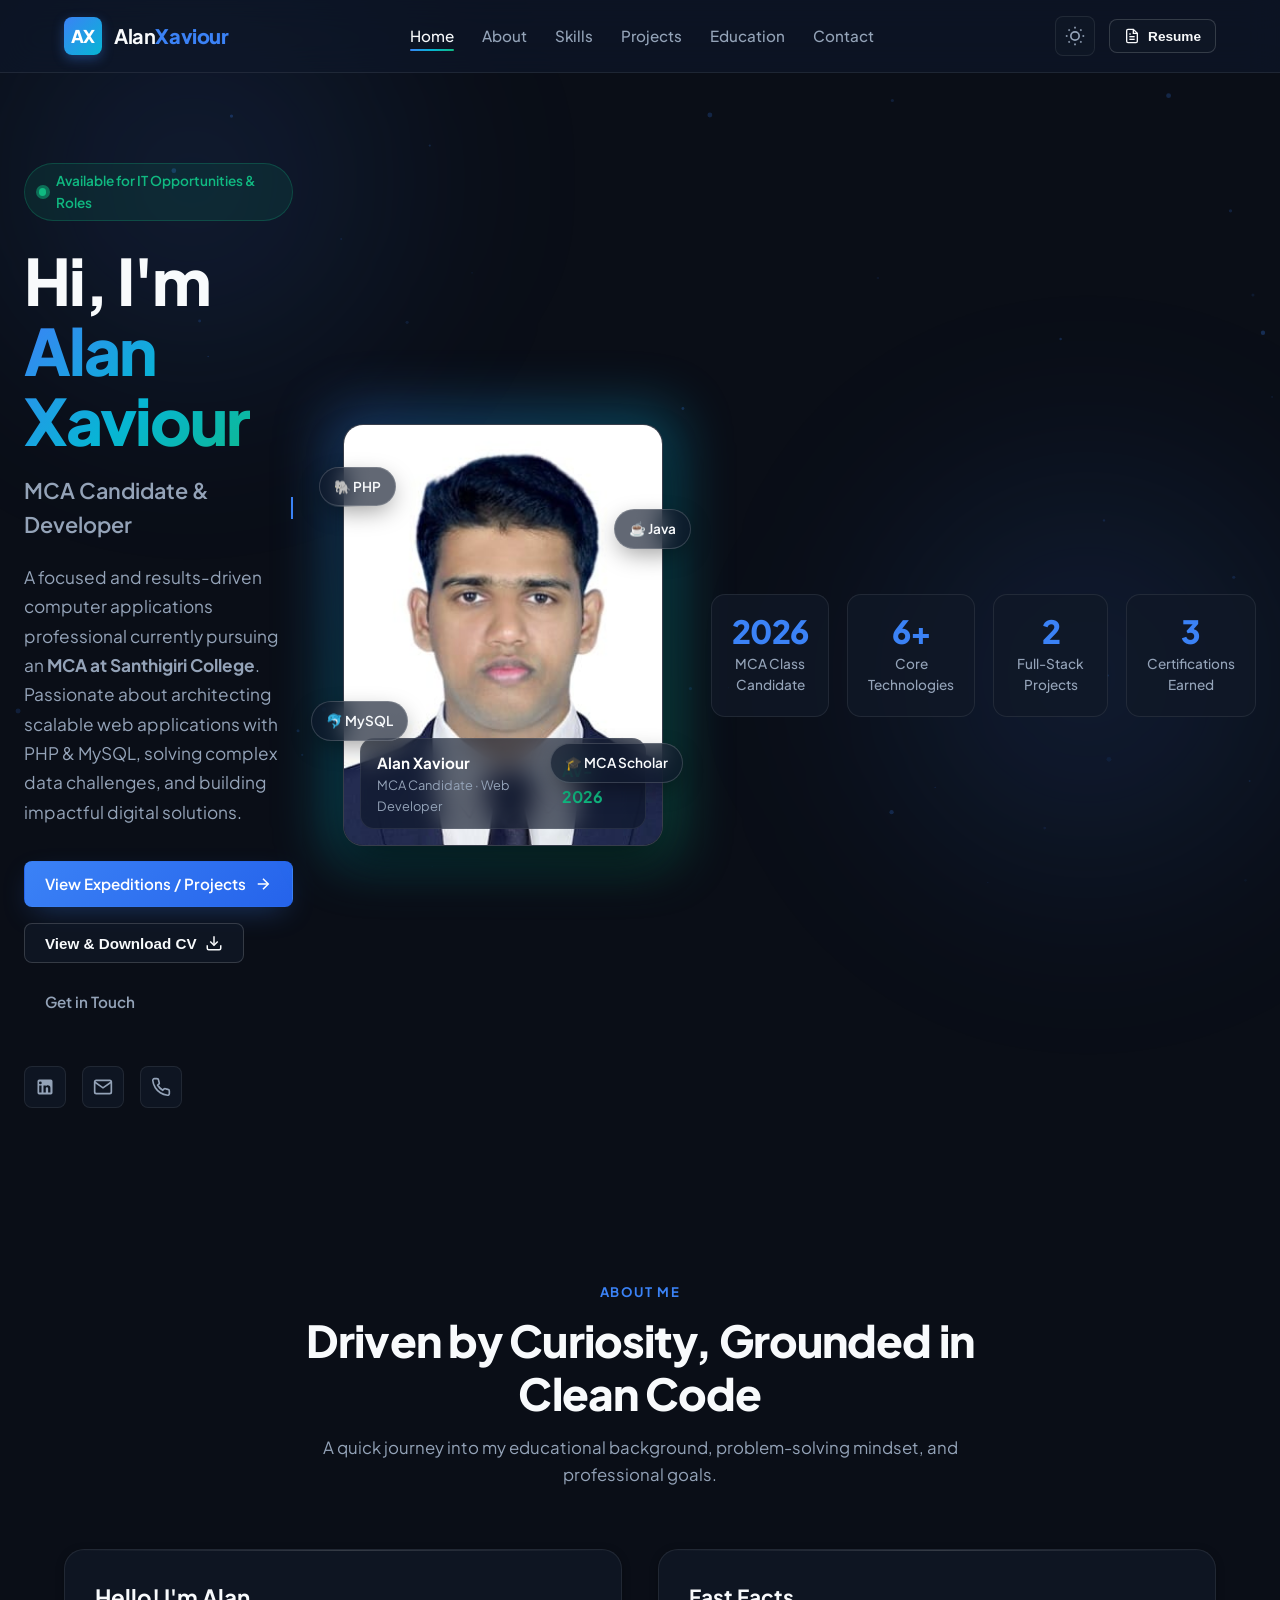
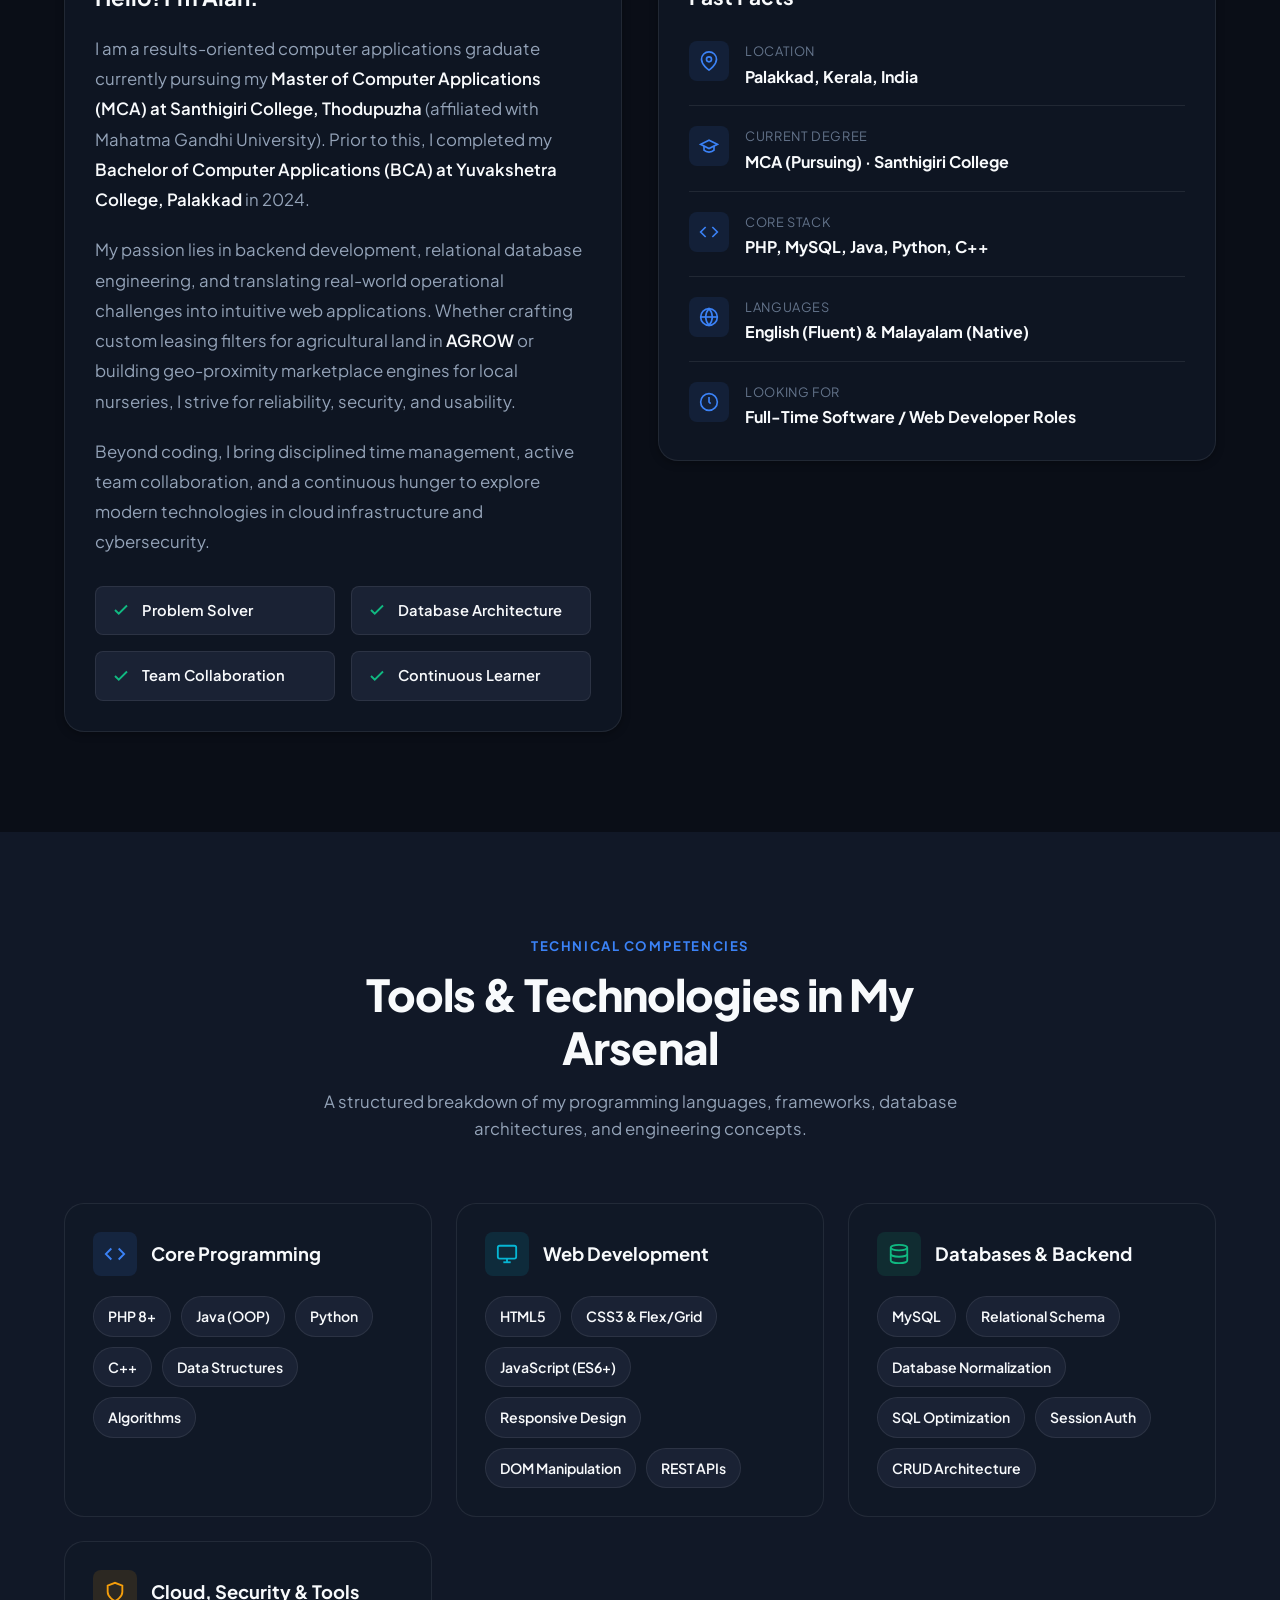
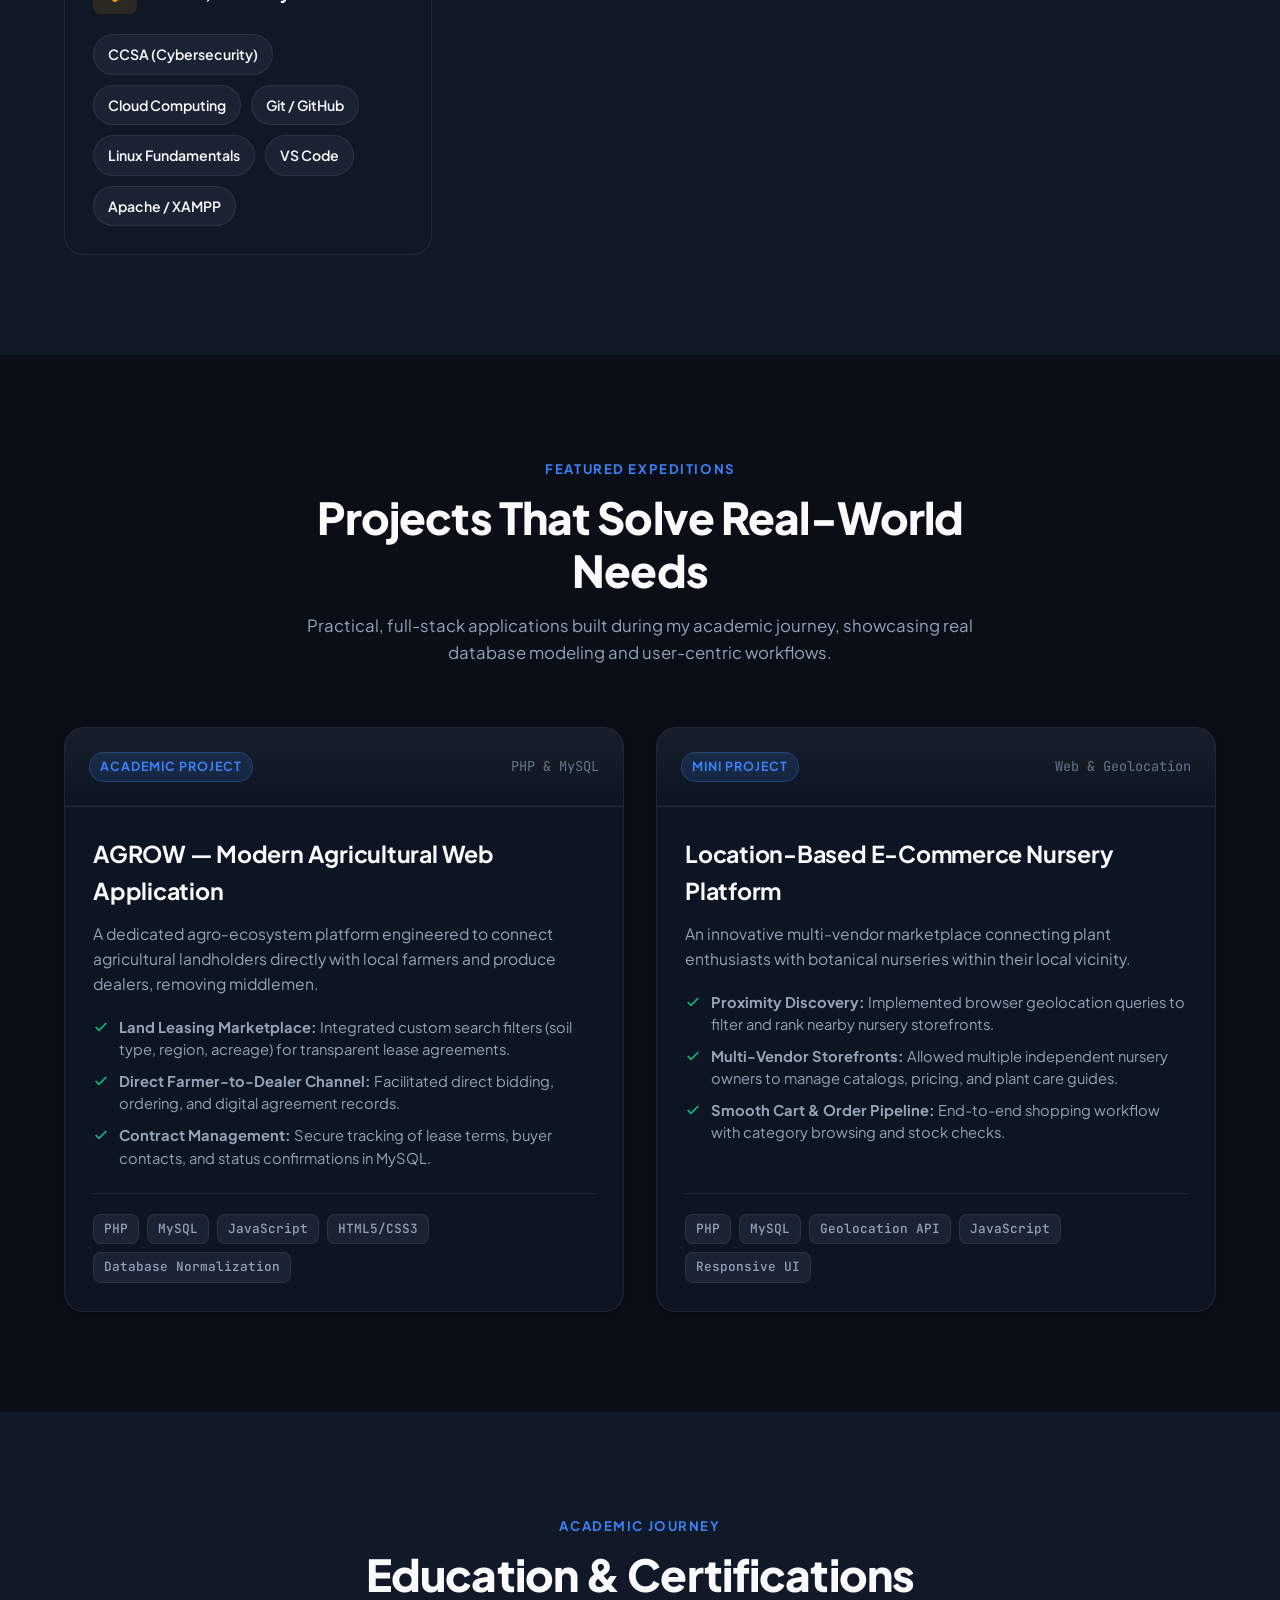
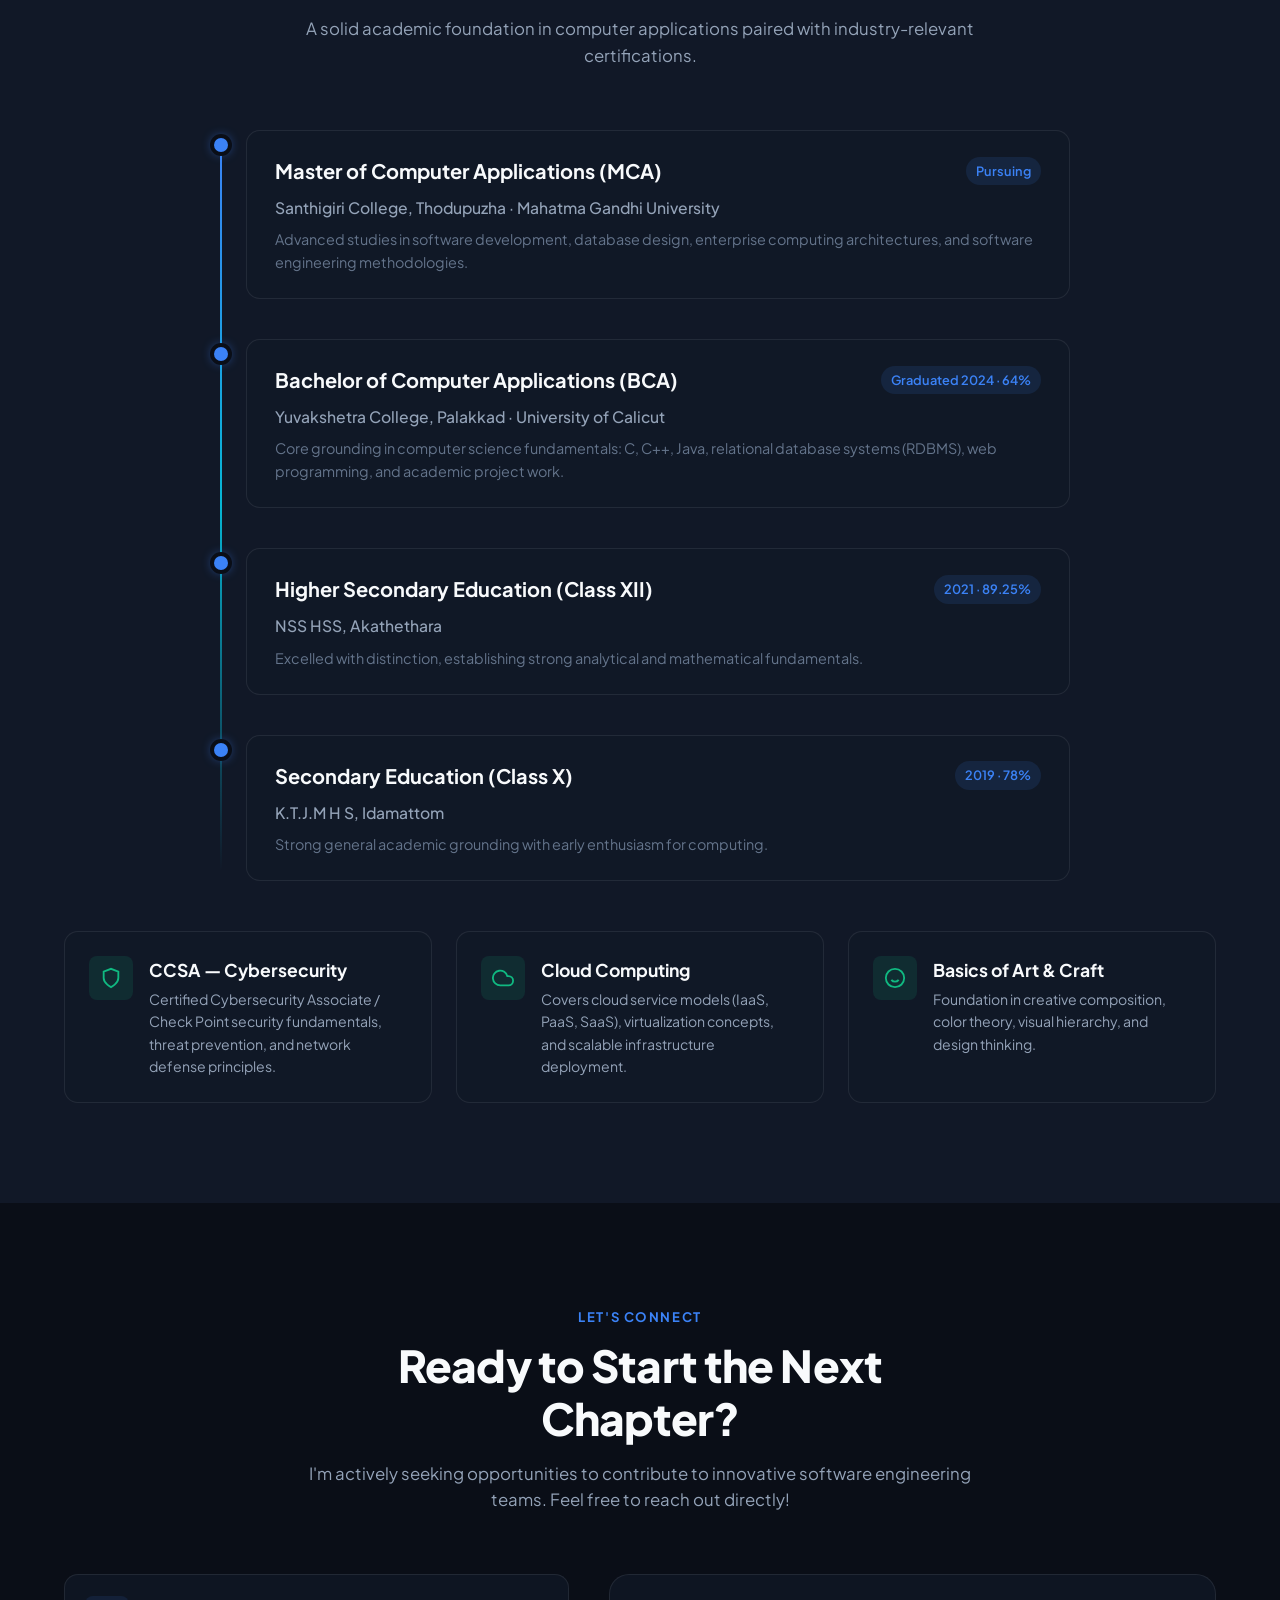
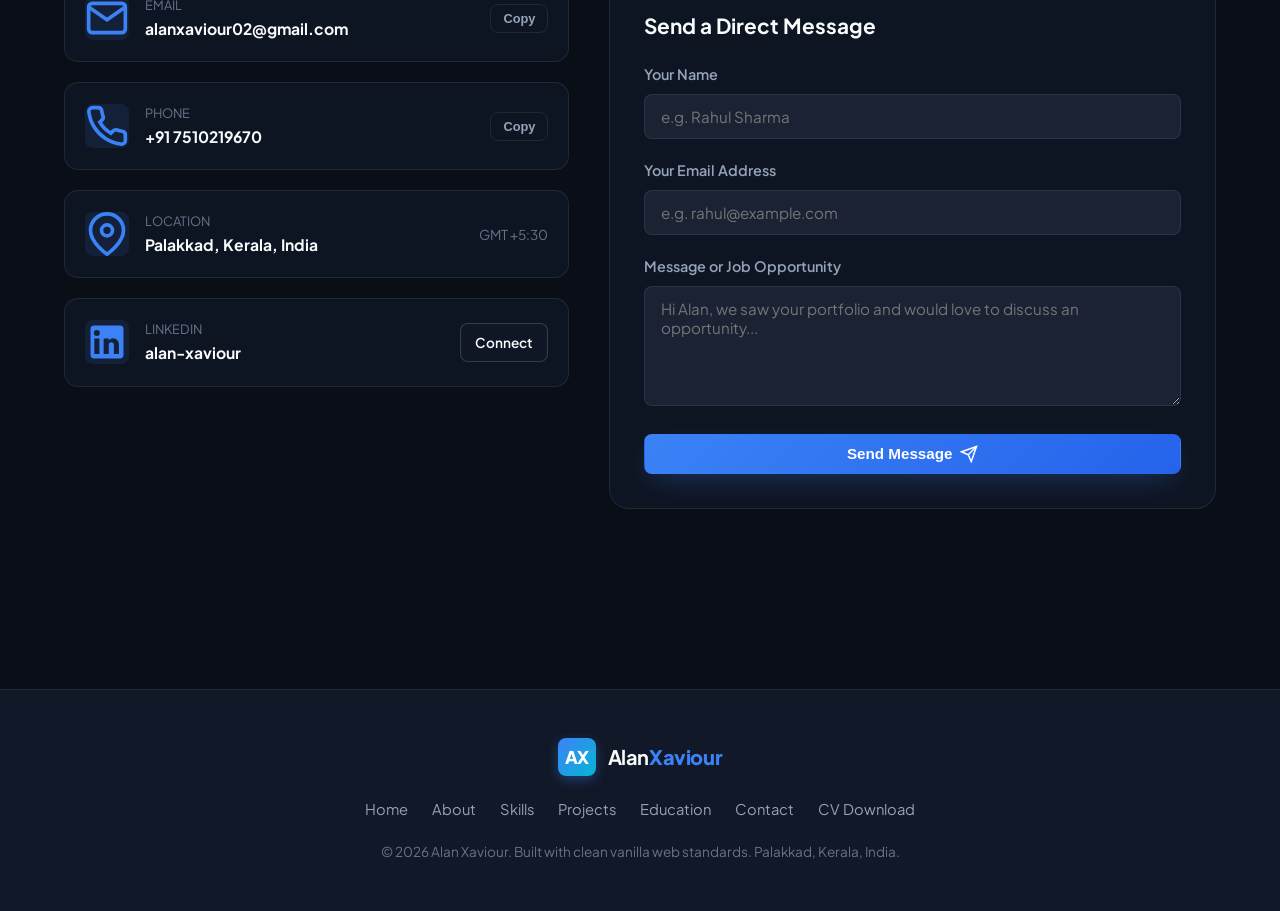
<file: index.html>
<!DOCTYPE html>
<html lang="en" data-theme="dark">
<head>
  <meta charset="utf-8">
  <meta name="viewport" content="width=device-width, initial-scale=1, viewport-fit=cover">
  <title>Alan Xaviour — Computer Applications Professional & Web Developer</title>
  <meta name="description" content="Official portfolio of Alan Xaviour — MCA student, web developer, and software builder from Palakkad, India. Experienced in PHP, MySQL, Java, Python, and modern web applications.">
  <meta name="keywords" content="Alan Xaviour, Alan, Web Developer, MCA, PHP Developer, MySQL, Palakkad, Kerala, Portfolio">
  <meta name="author" content="Alan Xaviour">
  <meta name="theme-color" content="#0a0e17">

  <!-- Open Graph / Meta -->
  <meta property="og:title" content="Alan Xaviour — Web Developer Portfolio">
  <meta property="og:description" content="Explore the projects, technical skills, and background of Alan Xaviour.">
  <meta property="og:type" content="website">

  <!-- Favicon -->
  <link rel="icon" type="image/svg+xml" href="assets/logo.svg">

  <!-- Google Fonts: Plus Jakarta Sans & JetBrains Mono -->
  <link rel="preconnect" href="https://fonts.googleapis.com">
  <link rel="preconnect" href="https://fonts.gstatic.com" crossorigin>
  <link href="https://fonts.googleapis.com/css2?family=JetBrains+Mono:wght@400;500;600&family=Plus+Jakarta+Sans:wght@300;400;500;600;700;800&display=swap" rel="stylesheet">

  <!-- Custom Stylesheet -->
  <link rel="stylesheet" href="css/style.css">
</head>
<body>

  <!-- Background Ambient Particles Canvas -->
  <canvas id="ambient-canvas"></canvas>
  <div class="mesh-glow" style="top: 20%; left: 15%;"></div>
  <div class="mesh-glow" style="top: 75%; left: 85%;"></div>

  <!-- Navigation Bar -->
  <header class="navbar">
    <div class="container nav-container">
      <a href="#home" class="brand" aria-label="Alan Xaviour Home">
        <div class="brand-icon">AX</div>
        <span>Alan<b>Xaviour</b></span>
      </a>

      <ul class="nav-links" id="nav-links">
        <li><a href="#home" class="active">Home</a></li>
        <li><a href="#about">About</a></li>
        <li><a href="#skills">Skills</a></li>
        <li><a href="#projects">Projects</a></li>
        <li><a href="#education">Education</a></li>
        <li><a href="#contact">Contact</a></li>
      </ul>

      <div class="nav-actions">
        <!-- Theme Toggle -->
        <button class="theme-btn" id="theme-toggle" aria-label="Toggle theme" title="Toggle dark/light mode">
          <svg class="sun-icon" viewBox="0 0 24 24" fill="none" stroke="currentColor" stroke-width="2"><circle cx="12" cy="12" r="5"></circle><line x1="12" y1="1" x2="12" y2="3"></line><line x1="12" y1="21" x2="12" y2="23"></line><line x1="4.22" y1="4.22" x2="5.64" y2="5.64"></line><line x1="18.36" y1="18.36" x2="19.78" y2="19.78"></line><line x1="1" y1="12" x2="3" y2="12"></line><line x1="21" y1="12" x2="23" y2="12"></line><line x1="4.22" y1="19.78" x2="5.64" y2="18.36"></line><line x1="18.36" y1="5.64" x2="19.78" y2="4.22"></line></svg>
          <svg class="moon-icon" viewBox="0 0 24 24" fill="none" stroke="currentColor" stroke-width="2"><path d="M21 12.79A9 9 0 1 1 11.21 3 7 7 0 0 0 21 12.79z"></path></svg>
        </button>

        <!-- Resume Modal Trigger -->
        <button class="btn btn-secondary btn-sm" data-open-resume>
          <svg width="16" height="16" viewBox="0 0 24 24" fill="none" stroke="currentColor" stroke-width="2"><path d="M14 2H6a2 2 0 0 0-2 2v16a2 2 0 0 0 2 2h12a2 2 0 0 0 2-2V8z"></path><polyline points="14 2 14 8 20 8"></polyline><line x1="16" y1="13" x2="8" y2="13"></line><line x1="16" y1="17" x2="8" y2="17"></line><polyline points="10 9 9 9 8 9"></polyline></svg>
          Resume
        </button>

        <!-- Mobile Menu Toggle -->
        <button class="mobile-toggle" id="mobile-toggle" aria-label="Open navigation menu">
          <svg width="24" height="24" viewBox="0 0 24 24" fill="none" stroke="currentColor" stroke-width="2"><line x1="3" y1="12" x2="21" y2="12"></line><line x1="3" y1="6" x2="21" y2="6"></line><line x1="3" y1="18" x2="21" y2="18"></line></svg>
        </button>
      </div>
    </div>
  </header>

  <main>
    <!-- ==================== HERO SECTION ==================== -->
    <section class="hero-section" id="home">
      <div class="container hero-grid">
        <div class="hero-content">
          <div class="hero-status-pill">
            <span class="status-dot"></span>
            Available for IT Opportunities & Roles
          </div>

          <h1 class="hero-title">
            Hi, I'm <span class="gradient-text">Alan Xaviour</span>
          </h1>

          <div class="hero-subtitle">
            <span id="typed-text"></span>
            <span class="typing-cursor"></span>
          </div>

          <p class="hero-description">
            A focused and results-driven computer applications professional currently pursuing an <strong>MCA at Santhigiri College</strong>. Passionate about architecting scalable web applications with PHP &amp; MySQL, solving complex data challenges, and building impactful digital solutions.
          </p>

          <div class="hero-actions">
            <a href="#projects" class="btn btn-primary">
              View Expeditions / Projects
              <svg width="18" height="18" viewBox="0 0 24 24" fill="none" stroke="currentColor" stroke-width="2"><line x1="5" y1="12" x2="19" y2="12"></line><polyline points="12 5 19 12 12 19"></polyline></svg>
            </a>
            <button class="btn btn-secondary" data-open-resume>
              View &amp; Download CV
              <svg width="18" height="18" viewBox="0 0 24 24" fill="none" stroke="currentColor" stroke-width="2"><path d="M21 15v4a2 2 0 0 1-2 2H5a2 2 0 0 1-2-2v-4"></path><polyline points="7 10 12 15 17 10"></polyline><line x1="12" y1="15" x2="12" y2="3"></line></svg>
            </button>
            <a href="#contact" class="btn btn-ghost">Get in Touch</a>
          </div>

          <div class="hero-socials">
            <a href="https://www.linkedin.com/in/alan-xaviour" target="_blank" rel="noopener noreferrer" class="social-link" title="LinkedIn Profile">
              <svg viewBox="0 0 24 24" fill="currentColor"><path d="M19 3a2 2 0 0 1 2 2v14a2 2 0 0 1-2 2H5a2 2 0 0 1-2-2V5a2 2 0 0 1 2-2h14m-.5 15.5v-5.3a3.26 3.26 0 0 0-3.26-3.26c-.85 0-1.84.52-2.28 1.3v-1.11h-2.79v8.37h2.79v-4.93c0-.77.62-1.4 1.39-1.4a1.4 1.4 0 0 1 1.4 1.4v4.93h2.75M6.46 8.76a1.64 1.64 0 1 0-.01-3.28 1.64 1.64 0 0 0 .01 3.28m1.39 9.74v-8.37H5.07v8.37h2.78z"/></svg>
            </a>
            <a href="mailto:alanxaviour02@gmail.com" class="social-link" title="Send Email">
              <svg viewBox="0 0 24 24" fill="none" stroke="currentColor" stroke-width="2"><path d="M4 4h16c1.1 0 2 .9 2 2v12c0 1.1-.9 2-2 2H4c-1.1 0-2-.9-2-2V6c0-1.1.9-2 2-2z"></path><polyline points="22,6 12,13 2,6"></polyline></svg>
            </a>
            <a href="tel:+917510219670" class="social-link" title="Call Phone">
              <svg viewBox="0 0 24 24" fill="none" stroke="currentColor" stroke-width="2"><path d="M22 16.92v3a2 2 0 0 1-2.18 2 19.79 19.79 0 0 1-8.63-3.07 19.5 19.5 0 0 1-6-6 19.79 19.79 0 0 1-3.07-8.67A2 2 0 0 1 4.11 2h3a2 2 0 0 1 2 1.72 12.84 12.84 0 0 0 .7 2.81 2 2 0 0 1-.45 2.11L8.09 9.91a16 16 0 0 0 6 6l1.27-1.27a2 2 0 0 1 2.11-.45 12.84 12.84 0 0 0 2.81.7A2 2 0 0 1 22 16.92z"></path></svg>
            </a>
          </div>
        </div>

        <!-- Hero Portrait with floating badges -->
        <div class="hero-visual">
          <div class="portrait-wrapper">
            <div class="portrait-glow"></div>
            <div class="portrait-card">
              <img src="assets/alan.jpg" alt="Alan Xaviour portrait" width="320" height="420" loading="eager">
              <div class="portrait-badge">
                <div>
                  <div class="name">Alan Xaviour</div>
                  <div class="role">MCA Candidate · Web Developer</div>
                </div>
                <span style="color:var(--accent-emerald);font-weight:700;">AV-2026</span>
              </div>
            </div>

            <!-- Floating Tech Chips -->
            <div class="floating-chip chip-php">🐘 PHP</div>
            <div class="floating-chip chip-mysql">🐬 MySQL</div>
            <div class="floating-chip chip-java">☕ Java</div>
            <div class="floating-chip chip-mca">🎓 MCA Scholar</div>
          </div>
        </div>
      </div>

      <!-- Quick Stats Counter Row -->
      <div class="container" id="stats-row">
        <div class="stats-banner">
          <div class="stat-box">
            <div class="stat-number" data-target="2026">2026</div>
            <div class="stat-label">MCA Class Candidate</div>
          </div>
          <div class="stat-box">
            <div class="stat-number" data-target="6" data-suffix="+">0</div>
            <div class="stat-label">Core Technologies</div>
          </div>
          <div class="stat-box">
            <div class="stat-number" data-target="2">0</div>
            <div class="stat-label">Full-Stack Projects</div>
          </div>
          <div class="stat-box">
            <div class="stat-number" data-target="3">0</div>
            <div class="stat-label">Certifications Earned</div>
          </div>
        </div>
      </div>
    </section>

    <!-- ==================== ABOUT SECTION ==================== -->
    <section class="section" id="about">
      <div class="container">
        <div class="section-header">
          <span class="section-tag">About Me</span>
          <h2 class="section-title">Driven by Curiosity, Grounded in <span class="gradient-text">Clean Code</span></h2>
          <p class="section-description">A quick journey into my educational background, problem-solving mindset, and professional goals.</p>
        </div>

        <div class="about-grid">
          <div class="about-text glass-card">
            <h3 style="font-size:1.4rem;font-weight:700;margin-bottom:18px;">Hello! I'm Alan.</h3>
            <p>
              I am a results-oriented computer applications graduate currently pursuing my <strong>Master of Computer Applications (MCA) at Santhigiri College, Thodupuzha</strong> (affiliated with Mahatma Gandhi University). Prior to this, I completed my <strong>Bachelor of Computer Applications (BCA) at Yuvakshetra College, Palakkad</strong> in 2024.
            </p>
            <p>
              My passion lies in backend development, relational database engineering, and translating real-world operational challenges into intuitive web applications. Whether crafting custom leasing filters for agricultural land in <strong>AGROW</strong> or building geo-proximity marketplace engines for local nurseries, I strive for reliability, security, and usability.
            </p>
            <p>
              Beyond coding, I bring disciplined time management, active team collaboration, and a continuous hunger to explore modern technologies in cloud infrastructure and cybersecurity.
            </p>

            <div class="traits-grid">
              <div class="trait-item">
                <svg viewBox="0 0 24 24" fill="none" stroke="currentColor" stroke-width="2.5"><polyline points="20 6 9 17 4 12"></polyline></svg>
                Problem Solver
              </div>
              <div class="trait-item">
                <svg viewBox="0 0 24 24" fill="none" stroke="currentColor" stroke-width="2.5"><polyline points="20 6 9 17 4 12"></polyline></svg>
                Database Architecture
              </div>
              <div class="trait-item">
                <svg viewBox="0 0 24 24" fill="none" stroke="currentColor" stroke-width="2.5"><polyline points="20 6 9 17 4 12"></polyline></svg>
                Team Collaboration
              </div>
              <div class="trait-item">
                <svg viewBox="0 0 24 24" fill="none" stroke="currentColor" stroke-width="2.5"><polyline points="20 6 9 17 4 12"></polyline></svg>
                Continuous Learner
              </div>
            </div>
          </div>

          <div class="quick-facts-card glass-card">
            <h3 style="font-size:1.3rem;font-weight:700;margin-bottom:8px;">Fast Facts</h3>
            
            <div class="fact-row">
              <div class="fact-icon">
                <svg viewBox="0 0 24 24" fill="none" stroke="currentColor" stroke-width="2"><path d="M21 10c0 7-9 13-9 13s-9-6-9-13a9 9 0 0 1 18 0z"></path><circle cx="12" cy="10" r="3"></circle></svg>
              </div>
              <div class="fact-content">
                <small>Location</small>
                <strong>Palakkad, Kerala, India</strong>
              </div>
            </div>

            <div class="fact-row">
              <div class="fact-icon">
                <svg viewBox="0 0 24 24" fill="none" stroke="currentColor" stroke-width="2"><path d="M22 10 12 5 2 10l10 5 10-5z"></path><path d="M6 12v5c3 3 9 3 12 0v-5"></path></svg>
              </div>
              <div class="fact-content">
                <small>Current Degree</small>
                <strong>MCA (Pursuing) · Santhigiri College</strong>
              </div>
            </div>

            <div class="fact-row">
              <div class="fact-icon">
                <svg viewBox="0 0 24 24" fill="none" stroke="currentColor" stroke-width="2"><polyline points="16 18 22 12 16 6"></polyline><polyline points="8 6 2 12 8 18"></polyline></svg>
              </div>
              <div class="fact-content">
                <small>Core Stack</small>
                <strong>PHP, MySQL, Java, Python, C++</strong>
              </div>
            </div>

            <div class="fact-row">
              <div class="fact-icon">
                <svg viewBox="0 0 24 24" fill="none" stroke="currentColor" stroke-width="2"><circle cx="12" cy="12" r="10"></circle><line x1="2" y1="12" x2="22" y2="12"></line><path d="M12 2a15.3 15.3 0 0 1 4 10 15.3 15.3 0 0 1-4 10 15.3 15.3 0 0 1-4-10 15.3 15.3 0 0 1 4-10z"></path></svg>
              </div>
              <div class="fact-content">
                <small>Languages</small>
                <strong>English (Fluent) &amp; Malayalam (Native)</strong>
              </div>
            </div>

            <div class="fact-row">
              <div class="fact-icon">
                <svg viewBox="0 0 24 24" fill="none" stroke="currentColor" stroke-width="2"><circle cx="12" cy="12" r="10"></circle><polyline points="12 6 12 12 14 14"></polyline></svg>
              </div>
              <div class="fact-content">
                <small>Looking For</small>
                <strong>Full-Time Software / Web Developer Roles</strong>
              </div>
            </div>
          </div>
        </div>
      </div>
    </section>

    <!-- ==================== SKILLS SECTION ==================== -->
    <section class="section" id="skills" style="background: var(--bg-secondary);">
      <div class="container">
        <div class="section-header">
          <span class="section-tag">Technical Competencies</span>
          <h2 class="section-title">Tools &amp; Technologies in My <span class="gradient-text">Arsenal</span></h2>
          <p class="section-description">A structured breakdown of my programming languages, frameworks, database architectures, and engineering concepts.</p>
        </div>

        <div class="skills-categories">
          <!-- Category 1 -->
          <div class="skill-category-card">
            <div class="category-header">
              <div class="category-icon cat-blue">
                <svg width="22" height="22" viewBox="0 0 24 24" fill="none" stroke="currentColor" stroke-width="2"><polyline points="16 18 22 12 16 6"></polyline><polyline points="8 6 2 12 8 18"></polyline></svg>
              </div>
              <h3 class="category-title">Core Programming</h3>
            </div>
            <div class="skill-badges-list">
              <span class="skill-pill">PHP 8+</span>
              <span class="skill-pill">Java (OOP)</span>
              <span class="skill-pill">Python</span>
              <span class="skill-pill">C++</span>
              <span class="skill-pill">Data Structures</span>
              <span class="skill-pill">Algorithms</span>
            </div>
          </div>

          <!-- Category 2 -->
          <div class="skill-category-card">
            <div class="category-header">
              <div class="category-icon cat-cyan">
                <svg width="22" height="22" viewBox="0 0 24 24" fill="none" stroke="currentColor" stroke-width="2"><rect x="2" y="3" width="20" height="14" rx="2" ry="2"></rect><line x1="8" y1="21" x2="16" y2="21"></line><line x1="12" y1="17" x2="12" y2="21"></line></svg>
              </div>
              <h3 class="category-title">Web Development</h3>
            </div>
            <div class="skill-badges-list">
              <span class="skill-pill">HTML5</span>
              <span class="skill-pill">CSS3 &amp; Flex/Grid</span>
              <span class="skill-pill">JavaScript (ES6+)</span>
              <span class="skill-pill">Responsive Design</span>
              <span class="skill-pill">DOM Manipulation</span>
              <span class="skill-pill">REST APIs</span>
            </div>
          </div>

          <!-- Category 3 -->
          <div class="skill-category-card">
            <div class="category-header">
              <div class="category-icon cat-emerald">
                <svg width="22" height="22" viewBox="0 0 24 24" fill="none" stroke="currentColor" stroke-width="2"><ellipse cx="12" cy="5" rx="9" ry="3"></ellipse><path d="M21 12c0 1.66-4 3-9 3s-9-1.34-9-3"></path><path d="M3 5v14c0 1.66 4 3 9 3s9-1.34 9-3V5"></path></svg>
              </div>
              <h3 class="category-title">Databases &amp; Backend</h3>
            </div>
            <div class="skill-badges-list">
              <span class="skill-pill">MySQL</span>
              <span class="skill-pill">Relational Schema</span>
              <span class="skill-pill">Database Normalization</span>
              <span class="skill-pill">SQL Optimization</span>
              <span class="skill-pill">Session Auth</span>
              <span class="skill-pill">CRUD Architecture</span>
            </div>
          </div>

          <!-- Category 4 -->
          <div class="skill-category-card">
            <div class="category-header">
              <div class="category-icon cat-amber">
                <svg width="22" height="22" viewBox="0 0 24 24" fill="none" stroke="currentColor" stroke-width="2"><path d="M12 22s8-4 8-10V5l-8-3-8 3v7c0 6 8 10 8 10z"></path></svg>
              </div>
              <h3 class="category-title">Cloud, Security &amp; Tools</h3>
            </div>
            <div class="skill-badges-list">
              <span class="skill-pill">CCSA (Cybersecurity)</span>
              <span class="skill-pill">Cloud Computing</span>
              <span class="skill-pill">Git / GitHub</span>
              <span class="skill-pill">Linux Fundamentals</span>
              <span class="skill-pill">VS Code</span>
              <span class="skill-pill">Apache / XAMPP</span>
            </div>
          </div>
        </div>
      </div>
    </section>

    <!-- ==================== PROJECTS SECTION ==================== -->
    <section class="section" id="projects">
      <div class="container">
        <div class="section-header">
          <span class="section-tag">Featured Expeditions</span>
          <h2 class="section-title">Projects That Solve <span class="gradient-text">Real-World Needs</span></h2>
          <p class="section-description">Practical, full-stack applications built during my academic journey, showcasing real database modeling and user-centric workflows.</p>
        </div>

        <div class="projects-grid">
          <!-- Project 1 -->
          <article class="project-card">
            <div class="project-header-bar">
              <span class="project-kind-badge">Academic Project</span>
              <span style="font-family:var(--font-mono);font-size:0.85rem;color:var(--text-muted);">PHP &amp; MySQL</span>
            </div>
            <div class="project-body">
              <h3 class="project-name">AGROW — Modern Agricultural Web Application</h3>
              <p class="project-lead">
                A dedicated agro-ecosystem platform engineered to connect agricultural landholders directly with local farmers and produce dealers, removing middlemen.
              </p>
              <ul class="project-features">
                <li>
                  <svg viewBox="0 0 24 24" fill="none" stroke="currentColor" stroke-width="2.5"><polyline points="20 6 9 17 4 12"></polyline></svg>
                  <span><strong>Land Leasing Marketplace:</strong> Integrated custom search filters (soil type, region, acreage) for transparent lease agreements.</span>
                </li>
                <li>
                  <svg viewBox="0 0 24 24" fill="none" stroke="currentColor" stroke-width="2.5"><polyline points="20 6 9 17 4 12"></polyline></svg>
                  <span><strong>Direct Farmer-to-Dealer Channel:</strong> Facilitated direct bidding, ordering, and digital agreement records.</span>
                </li>
                <li>
                  <svg viewBox="0 0 24 24" fill="none" stroke="currentColor" stroke-width="2.5"><polyline points="20 6 9 17 4 12"></polyline></svg>
                  <span><strong>Contract Management:</strong> Secure tracking of lease terms, buyer contacts, and status confirmations in MySQL.</span>
                </li>
              </ul>
              <div class="project-stack-wrap">
                <span class="stack-tag">PHP</span>
                <span class="stack-tag">MySQL</span>
                <span class="stack-tag">JavaScript</span>
                <span class="stack-tag">HTML5/CSS3</span>
                <span class="stack-tag">Database Normalization</span>
              </div>
            </div>
          </article>

          <!-- Project 2 -->
          <article class="project-card">
            <div class="project-header-bar">
              <span class="project-kind-badge">Mini Project</span>
              <span style="font-family:var(--font-mono);font-size:0.85rem;color:var(--text-muted);">Web &amp; Geolocation</span>
            </div>
            <div class="project-body">
              <h3 class="project-name">Location-Based E-Commerce Nursery Platform</h3>
              <p class="project-lead">
                An innovative multi-vendor marketplace connecting plant enthusiasts with botanical nurseries within their local vicinity.
              </p>
              <ul class="project-features">
                <li>
                  <svg viewBox="0 0 24 24" fill="none" stroke="currentColor" stroke-width="2.5"><polyline points="20 6 9 17 4 12"></polyline></svg>
                  <span><strong>Proximity Discovery:</strong> Implemented browser geolocation queries to filter and rank nearby nursery storefronts.</span>
                </li>
                <li>
                  <svg viewBox="0 0 24 24" fill="none" stroke="currentColor" stroke-width="2.5"><polyline points="20 6 9 17 4 12"></polyline></svg>
                  <span><strong>Multi-Vendor Storefronts:</strong> Allowed multiple independent nursery owners to manage catalogs, pricing, and plant care guides.</span>
                </li>
                <li>
                  <svg viewBox="0 0 24 24" fill="none" stroke="currentColor" stroke-width="2.5"><polyline points="20 6 9 17 4 12"></polyline></svg>
                  <span><strong>Smooth Cart &amp; Order Pipeline:</strong> End-to-end shopping workflow with category browsing and stock checks.</span>
                </li>
              </ul>
              <div class="project-stack-wrap">
                <span class="stack-tag">PHP</span>
                <span class="stack-tag">MySQL</span>
                <span class="stack-tag">Geolocation API</span>
                <span class="stack-tag">JavaScript</span>
                <span class="stack-tag">Responsive UI</span>
              </div>
            </div>
          </article>
        </div>
      </div>
    </section>

    <!-- ==================== EDUCATION & CERTS SECTION ==================== -->
    <section class="section" id="education" style="background: var(--bg-secondary);">
      <div class="container">
        <div class="section-header">
          <span class="section-tag">Academic Journey</span>
          <h2 class="section-title">Education &amp; <span class="gradient-text">Certifications</span></h2>
          <p class="section-description">A solid academic foundation in computer applications paired with industry-relevant certifications.</p>
        </div>

        <div class="timeline">
          <!-- MCA -->
          <div class="timeline-item">
            <div class="timeline-dot"></div>
            <div class="timeline-card">
              <div class="timeline-meta">
                <div class="timeline-degree">Master of Computer Applications (MCA)</div>
                <span class="timeline-badge">Pursuing</span>
              </div>
              <div class="timeline-institution">Santhigiri College, Thodupuzha · Mahatma Gandhi University</div>
              <div class="timeline-details">
                Advanced studies in software development, database design, enterprise computing architectures, and software engineering methodologies.
              </div>
            </div>
          </div>

          <!-- BCA -->
          <div class="timeline-item">
            <div class="timeline-dot"></div>
            <div class="timeline-card">
              <div class="timeline-meta">
                <div class="timeline-degree">Bachelor of Computer Applications (BCA)</div>
                <span class="timeline-badge">Graduated 2024 · 64%</span>
              </div>
              <div class="timeline-institution">Yuvakshetra College, Palakkad · University of Calicut</div>
              <div class="timeline-details">
                Core grounding in computer science fundamentals: C, C++, Java, relational database systems (RDBMS), web programming, and academic project work.
              </div>
            </div>
          </div>

          <!-- Class XII -->
          <div class="timeline-item">
            <div class="timeline-dot"></div>
            <div class="timeline-card">
              <div class="timeline-meta">
                <div class="timeline-degree">Higher Secondary Education (Class XII)</div>
                <span class="timeline-badge">2021 · 89.25%</span>
              </div>
              <div class="timeline-institution">NSS HSS, Akathethara</div>
              <div class="timeline-details">
                Excelled with distinction, establishing strong analytical and mathematical fundamentals.
              </div>
            </div>
          </div>

          <!-- Class X -->
          <div class="timeline-item">
            <div class="timeline-dot"></div>
            <div class="timeline-card">
              <div class="timeline-meta">
                <div class="timeline-degree">Secondary Education (Class X)</div>
                <span class="timeline-badge">2019 · 78%</span>
              </div>
              <div class="timeline-institution">K.T.J.M H S, Idamattom</div>
              <div class="timeline-details">
                Strong general academic grounding with early enthusiasm for computing.
              </div>
            </div>
          </div>
        </div>

        <!-- Certifications -->
        <div class="certs-grid">
          <div class="cert-card">
            <div class="cert-icon">
              <svg width="22" height="22" viewBox="0 0 24 24" fill="none" stroke="currentColor" stroke-width="2"><path d="M12 22s8-4 8-10V5l-8-3-8 3v7c0 6 8 10 8 10z"></path></svg>
            </div>
            <div class="cert-info">
              <h4>CCSA — Cybersecurity</h4>
              <p>Certified Cybersecurity Associate / Check Point security fundamentals, threat prevention, and network defense principles.</p>
            </div>
          </div>

          <div class="cert-card">
            <div class="cert-icon">
              <svg width="22" height="22" viewBox="0 0 24 24" fill="none" stroke="currentColor" stroke-width="2"><path d="M18 10h-1.26A8 8 0 1 0 9 20h9a5 5 0 0 0 0-10z"></path></svg>
            </div>
            <div class="cert-info">
              <h4>Cloud Computing</h4>
              <p>Covers cloud service models (IaaS, PaaS, SaaS), virtualization concepts, and scalable infrastructure deployment.</p>
            </div>
          </div>

          <div class="cert-card">
            <div class="cert-icon">
              <svg width="22" height="22" viewBox="0 0 24 24" fill="none" stroke="currentColor" stroke-width="2"><circle cx="12" cy="12" r="10"></circle><path d="M8 14s1.5 2 4 2 4-2 4-2"></path><line x1="9" y1="9" x2="9.01" y2="9"></line><line x1="15" y1="9" x2="15.01" y2="9"></line></svg>
            </div>
            <div class="cert-info">
              <h4>Basics of Art &amp; Craft</h4>
              <p>Foundation in creative composition, color theory, visual hierarchy, and design thinking.</p>
            </div>
          </div>
        </div>
      </div>
    </section>

    <!-- ==================== CONTACT SECTION ==================== -->
    <section class="section" id="contact">
      <div class="container">
        <div class="section-header">
          <span class="section-tag">Let's Connect</span>
          <h2 class="section-title">Ready to Start the <span class="gradient-text">Next Chapter?</span></h2>
          <p class="section-description">I'm actively seeking opportunities to contribute to innovative software engineering teams. Feel free to reach out directly!</p>
        </div>

        <div class="contact-grid">
          <!-- Contact Direct Info -->
          <div class="contact-info-list">
            <div class="contact-card-item">
              <div class="contact-item-left">
                <div class="contact-icon-box">
                  <svg viewBox="0 0 24 24" fill="none" stroke="currentColor" stroke-width="2"><path d="M4 4h16c1.1 0 2 .9 2 2v12c0 1.1-.9 2-2 2H4c-1.1 0-2-.9-2-2V6c0-1.1.9-2 2-2z"></path><polyline points="22,6 12,13 2,6"></polyline></svg>
                </div>
                <div>
                  <small>Email</small>
                  <strong>alanxaviour02@gmail.com</strong>
                </div>
              </div>
              <button class="copy-btn" data-copy="alanxaviour02@gmail.com" title="Copy email address">Copy</button>
            </div>

            <div class="contact-card-item">
              <div class="contact-item-left">
                <div class="contact-icon-box">
                  <svg viewBox="0 0 24 24" fill="none" stroke="currentColor" stroke-width="2"><path d="M22 16.92v3a2 2 0 0 1-2.18 2 19.79 19.79 0 0 1-8.63-3.07 19.5 19.5 0 0 1-6-6 19.79 19.79 0 0 1-3.07-8.67A2 2 0 0 1 4.11 2h3a2 2 0 0 1 2 1.72 12.84 12.84 0 0 0 .7 2.81 2 2 0 0 1-.45 2.11L8.09 9.91a16 16 0 0 0 6 6l1.27-1.27a2 2 0 0 1 2.11-.45 12.84 12.84 0 0 0 2.81.7A2 2 0 0 1 22 16.92z"></path></svg>
                </div>
                <div>
                  <small>Phone</small>
                  <strong>+91 7510219670</strong>
                </div>
              </div>
              <button class="copy-btn" data-copy="+917510219670" title="Copy phone number">Copy</button>
            </div>

            <div class="contact-card-item">
              <div class="contact-item-left">
                <div class="contact-icon-box">
                  <svg viewBox="0 0 24 24" fill="none" stroke="currentColor" stroke-width="2"><path d="M21 10c0 7-9 13-9 13s-9-6-9-13a9 9 0 0 1 18 0z"></path><circle cx="12" cy="10" r="3"></circle></svg>
                </div>
                <div>
                  <small>Location</small>
                  <strong>Palakkad, Kerala, India</strong>
                </div>
              </div>
              <span style="font-size:0.85rem;color:var(--text-muted);">GMT +5:30</span>
            </div>

            <div class="contact-card-item">
              <div class="contact-item-left">
                <div class="contact-icon-box">
                  <svg viewBox="0 0 24 24" fill="currentColor"><path d="M19 3a2 2 0 0 1 2 2v14a2 2 0 0 1-2 2H5a2 2 0 0 1-2-2V5a2 2 0 0 1 2-2h14m-.5 15.5v-5.3a3.26 3.26 0 0 0-3.26-3.26c-.85 0-1.84.52-2.28 1.3v-1.11h-2.79v8.37h2.79v-4.93c0-.77.62-1.4 1.39-1.4a1.4 1.4 0 0 1 1.4 1.4v4.93h2.75M6.46 8.76a1.64 1.64 0 1 0-.01-3.28 1.64 1.64 0 0 0 .01 3.28m1.39 9.74v-8.37H5.07v8.37h2.78z"/></svg>
                </div>
                <div>
                  <small>LinkedIn</small>
                  <strong>alan-xaviour</strong>
                </div>
              </div>
              <a href="https://www.linkedin.com/in/alan-xaviour" target="_blank" rel="noopener noreferrer" class="btn btn-secondary btn-sm">Connect</a>
            </div>
          </div>

          <!-- Interactive Contact Form -->
          <form class="contact-form" id="contact-form">
            <h3 style="font-size:1.3rem;font-weight:700;">Send a Direct Message</h3>
            
            <div class="form-group">
              <label for="form-name">Your Name</label>
              <input type="text" id="form-name" class="form-control" placeholder="e.g. Rahul Sharma" required>
            </div>

            <div class="form-group">
              <label for="form-email">Your Email Address</label>
              <input type="email" id="form-email" class="form-control" placeholder="e.g. rahul@example.com" required>
            </div>

            <div class="form-group">
              <label for="form-message">Message or Job Opportunity</label>
              <textarea id="form-message" class="form-control" placeholder="Hi Alan, we saw your portfolio and would love to discuss an opportunity..." required></textarea>
            </div>

            <button type="submit" class="btn btn-primary" style="margin-top:8px;">
              Send Message
              <svg width="18" height="18" viewBox="0 0 24 24" fill="none" stroke="currentColor" stroke-width="2"><line x1="22" y1="2" x2="11" y2="13"></line><polygon points="22 2 15 22 11 13 2 9 22 2"></polygon></svg>
            </button>
          </form>
        </div>
      </div>
    </section>
  </main>

  <!-- ==================== RESUME MODAL ==================== -->
  <div class="modal-overlay" id="resume-modal" role="dialog" aria-modal="true" aria-labelledby="resume-title">
    <div class="modal-content">
      <div class="modal-header">
        <h3 id="resume-title">Alan Xaviour — Curriculum Vitae</h3>
        <button class="modal-close-btn" data-close-resume aria-label="Close modal">
          <svg width="22" height="22" viewBox="0 0 24 24" fill="none" stroke="currentColor" stroke-width="2"><line x1="18" y1="6" x2="6" y2="18"></line><line x1="6" y1="6" x2="18" y2="18"></line></svg>
        </button>
      </div>
      <div class="modal-body">
        <div style="background:var(--bg-tertiary);border-radius:var(--radius-sm);padding:24px;border:1px solid var(--border-subtle);margin-bottom:20px;">
          <h4 style="font-size:1.2rem;margin-bottom:6px;">Alan Xaviour</h4>
          <p style="color:var(--text-secondary);font-size:0.95rem;margin-bottom:12px;">+91 7510219670 · alanxaviour02@gmail.com · Palakkad, India · LinkedIn: alan-xaviour</p>
          <p style="color:var(--text-secondary);font-size:0.95rem;line-height:1.6;">
            <strong>Professional Summary:</strong> Focused and results-driven computer applications professional seeking an exciting IT role to apply technical skills and contribute to innovative solutions. Passionate about continuous learning, problem solving, and teamwork, with strong time-management and leadership abilities.
          </p>
        </div>

        <div style="text-align:center;padding:20px 0;">
          <p style="color:var(--text-secondary);margin-bottom:16px;">
            The complete verified PDF resume is available for preview and download below:
          </p>
          <a href="assets/Alan_Xaviour_CV.pdf" target="_blank" class="btn btn-primary" download="Alan_Xaviour_CV.pdf">
            <svg width="18" height="18" viewBox="0 0 24 24" fill="none" stroke="currentColor" stroke-width="2"><path d="M21 15v4a2 2 0 0 1-2 2H5a2 2 0 0 1-2-2v-4"></path><polyline points="7 10 12 15 17 10"></polyline><line x1="12" y1="15" x2="12" y2="3"></line></svg>
            Download PDF Resume (Alan_Xaviour_CV.pdf)
          </a>
        </div>
      </div>
      <div class="modal-footer">
        <a href="assets/Alan_Xaviour_CV.pdf" target="_blank" class="btn btn-secondary btn-sm">Open in New Tab</a>
        <button class="btn btn-ghost btn-sm" data-close-resume>Close</button>
      </div>
    </div>
  </div>

  <!-- Toast Notification Container -->
  <div class="toast" id="toast" role="status" aria-live="polite"></div>

  <!-- Footer -->
  <footer class="footer">
    <div class="container footer-content">
      <div class="brand">
        <div class="brand-icon">AX</div>
        <span>Alan<b>Xaviour</b></span>
      </div>

      <ul class="footer-links">
        <li><a href="#home">Home</a></li>
        <li><a href="#about">About</a></li>
        <li><a href="#skills">Skills</a></li>
        <li><a href="#projects">Projects</a></li>
        <li><a href="#education">Education</a></li>
        <li><a href="#contact">Contact</a></li>
        <li><a href="assets/Alan_Xaviour_CV.pdf" target="_blank" download>CV Download</a></li>
      </ul>

      <p class="footer-copyright">
        © 2026 Alan Xaviour. Built with clean vanilla web standards. Palakkad, Kerala, India.
      </p>
    </div>
  </footer>

  <!-- Scripts -->
  <script src="js/main.js"></script>
</body>
</html>
</file>
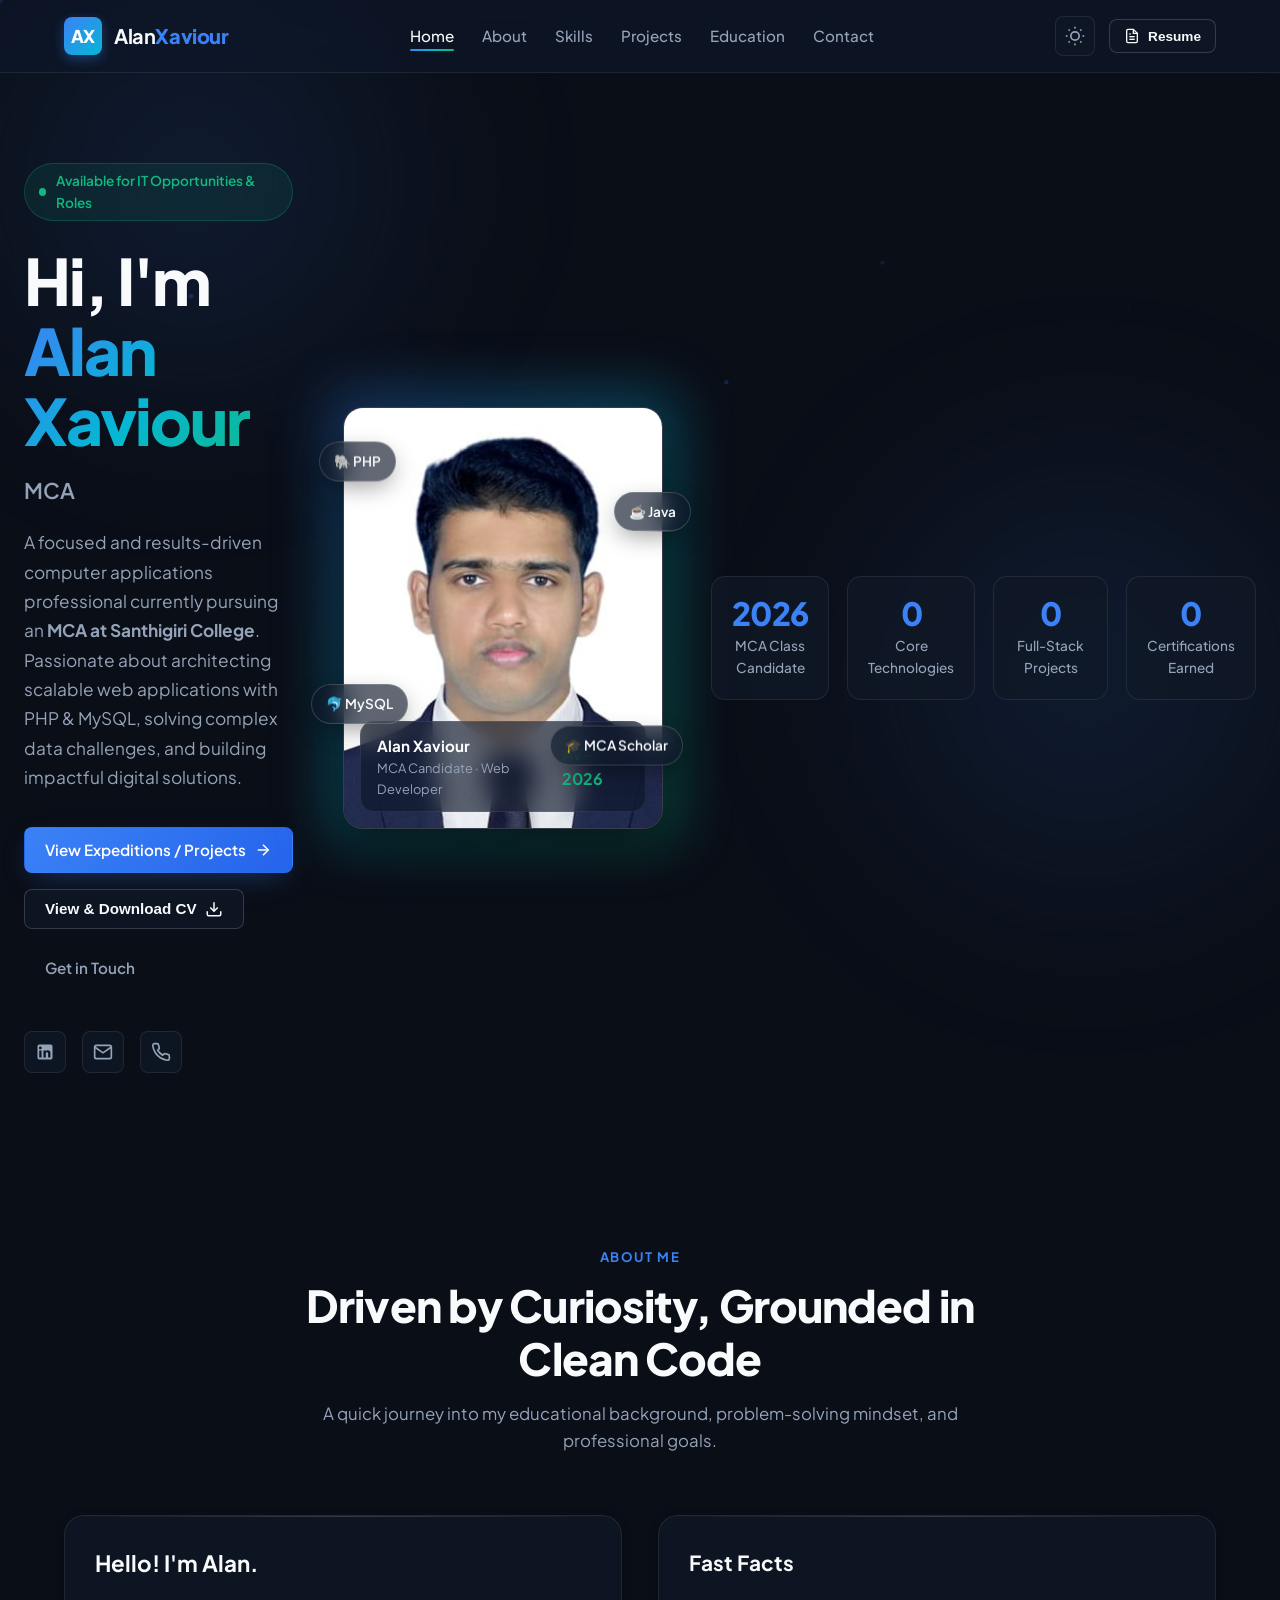
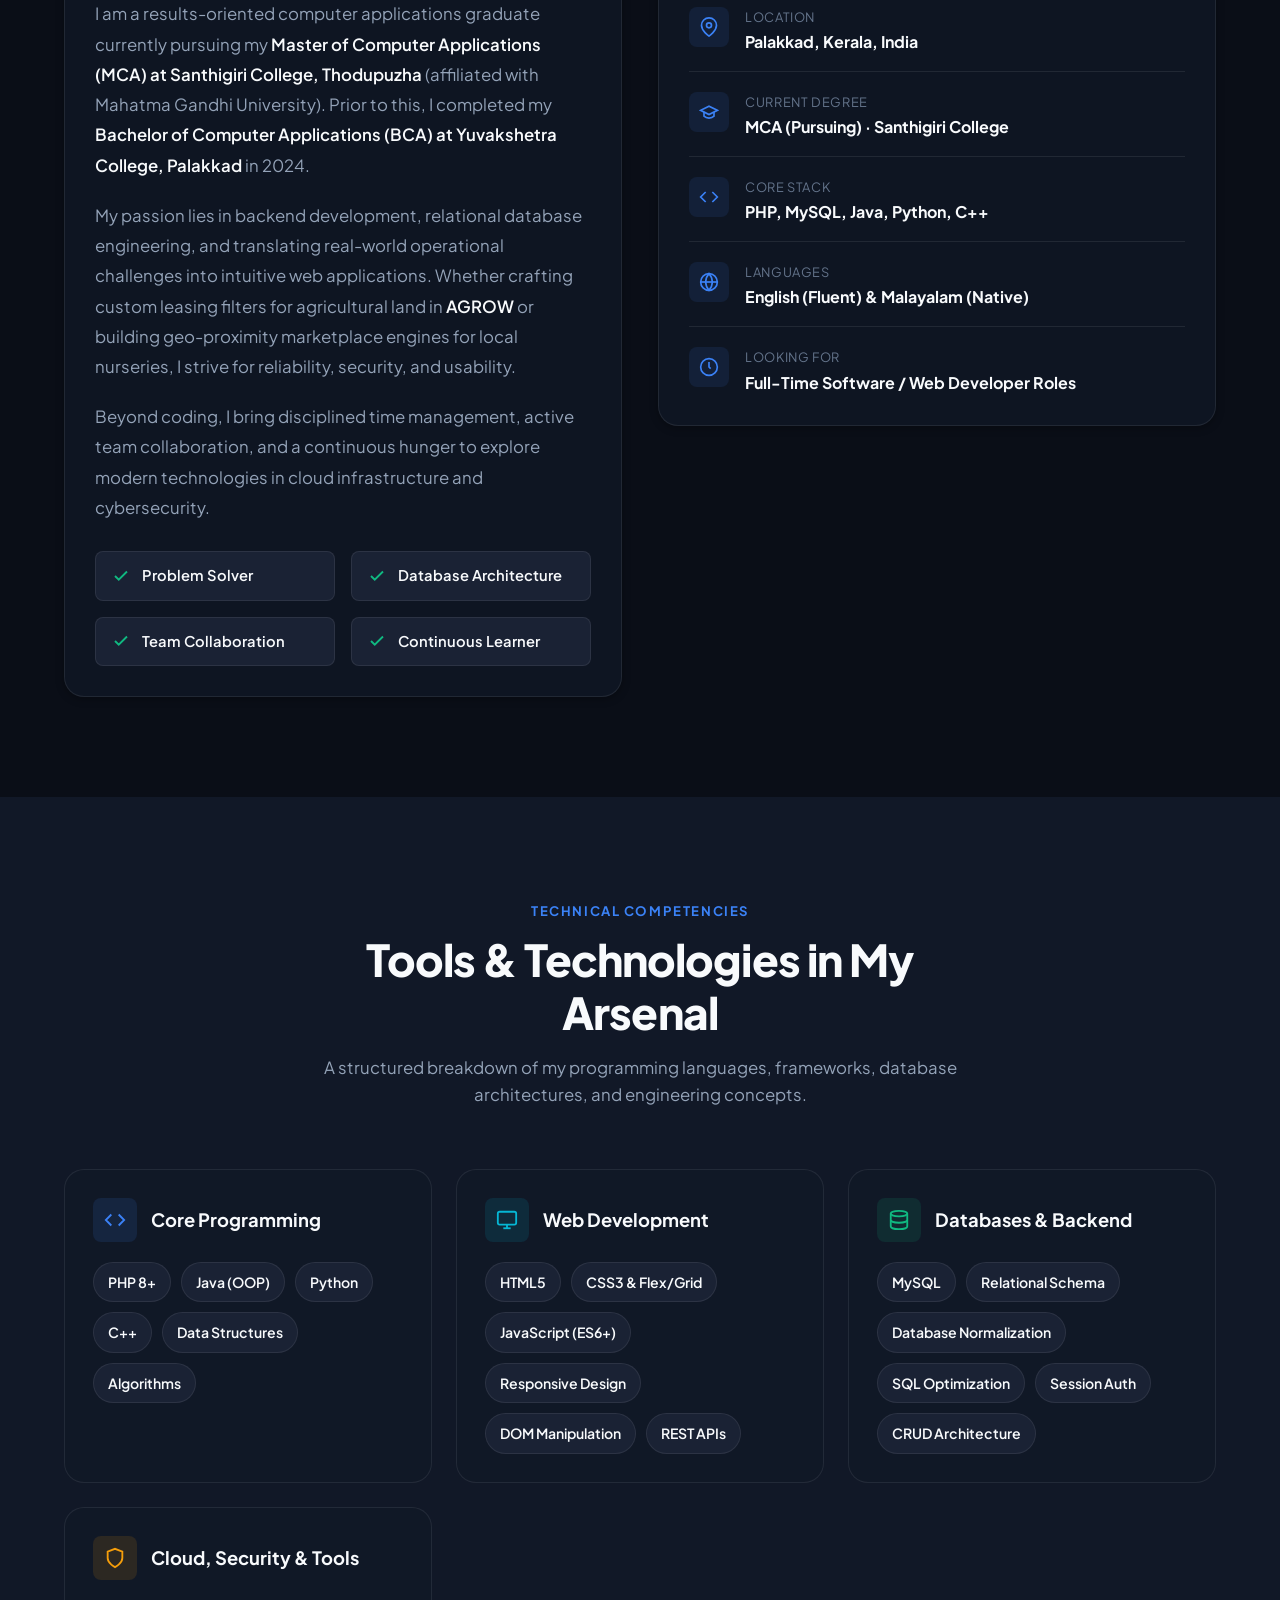
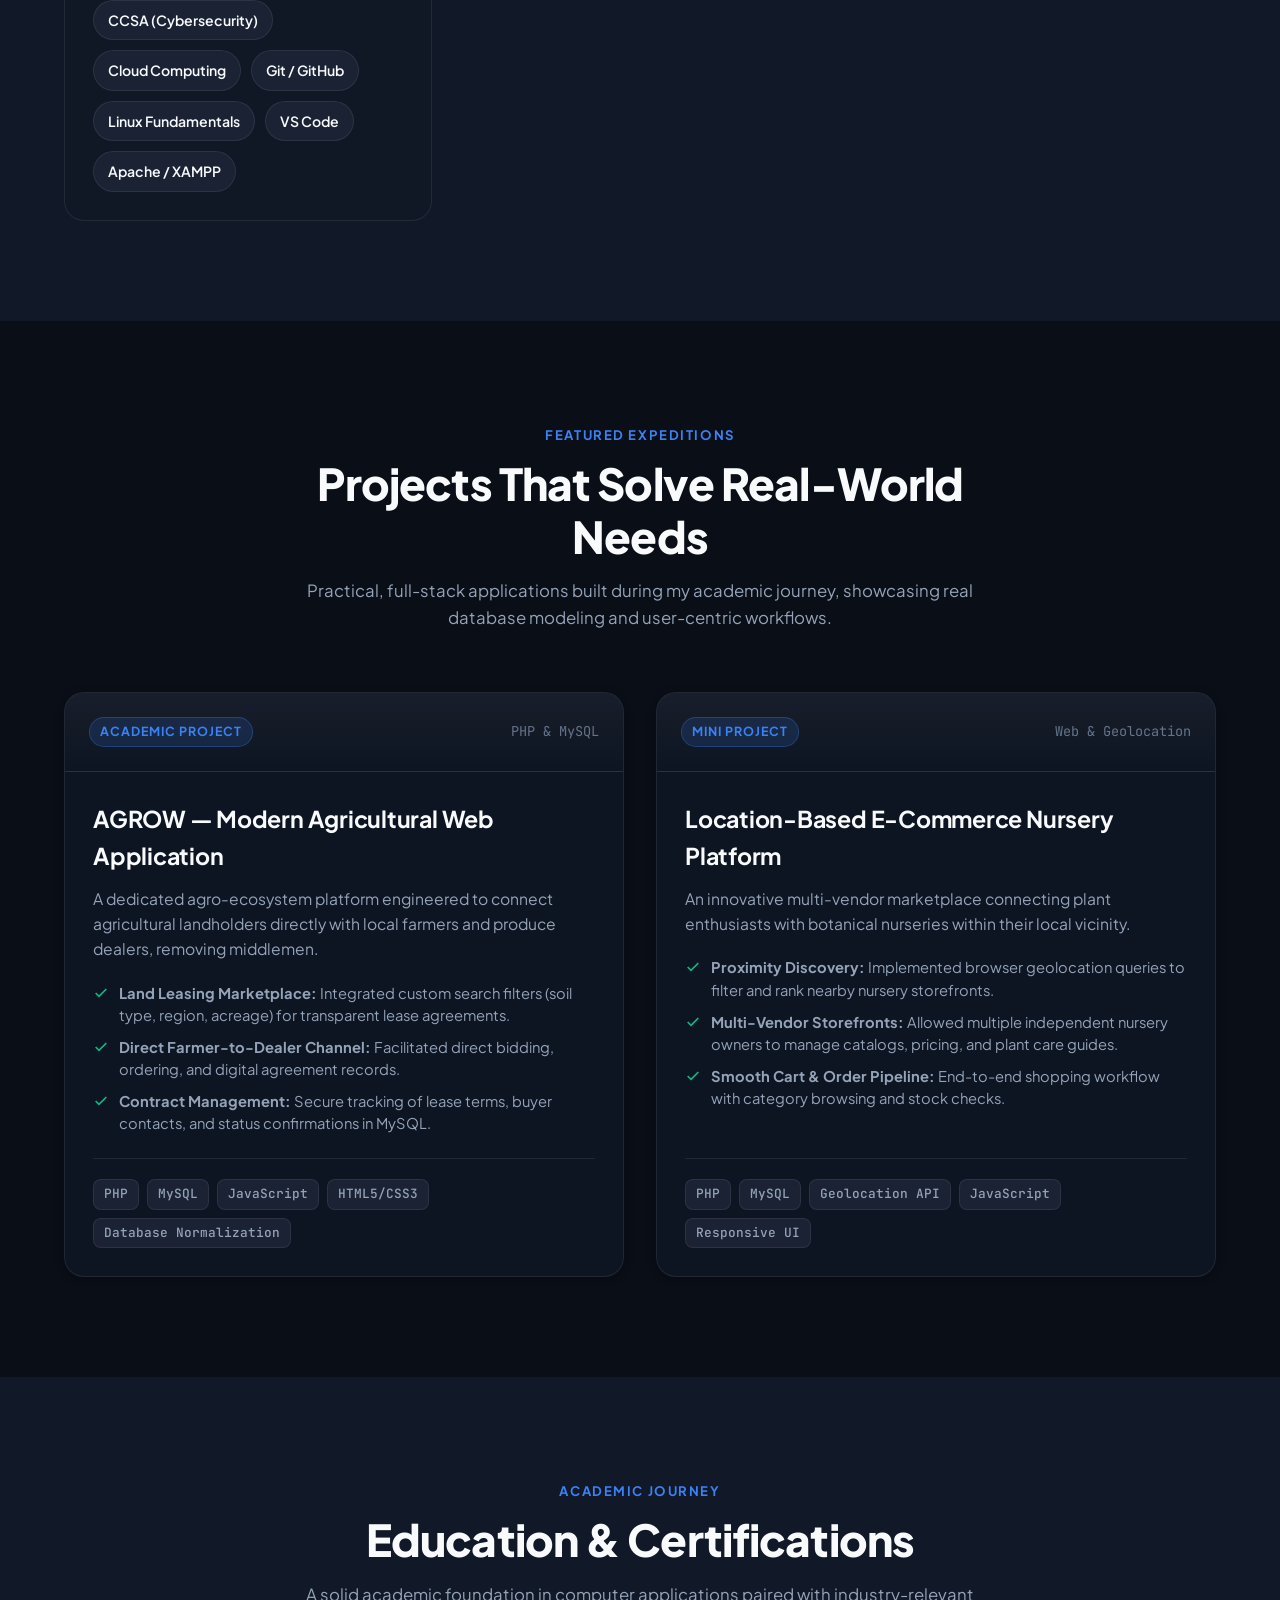
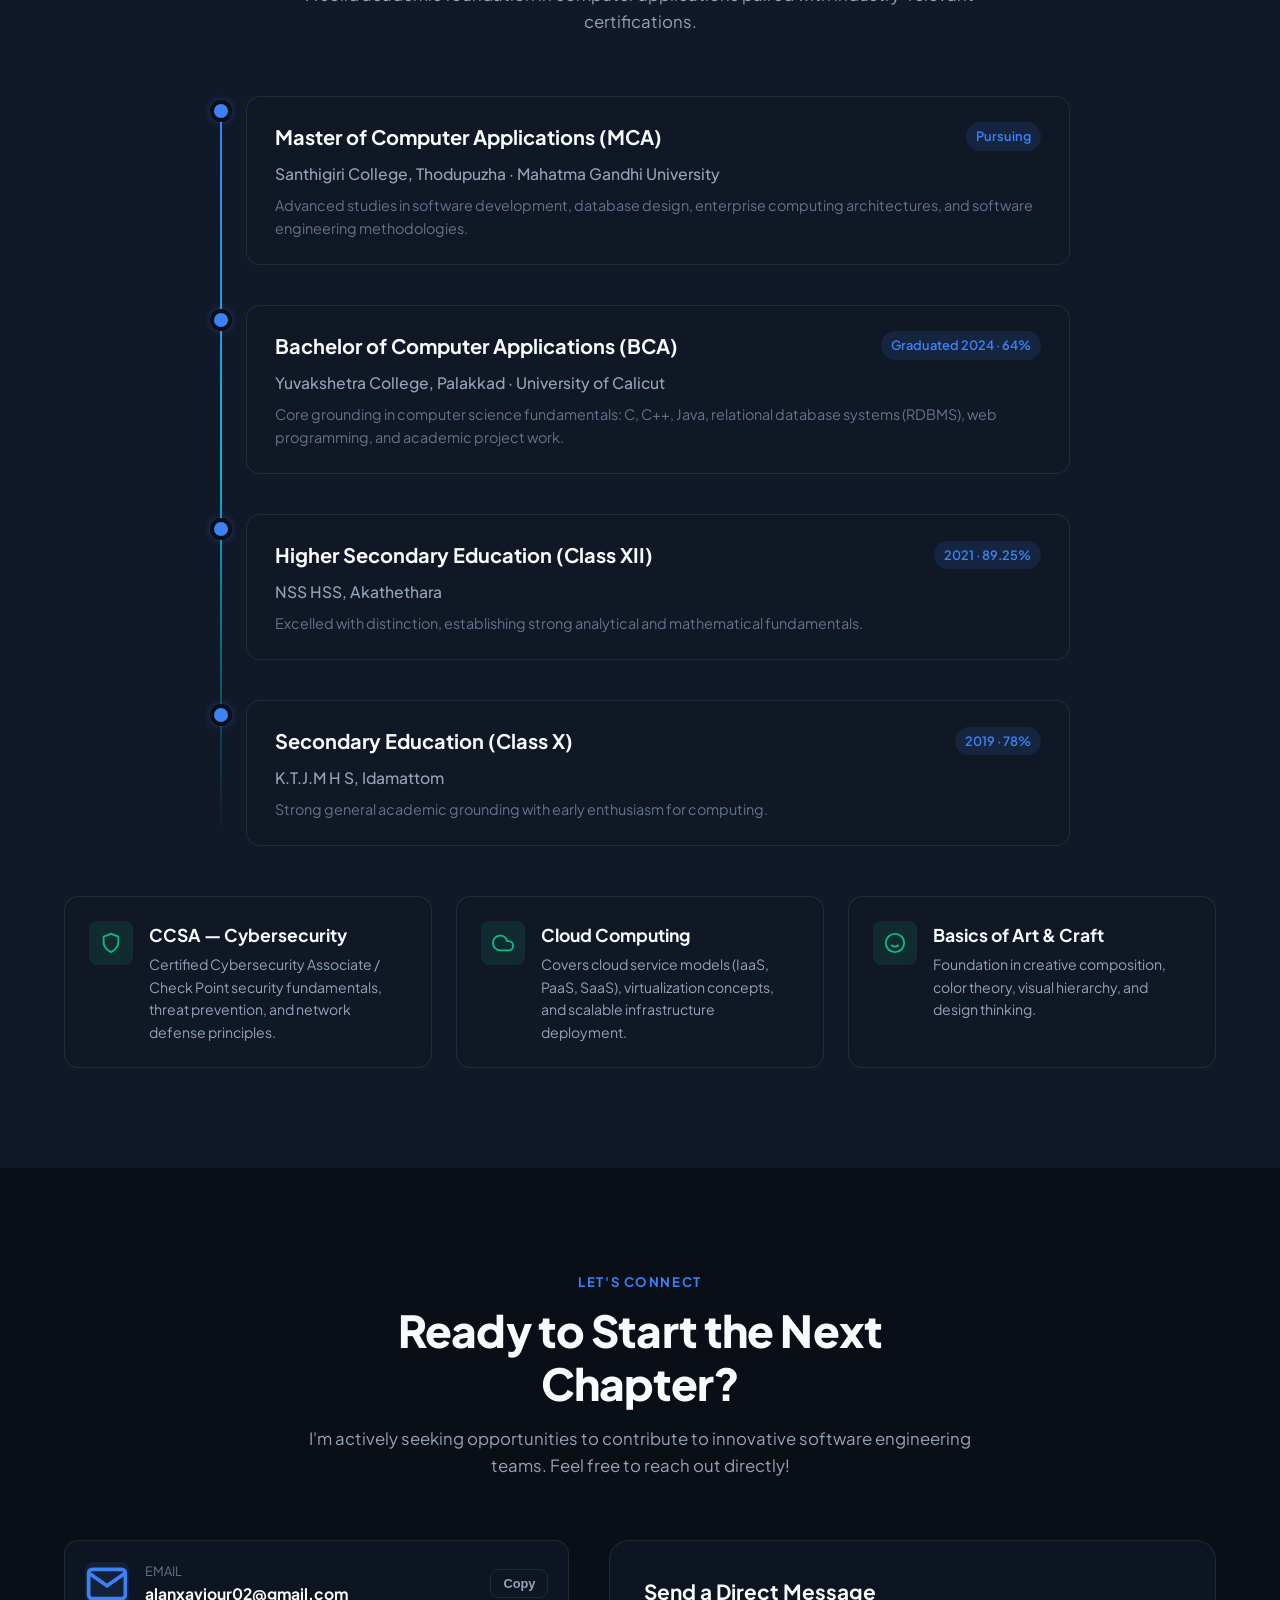
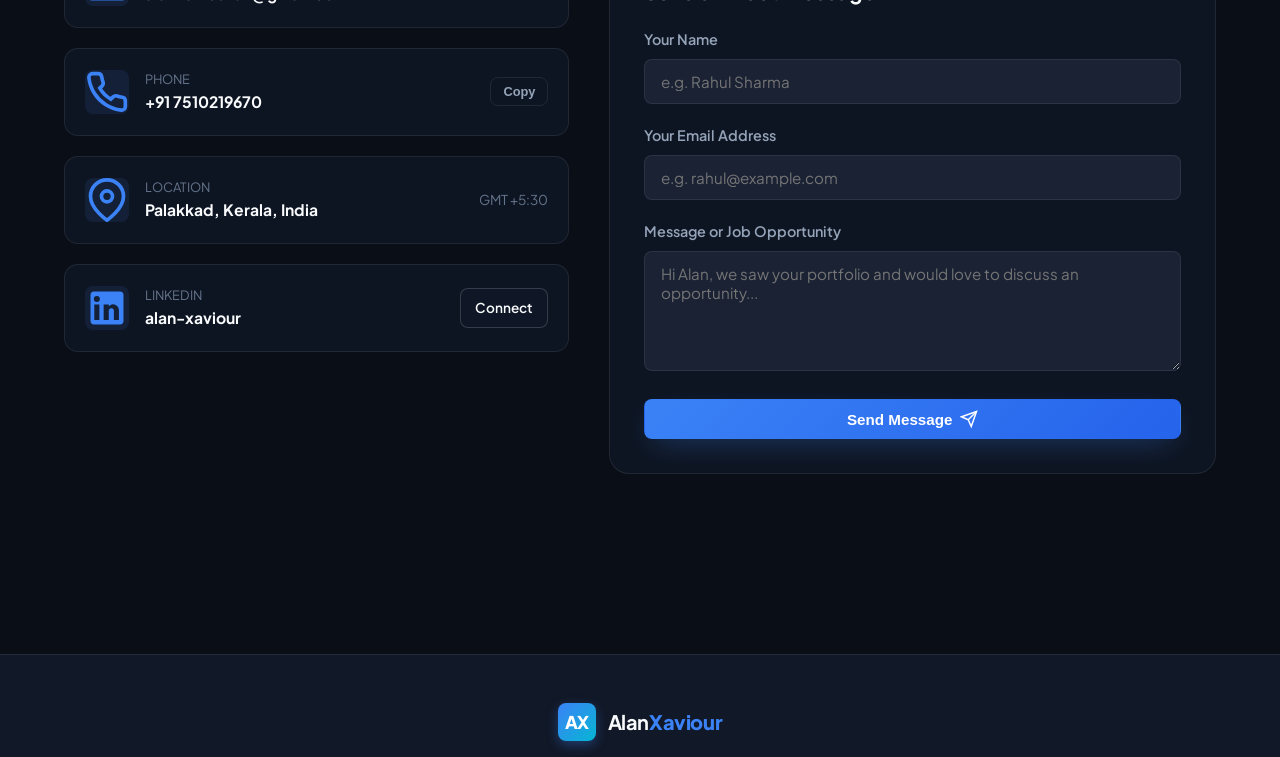
<file: about.html>
<!DOCTYPE html>
<html lang="en">
<head>
  <meta charset="utf-8">
  <meta http-equiv="refresh" content="0; url=index.html#about">
  <title>Redirecting to About...</title>
</head>
<body>
  <p>Redirecting to <a href="index.html#about">About section</a>...</p>
</body>
</html>
</file>
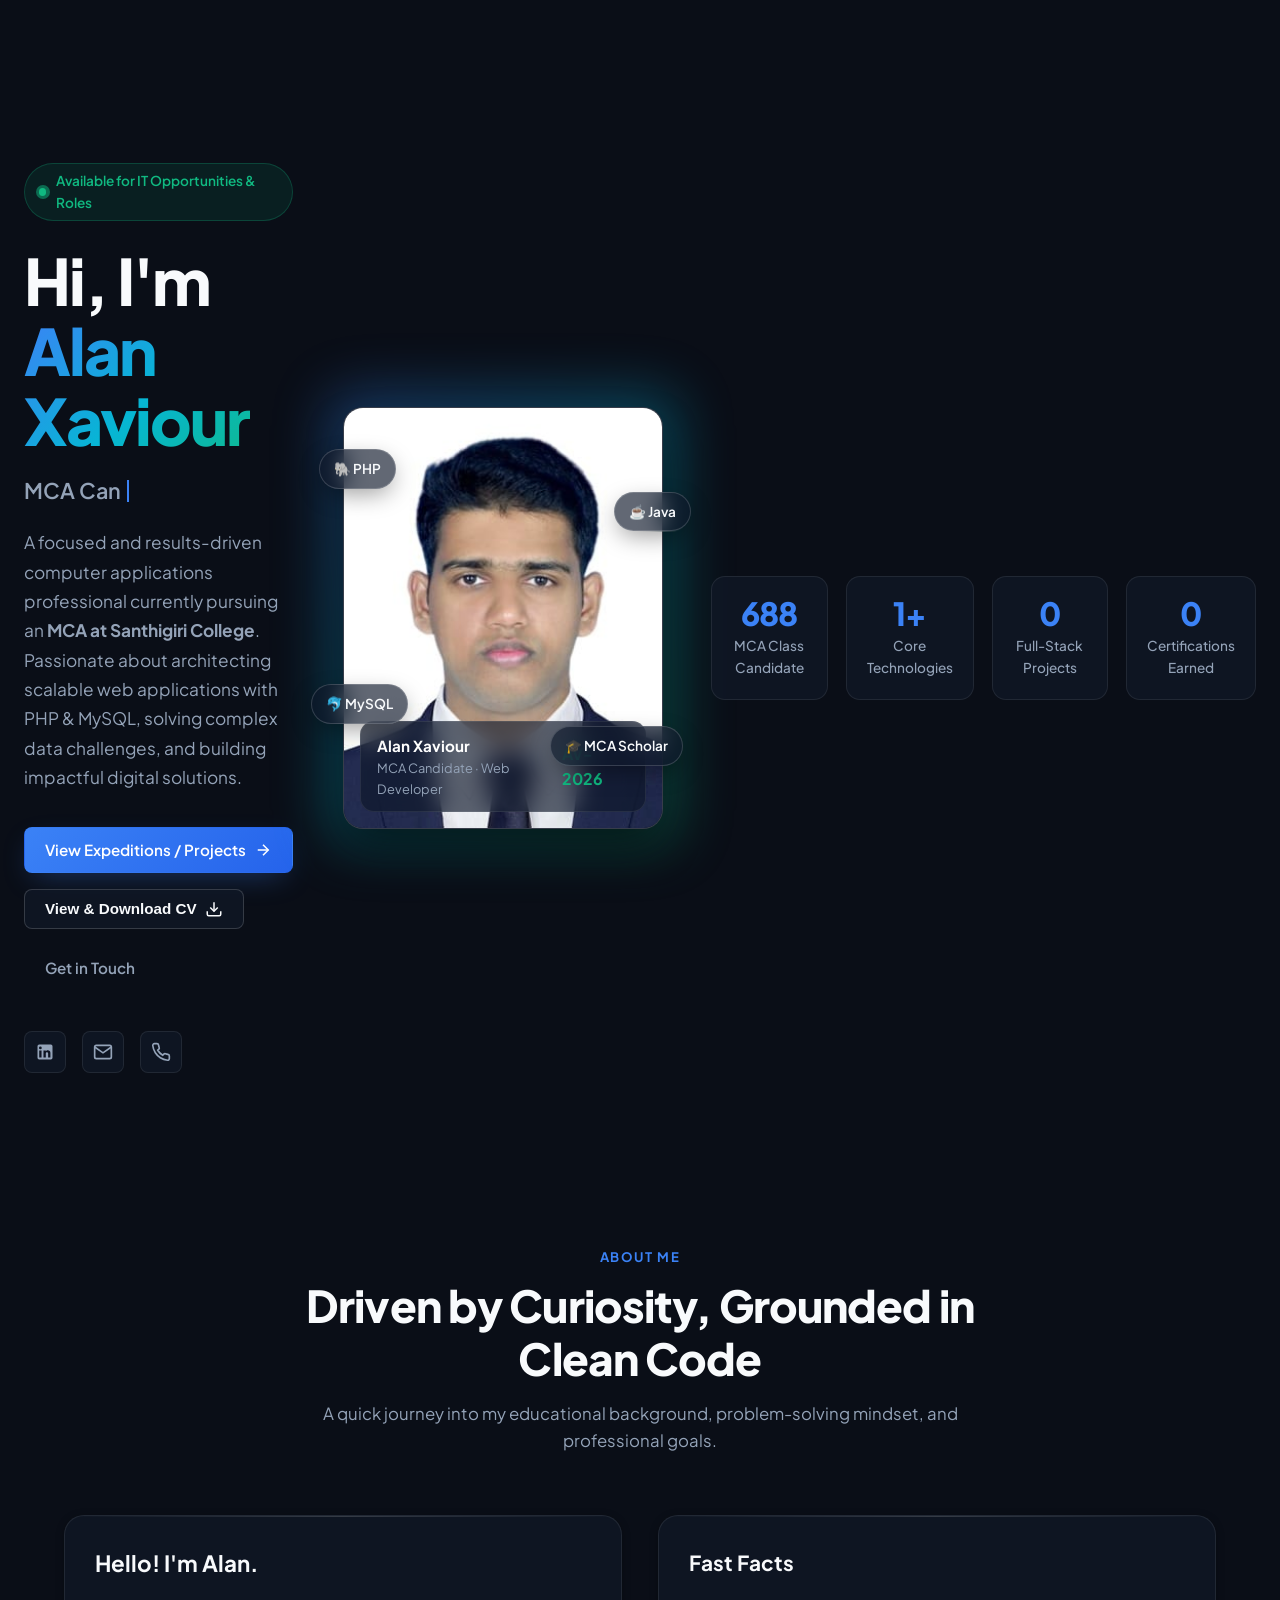
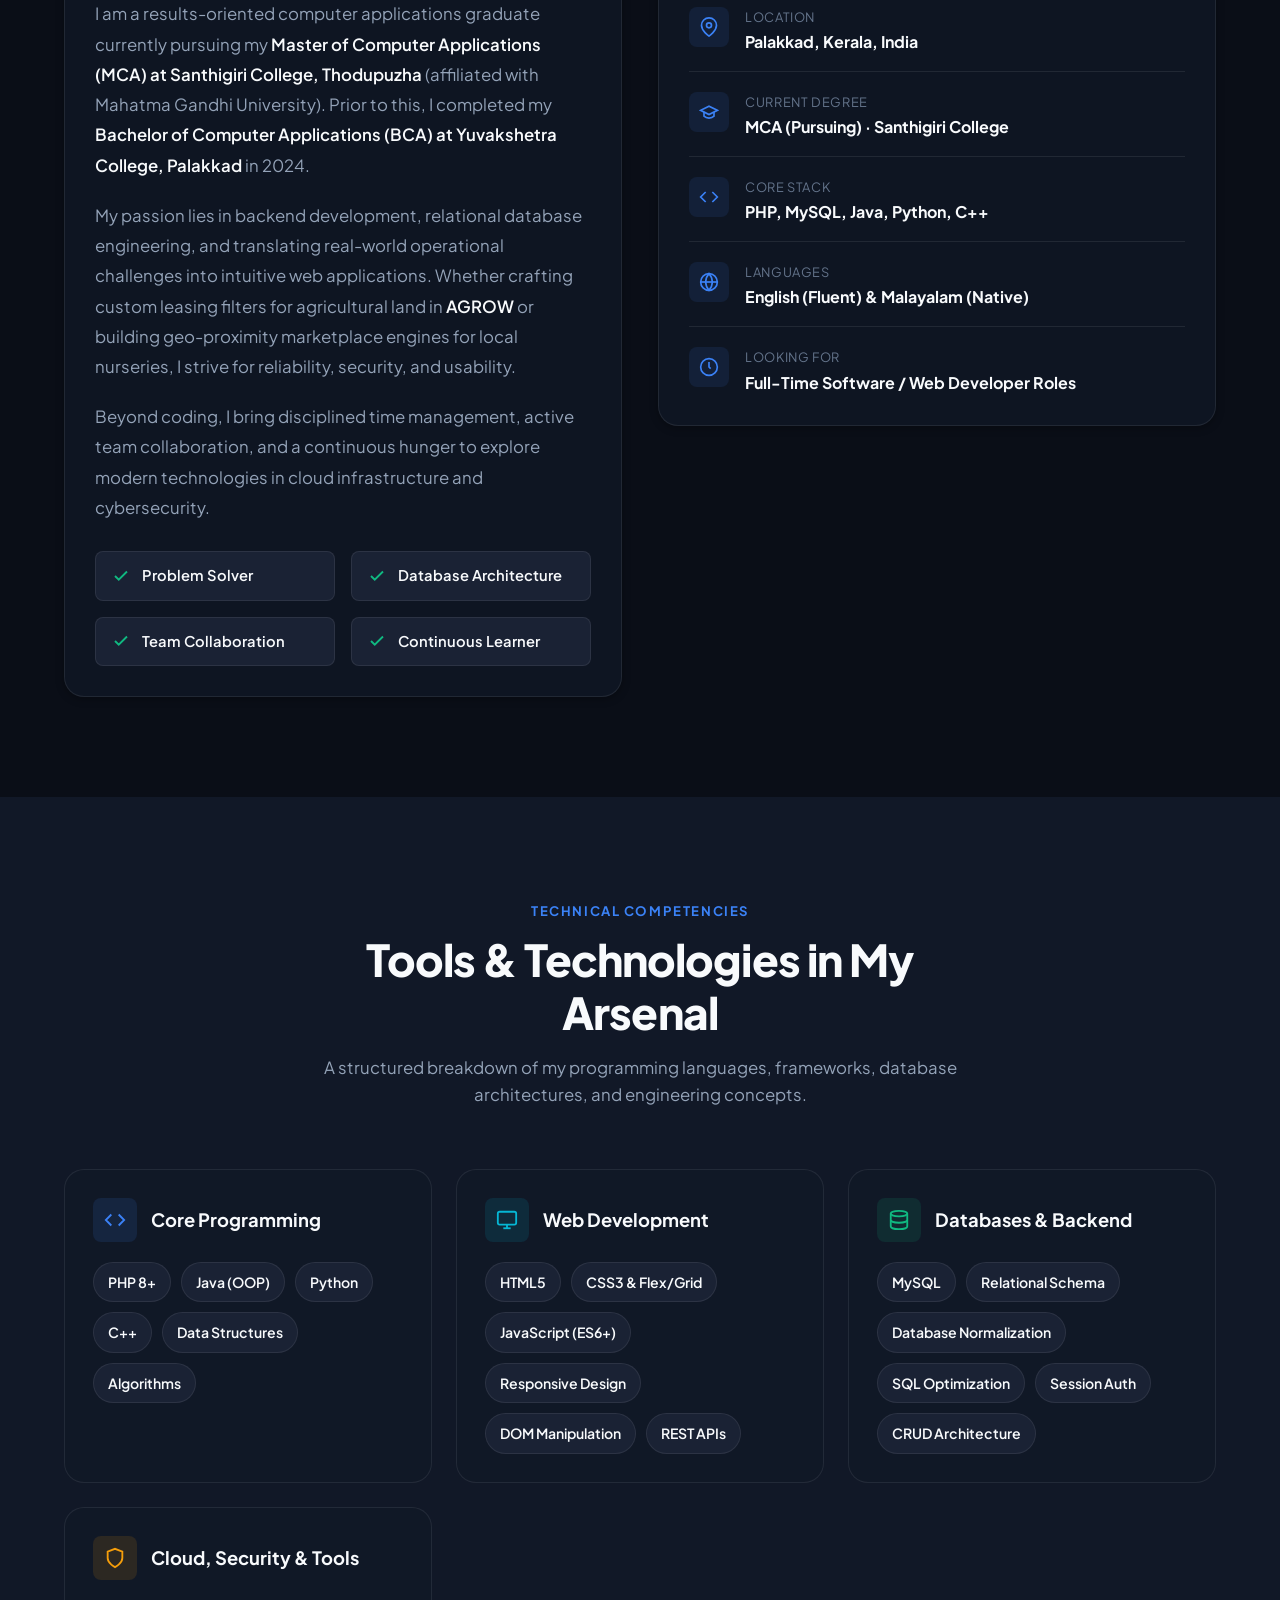
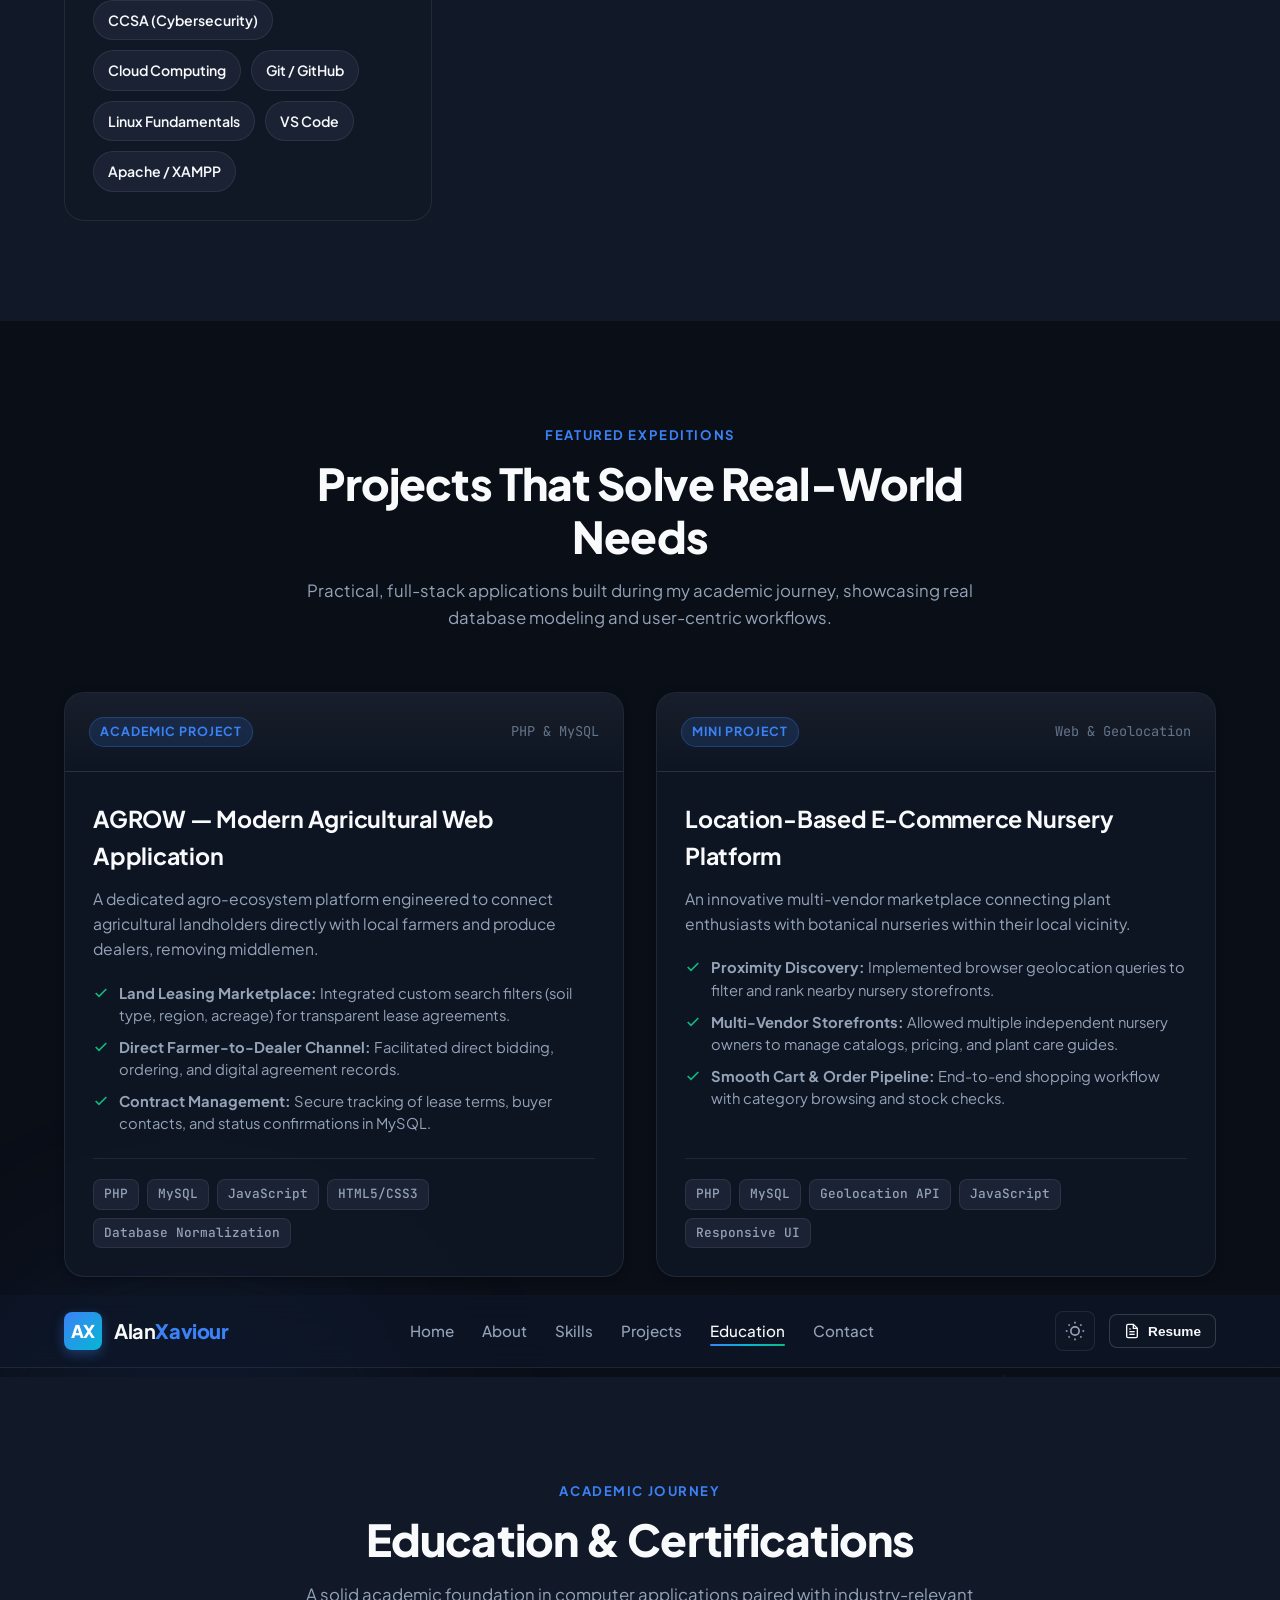
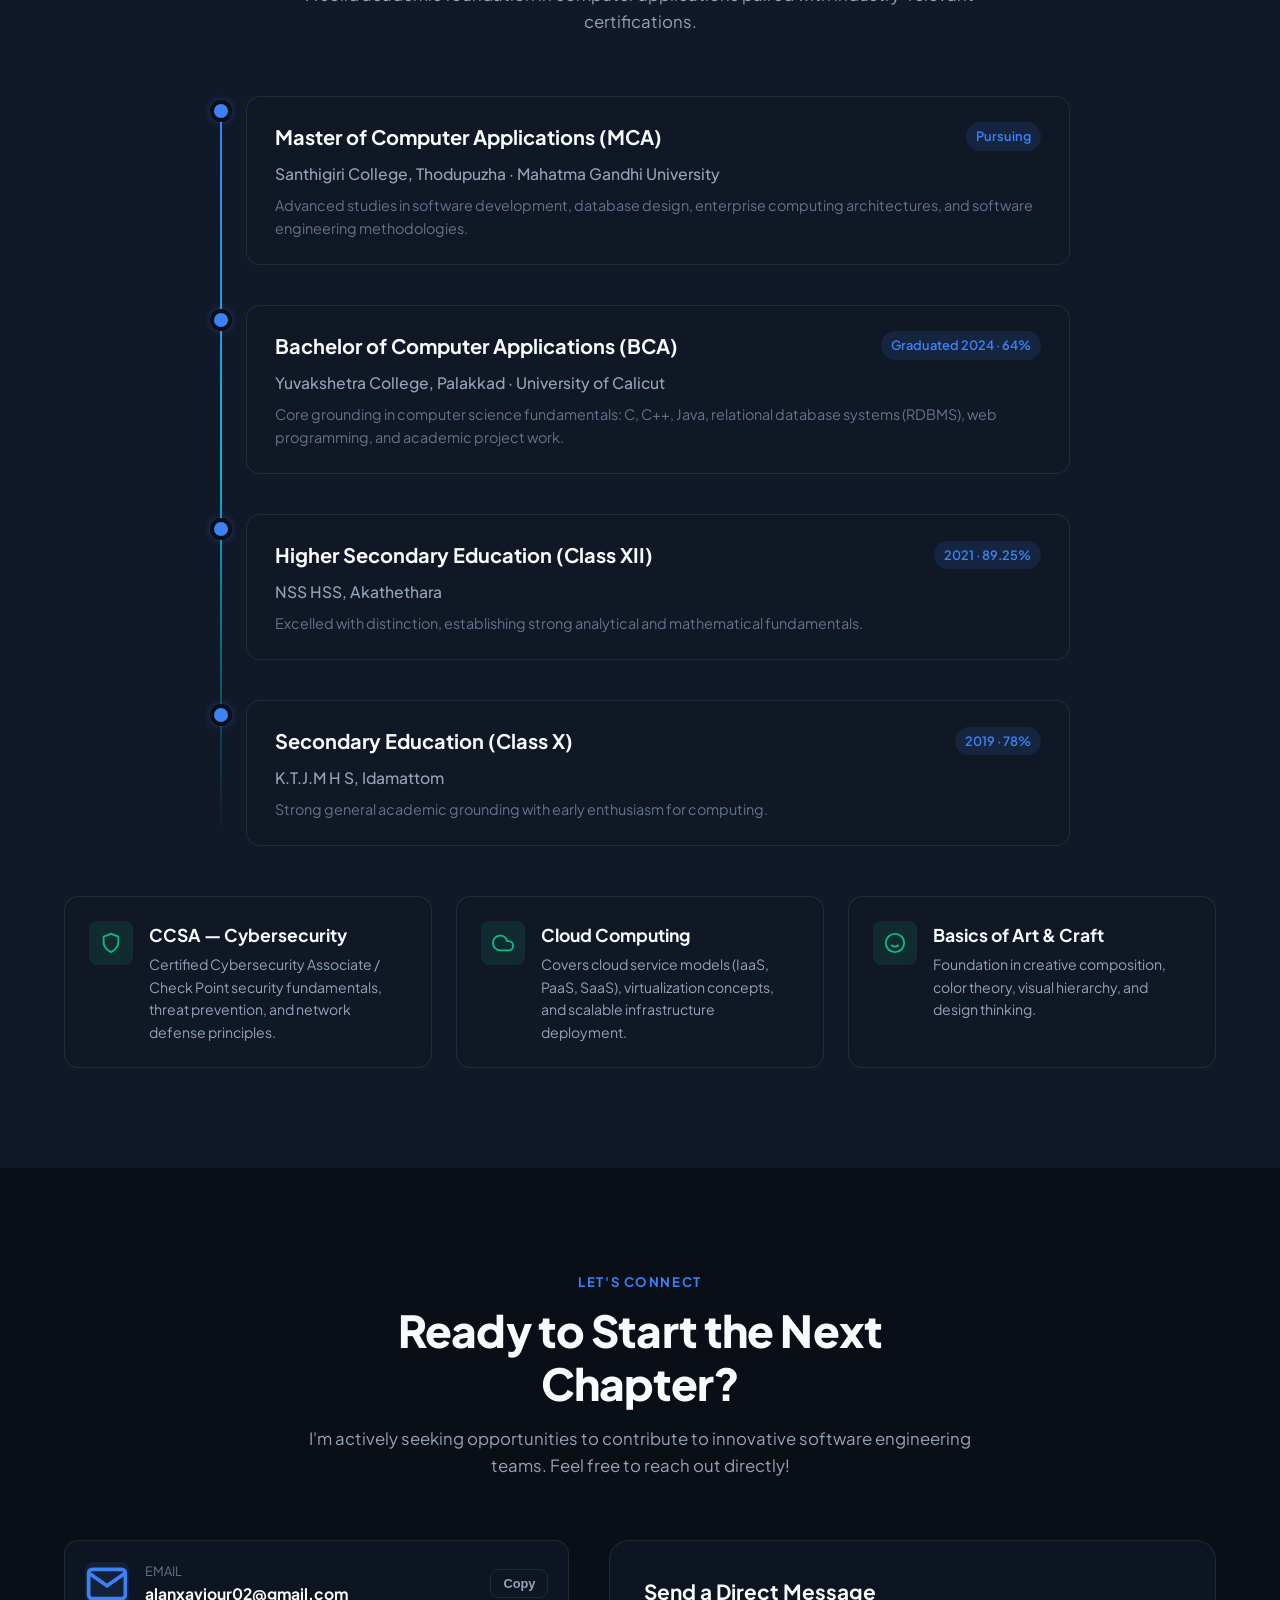
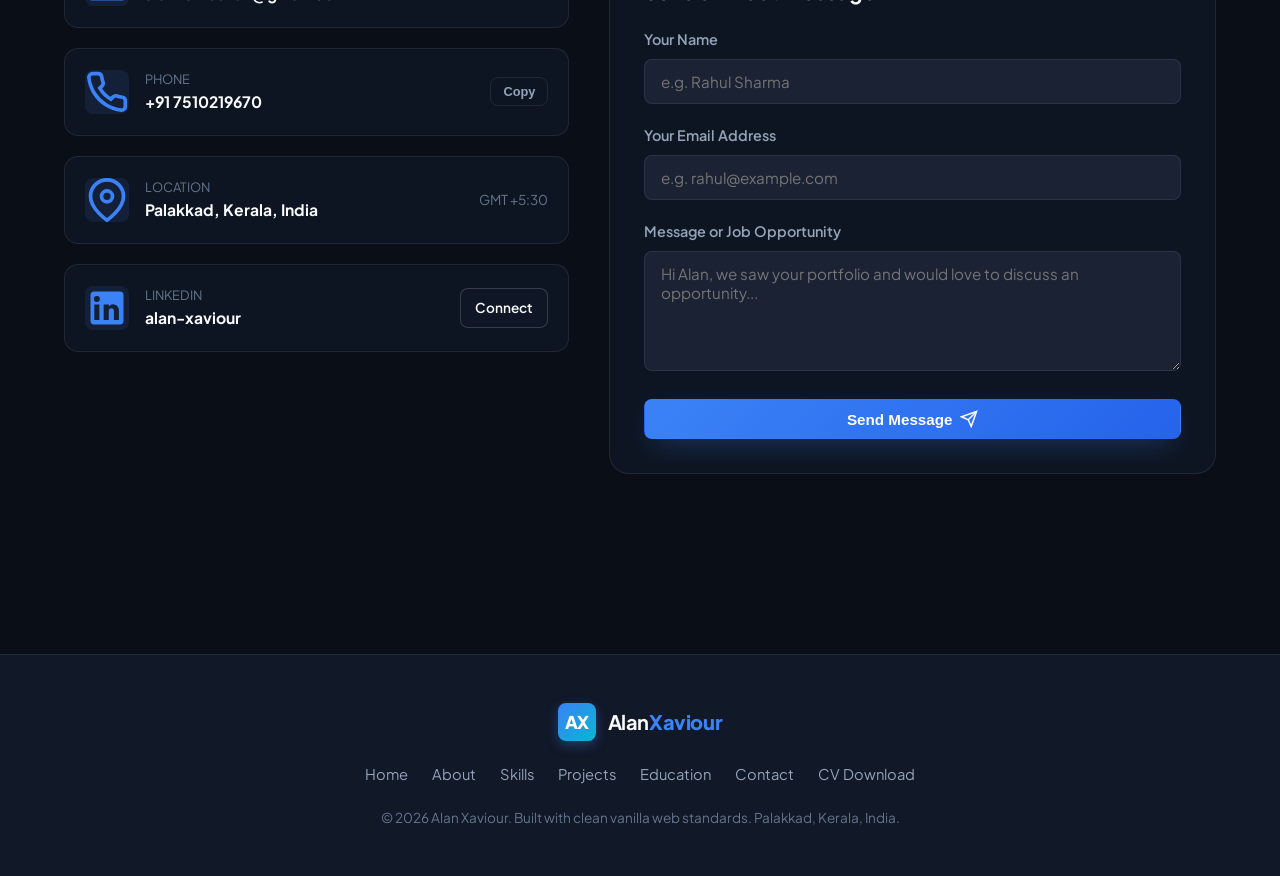
<file: certifications.html>
<!DOCTYPE html>
<html lang="en">
<head>
  <meta charset="utf-8">
  <meta http-equiv="refresh" content="0; url=index.html#education">
  <title>Redirecting to Certifications...</title>
</head>
<body>
  <p>Redirecting to <a href="index.html#education">Certifications section</a>...</p>
</body>
</html>
</file>
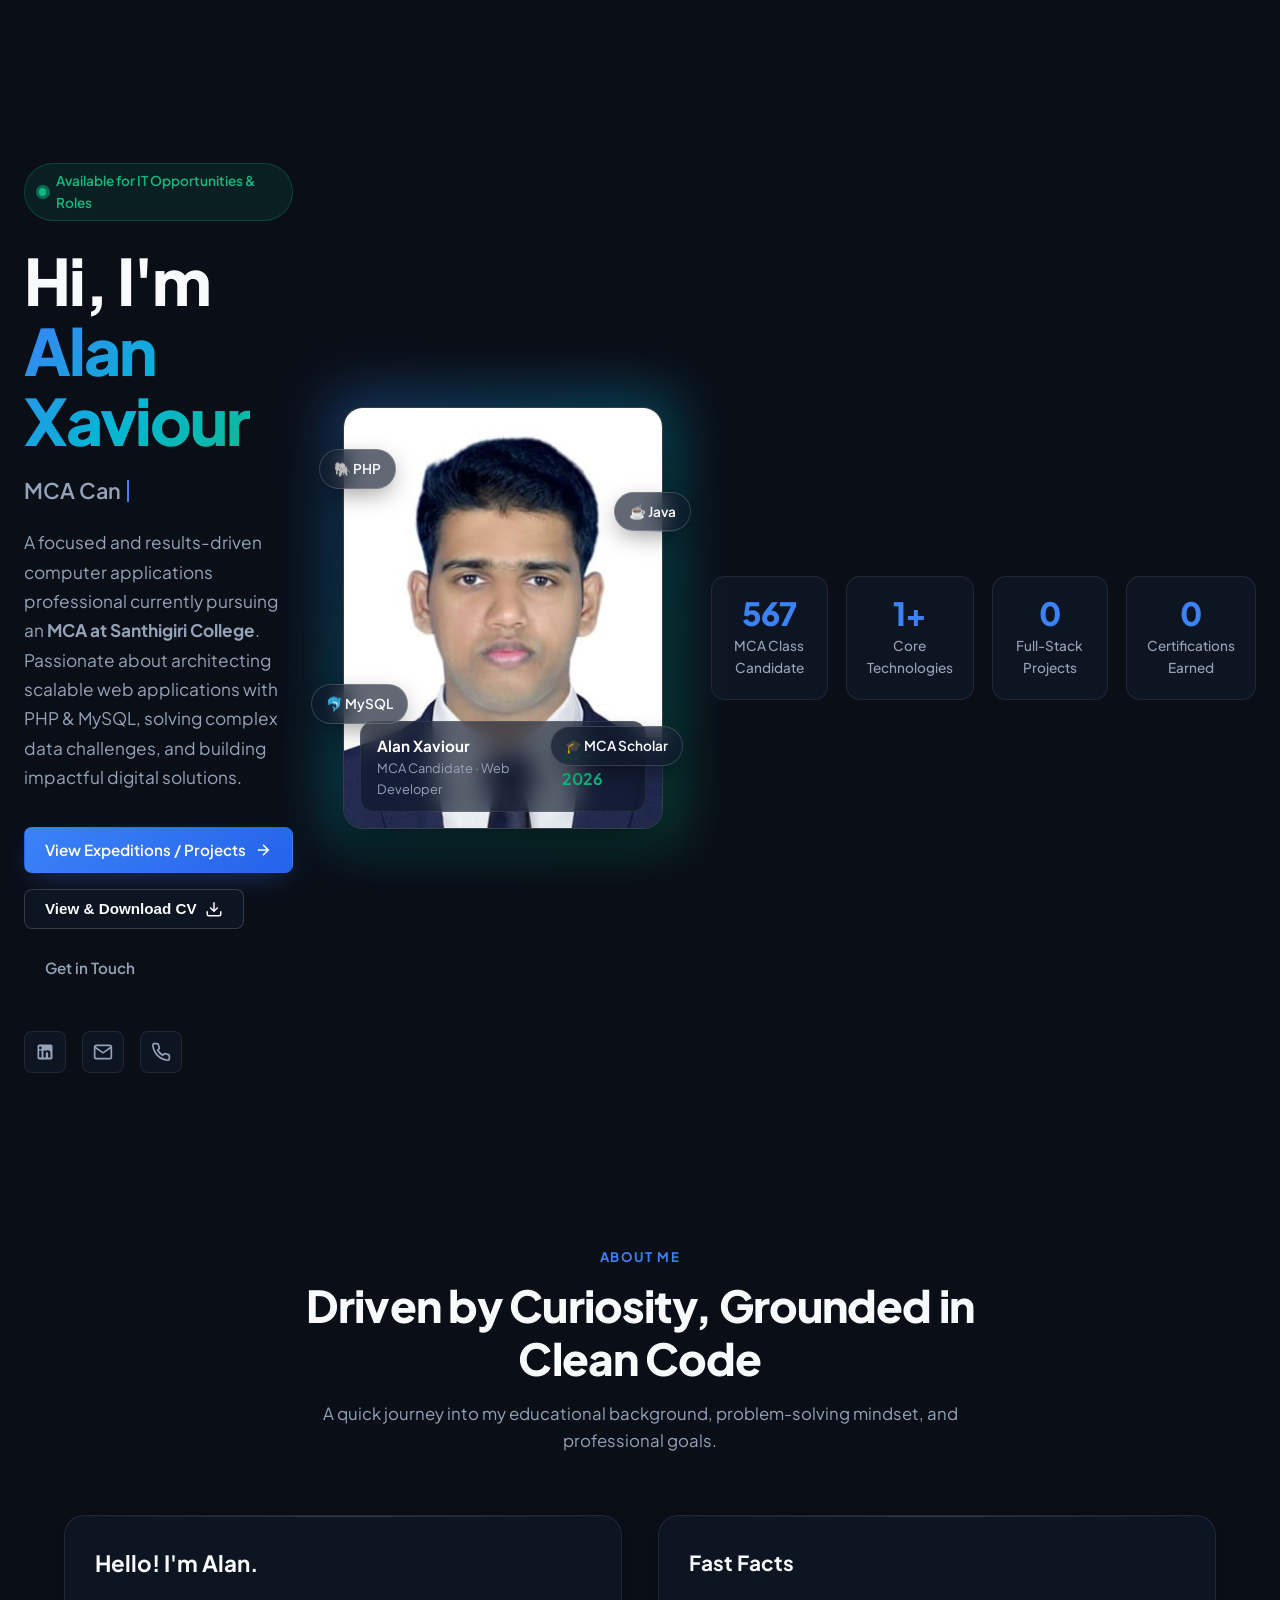
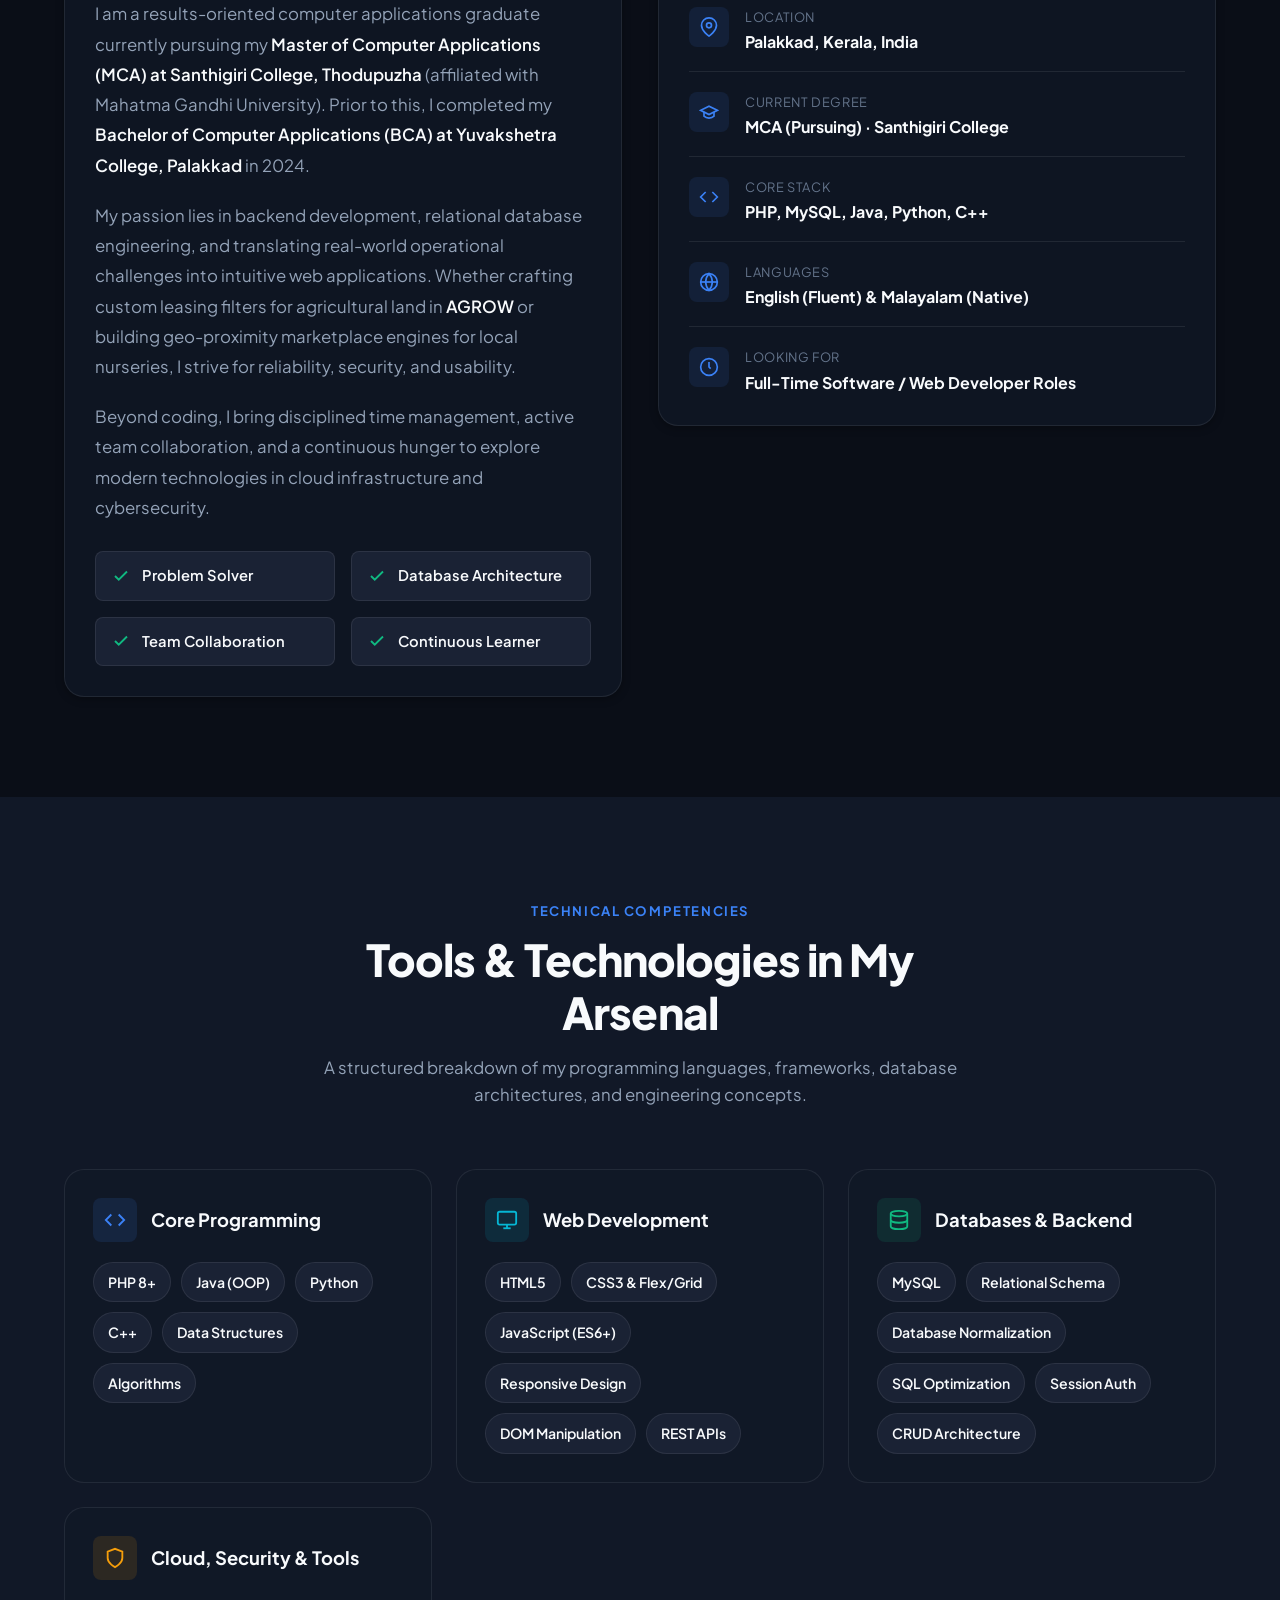
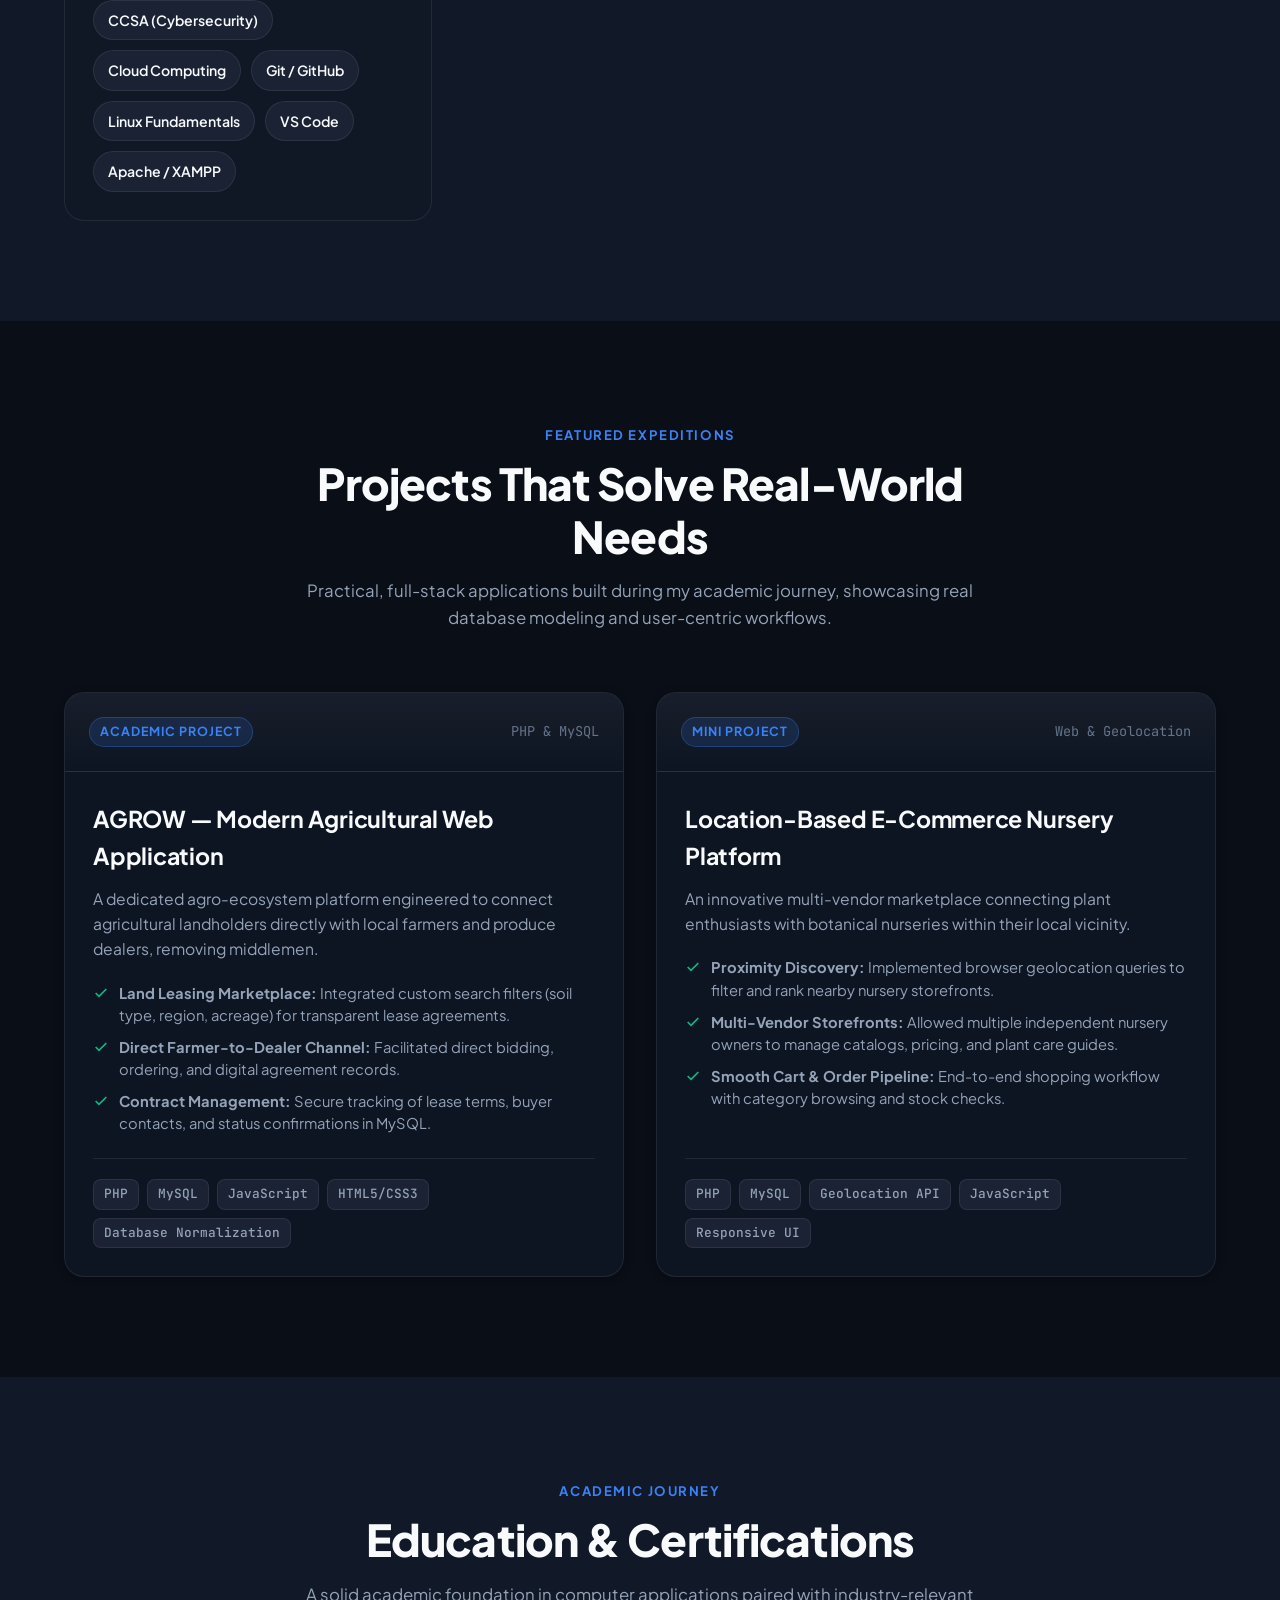
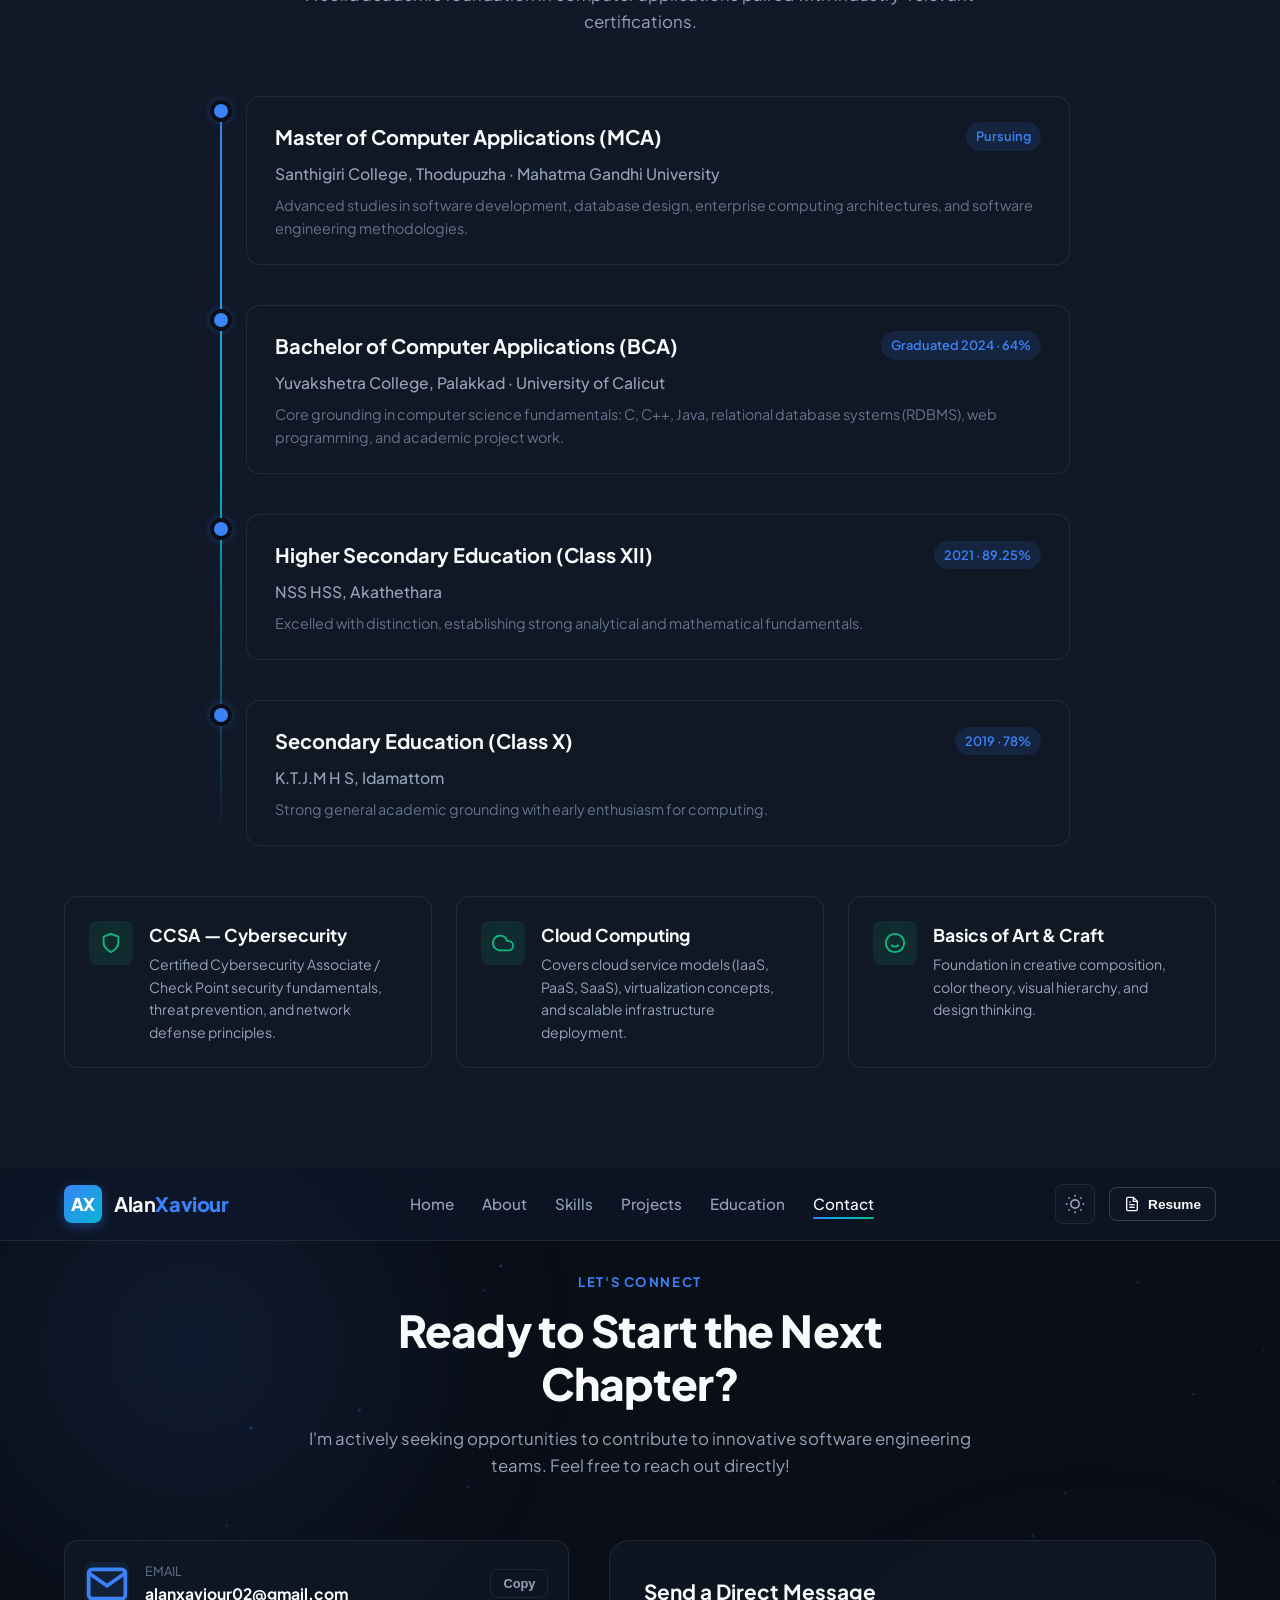
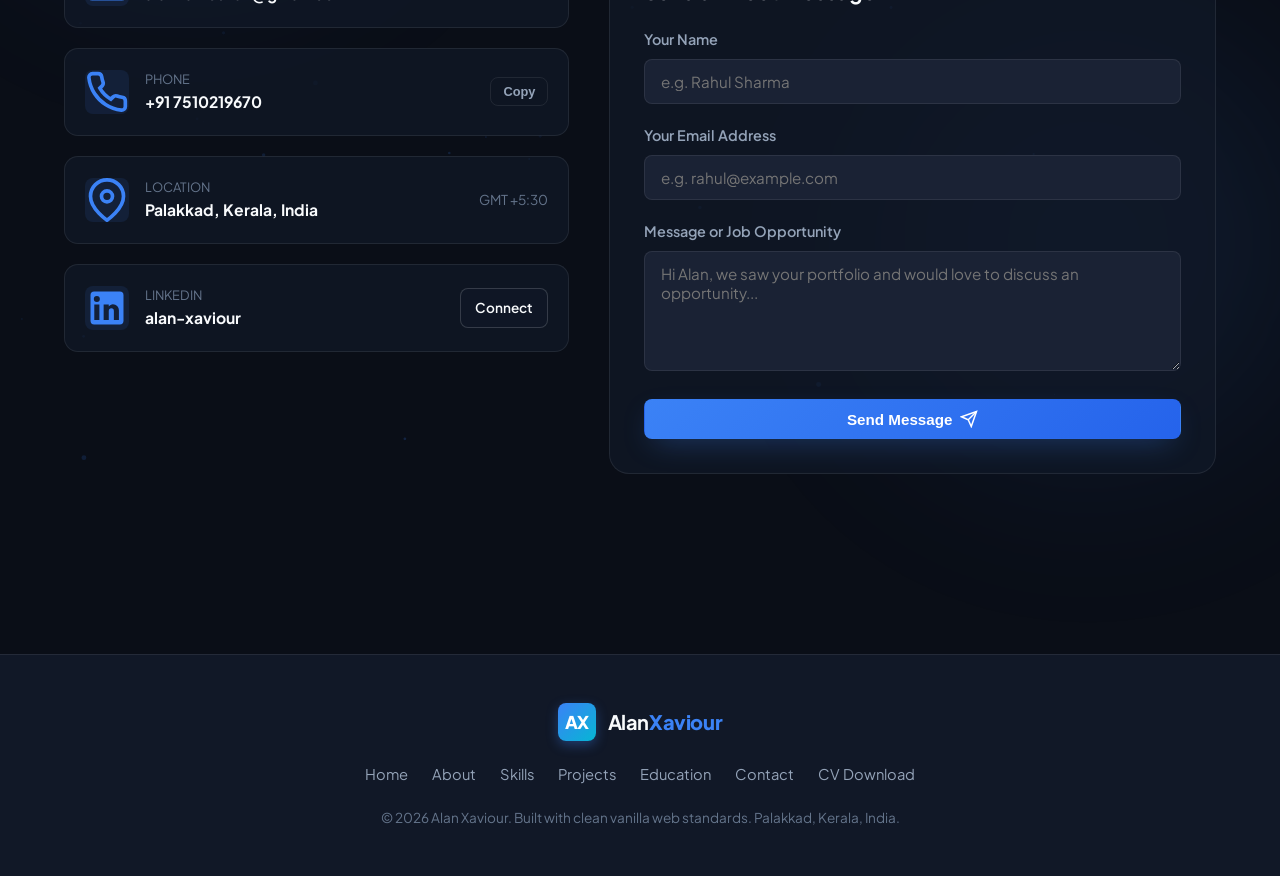
<file: contact.html>
<!DOCTYPE html>
<html lang="en">
<head>
  <meta charset="utf-8">
  <meta http-equiv="refresh" content="0; url=index.html#contact">
  <title>Redirecting to Contact...</title>
</head>
<body>
  <p>Redirecting to <a href="index.html#contact">Contact section</a>...</p>
</body>
</html>
</file>
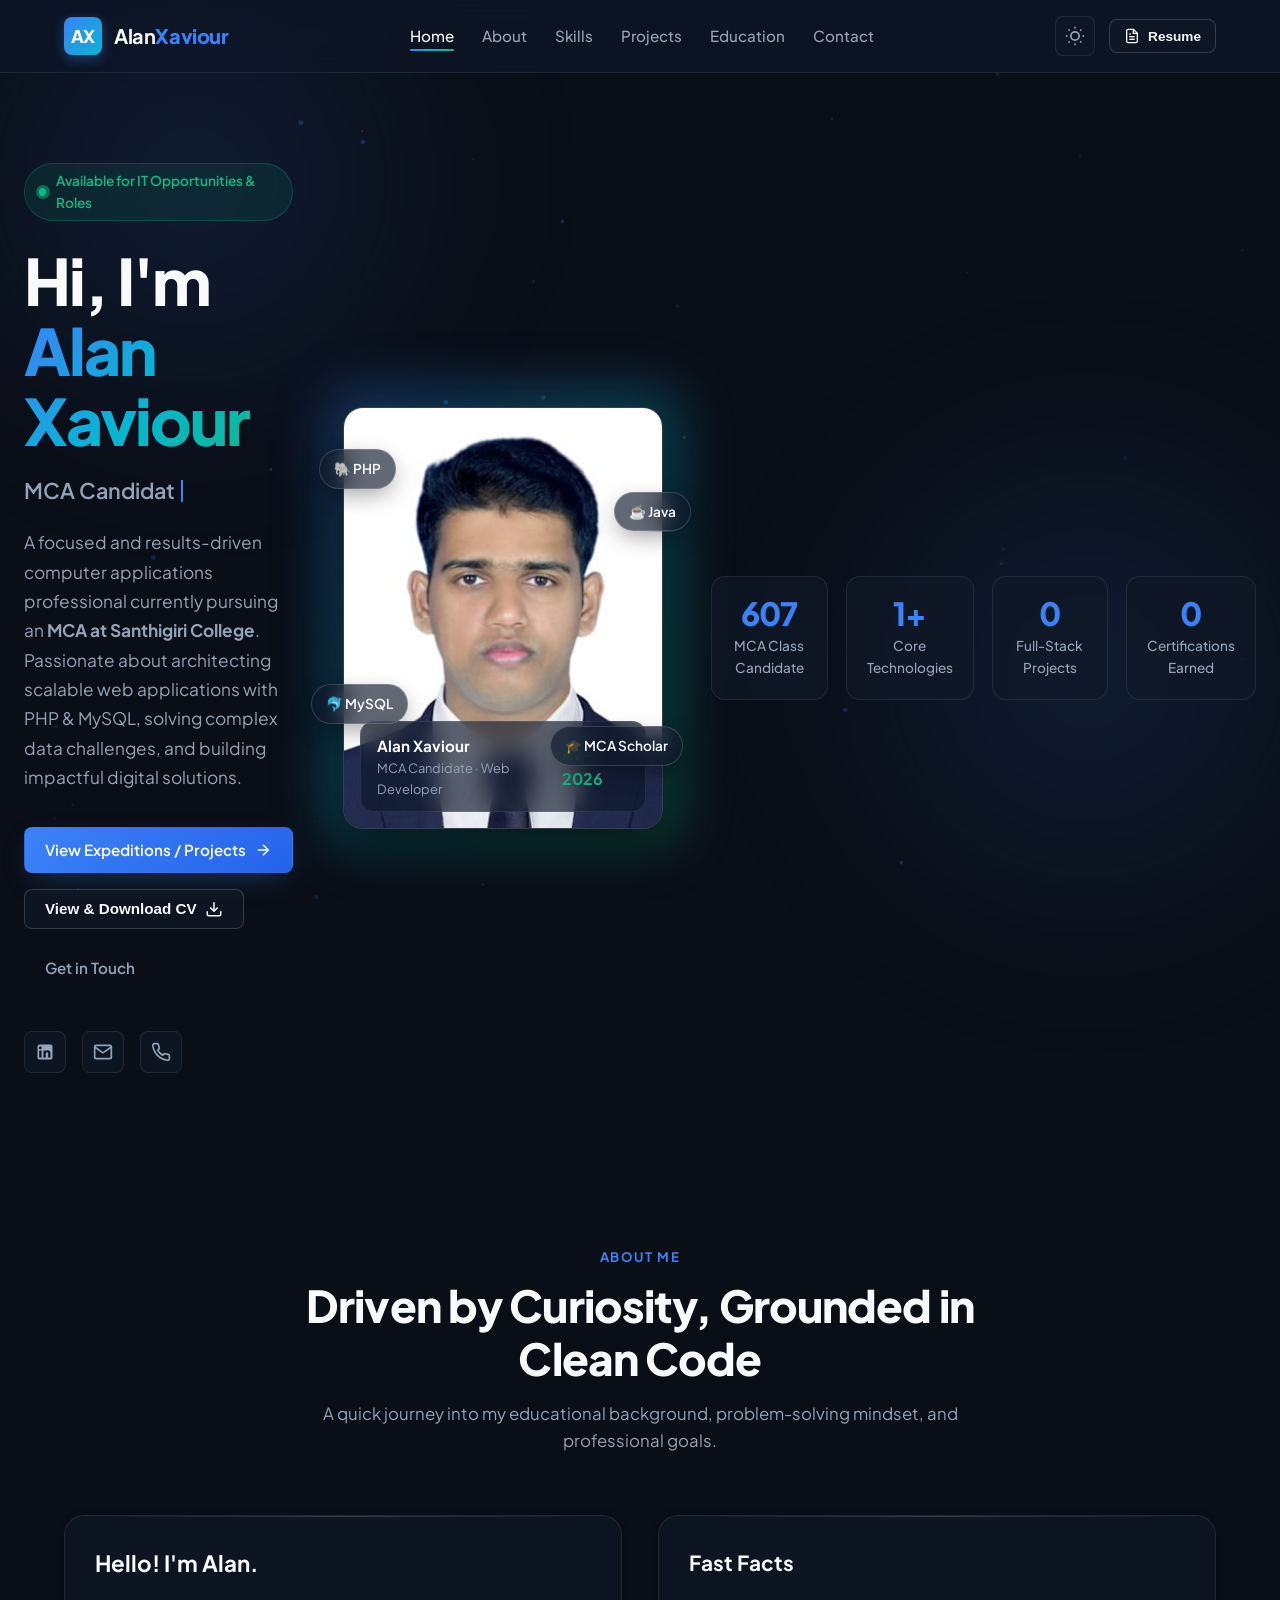
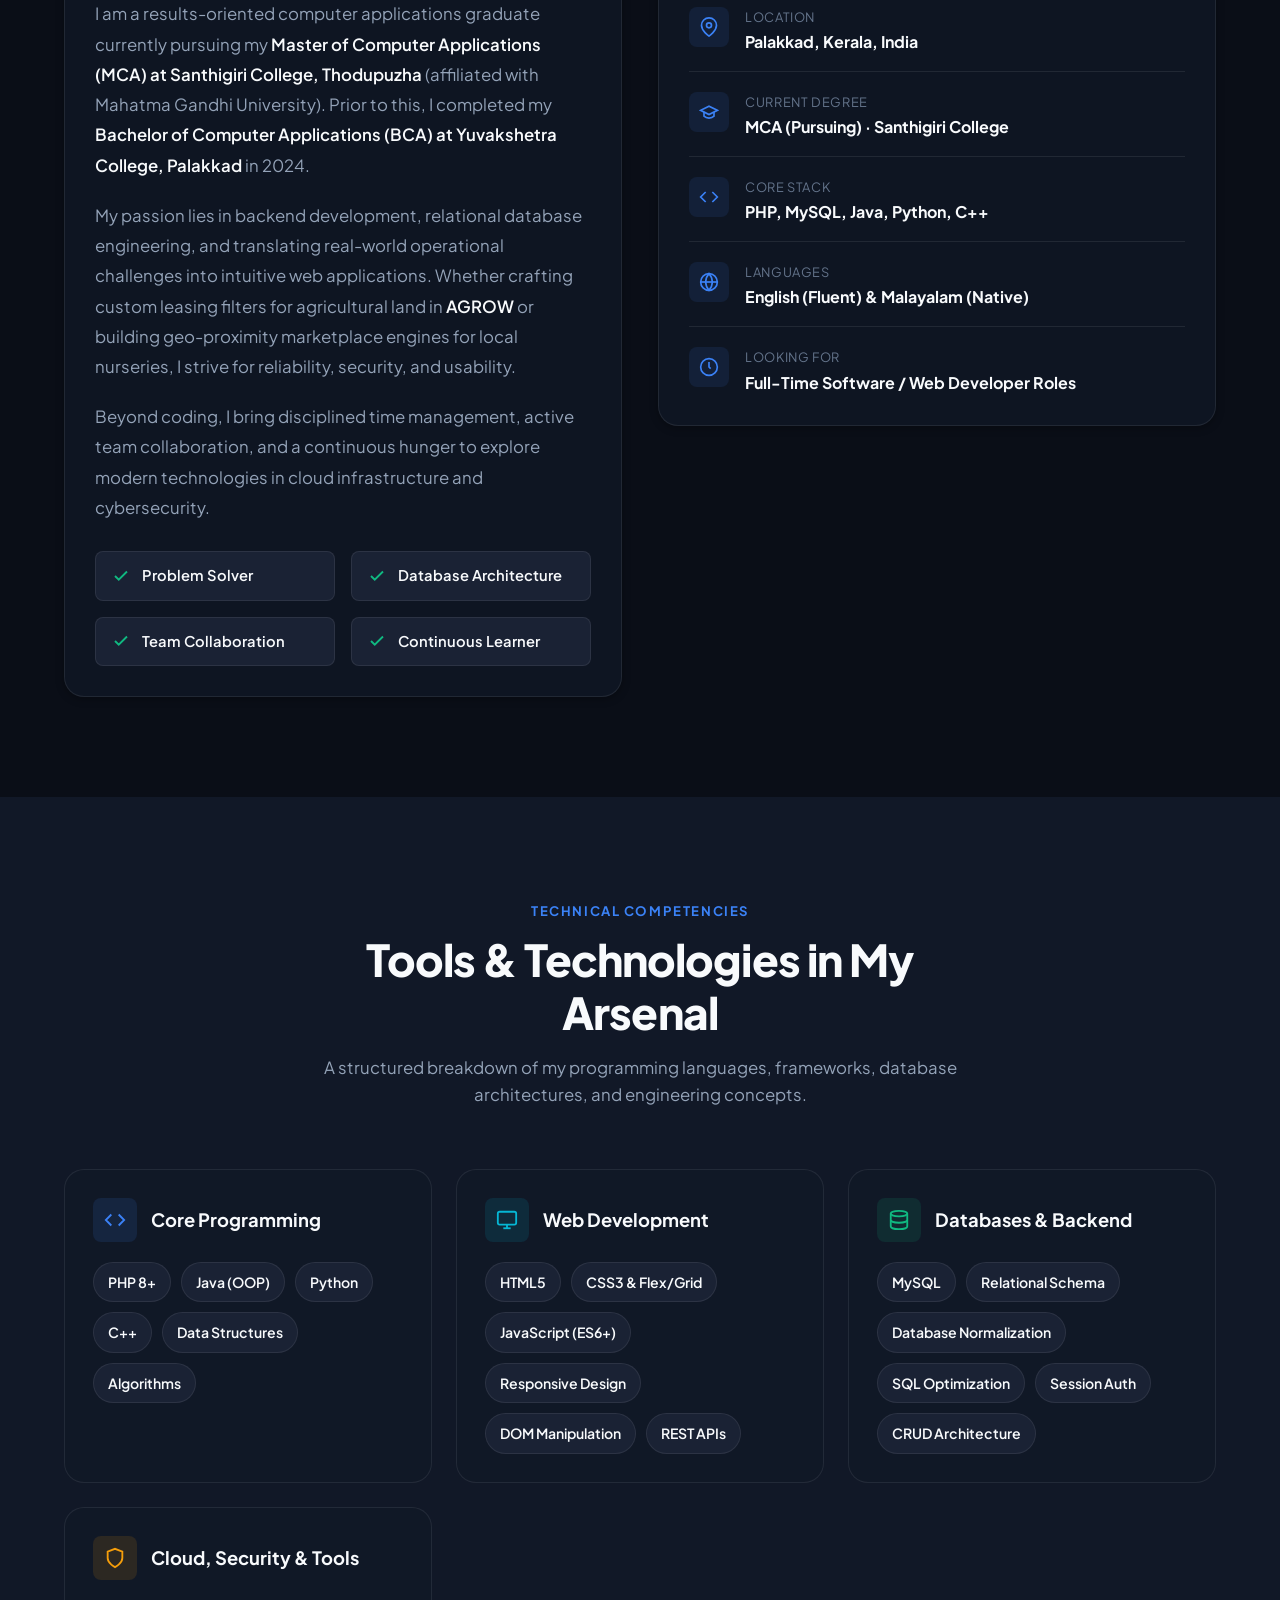
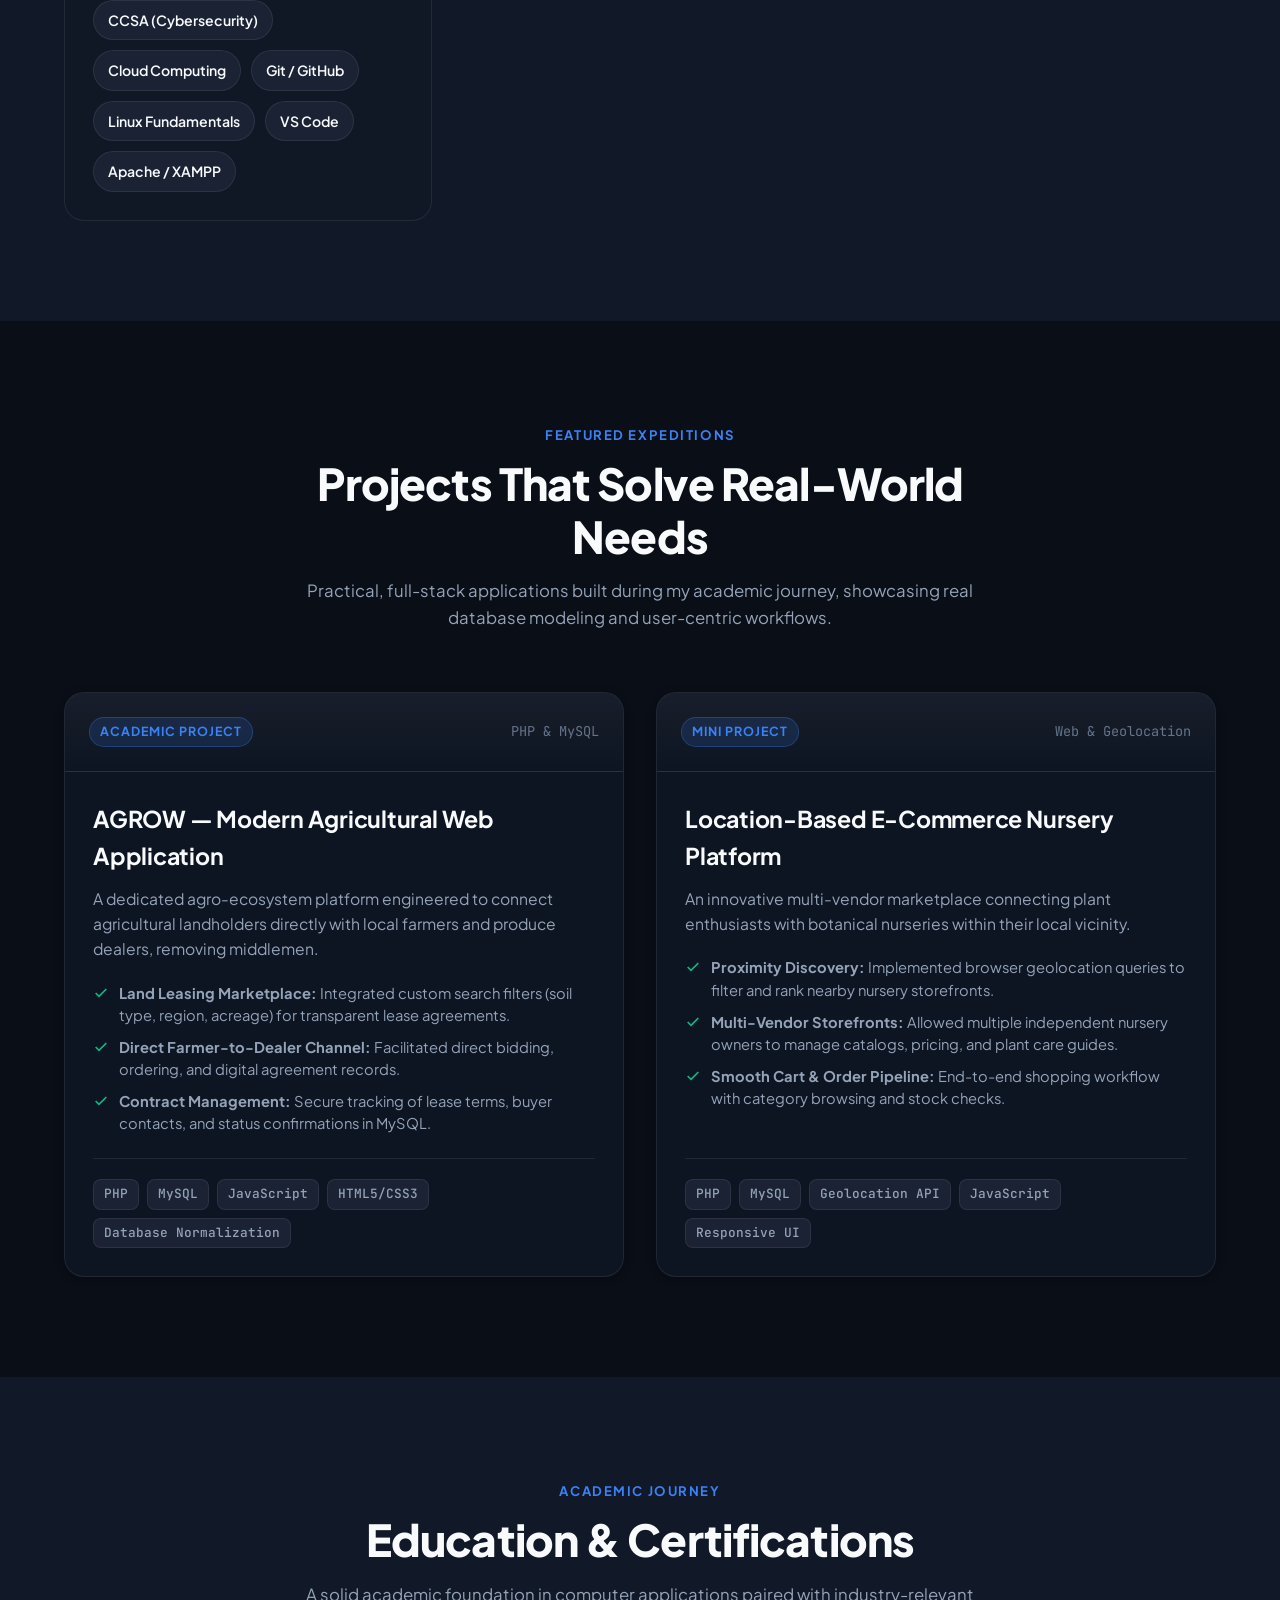
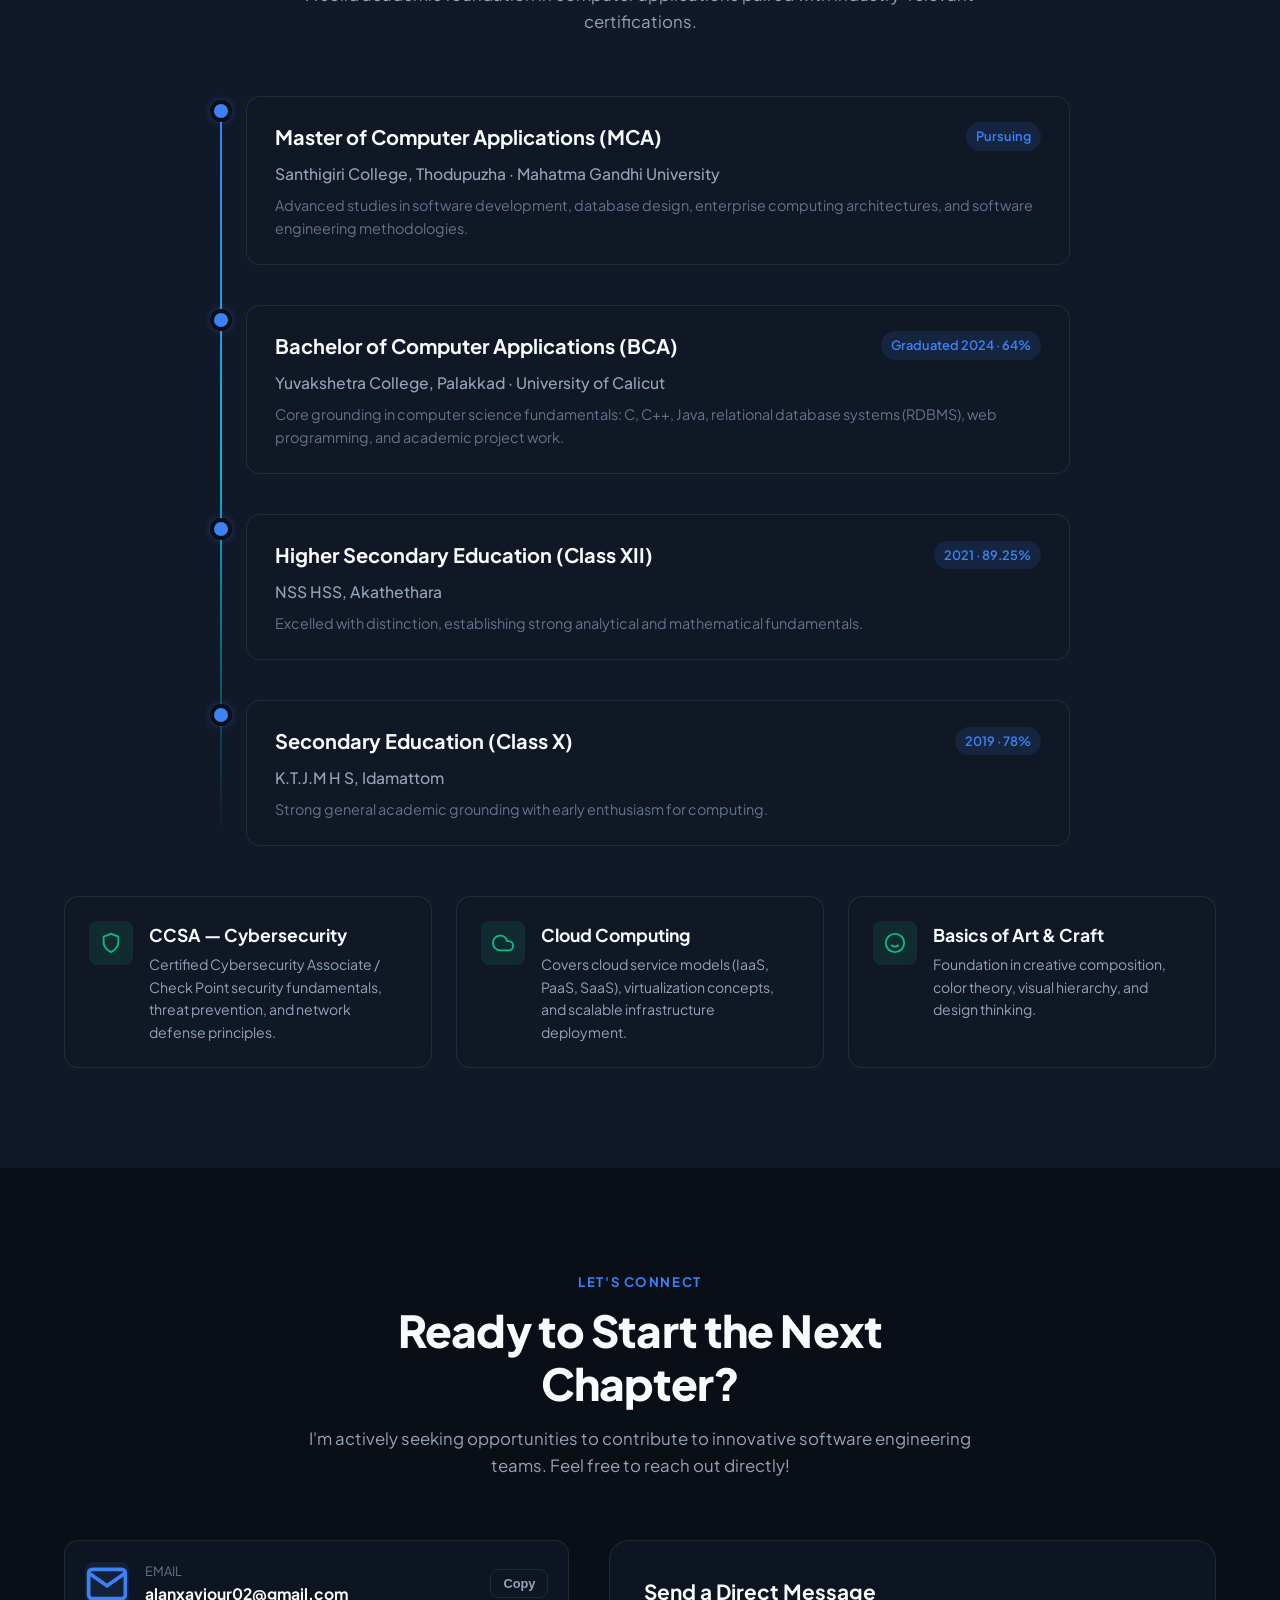
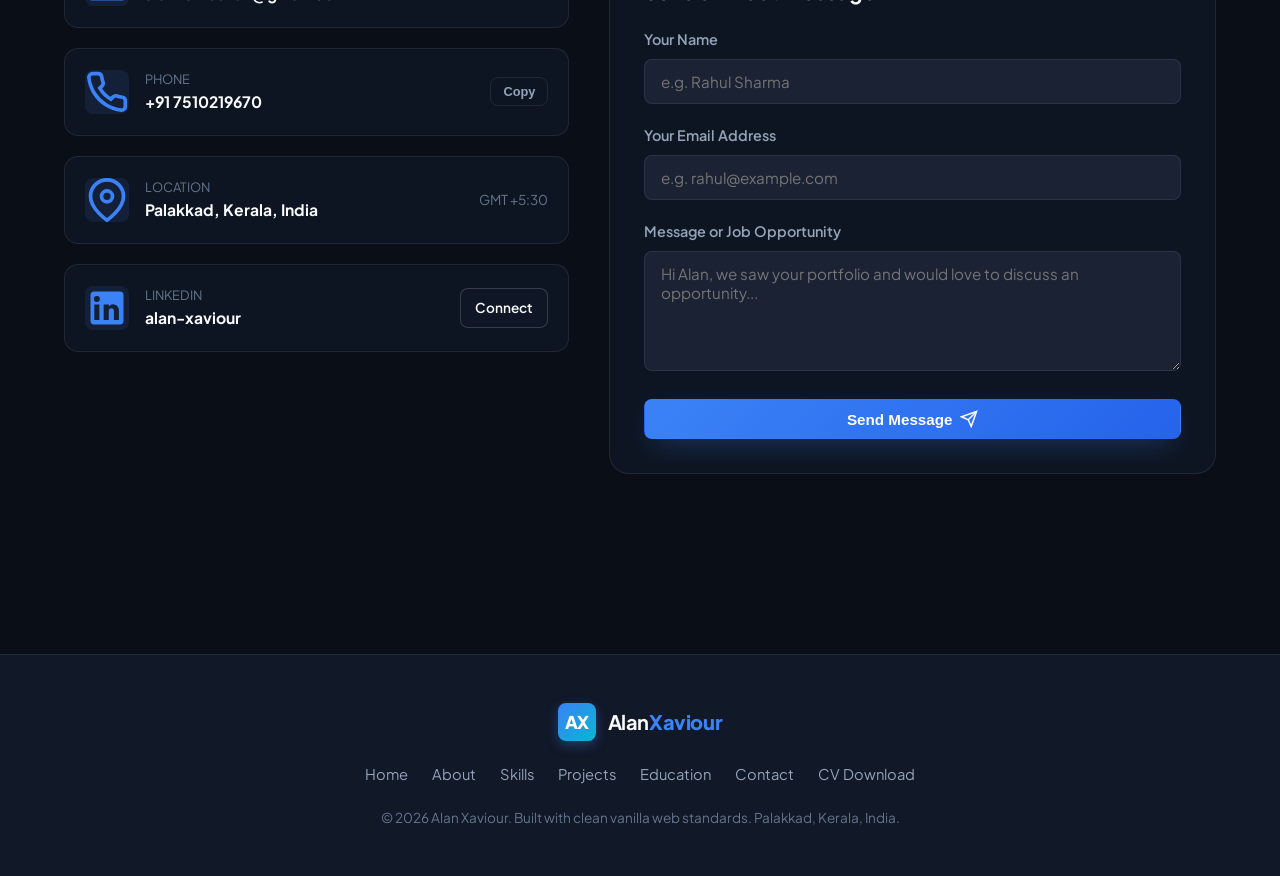
<file: education.html>
<!DOCTYPE html>
<html lang="en">
<head>
  <meta charset="utf-8">
  <meta http-equiv="refresh" content="0; url=index.html#education">
  <title>Redirecting to Education...</title>
</head>
<body>
  <p>Redirecting to <a href="index.html#education">Education section</a>...</p>
</body>
</html>
</file>
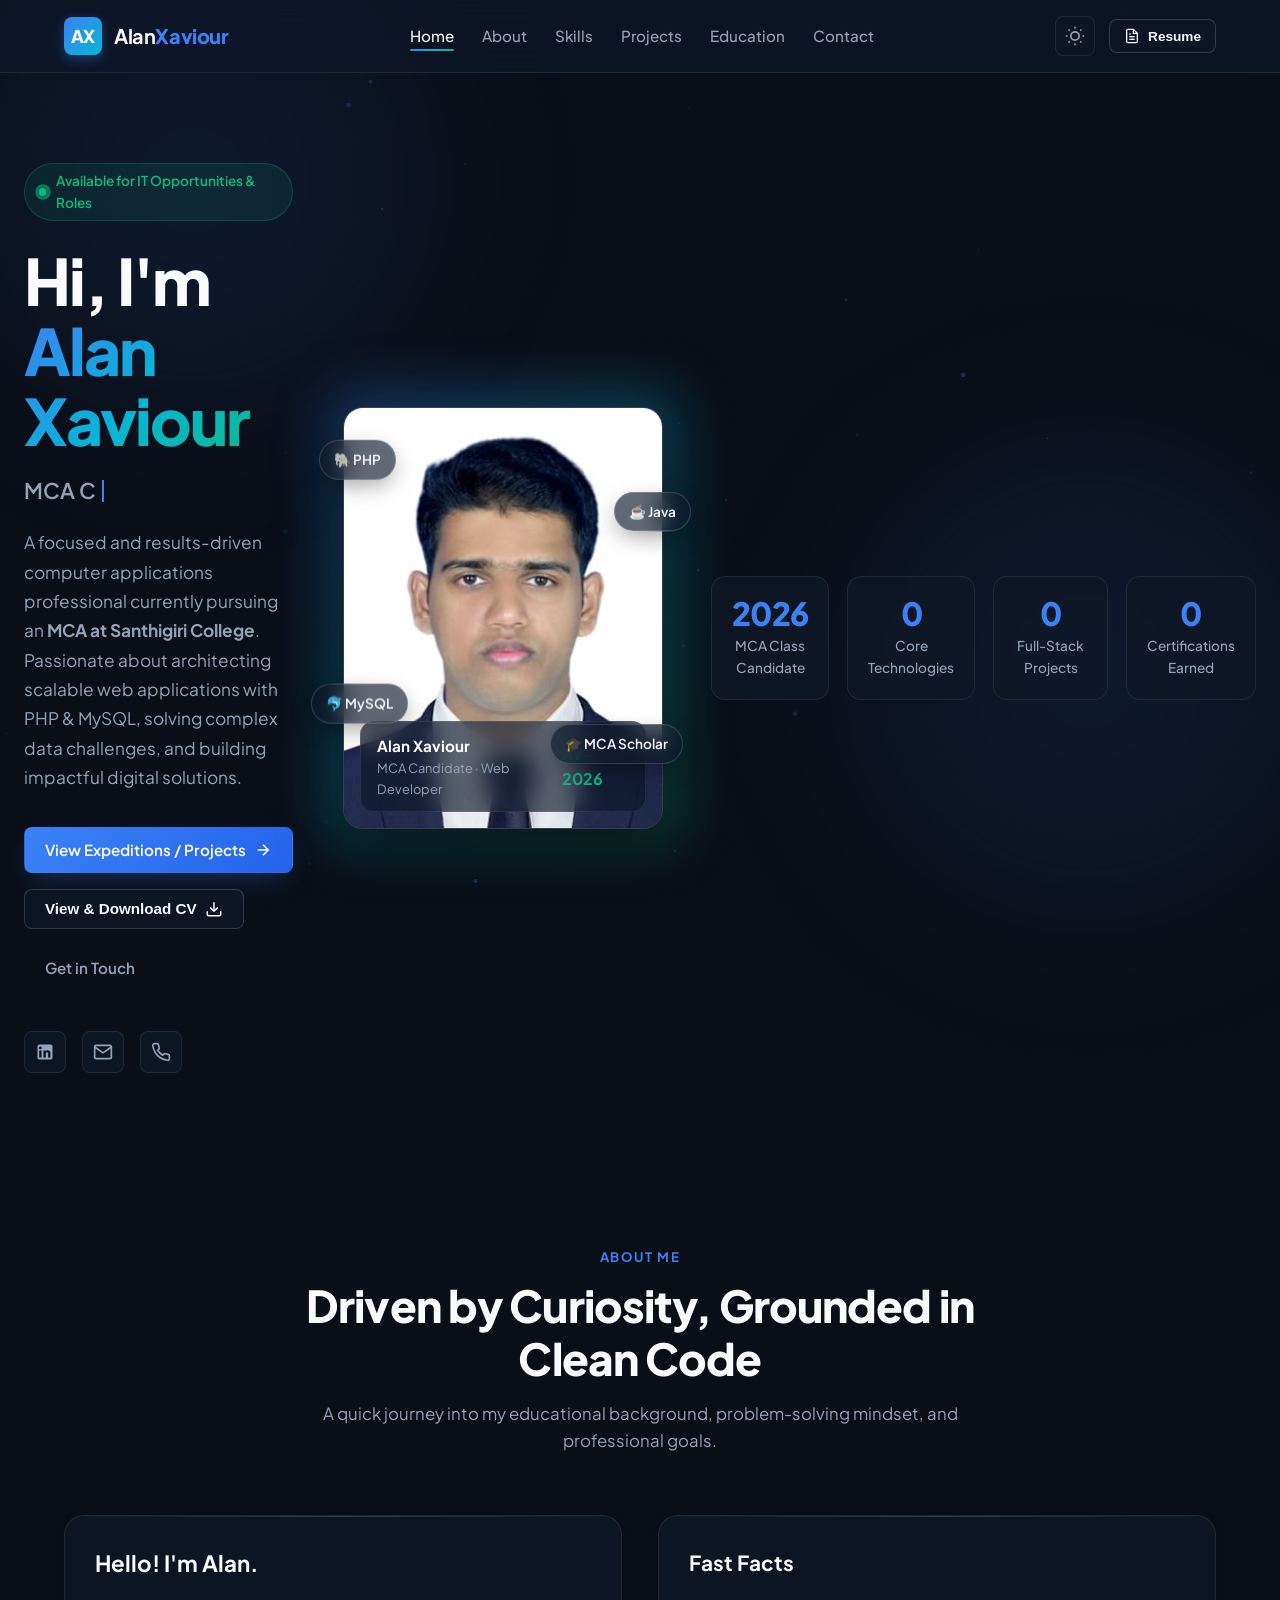
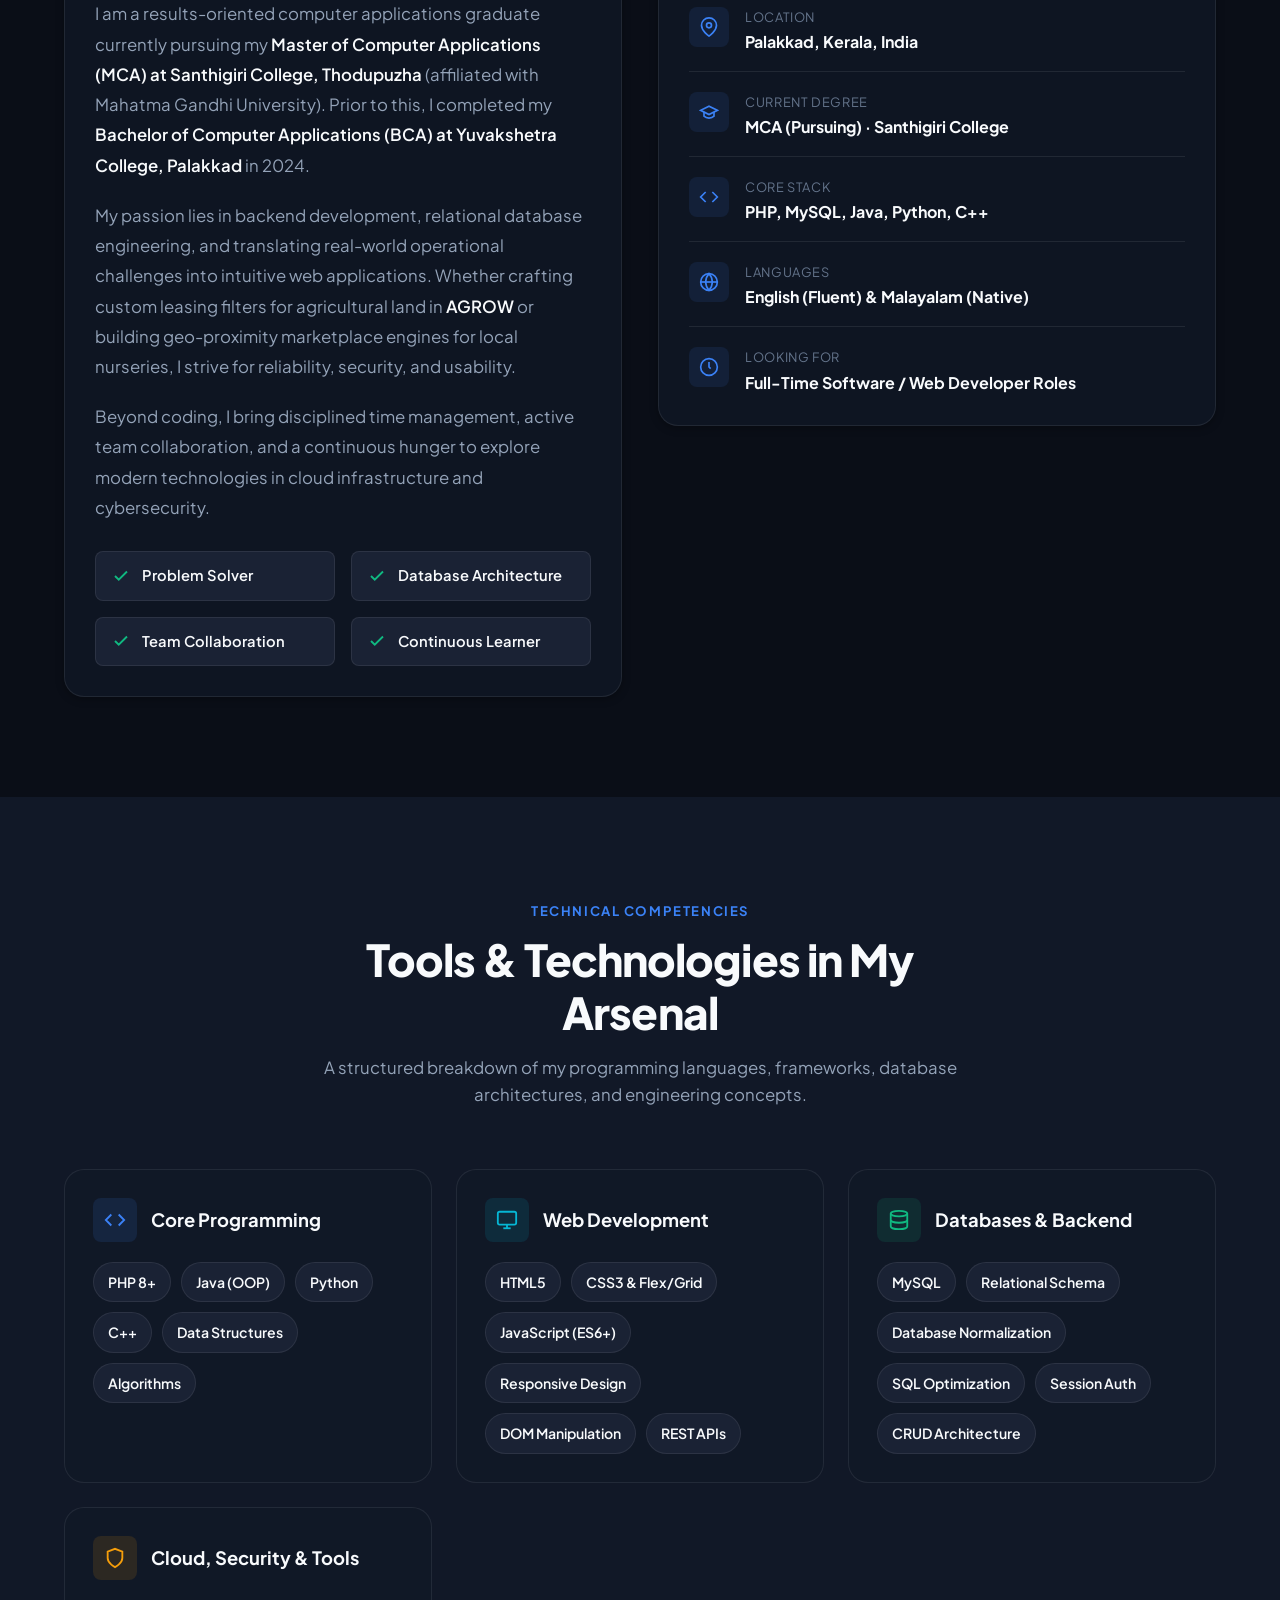
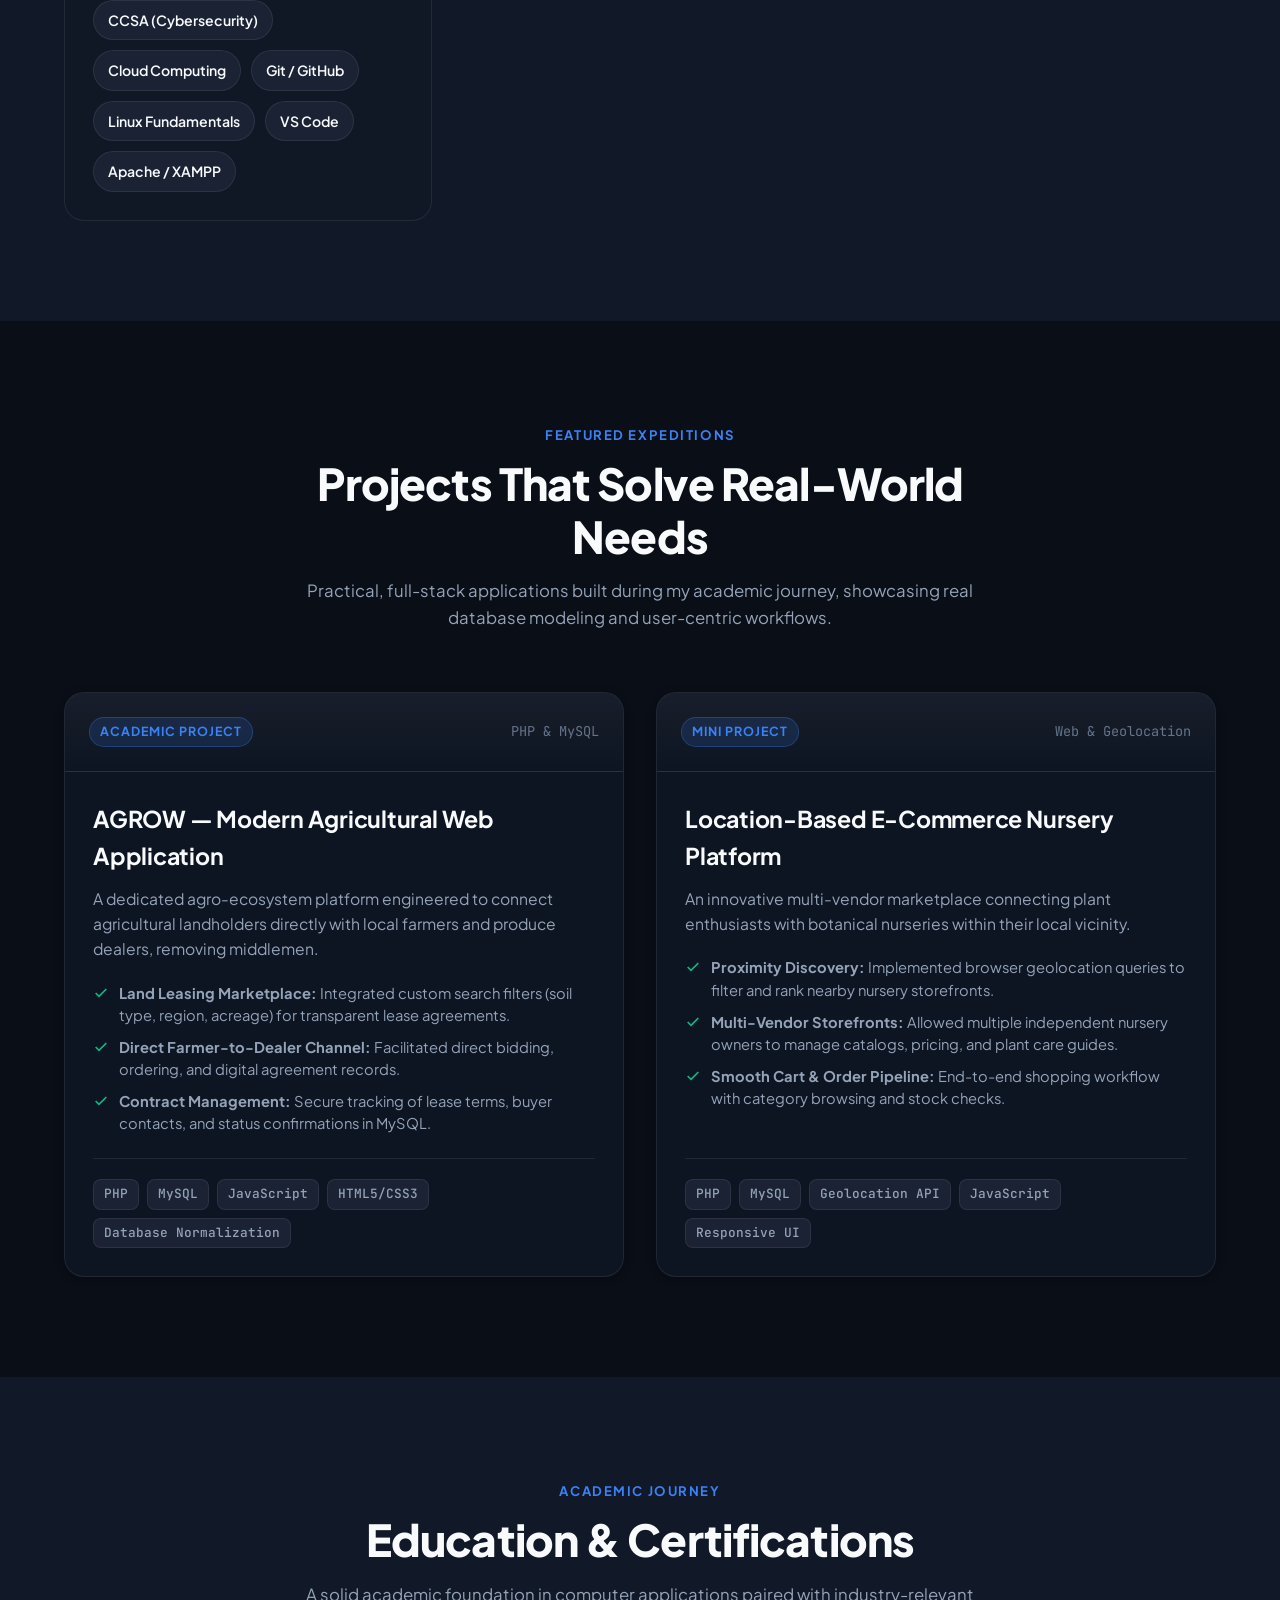
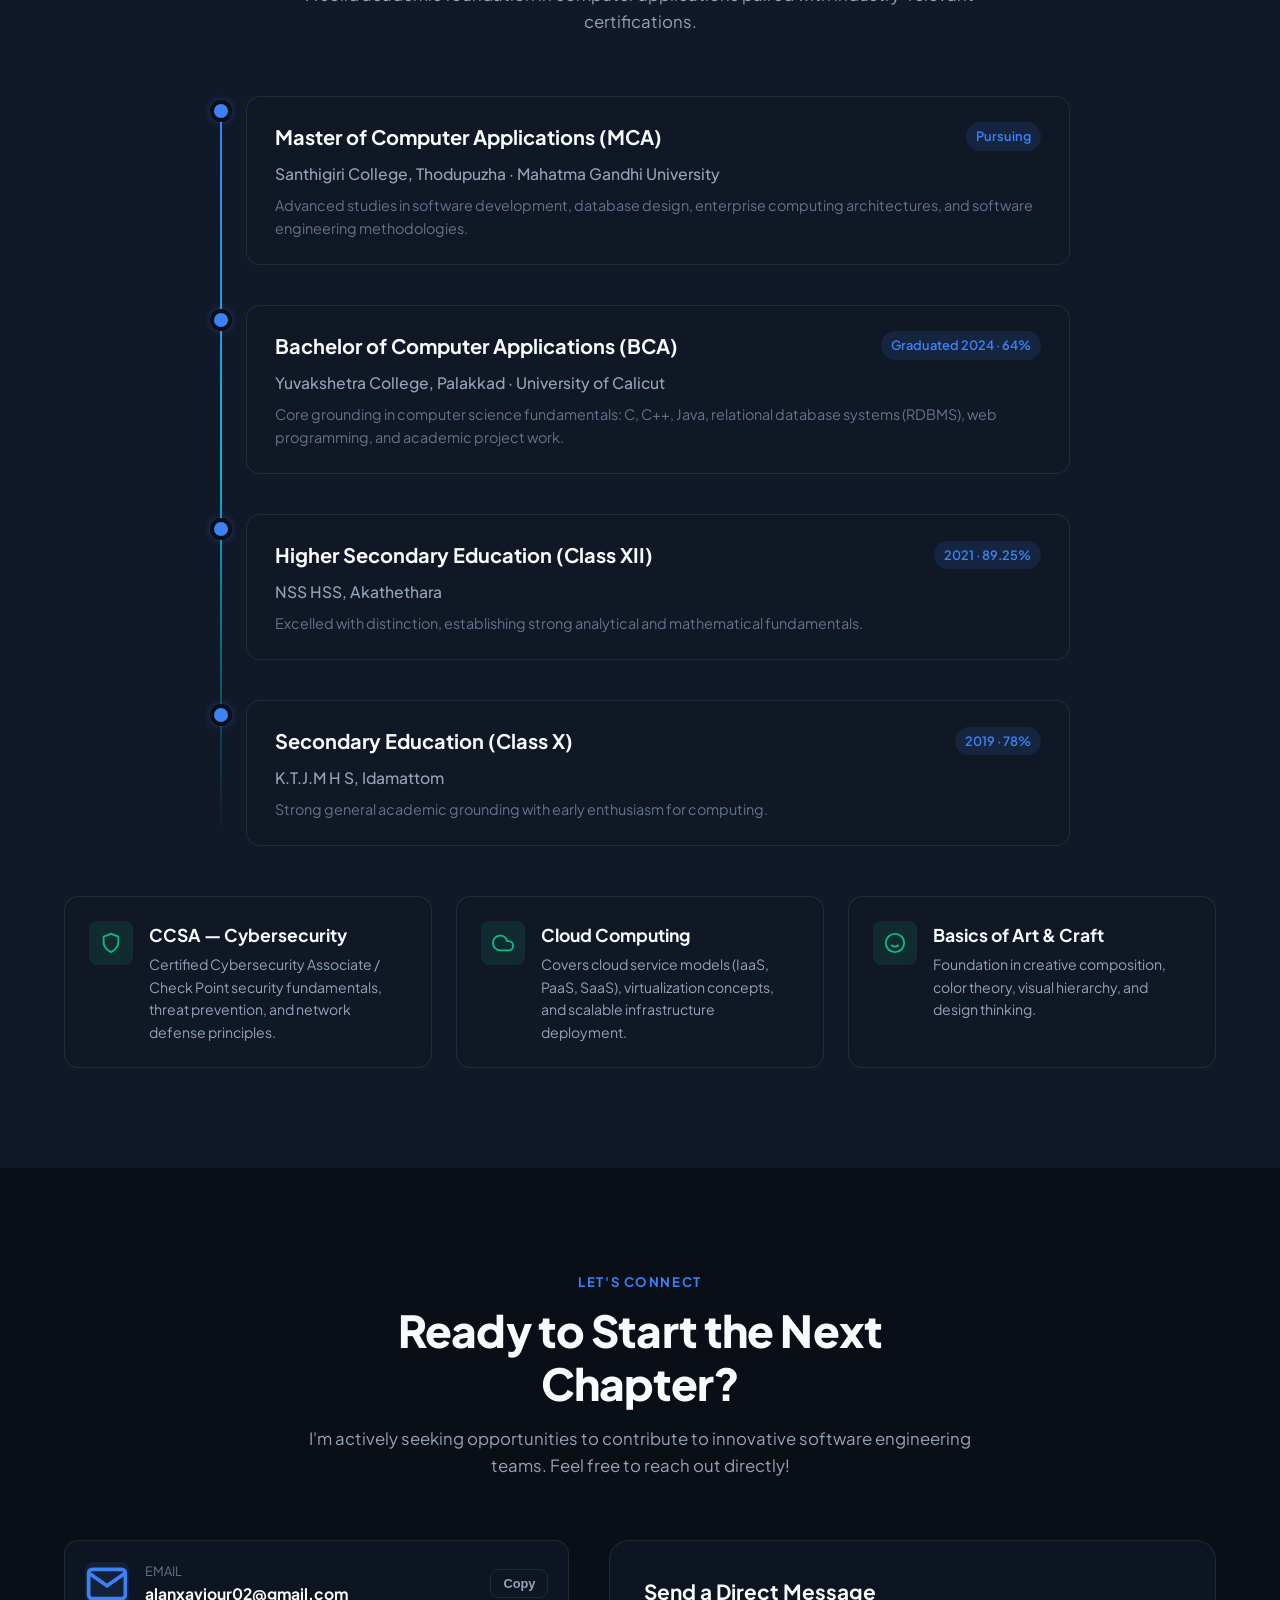
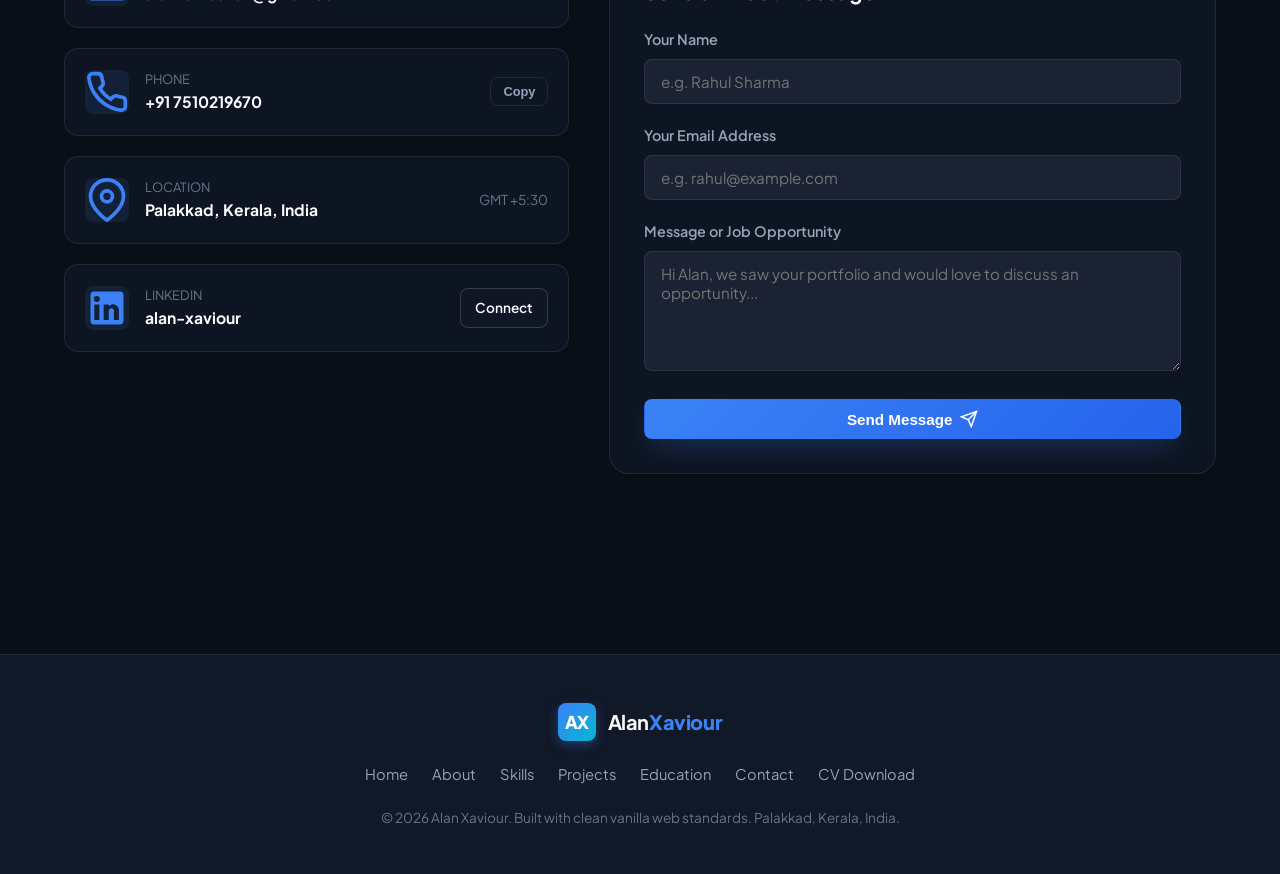
<file: projects.html>
<!DOCTYPE html>
<html lang="en">
<head>
  <meta charset="utf-8">
  <meta http-equiv="refresh" content="0; url=index.html#projects">
  <title>Redirecting to Projects...</title>
</head>
<body>
  <p>Redirecting to <a href="index.html#projects">Projects section</a>...</p>
</body>
</html>
</file>
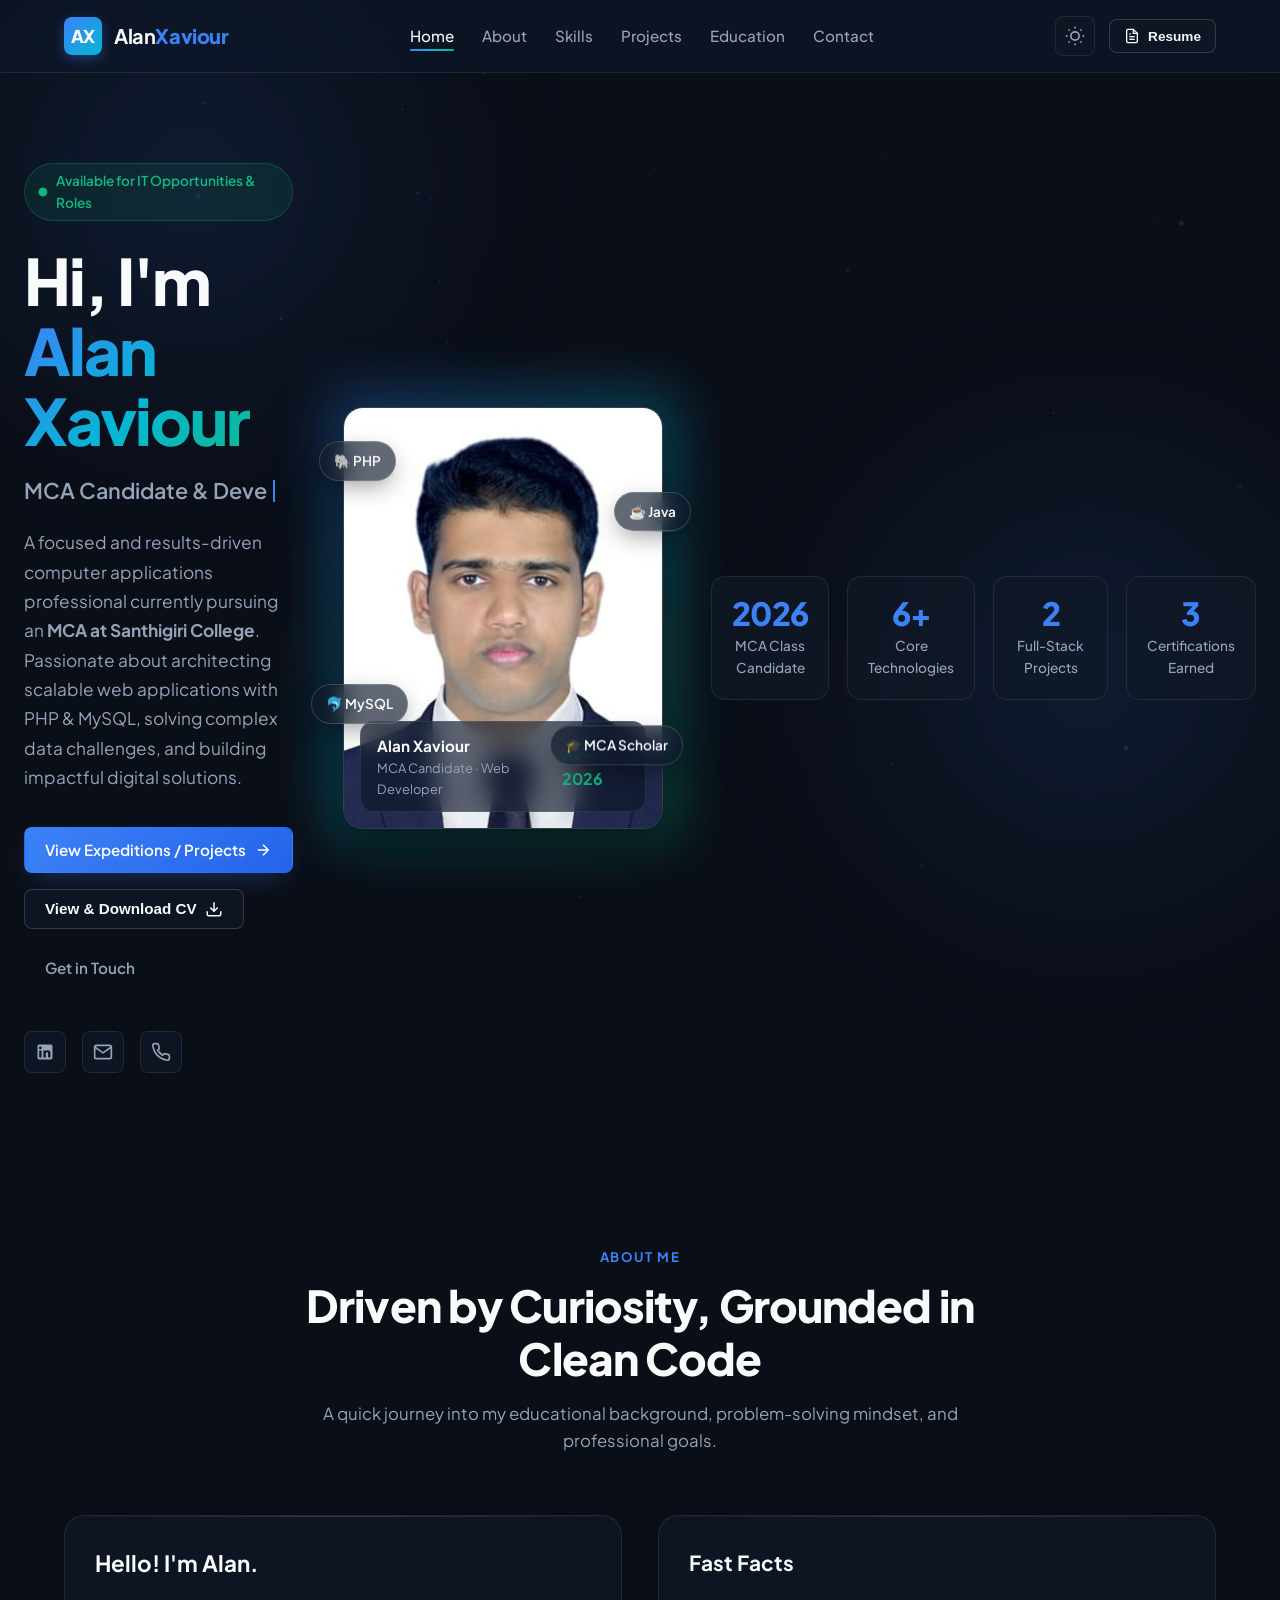
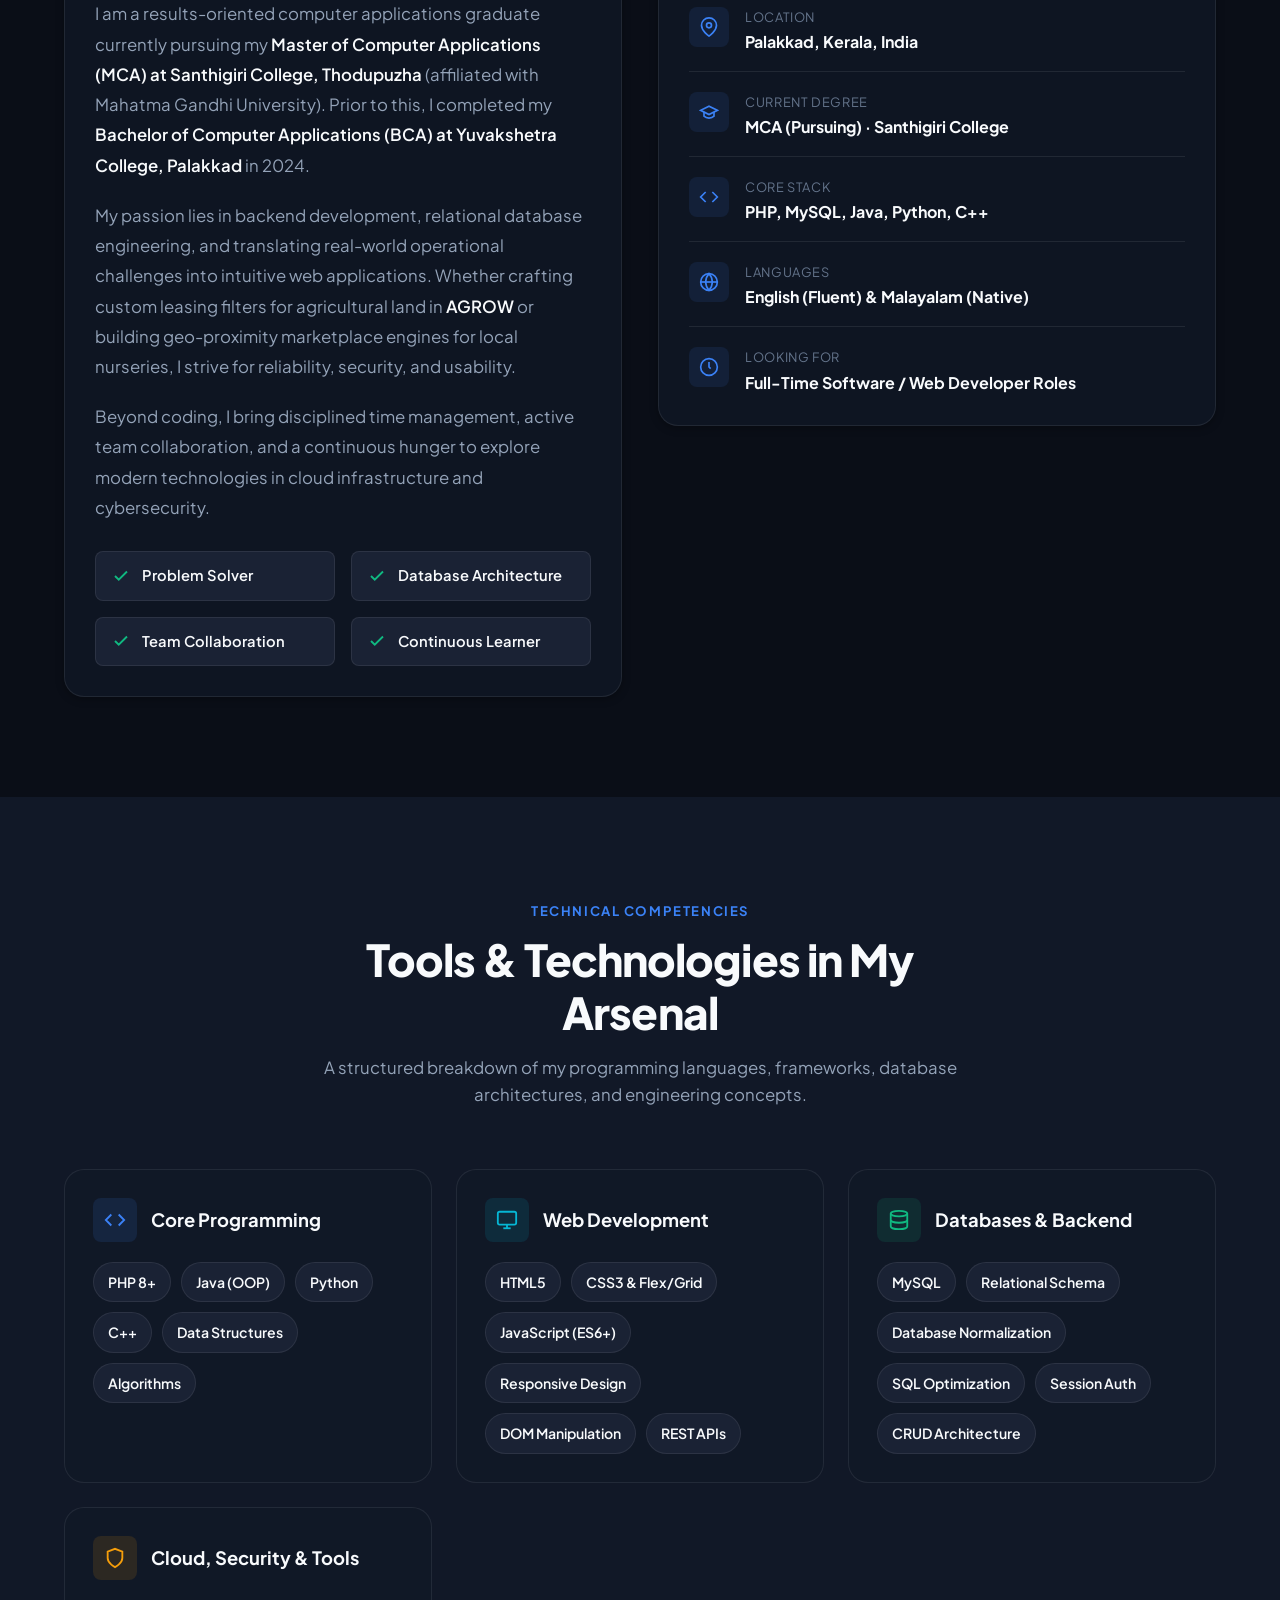
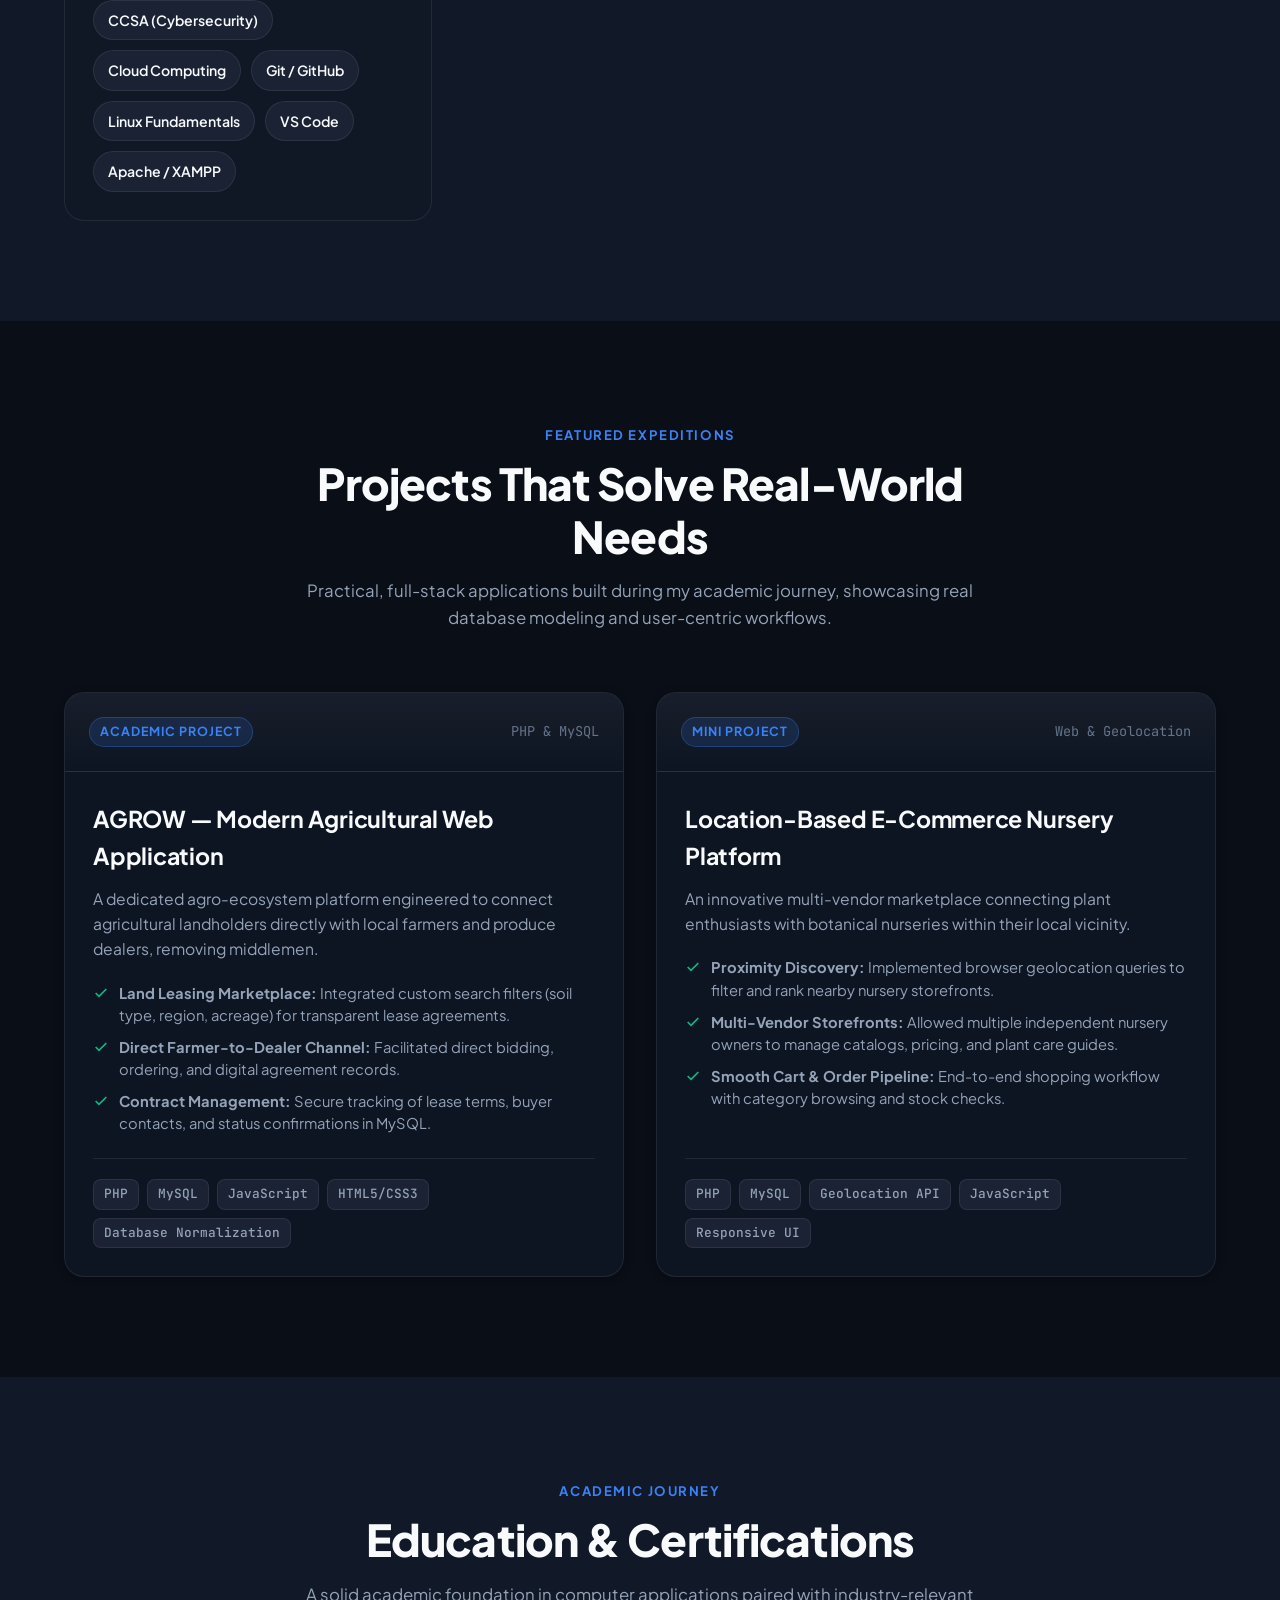
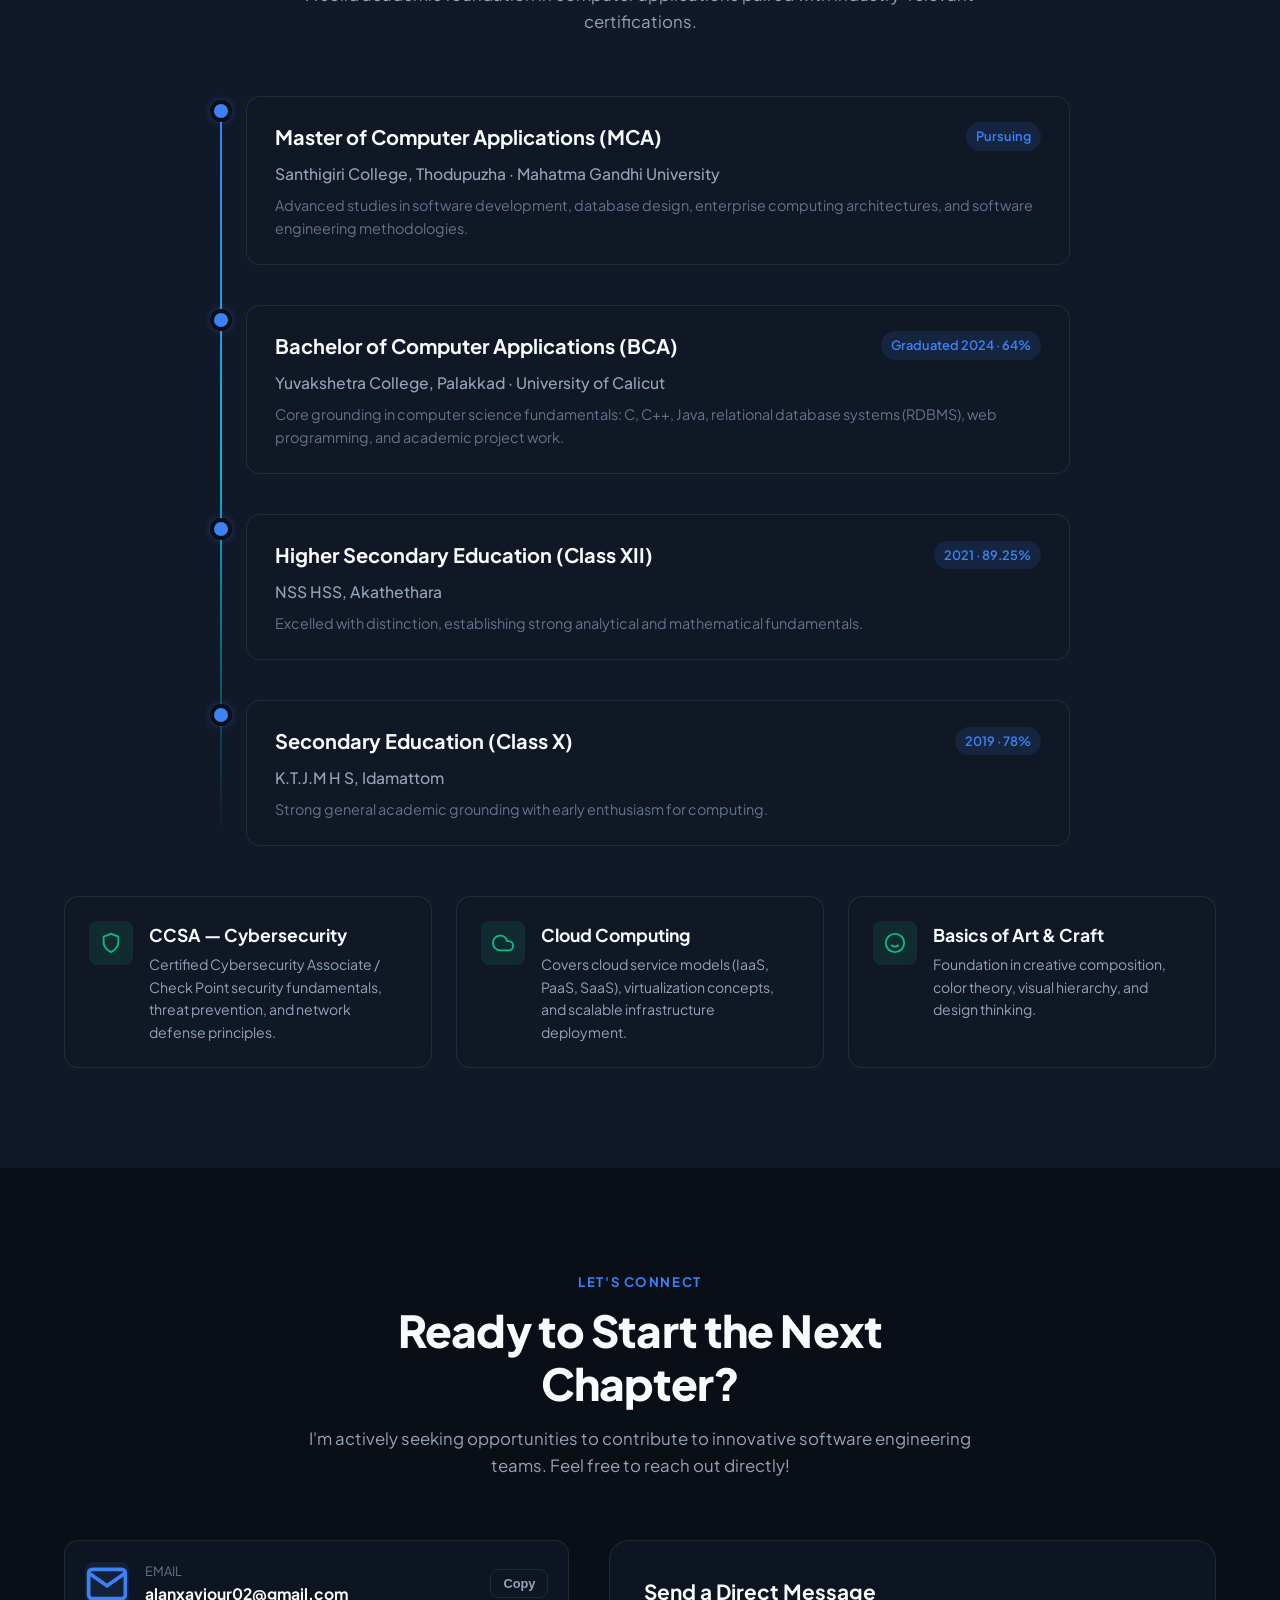
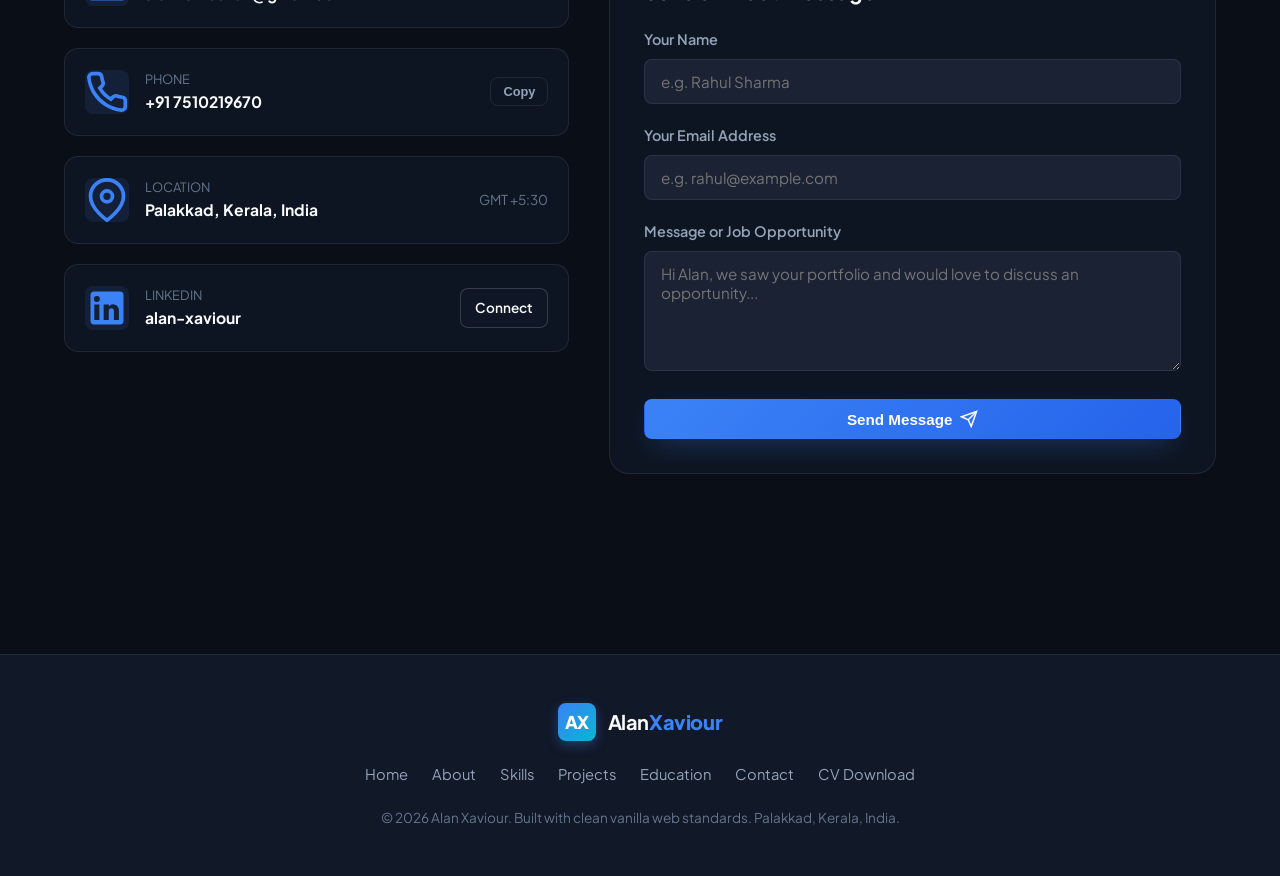
<file: skills.html>
<!DOCTYPE html>
<html lang="en">
<head>
  <meta charset="utf-8">
  <meta http-equiv="refresh" content="0; url=index.html#skills">
  <title>Redirecting to Skills...</title>
</head>
<body>
  <p>Redirecting to <a href="index.html#skills">Skills section</a>...</p>
</body>
</html>
</file>
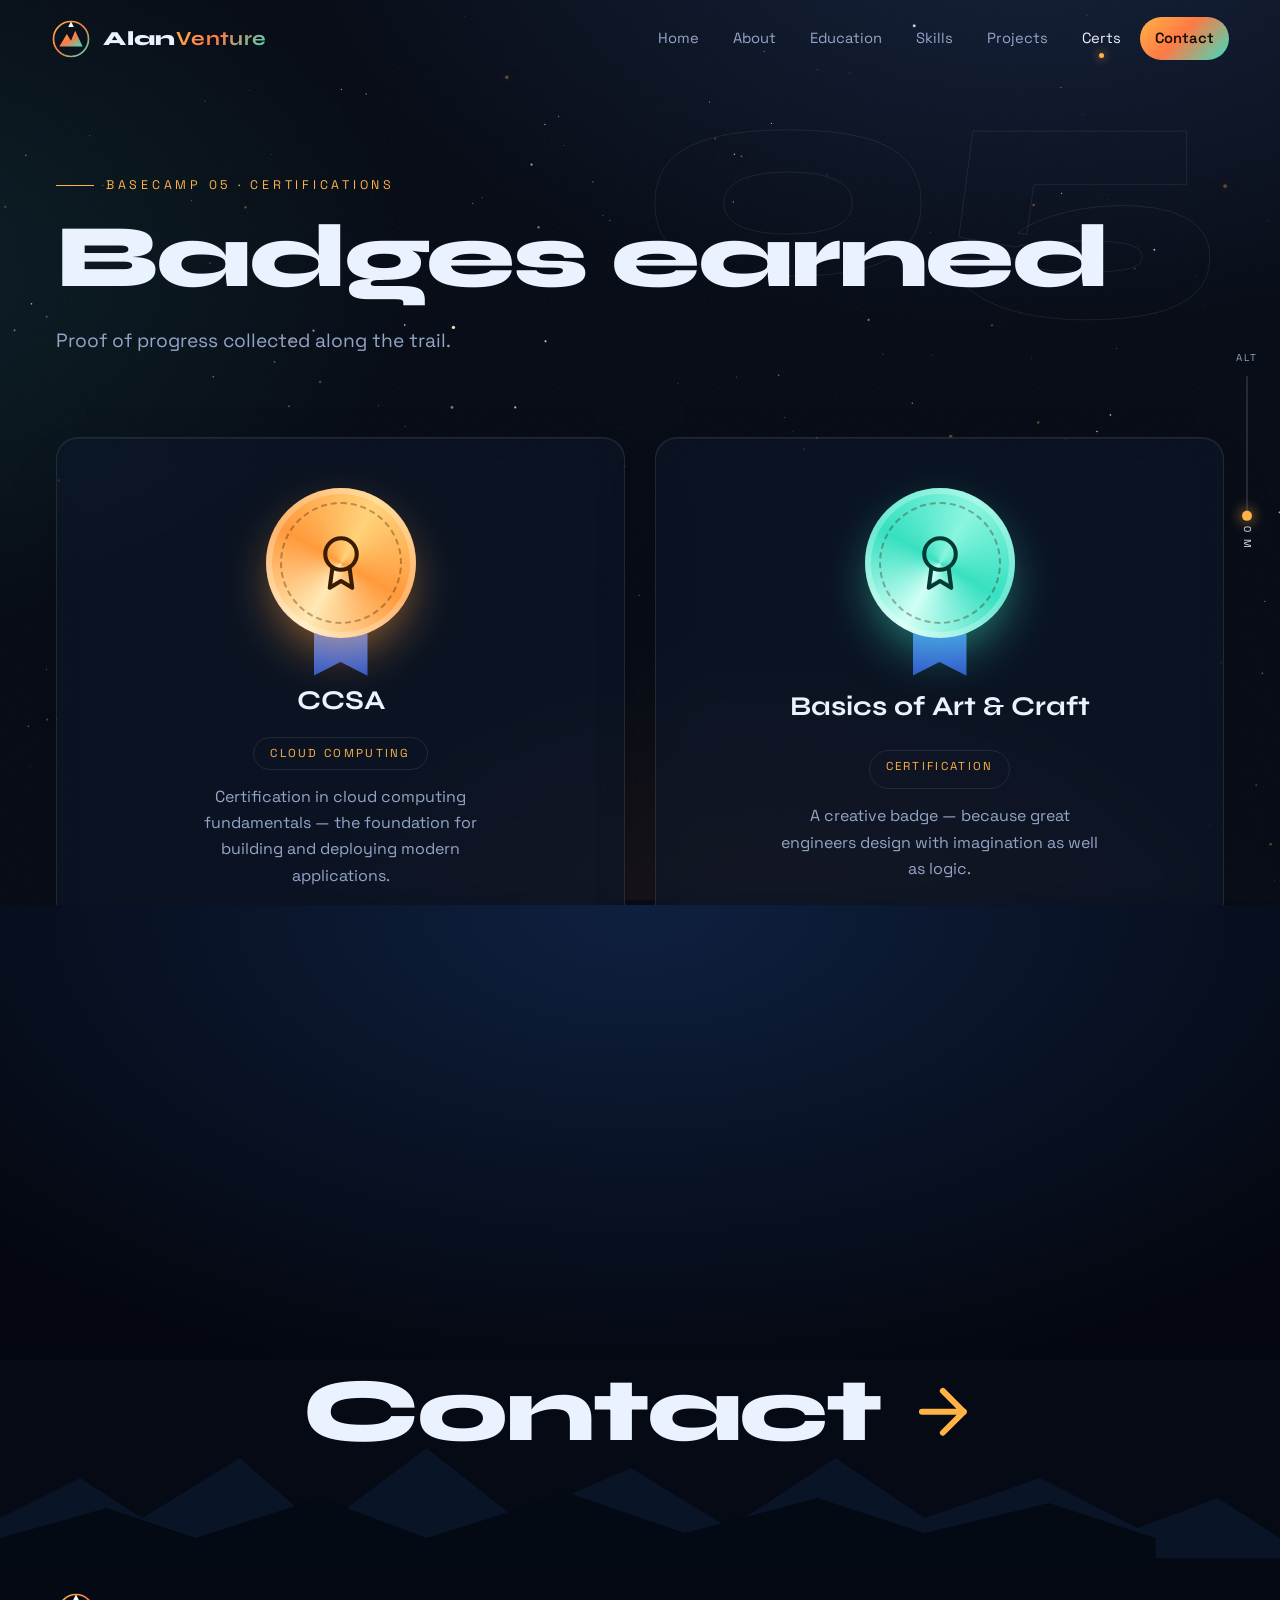
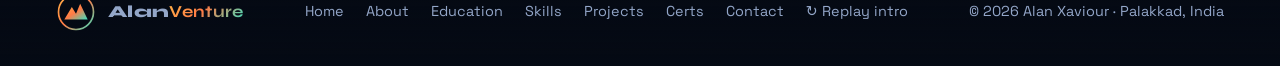
<file: _legacy_adventure_theme/certifications.html>
<!DOCTYPE html>
<html lang="en">
<head>
<meta charset="utf-8">
<meta name="viewport" content="width=device-width,initial-scale=1,viewport-fit=cover">
<title>Certifications · AlanVenture — Alan Xaviour</title>
<meta name="description" content="Certifications of Alan Xaviour: CCSA Cloud Computing and Basics of Art & Craft.">
<meta name="theme-color" content="#050a14">
<link rel="icon" type="image/svg+xml" href="assets/logo.svg">
<link rel="preconnect" href="https://fonts.googleapis.com">
<link rel="preconnect" href="https://fonts.gstatic.com" crossorigin>
<link rel="stylesheet" href="css/style.css">
</head>
<body data-page="certs">
<svg width="0" height="0" style="position:absolute" aria-hidden="true"><defs>
<linearGradient id="avg" x1="0" y1="0" x2="1" y2="1"><stop offset="0" stop-color="#ffb347"/><stop offset=".5" stop-color="#ff7a45"/><stop offset="1" stop-color="#37e0c1"/></linearGradient>
<symbol id="i-user" viewBox="0 0 24 24"><path d="M20 21v-2a4 4 0 0 0-4-4H8a4 4 0 0 0-4 4v2"/><circle cx="12" cy="7" r="4"/></symbol>
<symbol id="i-cap" viewBox="0 0 24 24"><path d="M22 10 12 5 2 10l10 5 10-5z"/><path d="M6 12v5c3 3 9 3 12 0v-5"/></symbol>
<symbol id="i-code" viewBox="0 0 24 24"><polyline points="16 18 22 12 16 6"/><polyline points="8 6 2 12 8 18"/></symbol>
<symbol id="i-flag" viewBox="0 0 24 24"><path d="M4 15s1-1 4-1 5 2 8 2 4-1 4-1V3s-1 1-4 1-5-2-8-2-4 1-4 1z"/><line x1="4" y1="22" x2="4" y2="15"/></symbol>
<symbol id="i-award" viewBox="0 0 24 24"><circle cx="12" cy="8" r="7"/><polyline points="8.21 13.89 7 23 12 20 17 23 15.79 13.88"/></symbol>
<symbol id="i-mail" viewBox="0 0 24 24"><path d="M4 4h16c1.1 0 2 .9 2 2v12c0 1.1-.9 2-2 2H4c-1.1 0-2-.9-2-2V6c0-1.1.9-2 2-2z"/><polyline points="22,6 12,13 2,6"/></symbol>
<symbol id="i-phone" viewBox="0 0 24 24"><path d="M22 16.92v3a2 2 0 0 1-2.18 2 19.79 19.79 0 0 1-8.63-3.07 19.5 19.5 0 0 1-6-6 19.79 19.79 0 0 1-3.07-8.67A2 2 0 0 1 4.11 2h3a2 2 0 0 1 2 1.72c.127.96.361 1.903.7 2.81a2 2 0 0 1-.45 2.11L8.09 9.91a16 16 0 0 0 6 6l1.27-1.27a2 2 0 0 1 2.11-.45c.907.339 1.85.573 2.81.7A2 2 0 0 1 22 16.92z"/></symbol>
<symbol id="i-pin" viewBox="0 0 24 24"><path d="M21 10c0 7-9 13-9 13s-9-6-9-13a9 9 0 0 1 18 0z"/><circle cx="12" cy="10" r="3"/></symbol>
<symbol id="i-in" viewBox="0 0 24 24"><path d="M16 8a6 6 0 0 1 6 6v7h-4v-7a2 2 0 0 0-2-2 2 2 0 0 0-2 2v7h-4v-7a6 6 0 0 1 6-6z"/><rect x="2" y="9" width="4" height="12"/><circle cx="4" cy="4" r="2"/></symbol>
<symbol id="i-arrow" viewBox="0 0 24 24"><line x1="5" y1="12" x2="19" y2="12"/><polyline points="12 5 19 12 12 19"/></symbol>
<symbol id="i-send" viewBox="0 0 24 24"><line x1="22" y1="2" x2="11" y2="13"/><polygon points="22 2 15 22 11 13 2 9 22 2"/></symbol>
<symbol id="i-lang" viewBox="0 0 24 24"><circle cx="12" cy="12" r="10"/><line x1="2" y1="12" x2="22" y2="12"/><path d="M12 2a15.3 15.3 0 0 1 4 10 15.3 15.3 0 0 1-4 10 15.3 15.3 0 0 1-4-10 15.3 15.3 0 0 1 4-10z"/></symbol>
<symbol id="i-target" viewBox="0 0 24 24"><circle cx="12" cy="12" r="10"/><circle cx="12" cy="12" r="6"/><circle cx="12" cy="12" r="2"/></symbol>
</defs></svg>
<div class="loader" id="loader" role="status" aria-label="Loading">
  <div class="lh top"></div><div class="lh bot"></div>
  <div class="loader-core">
    <div class="compass"><svg viewBox="0 0 200 200">
      <circle class="ring-bg" cx="100" cy="100" r="92" fill="none" stroke-width="3"/>
      <circle class="ring-fg" cx="100" cy="100" r="92" fill="none" stroke-width="4"/>
      <g class="ticks"><line x1="100" y1="12" x2="100" y2="22" transform="rotate(0 100 100)" stroke="rgba(255,255,255,0.5)" stroke-width="2"/><line x1="100" y1="12" x2="100" y2="17" transform="rotate(10 100 100)" stroke="rgba(255,255,255,0.22)" stroke-width="1"/><line x1="100" y1="12" x2="100" y2="17" transform="rotate(20 100 100)" stroke="rgba(255,255,255,0.22)" stroke-width="1"/><line x1="100" y1="12" x2="100" y2="22" transform="rotate(30 100 100)" stroke="rgba(255,255,255,0.5)" stroke-width="2"/><line x1="100" y1="12" x2="100" y2="17" transform="rotate(40 100 100)" stroke="rgba(255,255,255,0.22)" stroke-width="1"/><line x1="100" y1="12" x2="100" y2="17" transform="rotate(50 100 100)" stroke="rgba(255,255,255,0.22)" stroke-width="1"/><line x1="100" y1="12" x2="100" y2="22" transform="rotate(60 100 100)" stroke="rgba(255,255,255,0.5)" stroke-width="2"/><line x1="100" y1="12" x2="100" y2="17" transform="rotate(70 100 100)" stroke="rgba(255,255,255,0.22)" stroke-width="1"/><line x1="100" y1="12" x2="100" y2="17" transform="rotate(80 100 100)" stroke="rgba(255,255,255,0.22)" stroke-width="1"/><line x1="100" y1="12" x2="100" y2="22" transform="rotate(90 100 100)" stroke="rgba(255,255,255,0.5)" stroke-width="2"/><line x1="100" y1="12" x2="100" y2="17" transform="rotate(100 100 100)" stroke="rgba(255,255,255,0.22)" stroke-width="1"/><line x1="100" y1="12" x2="100" y2="17" transform="rotate(110 100 100)" stroke="rgba(255,255,255,0.22)" stroke-width="1"/><line x1="100" y1="12" x2="100" y2="22" transform="rotate(120 100 100)" stroke="rgba(255,255,255,0.5)" stroke-width="2"/><line x1="100" y1="12" x2="100" y2="17" transform="rotate(130 100 100)" stroke="rgba(255,255,255,0.22)" stroke-width="1"/><line x1="100" y1="12" x2="100" y2="17" transform="rotate(140 100 100)" stroke="rgba(255,255,255,0.22)" stroke-width="1"/><line x1="100" y1="12" x2="100" y2="22" transform="rotate(150 100 100)" stroke="rgba(255,255,255,0.5)" stroke-width="2"/><line x1="100" y1="12" x2="100" y2="17" transform="rotate(160 100 100)" stroke="rgba(255,255,255,0.22)" stroke-width="1"/><line x1="100" y1="12" x2="100" y2="17" transform="rotate(170 100 100)" stroke="rgba(255,255,255,0.22)" stroke-width="1"/><line x1="100" y1="12" x2="100" y2="22" transform="rotate(180 100 100)" stroke="rgba(255,255,255,0.5)" stroke-width="2"/><line x1="100" y1="12" x2="100" y2="17" transform="rotate(190 100 100)" stroke="rgba(255,255,255,0.22)" stroke-width="1"/><line x1="100" y1="12" x2="100" y2="17" transform="rotate(200 100 100)" stroke="rgba(255,255,255,0.22)" stroke-width="1"/><line x1="100" y1="12" x2="100" y2="22" transform="rotate(210 100 100)" stroke="rgba(255,255,255,0.5)" stroke-width="2"/><line x1="100" y1="12" x2="100" y2="17" transform="rotate(220 100 100)" stroke="rgba(255,255,255,0.22)" stroke-width="1"/><line x1="100" y1="12" x2="100" y2="17" transform="rotate(230 100 100)" stroke="rgba(255,255,255,0.22)" stroke-width="1"/><line x1="100" y1="12" x2="100" y2="22" transform="rotate(240 100 100)" stroke="rgba(255,255,255,0.5)" stroke-width="2"/><line x1="100" y1="12" x2="100" y2="17" transform="rotate(250 100 100)" stroke="rgba(255,255,255,0.22)" stroke-width="1"/><line x1="100" y1="12" x2="100" y2="17" transform="rotate(260 100 100)" stroke="rgba(255,255,255,0.22)" stroke-width="1"/><line x1="100" y1="12" x2="100" y2="22" transform="rotate(270 100 100)" stroke="rgba(255,255,255,0.5)" stroke-width="2"/><line x1="100" y1="12" x2="100" y2="17" transform="rotate(280 100 100)" stroke="rgba(255,255,255,0.22)" stroke-width="1"/><line x1="100" y1="12" x2="100" y2="17" transform="rotate(290 100 100)" stroke="rgba(255,255,255,0.22)" stroke-width="1"/><line x1="100" y1="12" x2="100" y2="22" transform="rotate(300 100 100)" stroke="rgba(255,255,255,0.5)" stroke-width="2"/><line x1="100" y1="12" x2="100" y2="17" transform="rotate(310 100 100)" stroke="rgba(255,255,255,0.22)" stroke-width="1"/><line x1="100" y1="12" x2="100" y2="17" transform="rotate(320 100 100)" stroke="rgba(255,255,255,0.22)" stroke-width="1"/><line x1="100" y1="12" x2="100" y2="22" transform="rotate(330 100 100)" stroke="rgba(255,255,255,0.5)" stroke-width="2"/><line x1="100" y1="12" x2="100" y2="17" transform="rotate(340 100 100)" stroke="rgba(255,255,255,0.22)" stroke-width="1"/><line x1="100" y1="12" x2="100" y2="17" transform="rotate(350 100 100)" stroke="rgba(255,255,255,0.22)" stroke-width="1"/></g>
      <text x="100" y="42" text-anchor="middle" fill="#ffb347" font-size="14" font-weight="700" font-family="Syne,sans-serif">N</text>
      <g class="needle"><path d="M100 48 112 100H88Z" fill="url(#avg)"/><path d="M100 152 88 100h24Z" fill="rgba(255,255,255,.35)"/><circle cx="100" cy="100" r="7" fill="#050a14" stroke="#ffb347" stroke-width="2"/></g>
    </svg></div>
    <div class="loader-brand"><span style="--i:0">A</span><span style="--i:1">L</span><span style="--i:2">A</span><span style="--i:3">N</span><span style="--i:4"><b>V</b></span><span style="--i:5"><b>E</b></span><span style="--i:6"><b>N</b></span><span style="--i:7"><b>T</b></span><span style="--i:8"><b>U</b></span><span style="--i:9"><b>R</b></span><span style="--i:10"><b>E</b></span></div>
    <div class="loader-pct"><span id="pct">0</span><small>%</small></div>
    <div class="loader-msg" id="lmsg">Packing gear…</div>
  </div>
</div>

<div class="curtain"><i style="--i:0"></i><i style="--i:1"></i><i style="--i:2"></i><i style="--i:3"></i><i style="--i:4"></i><i style="--i:5"></i></div>
<div class="trail"><b></b></div>
<canvas id="sky"></canvas><div class="grain"></div>
<div class="altimeter" aria-hidden="true"><span>ALT</span><div class="bar"><i></i></div><span class="val" id="altVal">0 m</span></div>
<header class="nav">
  <a href="index.html" class="logo" aria-label="AlanVenture home"><svg viewBox="0 0 48 48" aria-hidden="true"><circle cx="24" cy="24" r="21" fill="none" stroke="url(#avg)" stroke-width="2"/><path d="M10 33 19 18l5 8 5-12 9 19Z" fill="url(#avg)"/><path d="m24 3 3.4 6.5h-6.8Z" fill="#fff"/></svg><span>Alan<b>Venture</b></span></a>
  <button class="burger" aria-label="Menu" aria-expanded="false"><i></i><i></i><i></i></button>
  <ul class="menu"><li style="--i:0"><a href="index.html" class="" data-text="Home">Home</a></li><li style="--i:1"><a href="about.html" class="" data-text="About">About</a></li><li style="--i:2"><a href="education.html" class="" data-text="Education">Education</a></li><li style="--i:3"><a href="skills.html" class="" data-text="Skills">Skills</a></li><li style="--i:4"><a href="projects.html" class="" data-text="Projects">Projects</a></li><li style="--i:5"><a href="certifications.html" class="active" data-text="Certs">Certs</a></li><li style="--i:6"><a href="contact.html" class="cta" data-text="Contact">Contact</a></li></ul>
</header>
<main>
<section class="page page-hero container">
  <div class="num" aria-hidden="true">05</div>
  <span class="eyebrow hero-anim" style="--d:0">Basecamp 05 · Certifications</span>
  <h1 class="h-xl hero-anim" style="--d:120"><span class="scramble">Badges earned</span></h1>
  <p class="lead hero-anim" style="--d:240">Proof of progress collected along the trail.</p>
</section>
<section class="container section" style="padding-top:20px">
  <div class="certs">
    <div class="card cert tilt reveal zoom" data-tilt="8">
      <div class="medal" data-depth style="--z:50px"><div class="disc"><svg class="ic" aria-hidden="true"><use href="#i-award"/></svg></div><div class="ribbon"></div></div>
      <h3 data-depth style="--z:40px">CCSA</h3><span class="badge">Cloud Computing</span>
      <p data-depth style="--z:20px">Certification in cloud computing fundamentals — the foundation for building and deploying modern applications.</p>
    </div>
    <div class="card cert tilt reveal zoom" data-tilt="8" style="--d:150ms">
      <div class="medal alt" data-depth style="--z:50px"><div class="disc"><svg class="ic" aria-hidden="true"><use href="#i-award"/></svg></div><div class="ribbon"></div></div>
      <h3 data-depth style="--z:40px">Basics of Art &amp; Craft</h3><span class="badge">Certification</span>
      <p data-depth style="--z:20px">A creative badge — because great engineers design with imagination as well as logic.</p>
    </div>
  </div>
  <p class="quote reveal"><span class="grad">The best view comes after the hardest climb.</span></p>
</section>
</main>
<a class="next-stop container" href="contact.html" data-magnetic>
  <small>Next stop on the route</small>
  <span class="h-xl"><span class="scramble">Contact</span> <svg class="ic" aria-hidden="true"><use href="#i-arrow"/></svg></span>
</a>
<footer>
  <div class="peaks"><svg viewBox="0 0 1440 120" preserveAspectRatio="none"><path fill="#0a1629" d="M0 120V80L90 40l70 40 110-60 90 70 120-80 100 70 130-50 110 60 120-70 100 60 130-40 110 50 90-30 70 40v50z"/><path fill="#050a14" d="M0 120V100l120-30 100 30 140-40 120 40 160-45 130 40 150-35 120 35 140-30 120 35v30z"/></svg></div>
  <div class="container foot">
    <div class="logo" style="font-size:1.05rem"><svg viewBox="0 0 48 48" aria-hidden="true"><circle cx="24" cy="24" r="21" fill="none" stroke="url(#avg)" stroke-width="2"/><path d="M10 33 19 18l5 8 5-12 9 19Z" fill="url(#avg)"/><path d="m24 3 3.4 6.5h-6.8Z" fill="#fff"/></svg><span>Alan<b>Venture</b></span></div>
    <div class="links"><a href="index.html">Home</a><a href="about.html">About</a><a href="education.html">Education</a><a href="skills.html">Skills</a><a href="projects.html">Projects</a><a href="certifications.html">Certs</a><a href="contact.html">Contact</a><a href="index.html" data-replay>↻ Replay intro</a></div>
    <div>© 2026 Alan Xaviour · Palakkad, India</div>
  </div>
</footer>
<div class="toast" id="toast" role="status"></div>
<script src="js/main.js"></script>
</body>
</html>
</file>
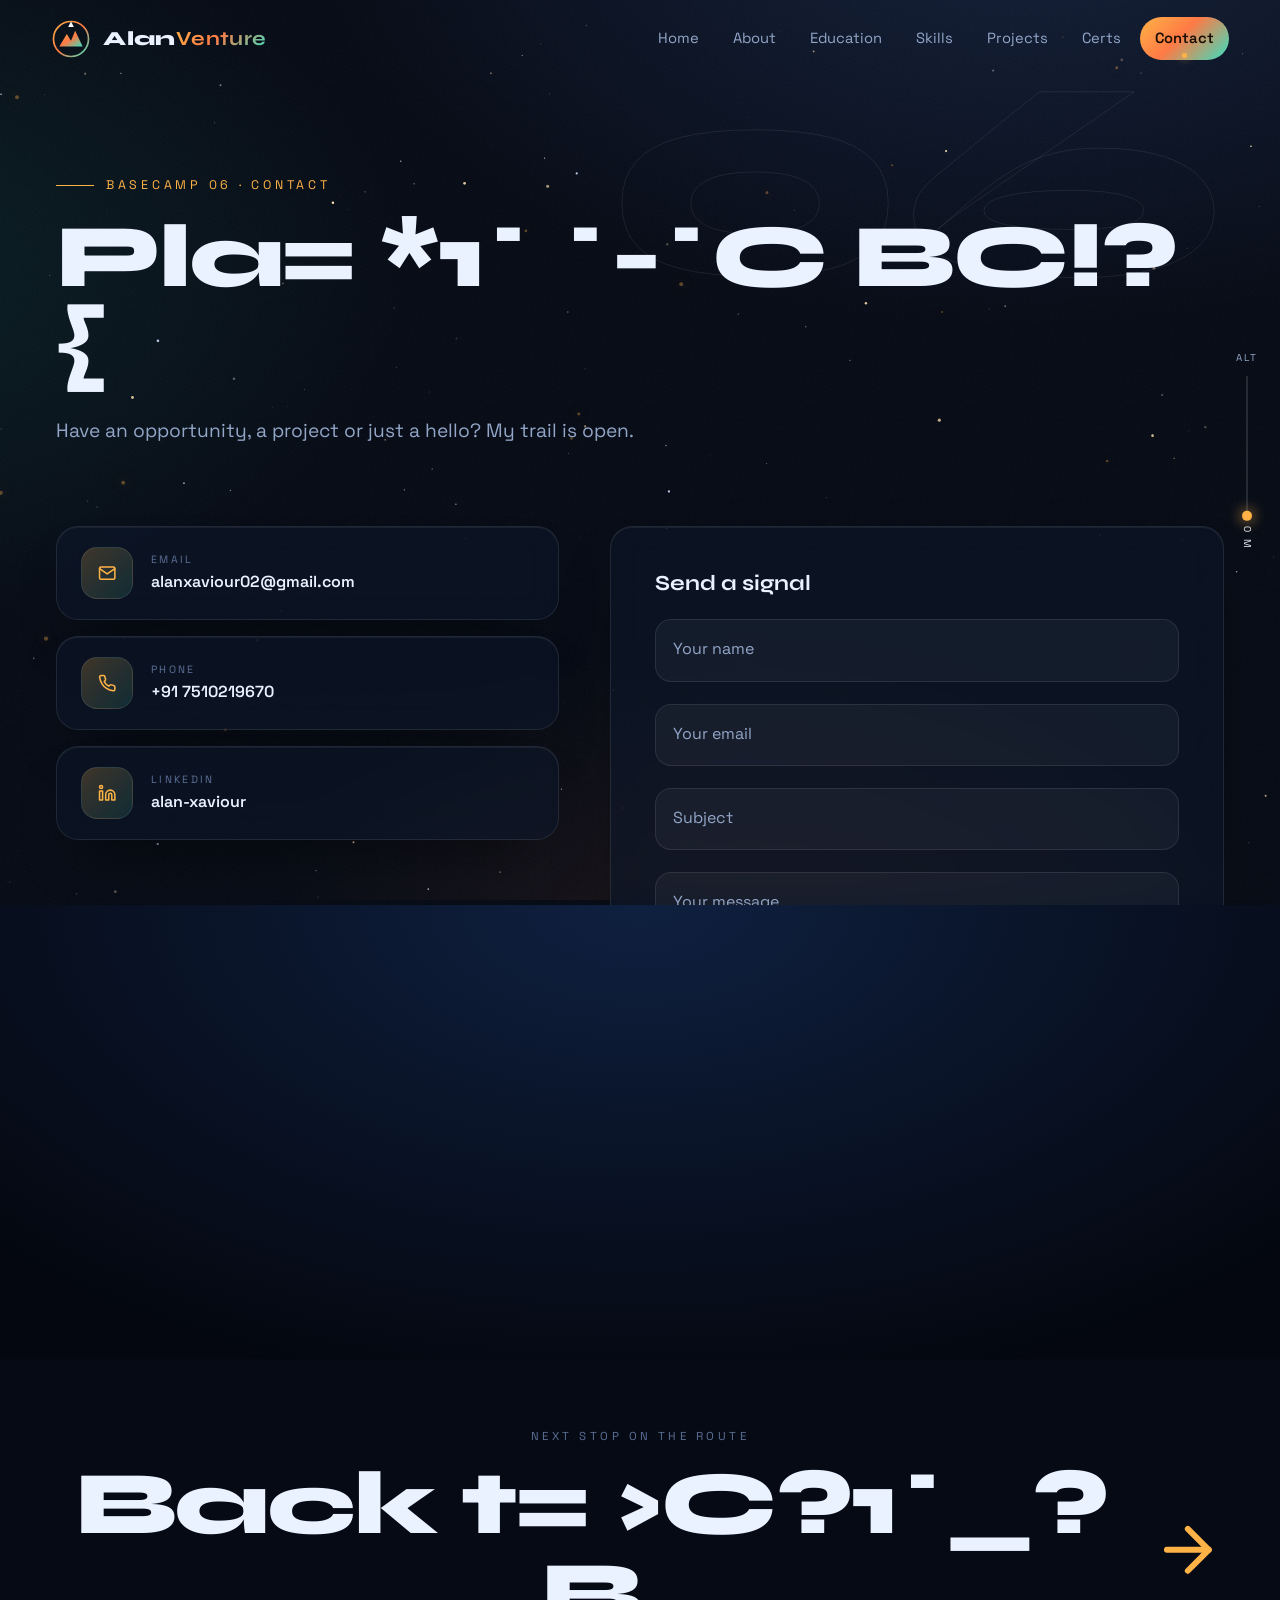
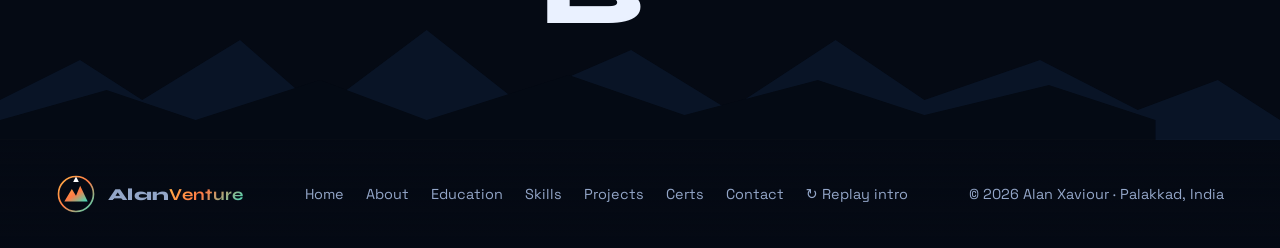
<file: _legacy_adventure_theme/contact.html>
<!DOCTYPE html>
<html lang="en">
<head>
<meta charset="utf-8">
<meta name="viewport" content="width=device-width,initial-scale=1,viewport-fit=cover">
<title>Contact · AlanVenture — Alan Xaviour</title>
<meta name="description" content="Contact Alan Xaviour — email, phone and LinkedIn.">
<meta name="theme-color" content="#050a14">
<link rel="icon" type="image/svg+xml" href="assets/logo.svg">
<link rel="preconnect" href="https://fonts.googleapis.com">
<link rel="preconnect" href="https://fonts.gstatic.com" crossorigin>
<link rel="stylesheet" href="css/style.css">
</head>
<body data-page="contact">
<svg width="0" height="0" style="position:absolute" aria-hidden="true"><defs>
<linearGradient id="avg" x1="0" y1="0" x2="1" y2="1"><stop offset="0" stop-color="#ffb347"/><stop offset=".5" stop-color="#ff7a45"/><stop offset="1" stop-color="#37e0c1"/></linearGradient>
<symbol id="i-user" viewBox="0 0 24 24"><path d="M20 21v-2a4 4 0 0 0-4-4H8a4 4 0 0 0-4 4v2"/><circle cx="12" cy="7" r="4"/></symbol>
<symbol id="i-cap" viewBox="0 0 24 24"><path d="M22 10 12 5 2 10l10 5 10-5z"/><path d="M6 12v5c3 3 9 3 12 0v-5"/></symbol>
<symbol id="i-code" viewBox="0 0 24 24"><polyline points="16 18 22 12 16 6"/><polyline points="8 6 2 12 8 18"/></symbol>
<symbol id="i-flag" viewBox="0 0 24 24"><path d="M4 15s1-1 4-1 5 2 8 2 4-1 4-1V3s-1 1-4 1-5-2-8-2-4 1-4 1z"/><line x1="4" y1="22" x2="4" y2="15"/></symbol>
<symbol id="i-award" viewBox="0 0 24 24"><circle cx="12" cy="8" r="7"/><polyline points="8.21 13.89 7 23 12 20 17 23 15.79 13.88"/></symbol>
<symbol id="i-mail" viewBox="0 0 24 24"><path d="M4 4h16c1.1 0 2 .9 2 2v12c0 1.1-.9 2-2 2H4c-1.1 0-2-.9-2-2V6c0-1.1.9-2 2-2z"/><polyline points="22,6 12,13 2,6"/></symbol>
<symbol id="i-phone" viewBox="0 0 24 24"><path d="M22 16.92v3a2 2 0 0 1-2.18 2 19.79 19.79 0 0 1-8.63-3.07 19.5 19.5 0 0 1-6-6 19.79 19.79 0 0 1-3.07-8.67A2 2 0 0 1 4.11 2h3a2 2 0 0 1 2 1.72c.127.96.361 1.903.7 2.81a2 2 0 0 1-.45 2.11L8.09 9.91a16 16 0 0 0 6 6l1.27-1.27a2 2 0 0 1 2.11-.45c.907.339 1.85.573 2.81.7A2 2 0 0 1 22 16.92z"/></symbol>
<symbol id="i-pin" viewBox="0 0 24 24"><path d="M21 10c0 7-9 13-9 13s-9-6-9-13a9 9 0 0 1 18 0z"/><circle cx="12" cy="10" r="3"/></symbol>
<symbol id="i-in" viewBox="0 0 24 24"><path d="M16 8a6 6 0 0 1 6 6v7h-4v-7a2 2 0 0 0-2-2 2 2 0 0 0-2 2v7h-4v-7a6 6 0 0 1 6-6z"/><rect x="2" y="9" width="4" height="12"/><circle cx="4" cy="4" r="2"/></symbol>
<symbol id="i-arrow" viewBox="0 0 24 24"><line x1="5" y1="12" x2="19" y2="12"/><polyline points="12 5 19 12 12 19"/></symbol>
<symbol id="i-send" viewBox="0 0 24 24"><line x1="22" y1="2" x2="11" y2="13"/><polygon points="22 2 15 22 11 13 2 9 22 2"/></symbol>
<symbol id="i-lang" viewBox="0 0 24 24"><circle cx="12" cy="12" r="10"/><line x1="2" y1="12" x2="22" y2="12"/><path d="M12 2a15.3 15.3 0 0 1 4 10 15.3 15.3 0 0 1-4 10 15.3 15.3 0 0 1-4-10 15.3 15.3 0 0 1 4-10z"/></symbol>
<symbol id="i-target" viewBox="0 0 24 24"><circle cx="12" cy="12" r="10"/><circle cx="12" cy="12" r="6"/><circle cx="12" cy="12" r="2"/></symbol>
</defs></svg>
<div class="loader" id="loader" role="status" aria-label="Loading">
  <div class="lh top"></div><div class="lh bot"></div>
  <div class="loader-core">
    <div class="compass"><svg viewBox="0 0 200 200">
      <circle class="ring-bg" cx="100" cy="100" r="92" fill="none" stroke-width="3"/>
      <circle class="ring-fg" cx="100" cy="100" r="92" fill="none" stroke-width="4"/>
      <g class="ticks"><line x1="100" y1="12" x2="100" y2="22" transform="rotate(0 100 100)" stroke="rgba(255,255,255,0.5)" stroke-width="2"/><line x1="100" y1="12" x2="100" y2="17" transform="rotate(10 100 100)" stroke="rgba(255,255,255,0.22)" stroke-width="1"/><line x1="100" y1="12" x2="100" y2="17" transform="rotate(20 100 100)" stroke="rgba(255,255,255,0.22)" stroke-width="1"/><line x1="100" y1="12" x2="100" y2="22" transform="rotate(30 100 100)" stroke="rgba(255,255,255,0.5)" stroke-width="2"/><line x1="100" y1="12" x2="100" y2="17" transform="rotate(40 100 100)" stroke="rgba(255,255,255,0.22)" stroke-width="1"/><line x1="100" y1="12" x2="100" y2="17" transform="rotate(50 100 100)" stroke="rgba(255,255,255,0.22)" stroke-width="1"/><line x1="100" y1="12" x2="100" y2="22" transform="rotate(60 100 100)" stroke="rgba(255,255,255,0.5)" stroke-width="2"/><line x1="100" y1="12" x2="100" y2="17" transform="rotate(70 100 100)" stroke="rgba(255,255,255,0.22)" stroke-width="1"/><line x1="100" y1="12" x2="100" y2="17" transform="rotate(80 100 100)" stroke="rgba(255,255,255,0.22)" stroke-width="1"/><line x1="100" y1="12" x2="100" y2="22" transform="rotate(90 100 100)" stroke="rgba(255,255,255,0.5)" stroke-width="2"/><line x1="100" y1="12" x2="100" y2="17" transform="rotate(100 100 100)" stroke="rgba(255,255,255,0.22)" stroke-width="1"/><line x1="100" y1="12" x2="100" y2="17" transform="rotate(110 100 100)" stroke="rgba(255,255,255,0.22)" stroke-width="1"/><line x1="100" y1="12" x2="100" y2="22" transform="rotate(120 100 100)" stroke="rgba(255,255,255,0.5)" stroke-width="2"/><line x1="100" y1="12" x2="100" y2="17" transform="rotate(130 100 100)" stroke="rgba(255,255,255,0.22)" stroke-width="1"/><line x1="100" y1="12" x2="100" y2="17" transform="rotate(140 100 100)" stroke="rgba(255,255,255,0.22)" stroke-width="1"/><line x1="100" y1="12" x2="100" y2="22" transform="rotate(150 100 100)" stroke="rgba(255,255,255,0.5)" stroke-width="2"/><line x1="100" y1="12" x2="100" y2="17" transform="rotate(160 100 100)" stroke="rgba(255,255,255,0.22)" stroke-width="1"/><line x1="100" y1="12" x2="100" y2="17" transform="rotate(170 100 100)" stroke="rgba(255,255,255,0.22)" stroke-width="1"/><line x1="100" y1="12" x2="100" y2="22" transform="rotate(180 100 100)" stroke="rgba(255,255,255,0.5)" stroke-width="2"/><line x1="100" y1="12" x2="100" y2="17" transform="rotate(190 100 100)" stroke="rgba(255,255,255,0.22)" stroke-width="1"/><line x1="100" y1="12" x2="100" y2="17" transform="rotate(200 100 100)" stroke="rgba(255,255,255,0.22)" stroke-width="1"/><line x1="100" y1="12" x2="100" y2="22" transform="rotate(210 100 100)" stroke="rgba(255,255,255,0.5)" stroke-width="2"/><line x1="100" y1="12" x2="100" y2="17" transform="rotate(220 100 100)" stroke="rgba(255,255,255,0.22)" stroke-width="1"/><line x1="100" y1="12" x2="100" y2="17" transform="rotate(230 100 100)" stroke="rgba(255,255,255,0.22)" stroke-width="1"/><line x1="100" y1="12" x2="100" y2="22" transform="rotate(240 100 100)" stroke="rgba(255,255,255,0.5)" stroke-width="2"/><line x1="100" y1="12" x2="100" y2="17" transform="rotate(250 100 100)" stroke="rgba(255,255,255,0.22)" stroke-width="1"/><line x1="100" y1="12" x2="100" y2="17" transform="rotate(260 100 100)" stroke="rgba(255,255,255,0.22)" stroke-width="1"/><line x1="100" y1="12" x2="100" y2="22" transform="rotate(270 100 100)" stroke="rgba(255,255,255,0.5)" stroke-width="2"/><line x1="100" y1="12" x2="100" y2="17" transform="rotate(280 100 100)" stroke="rgba(255,255,255,0.22)" stroke-width="1"/><line x1="100" y1="12" x2="100" y2="17" transform="rotate(290 100 100)" stroke="rgba(255,255,255,0.22)" stroke-width="1"/><line x1="100" y1="12" x2="100" y2="22" transform="rotate(300 100 100)" stroke="rgba(255,255,255,0.5)" stroke-width="2"/><line x1="100" y1="12" x2="100" y2="17" transform="rotate(310 100 100)" stroke="rgba(255,255,255,0.22)" stroke-width="1"/><line x1="100" y1="12" x2="100" y2="17" transform="rotate(320 100 100)" stroke="rgba(255,255,255,0.22)" stroke-width="1"/><line x1="100" y1="12" x2="100" y2="22" transform="rotate(330 100 100)" stroke="rgba(255,255,255,0.5)" stroke-width="2"/><line x1="100" y1="12" x2="100" y2="17" transform="rotate(340 100 100)" stroke="rgba(255,255,255,0.22)" stroke-width="1"/><line x1="100" y1="12" x2="100" y2="17" transform="rotate(350 100 100)" stroke="rgba(255,255,255,0.22)" stroke-width="1"/></g>
      <text x="100" y="42" text-anchor="middle" fill="#ffb347" font-size="14" font-weight="700" font-family="Syne,sans-serif">N</text>
      <g class="needle"><path d="M100 48 112 100H88Z" fill="url(#avg)"/><path d="M100 152 88 100h24Z" fill="rgba(255,255,255,.35)"/><circle cx="100" cy="100" r="7" fill="#050a14" stroke="#ffb347" stroke-width="2"/></g>
    </svg></div>
    <div class="loader-brand"><span style="--i:0">A</span><span style="--i:1">L</span><span style="--i:2">A</span><span style="--i:3">N</span><span style="--i:4"><b>V</b></span><span style="--i:5"><b>E</b></span><span style="--i:6"><b>N</b></span><span style="--i:7"><b>T</b></span><span style="--i:8"><b>U</b></span><span style="--i:9"><b>R</b></span><span style="--i:10"><b>E</b></span></div>
    <div class="loader-pct"><span id="pct">0</span><small>%</small></div>
    <div class="loader-msg" id="lmsg">Packing gear…</div>
  </div>
</div>

<div class="curtain"><i style="--i:0"></i><i style="--i:1"></i><i style="--i:2"></i><i style="--i:3"></i><i style="--i:4"></i><i style="--i:5"></i></div>
<div class="trail"><b></b></div>
<canvas id="sky"></canvas><div class="grain"></div>
<div class="altimeter" aria-hidden="true"><span>ALT</span><div class="bar"><i></i></div><span class="val" id="altVal">0 m</span></div>
<header class="nav">
  <a href="index.html" class="logo" aria-label="AlanVenture home"><svg viewBox="0 0 48 48" aria-hidden="true"><circle cx="24" cy="24" r="21" fill="none" stroke="url(#avg)" stroke-width="2"/><path d="M10 33 19 18l5 8 5-12 9 19Z" fill="url(#avg)"/><path d="m24 3 3.4 6.5h-6.8Z" fill="#fff"/></svg><span>Alan<b>Venture</b></span></a>
  <button class="burger" aria-label="Menu" aria-expanded="false"><i></i><i></i><i></i></button>
  <ul class="menu"><li style="--i:0"><a href="index.html" class="" data-text="Home">Home</a></li><li style="--i:1"><a href="about.html" class="" data-text="About">About</a></li><li style="--i:2"><a href="education.html" class="" data-text="Education">Education</a></li><li style="--i:3"><a href="skills.html" class="" data-text="Skills">Skills</a></li><li style="--i:4"><a href="projects.html" class="" data-text="Projects">Projects</a></li><li style="--i:5"><a href="certifications.html" class="" data-text="Certs">Certs</a></li><li style="--i:6"><a href="contact.html" class="active cta" data-text="Contact">Contact</a></li></ul>
</header>
<main>
<section class="page page-hero container">
  <div class="num" aria-hidden="true">06</div>
  <span class="eyebrow hero-anim" style="--d:0">Basecamp 06 · Contact</span>
  <h1 class="h-xl hero-anim" style="--d:120"><span class="scramble">Plan the next climb</span></h1>
  <p class="lead hero-anim" style="--d:240">Have an opportunity, a project or just a hello? My trail is open.</p>
</section>
<section class="container section" style="padding-top:20px">
  <div class="contact-grid">
    <div class="c-list">
      <a class="card c-item tilt reveal left" data-tilt="6" href="mailto:alanxaviour02@gmail.com"><div class="ico"><svg class="ic" aria-hidden="true"><use href="#i-mail"/></svg></div><div><small>Email</small><b>alanxaviour02@gmail.com</b></div></a>
      <a class="card c-item tilt reveal left" data-tilt="6" style="--d:90ms" href="tel:+917510219670"><div class="ico"><svg class="ic" aria-hidden="true"><use href="#i-phone"/></svg></div><div><small>Phone</small><b>+91 7510219670</b></div></a>
      <a class="card c-item tilt reveal left" data-tilt="6" style="--d:180ms" href="https://www.linkedin.com/in/alan-xaviour" target="_blank" rel="noopener"><div class="ico"><svg class="ic" aria-hidden="true"><use href="#i-in"/></svg></div><div><small>LinkedIn</small><b>alan-xaviour</b></div></a>
      <div class="card c-item tilt reveal left" data-tilt="6" style="--d:270ms"><div class="ico"><svg class="ic" aria-hidden="true"><use href="#i-pin"/></svg></div><div><small>Base camp</small><b>Palakkad, India</b></div></div>
    </div>
    <form class="card reveal right" id="contactForm" data-to="alanxaviour02@gmail.com">
      <h2 class="h-md">Send a signal</h2>
      <div class="field"><input id="n" name="name" placeholder=" " required autocomplete="name"><label for="n">Your name</label></div>
      <div class="field"><input id="e" name="email" type="email" placeholder=" " required autocomplete="email"><label for="e">Your email</label></div>
      <div class="field"><input id="s" name="subject" placeholder=" "><label for="s">Subject</label></div>
      <div class="field"><textarea id="m" name="message" placeholder=" " required></textarea><label for="m">Your message</label></div>
      <button class="btn primary" type="submit" data-magnetic>Send message <svg class="ic" aria-hidden="true"><use href="#i-send"/></svg></button>
      <p class="form-note">This opens your email app with the message ready to send.</p>
    </form>
  </div>
</section>
</main>
<a class="next-stop container" href="index.html" data-magnetic>
  <small>Next stop on the route</small>
  <span class="h-xl"><span class="scramble">Back to Basecamp</span> <svg class="ic" aria-hidden="true"><use href="#i-arrow"/></svg></span>
</a>
<footer>
  <div class="peaks"><svg viewBox="0 0 1440 120" preserveAspectRatio="none"><path fill="#0a1629" d="M0 120V80L90 40l70 40 110-60 90 70 120-80 100 70 130-50 110 60 120-70 100 60 130-40 110 50 90-30 70 40v50z"/><path fill="#050a14" d="M0 120V100l120-30 100 30 140-40 120 40 160-45 130 40 150-35 120 35 140-30 120 35v30z"/></svg></div>
  <div class="container foot">
    <div class="logo" style="font-size:1.05rem"><svg viewBox="0 0 48 48" aria-hidden="true"><circle cx="24" cy="24" r="21" fill="none" stroke="url(#avg)" stroke-width="2"/><path d="M10 33 19 18l5 8 5-12 9 19Z" fill="url(#avg)"/><path d="m24 3 3.4 6.5h-6.8Z" fill="#fff"/></svg><span>Alan<b>Venture</b></span></div>
    <div class="links"><a href="index.html">Home</a><a href="about.html">About</a><a href="education.html">Education</a><a href="skills.html">Skills</a><a href="projects.html">Projects</a><a href="certifications.html">Certs</a><a href="contact.html">Contact</a><a href="index.html" data-replay>↻ Replay intro</a></div>
    <div>© 2026 Alan Xaviour · Palakkad, India</div>
  </div>
</footer>
<div class="toast" id="toast" role="status"></div>
<script src="js/main.js"></script>
</body>
</html>
</file>
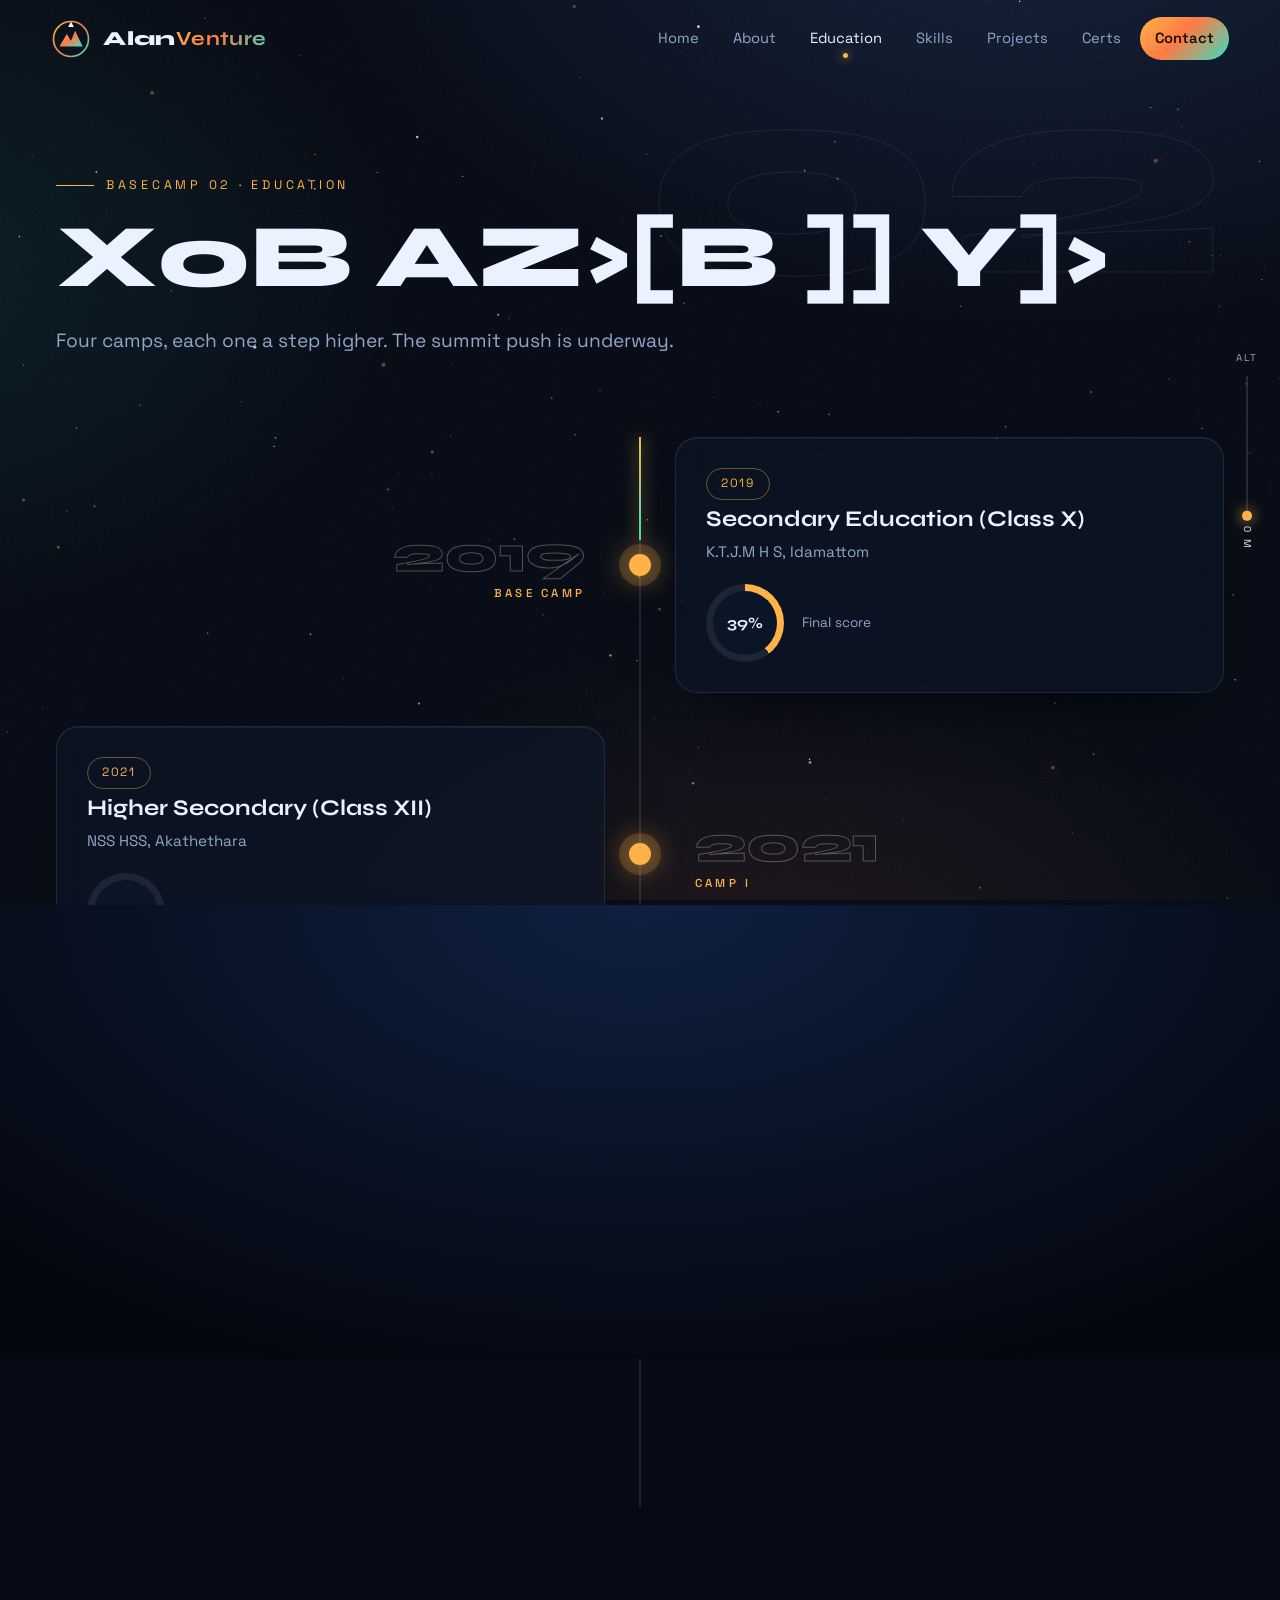
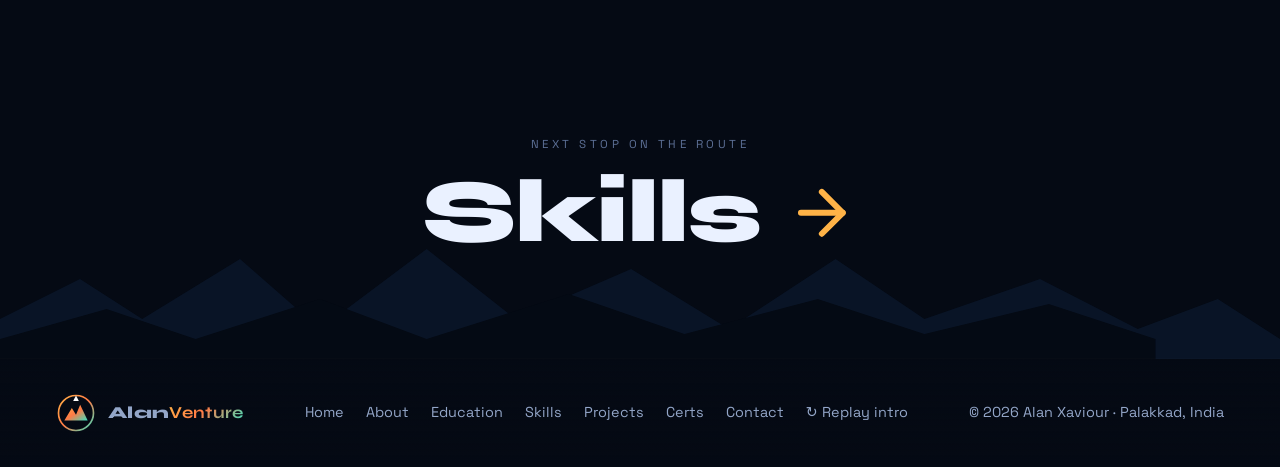
<file: _legacy_adventure_theme/education.html>
<!DOCTYPE html>
<html lang="en">
<head>
<meta charset="utf-8">
<meta name="viewport" content="width=device-width,initial-scale=1,viewport-fit=cover">
<title>Education · AlanVenture — Alan Xaviour</title>
<meta name="description" content="Education timeline of Alan Xaviour: MCA (pursuing), BCA 2024, Class XII 2021, Class X 2019.">
<meta name="theme-color" content="#050a14">
<link rel="icon" type="image/svg+xml" href="assets/logo.svg">
<link rel="preconnect" href="https://fonts.googleapis.com">
<link rel="preconnect" href="https://fonts.gstatic.com" crossorigin>
<link rel="stylesheet" href="css/style.css">
</head>
<body data-page="education">
<svg width="0" height="0" style="position:absolute" aria-hidden="true"><defs>
<linearGradient id="avg" x1="0" y1="0" x2="1" y2="1"><stop offset="0" stop-color="#ffb347"/><stop offset=".5" stop-color="#ff7a45"/><stop offset="1" stop-color="#37e0c1"/></linearGradient>
<symbol id="i-user" viewBox="0 0 24 24"><path d="M20 21v-2a4 4 0 0 0-4-4H8a4 4 0 0 0-4 4v2"/><circle cx="12" cy="7" r="4"/></symbol>
<symbol id="i-cap" viewBox="0 0 24 24"><path d="M22 10 12 5 2 10l10 5 10-5z"/><path d="M6 12v5c3 3 9 3 12 0v-5"/></symbol>
<symbol id="i-code" viewBox="0 0 24 24"><polyline points="16 18 22 12 16 6"/><polyline points="8 6 2 12 8 18"/></symbol>
<symbol id="i-flag" viewBox="0 0 24 24"><path d="M4 15s1-1 4-1 5 2 8 2 4-1 4-1V3s-1 1-4 1-5-2-8-2-4 1-4 1z"/><line x1="4" y1="22" x2="4" y2="15"/></symbol>
<symbol id="i-award" viewBox="0 0 24 24"><circle cx="12" cy="8" r="7"/><polyline points="8.21 13.89 7 23 12 20 17 23 15.79 13.88"/></symbol>
<symbol id="i-mail" viewBox="0 0 24 24"><path d="M4 4h16c1.1 0 2 .9 2 2v12c0 1.1-.9 2-2 2H4c-1.1 0-2-.9-2-2V6c0-1.1.9-2 2-2z"/><polyline points="22,6 12,13 2,6"/></symbol>
<symbol id="i-phone" viewBox="0 0 24 24"><path d="M22 16.92v3a2 2 0 0 1-2.18 2 19.79 19.79 0 0 1-8.63-3.07 19.5 19.5 0 0 1-6-6 19.79 19.79 0 0 1-3.07-8.67A2 2 0 0 1 4.11 2h3a2 2 0 0 1 2 1.72c.127.96.361 1.903.7 2.81a2 2 0 0 1-.45 2.11L8.09 9.91a16 16 0 0 0 6 6l1.27-1.27a2 2 0 0 1 2.11-.45c.907.339 1.85.573 2.81.7A2 2 0 0 1 22 16.92z"/></symbol>
<symbol id="i-pin" viewBox="0 0 24 24"><path d="M21 10c0 7-9 13-9 13s-9-6-9-13a9 9 0 0 1 18 0z"/><circle cx="12" cy="10" r="3"/></symbol>
<symbol id="i-in" viewBox="0 0 24 24"><path d="M16 8a6 6 0 0 1 6 6v7h-4v-7a2 2 0 0 0-2-2 2 2 0 0 0-2 2v7h-4v-7a6 6 0 0 1 6-6z"/><rect x="2" y="9" width="4" height="12"/><circle cx="4" cy="4" r="2"/></symbol>
<symbol id="i-arrow" viewBox="0 0 24 24"><line x1="5" y1="12" x2="19" y2="12"/><polyline points="12 5 19 12 12 19"/></symbol>
<symbol id="i-send" viewBox="0 0 24 24"><line x1="22" y1="2" x2="11" y2="13"/><polygon points="22 2 15 22 11 13 2 9 22 2"/></symbol>
<symbol id="i-lang" viewBox="0 0 24 24"><circle cx="12" cy="12" r="10"/><line x1="2" y1="12" x2="22" y2="12"/><path d="M12 2a15.3 15.3 0 0 1 4 10 15.3 15.3 0 0 1-4 10 15.3 15.3 0 0 1-4-10 15.3 15.3 0 0 1 4-10z"/></symbol>
<symbol id="i-target" viewBox="0 0 24 24"><circle cx="12" cy="12" r="10"/><circle cx="12" cy="12" r="6"/><circle cx="12" cy="12" r="2"/></symbol>
</defs></svg>
<div class="loader" id="loader" role="status" aria-label="Loading">
  <div class="lh top"></div><div class="lh bot"></div>
  <div class="loader-core">
    <div class="compass"><svg viewBox="0 0 200 200">
      <circle class="ring-bg" cx="100" cy="100" r="92" fill="none" stroke-width="3"/>
      <circle class="ring-fg" cx="100" cy="100" r="92" fill="none" stroke-width="4"/>
      <g class="ticks"><line x1="100" y1="12" x2="100" y2="22" transform="rotate(0 100 100)" stroke="rgba(255,255,255,0.5)" stroke-width="2"/><line x1="100" y1="12" x2="100" y2="17" transform="rotate(10 100 100)" stroke="rgba(255,255,255,0.22)" stroke-width="1"/><line x1="100" y1="12" x2="100" y2="17" transform="rotate(20 100 100)" stroke="rgba(255,255,255,0.22)" stroke-width="1"/><line x1="100" y1="12" x2="100" y2="22" transform="rotate(30 100 100)" stroke="rgba(255,255,255,0.5)" stroke-width="2"/><line x1="100" y1="12" x2="100" y2="17" transform="rotate(40 100 100)" stroke="rgba(255,255,255,0.22)" stroke-width="1"/><line x1="100" y1="12" x2="100" y2="17" transform="rotate(50 100 100)" stroke="rgba(255,255,255,0.22)" stroke-width="1"/><line x1="100" y1="12" x2="100" y2="22" transform="rotate(60 100 100)" stroke="rgba(255,255,255,0.5)" stroke-width="2"/><line x1="100" y1="12" x2="100" y2="17" transform="rotate(70 100 100)" stroke="rgba(255,255,255,0.22)" stroke-width="1"/><line x1="100" y1="12" x2="100" y2="17" transform="rotate(80 100 100)" stroke="rgba(255,255,255,0.22)" stroke-width="1"/><line x1="100" y1="12" x2="100" y2="22" transform="rotate(90 100 100)" stroke="rgba(255,255,255,0.5)" stroke-width="2"/><line x1="100" y1="12" x2="100" y2="17" transform="rotate(100 100 100)" stroke="rgba(255,255,255,0.22)" stroke-width="1"/><line x1="100" y1="12" x2="100" y2="17" transform="rotate(110 100 100)" stroke="rgba(255,255,255,0.22)" stroke-width="1"/><line x1="100" y1="12" x2="100" y2="22" transform="rotate(120 100 100)" stroke="rgba(255,255,255,0.5)" stroke-width="2"/><line x1="100" y1="12" x2="100" y2="17" transform="rotate(130 100 100)" stroke="rgba(255,255,255,0.22)" stroke-width="1"/><line x1="100" y1="12" x2="100" y2="17" transform="rotate(140 100 100)" stroke="rgba(255,255,255,0.22)" stroke-width="1"/><line x1="100" y1="12" x2="100" y2="22" transform="rotate(150 100 100)" stroke="rgba(255,255,255,0.5)" stroke-width="2"/><line x1="100" y1="12" x2="100" y2="17" transform="rotate(160 100 100)" stroke="rgba(255,255,255,0.22)" stroke-width="1"/><line x1="100" y1="12" x2="100" y2="17" transform="rotate(170 100 100)" stroke="rgba(255,255,255,0.22)" stroke-width="1"/><line x1="100" y1="12" x2="100" y2="22" transform="rotate(180 100 100)" stroke="rgba(255,255,255,0.5)" stroke-width="2"/><line x1="100" y1="12" x2="100" y2="17" transform="rotate(190 100 100)" stroke="rgba(255,255,255,0.22)" stroke-width="1"/><line x1="100" y1="12" x2="100" y2="17" transform="rotate(200 100 100)" stroke="rgba(255,255,255,0.22)" stroke-width="1"/><line x1="100" y1="12" x2="100" y2="22" transform="rotate(210 100 100)" stroke="rgba(255,255,255,0.5)" stroke-width="2"/><line x1="100" y1="12" x2="100" y2="17" transform="rotate(220 100 100)" stroke="rgba(255,255,255,0.22)" stroke-width="1"/><line x1="100" y1="12" x2="100" y2="17" transform="rotate(230 100 100)" stroke="rgba(255,255,255,0.22)" stroke-width="1"/><line x1="100" y1="12" x2="100" y2="22" transform="rotate(240 100 100)" stroke="rgba(255,255,255,0.5)" stroke-width="2"/><line x1="100" y1="12" x2="100" y2="17" transform="rotate(250 100 100)" stroke="rgba(255,255,255,0.22)" stroke-width="1"/><line x1="100" y1="12" x2="100" y2="17" transform="rotate(260 100 100)" stroke="rgba(255,255,255,0.22)" stroke-width="1"/><line x1="100" y1="12" x2="100" y2="22" transform="rotate(270 100 100)" stroke="rgba(255,255,255,0.5)" stroke-width="2"/><line x1="100" y1="12" x2="100" y2="17" transform="rotate(280 100 100)" stroke="rgba(255,255,255,0.22)" stroke-width="1"/><line x1="100" y1="12" x2="100" y2="17" transform="rotate(290 100 100)" stroke="rgba(255,255,255,0.22)" stroke-width="1"/><line x1="100" y1="12" x2="100" y2="22" transform="rotate(300 100 100)" stroke="rgba(255,255,255,0.5)" stroke-width="2"/><line x1="100" y1="12" x2="100" y2="17" transform="rotate(310 100 100)" stroke="rgba(255,255,255,0.22)" stroke-width="1"/><line x1="100" y1="12" x2="100" y2="17" transform="rotate(320 100 100)" stroke="rgba(255,255,255,0.22)" stroke-width="1"/><line x1="100" y1="12" x2="100" y2="22" transform="rotate(330 100 100)" stroke="rgba(255,255,255,0.5)" stroke-width="2"/><line x1="100" y1="12" x2="100" y2="17" transform="rotate(340 100 100)" stroke="rgba(255,255,255,0.22)" stroke-width="1"/><line x1="100" y1="12" x2="100" y2="17" transform="rotate(350 100 100)" stroke="rgba(255,255,255,0.22)" stroke-width="1"/></g>
      <text x="100" y="42" text-anchor="middle" fill="#ffb347" font-size="14" font-weight="700" font-family="Syne,sans-serif">N</text>
      <g class="needle"><path d="M100 48 112 100H88Z" fill="url(#avg)"/><path d="M100 152 88 100h24Z" fill="rgba(255,255,255,.35)"/><circle cx="100" cy="100" r="7" fill="#050a14" stroke="#ffb347" stroke-width="2"/></g>
    </svg></div>
    <div class="loader-brand"><span style="--i:0">A</span><span style="--i:1">L</span><span style="--i:2">A</span><span style="--i:3">N</span><span style="--i:4"><b>V</b></span><span style="--i:5"><b>E</b></span><span style="--i:6"><b>N</b></span><span style="--i:7"><b>T</b></span><span style="--i:8"><b>U</b></span><span style="--i:9"><b>R</b></span><span style="--i:10"><b>E</b></span></div>
    <div class="loader-pct"><span id="pct">0</span><small>%</small></div>
    <div class="loader-msg" id="lmsg">Packing gear…</div>
  </div>
</div>

<div class="curtain"><i style="--i:0"></i><i style="--i:1"></i><i style="--i:2"></i><i style="--i:3"></i><i style="--i:4"></i><i style="--i:5"></i></div>
<div class="trail"><b></b></div>
<canvas id="sky"></canvas><div class="grain"></div>
<div class="altimeter" aria-hidden="true"><span>ALT</span><div class="bar"><i></i></div><span class="val" id="altVal">0 m</span></div>
<header class="nav">
  <a href="index.html" class="logo" aria-label="AlanVenture home"><svg viewBox="0 0 48 48" aria-hidden="true"><circle cx="24" cy="24" r="21" fill="none" stroke="url(#avg)" stroke-width="2"/><path d="M10 33 19 18l5 8 5-12 9 19Z" fill="url(#avg)"/><path d="m24 3 3.4 6.5h-6.8Z" fill="#fff"/></svg><span>Alan<b>Venture</b></span></a>
  <button class="burger" aria-label="Menu" aria-expanded="false"><i></i><i></i><i></i></button>
  <ul class="menu"><li style="--i:0"><a href="index.html" class="" data-text="Home">Home</a></li><li style="--i:1"><a href="about.html" class="" data-text="About">About</a></li><li style="--i:2"><a href="education.html" class="active" data-text="Education">Education</a></li><li style="--i:3"><a href="skills.html" class="" data-text="Skills">Skills</a></li><li style="--i:4"><a href="projects.html" class="" data-text="Projects">Projects</a></li><li style="--i:5"><a href="certifications.html" class="" data-text="Certs">Certs</a></li><li style="--i:6"><a href="contact.html" class="cta" data-text="Contact">Contact</a></li></ul>
</header>
<main>
<section class="page page-hero container">
  <div class="num" aria-hidden="true">02</div>
  <span class="eyebrow hero-anim" style="--d:0">Basecamp 02 · Education</span>
  <h1 class="h-xl hero-anim" style="--d:120"><span class="scramble">The climb so far</span></h1>
  <p class="lead hero-anim" style="--d:240">Four camps, each one a step higher. The summit push is underway.</p>
</section>
<section class="container section" style="padding-top:20px">
  <div class="timeline">
    <div class="line-fill"></div>
    <div class="tl reveal">
  <div class="node"></div>
  <div class="alt">2019<small>Base Camp</small></div>
  <div class="card tilt" data-tilt="6"><span class="yr">2019</span><h3>Secondary Education (Class X)</h3><div class="uni">K.T.J.M H S, Idamattom</div><div class="score"><div class="ring" data-p="78"><span><b>0%</b></span></div><small>Final score</small></div></div>
</div>
    <div class="tl reveal rev">
  <div class="node"></div>
  <div class="alt">2021<small>Camp I</small></div>
  <div class="card tilt" data-tilt="6"><span class="yr">2021</span><h3>Higher Secondary (Class XII)</h3><div class="uni">NSS HSS, Akathethara</div><div class="score"><div class="ring" data-p="89.25"><span><b>0%</b></span></div><small>Final score</small></div></div>
</div>
    <div class="tl reveal">
  <div class="node"></div>
  <div class="alt">2024<small>Camp II</small></div>
  <div class="card tilt" data-tilt="6"><span class="yr">2024</span><h3>Bachelor of Computer Applications</h3><div class="uni">Yuvakshetra College, Palakkad · University of Calicut</div><div class="score"><div class="ring" data-p="64"><span><b>0%</b></span></div><small>Final score</small></div></div>
</div>
    <div class="tl reveal rev">
  <div class="node"></div>
  <div class="alt">Now<small>Summit push</small></div>
  <div class="card tilt" data-tilt="6"><span class="yr">Pursuing</span><h3>Master of Computer Applications</h3><div class="uni">Santhigiri College, Thodupuzha · Mahatma Gandhi University</div><div class="pursuing"><span>In progress</span><div class="bar"></div></div></div>
</div>
  </div>
</section>
</main>
<a class="next-stop container" href="skills.html" data-magnetic>
  <small>Next stop on the route</small>
  <span class="h-xl"><span class="scramble">Skills</span> <svg class="ic" aria-hidden="true"><use href="#i-arrow"/></svg></span>
</a>
<footer>
  <div class="peaks"><svg viewBox="0 0 1440 120" preserveAspectRatio="none"><path fill="#0a1629" d="M0 120V80L90 40l70 40 110-60 90 70 120-80 100 70 130-50 110 60 120-70 100 60 130-40 110 50 90-30 70 40v50z"/><path fill="#050a14" d="M0 120V100l120-30 100 30 140-40 120 40 160-45 130 40 150-35 120 35 140-30 120 35v30z"/></svg></div>
  <div class="container foot">
    <div class="logo" style="font-size:1.05rem"><svg viewBox="0 0 48 48" aria-hidden="true"><circle cx="24" cy="24" r="21" fill="none" stroke="url(#avg)" stroke-width="2"/><path d="M10 33 19 18l5 8 5-12 9 19Z" fill="url(#avg)"/><path d="m24 3 3.4 6.5h-6.8Z" fill="#fff"/></svg><span>Alan<b>Venture</b></span></div>
    <div class="links"><a href="index.html">Home</a><a href="about.html">About</a><a href="education.html">Education</a><a href="skills.html">Skills</a><a href="projects.html">Projects</a><a href="certifications.html">Certs</a><a href="contact.html">Contact</a><a href="index.html" data-replay>↻ Replay intro</a></div>
    <div>© 2026 Alan Xaviour · Palakkad, India</div>
  </div>
</footer>
<div class="toast" id="toast" role="status"></div>
<script src="js/main.js"></script>
</body>
</html>
</file>
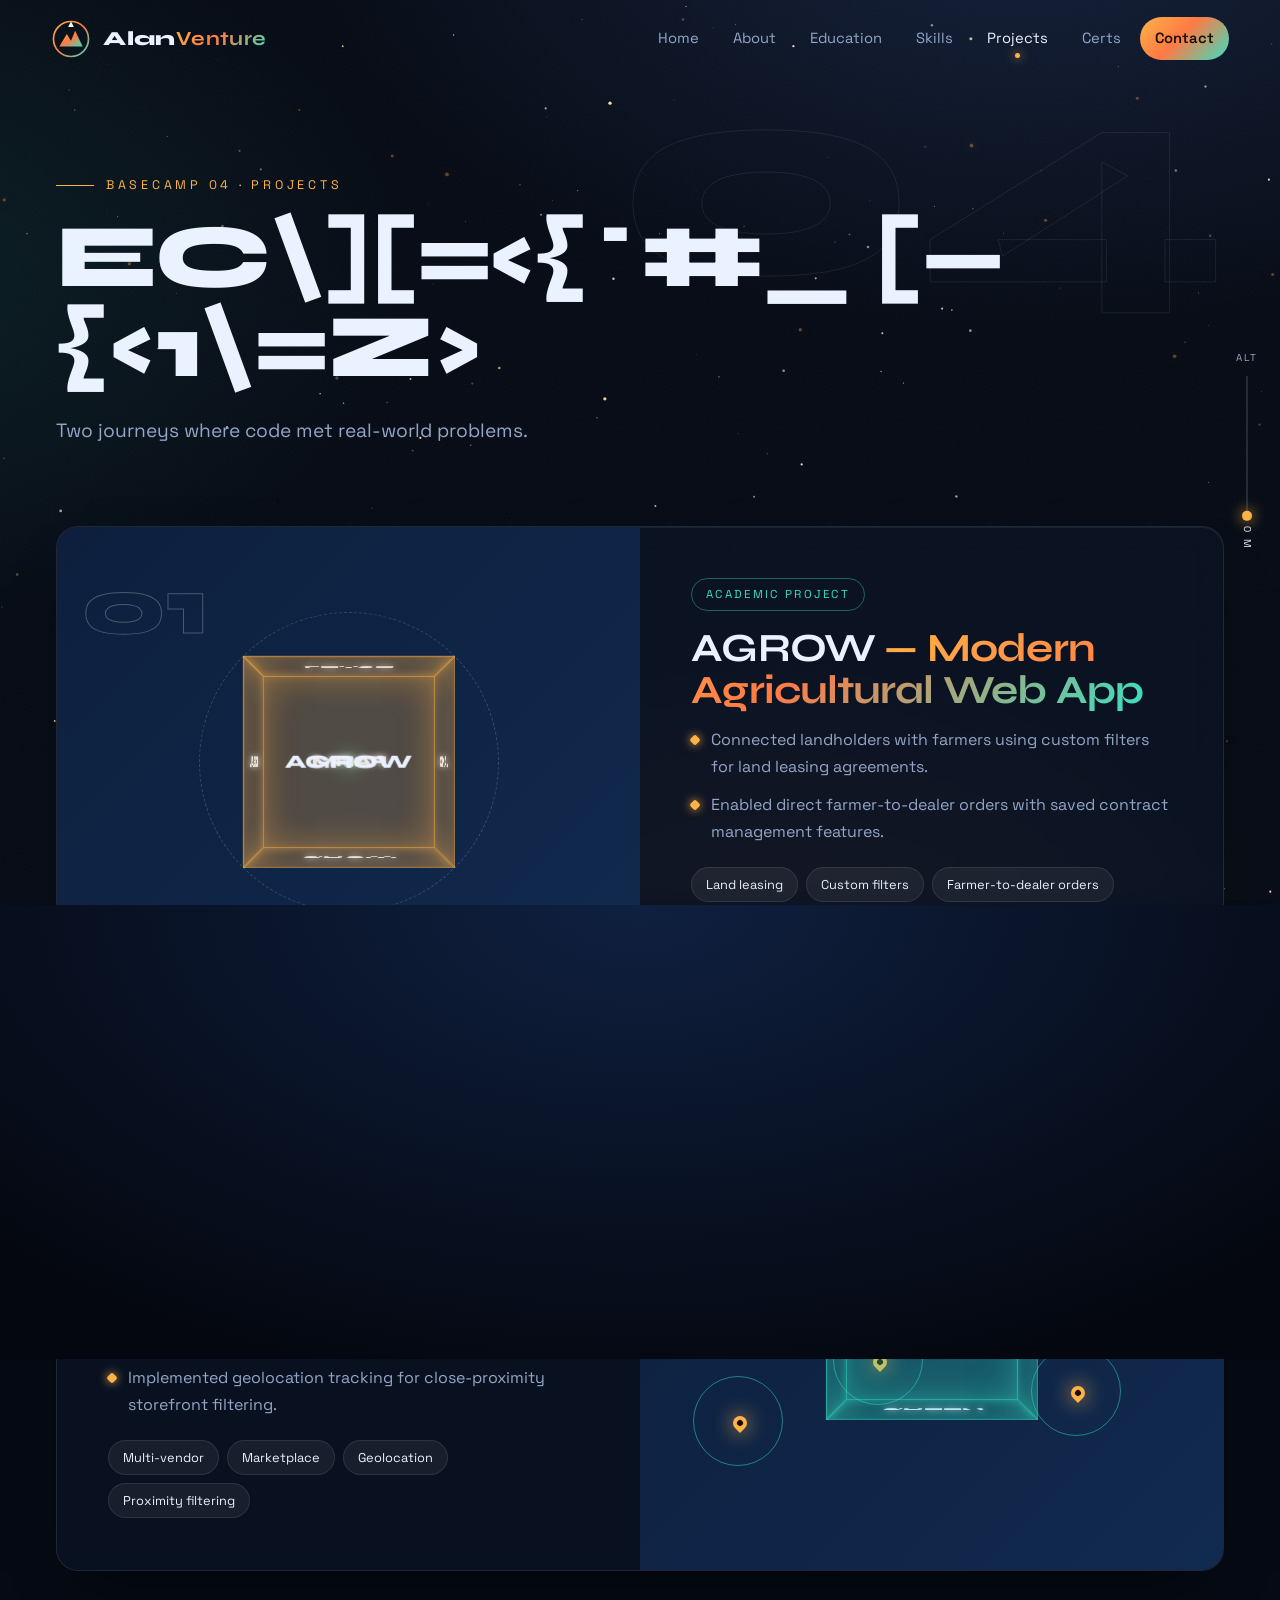
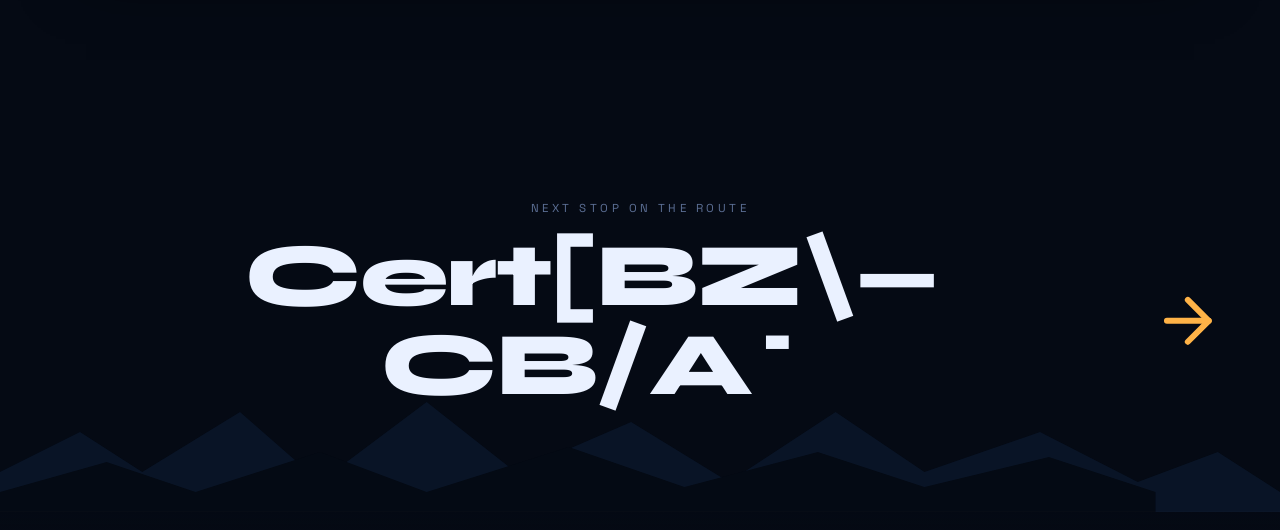
<file: _legacy_adventure_theme/projects.html>
<!DOCTYPE html>
<html lang="en">
<head>
<meta charset="utf-8">
<meta name="viewport" content="width=device-width,initial-scale=1,viewport-fit=cover">
<title>Projects · AlanVenture — Alan Xaviour</title>
<meta name="description" content="Projects by Alan Xaviour: AGROW agricultural web application and a location-based nursery e-commerce platform.">
<meta name="theme-color" content="#050a14">
<link rel="icon" type="image/svg+xml" href="assets/logo.svg">
<link rel="preconnect" href="https://fonts.googleapis.com">
<link rel="preconnect" href="https://fonts.gstatic.com" crossorigin>
<link rel="stylesheet" href="css/style.css">
</head>
<body data-page="projects">
<svg width="0" height="0" style="position:absolute" aria-hidden="true"><defs>
<linearGradient id="avg" x1="0" y1="0" x2="1" y2="1"><stop offset="0" stop-color="#ffb347"/><stop offset=".5" stop-color="#ff7a45"/><stop offset="1" stop-color="#37e0c1"/></linearGradient>
<symbol id="i-user" viewBox="0 0 24 24"><path d="M20 21v-2a4 4 0 0 0-4-4H8a4 4 0 0 0-4 4v2"/><circle cx="12" cy="7" r="4"/></symbol>
<symbol id="i-cap" viewBox="0 0 24 24"><path d="M22 10 12 5 2 10l10 5 10-5z"/><path d="M6 12v5c3 3 9 3 12 0v-5"/></symbol>
<symbol id="i-code" viewBox="0 0 24 24"><polyline points="16 18 22 12 16 6"/><polyline points="8 6 2 12 8 18"/></symbol>
<symbol id="i-flag" viewBox="0 0 24 24"><path d="M4 15s1-1 4-1 5 2 8 2 4-1 4-1V3s-1 1-4 1-5-2-8-2-4 1-4 1z"/><line x1="4" y1="22" x2="4" y2="15"/></symbol>
<symbol id="i-award" viewBox="0 0 24 24"><circle cx="12" cy="8" r="7"/><polyline points="8.21 13.89 7 23 12 20 17 23 15.79 13.88"/></symbol>
<symbol id="i-mail" viewBox="0 0 24 24"><path d="M4 4h16c1.1 0 2 .9 2 2v12c0 1.1-.9 2-2 2H4c-1.1 0-2-.9-2-2V6c0-1.1.9-2 2-2z"/><polyline points="22,6 12,13 2,6"/></symbol>
<symbol id="i-phone" viewBox="0 0 24 24"><path d="M22 16.92v3a2 2 0 0 1-2.18 2 19.79 19.79 0 0 1-8.63-3.07 19.5 19.5 0 0 1-6-6 19.79 19.79 0 0 1-3.07-8.67A2 2 0 0 1 4.11 2h3a2 2 0 0 1 2 1.72c.127.96.361 1.903.7 2.81a2 2 0 0 1-.45 2.11L8.09 9.91a16 16 0 0 0 6 6l1.27-1.27a2 2 0 0 1 2.11-.45c.907.339 1.85.573 2.81.7A2 2 0 0 1 22 16.92z"/></symbol>
<symbol id="i-pin" viewBox="0 0 24 24"><path d="M21 10c0 7-9 13-9 13s-9-6-9-13a9 9 0 0 1 18 0z"/><circle cx="12" cy="10" r="3"/></symbol>
<symbol id="i-in" viewBox="0 0 24 24"><path d="M16 8a6 6 0 0 1 6 6v7h-4v-7a2 2 0 0 0-2-2 2 2 0 0 0-2 2v7h-4v-7a6 6 0 0 1 6-6z"/><rect x="2" y="9" width="4" height="12"/><circle cx="4" cy="4" r="2"/></symbol>
<symbol id="i-arrow" viewBox="0 0 24 24"><line x1="5" y1="12" x2="19" y2="12"/><polyline points="12 5 19 12 12 19"/></symbol>
<symbol id="i-send" viewBox="0 0 24 24"><line x1="22" y1="2" x2="11" y2="13"/><polygon points="22 2 15 22 11 13 2 9 22 2"/></symbol>
<symbol id="i-lang" viewBox="0 0 24 24"><circle cx="12" cy="12" r="10"/><line x1="2" y1="12" x2="22" y2="12"/><path d="M12 2a15.3 15.3 0 0 1 4 10 15.3 15.3 0 0 1-4 10 15.3 15.3 0 0 1-4-10 15.3 15.3 0 0 1 4-10z"/></symbol>
<symbol id="i-target" viewBox="0 0 24 24"><circle cx="12" cy="12" r="10"/><circle cx="12" cy="12" r="6"/><circle cx="12" cy="12" r="2"/></symbol>
</defs></svg>
<div class="loader" id="loader" role="status" aria-label="Loading">
  <div class="lh top"></div><div class="lh bot"></div>
  <div class="loader-core">
    <div class="compass"><svg viewBox="0 0 200 200">
      <circle class="ring-bg" cx="100" cy="100" r="92" fill="none" stroke-width="3"/>
      <circle class="ring-fg" cx="100" cy="100" r="92" fill="none" stroke-width="4"/>
      <g class="ticks"><line x1="100" y1="12" x2="100" y2="22" transform="rotate(0 100 100)" stroke="rgba(255,255,255,0.5)" stroke-width="2"/><line x1="100" y1="12" x2="100" y2="17" transform="rotate(10 100 100)" stroke="rgba(255,255,255,0.22)" stroke-width="1"/><line x1="100" y1="12" x2="100" y2="17" transform="rotate(20 100 100)" stroke="rgba(255,255,255,0.22)" stroke-width="1"/><line x1="100" y1="12" x2="100" y2="22" transform="rotate(30 100 100)" stroke="rgba(255,255,255,0.5)" stroke-width="2"/><line x1="100" y1="12" x2="100" y2="17" transform="rotate(40 100 100)" stroke="rgba(255,255,255,0.22)" stroke-width="1"/><line x1="100" y1="12" x2="100" y2="17" transform="rotate(50 100 100)" stroke="rgba(255,255,255,0.22)" stroke-width="1"/><line x1="100" y1="12" x2="100" y2="22" transform="rotate(60 100 100)" stroke="rgba(255,255,255,0.5)" stroke-width="2"/><line x1="100" y1="12" x2="100" y2="17" transform="rotate(70 100 100)" stroke="rgba(255,255,255,0.22)" stroke-width="1"/><line x1="100" y1="12" x2="100" y2="17" transform="rotate(80 100 100)" stroke="rgba(255,255,255,0.22)" stroke-width="1"/><line x1="100" y1="12" x2="100" y2="22" transform="rotate(90 100 100)" stroke="rgba(255,255,255,0.5)" stroke-width="2"/><line x1="100" y1="12" x2="100" y2="17" transform="rotate(100 100 100)" stroke="rgba(255,255,255,0.22)" stroke-width="1"/><line x1="100" y1="12" x2="100" y2="17" transform="rotate(110 100 100)" stroke="rgba(255,255,255,0.22)" stroke-width="1"/><line x1="100" y1="12" x2="100" y2="22" transform="rotate(120 100 100)" stroke="rgba(255,255,255,0.5)" stroke-width="2"/><line x1="100" y1="12" x2="100" y2="17" transform="rotate(130 100 100)" stroke="rgba(255,255,255,0.22)" stroke-width="1"/><line x1="100" y1="12" x2="100" y2="17" transform="rotate(140 100 100)" stroke="rgba(255,255,255,0.22)" stroke-width="1"/><line x1="100" y1="12" x2="100" y2="22" transform="rotate(150 100 100)" stroke="rgba(255,255,255,0.5)" stroke-width="2"/><line x1="100" y1="12" x2="100" y2="17" transform="rotate(160 100 100)" stroke="rgba(255,255,255,0.22)" stroke-width="1"/><line x1="100" y1="12" x2="100" y2="17" transform="rotate(170 100 100)" stroke="rgba(255,255,255,0.22)" stroke-width="1"/><line x1="100" y1="12" x2="100" y2="22" transform="rotate(180 100 100)" stroke="rgba(255,255,255,0.5)" stroke-width="2"/><line x1="100" y1="12" x2="100" y2="17" transform="rotate(190 100 100)" stroke="rgba(255,255,255,0.22)" stroke-width="1"/><line x1="100" y1="12" x2="100" y2="17" transform="rotate(200 100 100)" stroke="rgba(255,255,255,0.22)" stroke-width="1"/><line x1="100" y1="12" x2="100" y2="22" transform="rotate(210 100 100)" stroke="rgba(255,255,255,0.5)" stroke-width="2"/><line x1="100" y1="12" x2="100" y2="17" transform="rotate(220 100 100)" stroke="rgba(255,255,255,0.22)" stroke-width="1"/><line x1="100" y1="12" x2="100" y2="17" transform="rotate(230 100 100)" stroke="rgba(255,255,255,0.22)" stroke-width="1"/><line x1="100" y1="12" x2="100" y2="22" transform="rotate(240 100 100)" stroke="rgba(255,255,255,0.5)" stroke-width="2"/><line x1="100" y1="12" x2="100" y2="17" transform="rotate(250 100 100)" stroke="rgba(255,255,255,0.22)" stroke-width="1"/><line x1="100" y1="12" x2="100" y2="17" transform="rotate(260 100 100)" stroke="rgba(255,255,255,0.22)" stroke-width="1"/><line x1="100" y1="12" x2="100" y2="22" transform="rotate(270 100 100)" stroke="rgba(255,255,255,0.5)" stroke-width="2"/><line x1="100" y1="12" x2="100" y2="17" transform="rotate(280 100 100)" stroke="rgba(255,255,255,0.22)" stroke-width="1"/><line x1="100" y1="12" x2="100" y2="17" transform="rotate(290 100 100)" stroke="rgba(255,255,255,0.22)" stroke-width="1"/><line x1="100" y1="12" x2="100" y2="22" transform="rotate(300 100 100)" stroke="rgba(255,255,255,0.5)" stroke-width="2"/><line x1="100" y1="12" x2="100" y2="17" transform="rotate(310 100 100)" stroke="rgba(255,255,255,0.22)" stroke-width="1"/><line x1="100" y1="12" x2="100" y2="17" transform="rotate(320 100 100)" stroke="rgba(255,255,255,0.22)" stroke-width="1"/><line x1="100" y1="12" x2="100" y2="22" transform="rotate(330 100 100)" stroke="rgba(255,255,255,0.5)" stroke-width="2"/><line x1="100" y1="12" x2="100" y2="17" transform="rotate(340 100 100)" stroke="rgba(255,255,255,0.22)" stroke-width="1"/><line x1="100" y1="12" x2="100" y2="17" transform="rotate(350 100 100)" stroke="rgba(255,255,255,0.22)" stroke-width="1"/></g>
      <text x="100" y="42" text-anchor="middle" fill="#ffb347" font-size="14" font-weight="700" font-family="Syne,sans-serif">N</text>
      <g class="needle"><path d="M100 48 112 100H88Z" fill="url(#avg)"/><path d="M100 152 88 100h24Z" fill="rgba(255,255,255,.35)"/><circle cx="100" cy="100" r="7" fill="#050a14" stroke="#ffb347" stroke-width="2"/></g>
    </svg></div>
    <div class="loader-brand"><span style="--i:0">A</span><span style="--i:1">L</span><span style="--i:2">A</span><span style="--i:3">N</span><span style="--i:4"><b>V</b></span><span style="--i:5"><b>E</b></span><span style="--i:6"><b>N</b></span><span style="--i:7"><b>T</b></span><span style="--i:8"><b>U</b></span><span style="--i:9"><b>R</b></span><span style="--i:10"><b>E</b></span></div>
    <div class="loader-pct"><span id="pct">0</span><small>%</small></div>
    <div class="loader-msg" id="lmsg">Packing gear…</div>
  </div>
</div>

<div class="curtain"><i style="--i:0"></i><i style="--i:1"></i><i style="--i:2"></i><i style="--i:3"></i><i style="--i:4"></i><i style="--i:5"></i></div>
<div class="trail"><b></b></div>
<canvas id="sky"></canvas><div class="grain"></div>
<div class="altimeter" aria-hidden="true"><span>ALT</span><div class="bar"><i></i></div><span class="val" id="altVal">0 m</span></div>
<header class="nav">
  <a href="index.html" class="logo" aria-label="AlanVenture home"><svg viewBox="0 0 48 48" aria-hidden="true"><circle cx="24" cy="24" r="21" fill="none" stroke="url(#avg)" stroke-width="2"/><path d="M10 33 19 18l5 8 5-12 9 19Z" fill="url(#avg)"/><path d="m24 3 3.4 6.5h-6.8Z" fill="#fff"/></svg><span>Alan<b>Venture</b></span></a>
  <button class="burger" aria-label="Menu" aria-expanded="false"><i></i><i></i><i></i></button>
  <ul class="menu"><li style="--i:0"><a href="index.html" class="" data-text="Home">Home</a></li><li style="--i:1"><a href="about.html" class="" data-text="About">About</a></li><li style="--i:2"><a href="education.html" class="" data-text="Education">Education</a></li><li style="--i:3"><a href="skills.html" class="" data-text="Skills">Skills</a></li><li style="--i:4"><a href="projects.html" class="active" data-text="Projects">Projects</a></li><li style="--i:5"><a href="certifications.html" class="" data-text="Certs">Certs</a></li><li style="--i:6"><a href="contact.html" class="cta" data-text="Contact">Contact</a></li></ul>
</header>
<main>
<section class="page page-hero container">
  <div class="num" aria-hidden="true">04</div>
  <span class="eyebrow hero-anim" style="--d:0">Basecamp 04 · Projects</span>
  <h1 class="h-xl hero-anim" style="--d:120"><span class="scramble">Expeditions completed</span></h1>
  <p class="lead hero-anim" style="--d:240">Two journeys where code met real-world problems.</p>
</section>
<section class="container section" style="padding-top:20px">
  <div class="projects">
    <article class="card project tilt reveal" data-tilt="4">
      <div class="visual"><span class="num">01</span><div class="scene"><div class="orbit-ring"></div><div class="orbit-dot"></div>
        <div class="cube-scene"><div class="cube"><div>AGROW</div><div>LAND</div><div>FARM</div><div>DEAL</div><div>LEASE</div><div>GROW</div></div></div></div></div>
      <div class="info"><span class="kind" data-depth style="--z:30px">Academic Project</span>
        <h3 data-depth style="--z:50px">AGROW <span class="grad">— Modern Agricultural Web App</span></h3>
        <ul data-depth style="--z:30px"><li>Connected landholders with farmers using custom filters for land leasing agreements.</li><li>Enabled direct farmer-to-dealer orders with saved contract management features.</li></ul>
        <div class="stack" data-depth style="--z:20px"><span>Land leasing</span><span>Custom filters</span><span>Farmer-to-dealer orders</span><span>Contract management</span></div></div>
    </article>
    <article class="card project tilt reveal" data-tilt="4">
      <div class="visual"><span class="num">02</span><div class="scene"><div class="pin-field"><i style="left:22%;top:30%;animation-delay:-0s"></i><b style="left:calc(22% - 40px);top:calc(30% - 40px);width:90px;height:90px;animation-delay:-0s"></b><i style="left:62%;top:24%;animation-delay:-0.8s"></i><b style="left:calc(62% - 40px);top:calc(24% - 40px);width:90px;height:90px;animation-delay:-0.8s"></b><i style="left:40%;top:58%;animation-delay:-1.6s"></i><b style="left:calc(40% - 40px);top:calc(58% - 40px);width:90px;height:90px;animation-delay:-1.6s"></b><i style="left:74%;top:64%;animation-delay:-2.2s"></i><b style="left:calc(74% - 40px);top:calc(64% - 40px);width:90px;height:90px;animation-delay:-2.2s"></b><i style="left:16%;top:70%;animation-delay:-0.4s"></i><b style="left:calc(16% - 40px);top:calc(70% - 40px);width:90px;height:90px;animation-delay:-0.4s"></b></div>
        <div class="cube-scene"><div class="cube teal"><div>PLANT</div><div>NEAR</div><div>SHOP</div><div>VENDOR</div><div>GEO</div><div>GREEN</div></div></div></div></div>
      <div class="info"><span class="kind" data-depth style="--z:30px">Mini Project</span>
        <h3 data-depth style="--z:50px">Location-Based <span class="grad">E-Commerce Nursery Platform</span></h3>
        <ul data-depth style="--z:30px"><li>Developed a multi-vendor online marketplace for plants and gardening tools.</li><li>Implemented geolocation tracking for close-proximity storefront filtering.</li></ul>
        <div class="stack" data-depth style="--z:20px"><span>Multi-vendor</span><span>Marketplace</span><span>Geolocation</span><span>Proximity filtering</span></div></div>
    </article>
  </div>
</section>
</main>
<a class="next-stop container" href="certifications.html" data-magnetic>
  <small>Next stop on the route</small>
  <span class="h-xl"><span class="scramble">Certifications</span> <svg class="ic" aria-hidden="true"><use href="#i-arrow"/></svg></span>
</a>
<footer>
  <div class="peaks"><svg viewBox="0 0 1440 120" preserveAspectRatio="none"><path fill="#0a1629" d="M0 120V80L90 40l70 40 110-60 90 70 120-80 100 70 130-50 110 60 120-70 100 60 130-40 110 50 90-30 70 40v50z"/><path fill="#050a14" d="M0 120V100l120-30 100 30 140-40 120 40 160-45 130 40 150-35 120 35 140-30 120 35v30z"/></svg></div>
  <div class="container foot">
    <div class="logo" style="font-size:1.05rem"><svg viewBox="0 0 48 48" aria-hidden="true"><circle cx="24" cy="24" r="21" fill="none" stroke="url(#avg)" stroke-width="2"/><path d="M10 33 19 18l5 8 5-12 9 19Z" fill="url(#avg)"/><path d="m24 3 3.4 6.5h-6.8Z" fill="#fff"/></svg><span>Alan<b>Venture</b></span></div>
    <div class="links"><a href="index.html">Home</a><a href="about.html">About</a><a href="education.html">Education</a><a href="skills.html">Skills</a><a href="projects.html">Projects</a><a href="certifications.html">Certs</a><a href="contact.html">Contact</a><a href="index.html" data-replay>↻ Replay intro</a></div>
    <div>© 2026 Alan Xaviour · Palakkad, India</div>
  </div>
</footer>
<div class="toast" id="toast" role="status"></div>
<script src="js/main.js"></script>
</body>
</html>
</file>
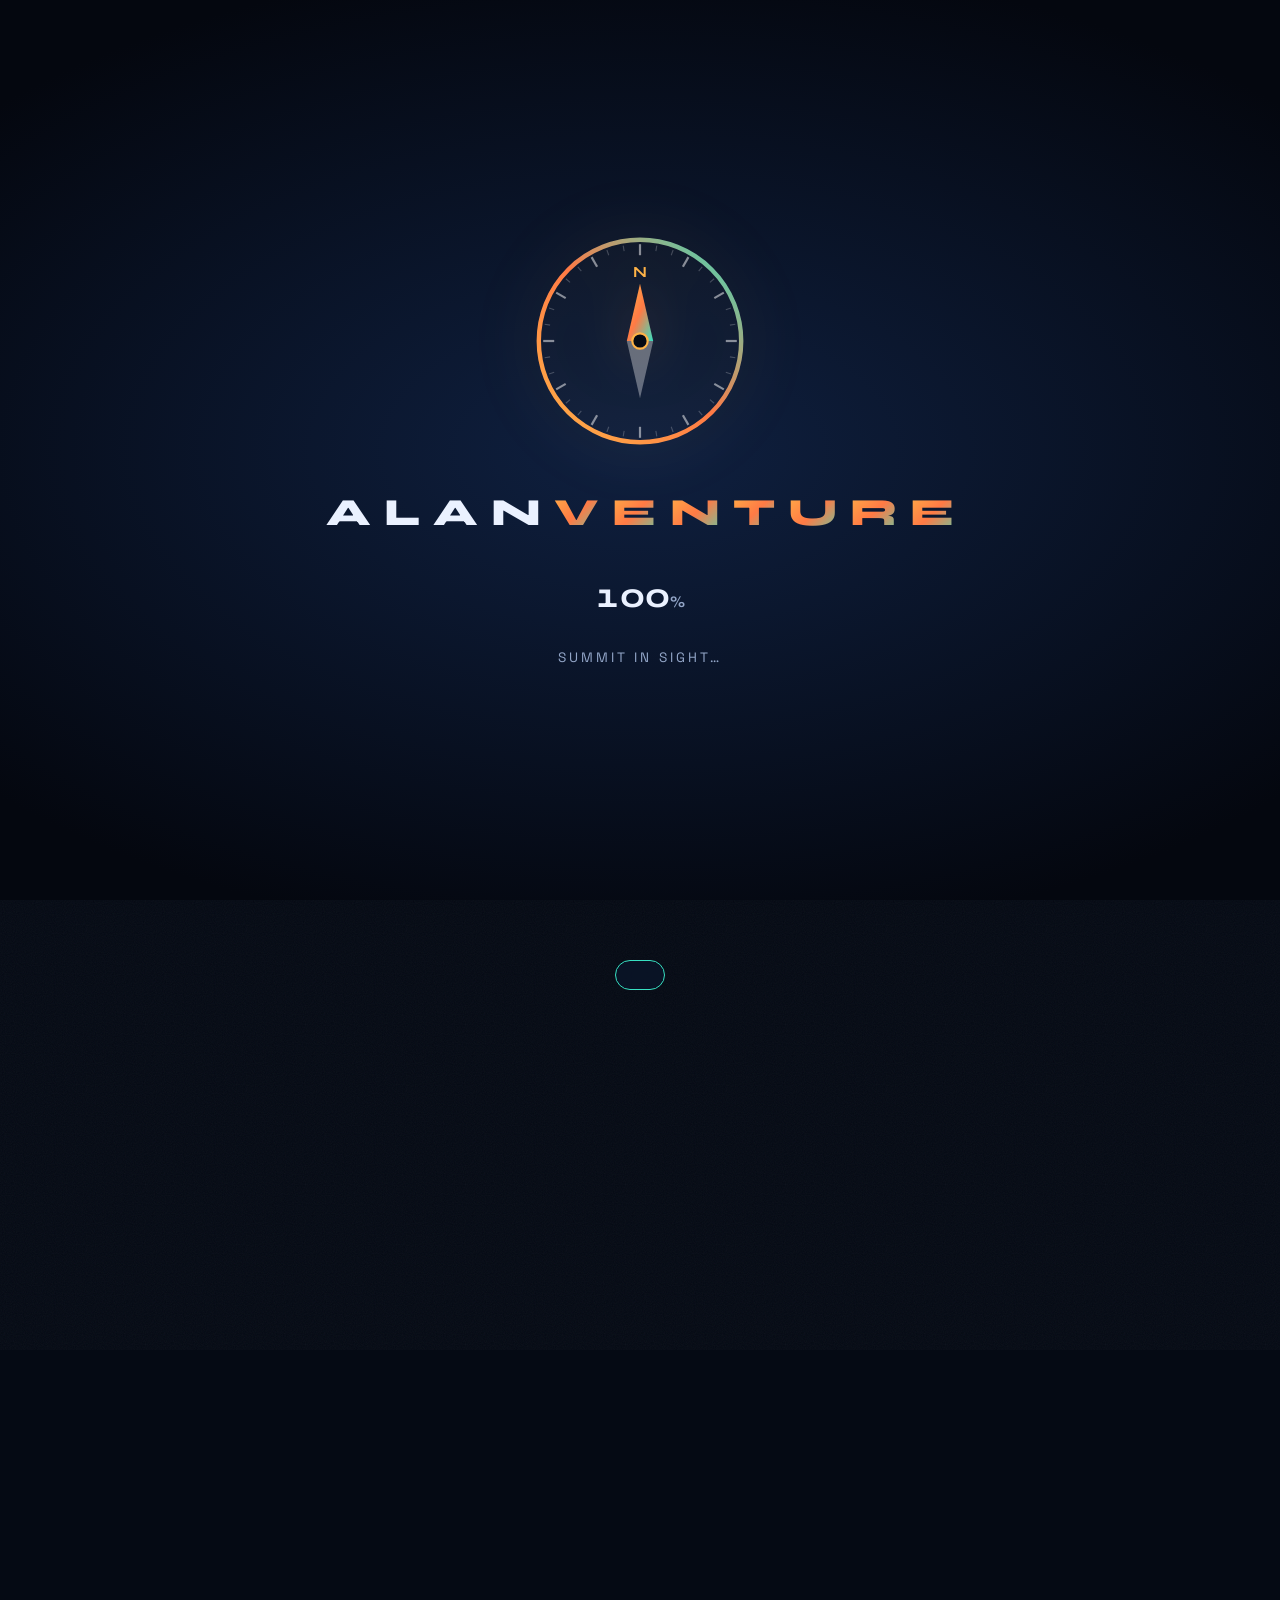
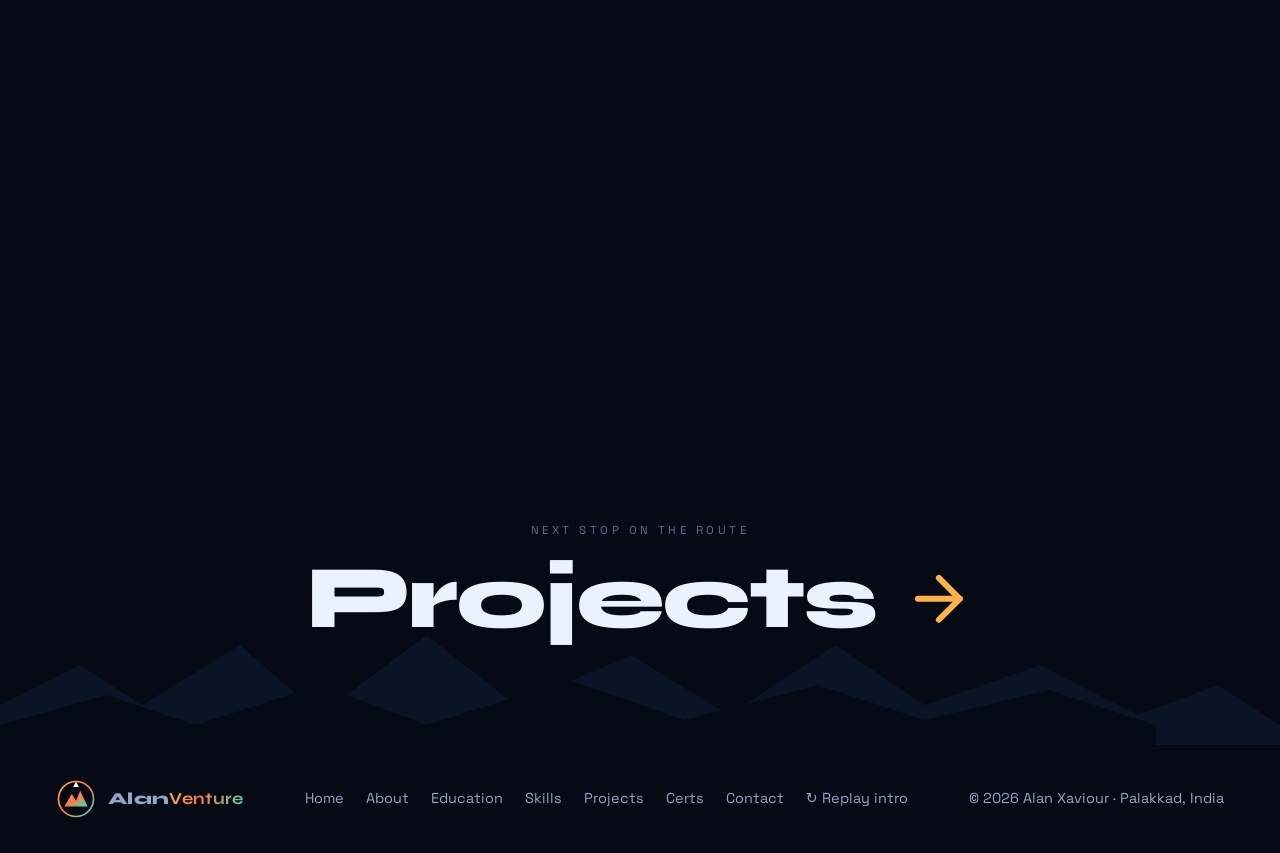
<file: _legacy_adventure_theme/skills.html>
<!DOCTYPE html>
<html lang="en">
<head>
<meta charset="utf-8">
<meta name="viewport" content="width=device-width,initial-scale=1,viewport-fit=cover">
<title>Skills · AlanVenture — Alan Xaviour</title>
<meta name="description" content="Skills of Alan Xaviour: PHP, MySQL, HTML, Java, Python, C++.">
<meta name="theme-color" content="#050a14">
<link rel="icon" type="image/svg+xml" href="assets/logo.svg">
<link rel="preconnect" href="https://fonts.googleapis.com">
<link rel="preconnect" href="https://fonts.gstatic.com" crossorigin>
<link rel="stylesheet" href="css/style.css">
</head>
<body data-page="skills">
<svg width="0" height="0" style="position:absolute" aria-hidden="true"><defs>
<linearGradient id="avg" x1="0" y1="0" x2="1" y2="1"><stop offset="0" stop-color="#ffb347"/><stop offset=".5" stop-color="#ff7a45"/><stop offset="1" stop-color="#37e0c1"/></linearGradient>
<symbol id="i-user" viewBox="0 0 24 24"><path d="M20 21v-2a4 4 0 0 0-4-4H8a4 4 0 0 0-4 4v2"/><circle cx="12" cy="7" r="4"/></symbol>
<symbol id="i-cap" viewBox="0 0 24 24"><path d="M22 10 12 5 2 10l10 5 10-5z"/><path d="M6 12v5c3 3 9 3 12 0v-5"/></symbol>
<symbol id="i-code" viewBox="0 0 24 24"><polyline points="16 18 22 12 16 6"/><polyline points="8 6 2 12 8 18"/></symbol>
<symbol id="i-flag" viewBox="0 0 24 24"><path d="M4 15s1-1 4-1 5 2 8 2 4-1 4-1V3s-1 1-4 1-5-2-8-2-4 1-4 1z"/><line x1="4" y1="22" x2="4" y2="15"/></symbol>
<symbol id="i-award" viewBox="0 0 24 24"><circle cx="12" cy="8" r="7"/><polyline points="8.21 13.89 7 23 12 20 17 23 15.79 13.88"/></symbol>
<symbol id="i-mail" viewBox="0 0 24 24"><path d="M4 4h16c1.1 0 2 .9 2 2v12c0 1.1-.9 2-2 2H4c-1.1 0-2-.9-2-2V6c0-1.1.9-2 2-2z"/><polyline points="22,6 12,13 2,6"/></symbol>
<symbol id="i-phone" viewBox="0 0 24 24"><path d="M22 16.92v3a2 2 0 0 1-2.18 2 19.79 19.79 0 0 1-8.63-3.07 19.5 19.5 0 0 1-6-6 19.79 19.79 0 0 1-3.07-8.67A2 2 0 0 1 4.11 2h3a2 2 0 0 1 2 1.72c.127.96.361 1.903.7 2.81a2 2 0 0 1-.45 2.11L8.09 9.91a16 16 0 0 0 6 6l1.27-1.27a2 2 0 0 1 2.11-.45c.907.339 1.85.573 2.81.7A2 2 0 0 1 22 16.92z"/></symbol>
<symbol id="i-pin" viewBox="0 0 24 24"><path d="M21 10c0 7-9 13-9 13s-9-6-9-13a9 9 0 0 1 18 0z"/><circle cx="12" cy="10" r="3"/></symbol>
<symbol id="i-in" viewBox="0 0 24 24"><path d="M16 8a6 6 0 0 1 6 6v7h-4v-7a2 2 0 0 0-2-2 2 2 0 0 0-2 2v7h-4v-7a6 6 0 0 1 6-6z"/><rect x="2" y="9" width="4" height="12"/><circle cx="4" cy="4" r="2"/></symbol>
<symbol id="i-arrow" viewBox="0 0 24 24"><line x1="5" y1="12" x2="19" y2="12"/><polyline points="12 5 19 12 12 19"/></symbol>
<symbol id="i-send" viewBox="0 0 24 24"><line x1="22" y1="2" x2="11" y2="13"/><polygon points="22 2 15 22 11 13 2 9 22 2"/></symbol>
<symbol id="i-lang" viewBox="0 0 24 24"><circle cx="12" cy="12" r="10"/><line x1="2" y1="12" x2="22" y2="12"/><path d="M12 2a15.3 15.3 0 0 1 4 10 15.3 15.3 0 0 1-4 10 15.3 15.3 0 0 1-4-10 15.3 15.3 0 0 1 4-10z"/></symbol>
<symbol id="i-target" viewBox="0 0 24 24"><circle cx="12" cy="12" r="10"/><circle cx="12" cy="12" r="6"/><circle cx="12" cy="12" r="2"/></symbol>
</defs></svg>
<div class="loader" id="loader" role="status" aria-label="Loading">
  <div class="lh top"></div><div class="lh bot"></div>
  <div class="loader-core">
    <div class="compass"><svg viewBox="0 0 200 200">
      <circle class="ring-bg" cx="100" cy="100" r="92" fill="none" stroke-width="3"/>
      <circle class="ring-fg" cx="100" cy="100" r="92" fill="none" stroke-width="4"/>
      <g class="ticks"><line x1="100" y1="12" x2="100" y2="22" transform="rotate(0 100 100)" stroke="rgba(255,255,255,0.5)" stroke-width="2"/><line x1="100" y1="12" x2="100" y2="17" transform="rotate(10 100 100)" stroke="rgba(255,255,255,0.22)" stroke-width="1"/><line x1="100" y1="12" x2="100" y2="17" transform="rotate(20 100 100)" stroke="rgba(255,255,255,0.22)" stroke-width="1"/><line x1="100" y1="12" x2="100" y2="22" transform="rotate(30 100 100)" stroke="rgba(255,255,255,0.5)" stroke-width="2"/><line x1="100" y1="12" x2="100" y2="17" transform="rotate(40 100 100)" stroke="rgba(255,255,255,0.22)" stroke-width="1"/><line x1="100" y1="12" x2="100" y2="17" transform="rotate(50 100 100)" stroke="rgba(255,255,255,0.22)" stroke-width="1"/><line x1="100" y1="12" x2="100" y2="22" transform="rotate(60 100 100)" stroke="rgba(255,255,255,0.5)" stroke-width="2"/><line x1="100" y1="12" x2="100" y2="17" transform="rotate(70 100 100)" stroke="rgba(255,255,255,0.22)" stroke-width="1"/><line x1="100" y1="12" x2="100" y2="17" transform="rotate(80 100 100)" stroke="rgba(255,255,255,0.22)" stroke-width="1"/><line x1="100" y1="12" x2="100" y2="22" transform="rotate(90 100 100)" stroke="rgba(255,255,255,0.5)" stroke-width="2"/><line x1="100" y1="12" x2="100" y2="17" transform="rotate(100 100 100)" stroke="rgba(255,255,255,0.22)" stroke-width="1"/><line x1="100" y1="12" x2="100" y2="17" transform="rotate(110 100 100)" stroke="rgba(255,255,255,0.22)" stroke-width="1"/><line x1="100" y1="12" x2="100" y2="22" transform="rotate(120 100 100)" stroke="rgba(255,255,255,0.5)" stroke-width="2"/><line x1="100" y1="12" x2="100" y2="17" transform="rotate(130 100 100)" stroke="rgba(255,255,255,0.22)" stroke-width="1"/><line x1="100" y1="12" x2="100" y2="17" transform="rotate(140 100 100)" stroke="rgba(255,255,255,0.22)" stroke-width="1"/><line x1="100" y1="12" x2="100" y2="22" transform="rotate(150 100 100)" stroke="rgba(255,255,255,0.5)" stroke-width="2"/><line x1="100" y1="12" x2="100" y2="17" transform="rotate(160 100 100)" stroke="rgba(255,255,255,0.22)" stroke-width="1"/><line x1="100" y1="12" x2="100" y2="17" transform="rotate(170 100 100)" stroke="rgba(255,255,255,0.22)" stroke-width="1"/><line x1="100" y1="12" x2="100" y2="22" transform="rotate(180 100 100)" stroke="rgba(255,255,255,0.5)" stroke-width="2"/><line x1="100" y1="12" x2="100" y2="17" transform="rotate(190 100 100)" stroke="rgba(255,255,255,0.22)" stroke-width="1"/><line x1="100" y1="12" x2="100" y2="17" transform="rotate(200 100 100)" stroke="rgba(255,255,255,0.22)" stroke-width="1"/><line x1="100" y1="12" x2="100" y2="22" transform="rotate(210 100 100)" stroke="rgba(255,255,255,0.5)" stroke-width="2"/><line x1="100" y1="12" x2="100" y2="17" transform="rotate(220 100 100)" stroke="rgba(255,255,255,0.22)" stroke-width="1"/><line x1="100" y1="12" x2="100" y2="17" transform="rotate(230 100 100)" stroke="rgba(255,255,255,0.22)" stroke-width="1"/><line x1="100" y1="12" x2="100" y2="22" transform="rotate(240 100 100)" stroke="rgba(255,255,255,0.5)" stroke-width="2"/><line x1="100" y1="12" x2="100" y2="17" transform="rotate(250 100 100)" stroke="rgba(255,255,255,0.22)" stroke-width="1"/><line x1="100" y1="12" x2="100" y2="17" transform="rotate(260 100 100)" stroke="rgba(255,255,255,0.22)" stroke-width="1"/><line x1="100" y1="12" x2="100" y2="22" transform="rotate(270 100 100)" stroke="rgba(255,255,255,0.5)" stroke-width="2"/><line x1="100" y1="12" x2="100" y2="17" transform="rotate(280 100 100)" stroke="rgba(255,255,255,0.22)" stroke-width="1"/><line x1="100" y1="12" x2="100" y2="17" transform="rotate(290 100 100)" stroke="rgba(255,255,255,0.22)" stroke-width="1"/><line x1="100" y1="12" x2="100" y2="22" transform="rotate(300 100 100)" stroke="rgba(255,255,255,0.5)" stroke-width="2"/><line x1="100" y1="12" x2="100" y2="17" transform="rotate(310 100 100)" stroke="rgba(255,255,255,0.22)" stroke-width="1"/><line x1="100" y1="12" x2="100" y2="17" transform="rotate(320 100 100)" stroke="rgba(255,255,255,0.22)" stroke-width="1"/><line x1="100" y1="12" x2="100" y2="22" transform="rotate(330 100 100)" stroke="rgba(255,255,255,0.5)" stroke-width="2"/><line x1="100" y1="12" x2="100" y2="17" transform="rotate(340 100 100)" stroke="rgba(255,255,255,0.22)" stroke-width="1"/><line x1="100" y1="12" x2="100" y2="17" transform="rotate(350 100 100)" stroke="rgba(255,255,255,0.22)" stroke-width="1"/></g>
      <text x="100" y="42" text-anchor="middle" fill="#ffb347" font-size="14" font-weight="700" font-family="Syne,sans-serif">N</text>
      <g class="needle"><path d="M100 48 112 100H88Z" fill="url(#avg)"/><path d="M100 152 88 100h24Z" fill="rgba(255,255,255,.35)"/><circle cx="100" cy="100" r="7" fill="#050a14" stroke="#ffb347" stroke-width="2"/></g>
    </svg></div>
    <div class="loader-brand"><span style="--i:0">A</span><span style="--i:1">L</span><span style="--i:2">A</span><span style="--i:3">N</span><span style="--i:4"><b>V</b></span><span style="--i:5"><b>E</b></span><span style="--i:6"><b>N</b></span><span style="--i:7"><b>T</b></span><span style="--i:8"><b>U</b></span><span style="--i:9"><b>R</b></span><span style="--i:10"><b>E</b></span></div>
    <div class="loader-pct"><span id="pct">0</span><small>%</small></div>
    <div class="loader-msg" id="lmsg">Packing gear…</div>
  </div>
</div>

<div class="curtain"><i style="--i:0"></i><i style="--i:1"></i><i style="--i:2"></i><i style="--i:3"></i><i style="--i:4"></i><i style="--i:5"></i></div>
<div class="trail"><b></b></div>
<canvas id="sky"></canvas><div class="grain"></div>
<div class="altimeter" aria-hidden="true"><span>ALT</span><div class="bar"><i></i></div><span class="val" id="altVal">0 m</span></div>
<header class="nav">
  <a href="index.html" class="logo" aria-label="AlanVenture home"><svg viewBox="0 0 48 48" aria-hidden="true"><circle cx="24" cy="24" r="21" fill="none" stroke="url(#avg)" stroke-width="2"/><path d="M10 33 19 18l5 8 5-12 9 19Z" fill="url(#avg)"/><path d="m24 3 3.4 6.5h-6.8Z" fill="#fff"/></svg><span>Alan<b>Venture</b></span></a>
  <button class="burger" aria-label="Menu" aria-expanded="false"><i></i><i></i><i></i></button>
  <ul class="menu"><li style="--i:0"><a href="index.html" class="" data-text="Home">Home</a></li><li style="--i:1"><a href="about.html" class="" data-text="About">About</a></li><li style="--i:2"><a href="education.html" class="" data-text="Education">Education</a></li><li style="--i:3"><a href="skills.html" class="active" data-text="Skills">Skills</a></li><li style="--i:4"><a href="projects.html" class="" data-text="Projects">Projects</a></li><li style="--i:5"><a href="certifications.html" class="" data-text="Certs">Certs</a></li><li style="--i:6"><a href="contact.html" class="cta" data-text="Contact">Contact</a></li></ul>
</header>
<main>
<section class="page page-hero container">
  <div class="num" aria-hidden="true">03</div>
  <span class="eyebrow hero-anim" style="--d:0">Basecamp 03 · Skills</span>
  <h1 class="h-xl hero-anim" style="--d:120"><span class="scramble">The gear I carry</span></h1>
  <p class="lead hero-anim" style="--d:240">Programming and web technologies in the pack — spin the globe to explore.</p>
</section>
<section class="container section" style="padding-top:20px">
  <div class="skills-stage">
    <div class="sphere-wrap reveal zoom">
      <div class="sphere" id="sphere" aria-label="Interactive 3D skills globe">
        <span class="sphere-tag main">PHP</span><span class="sphere-tag main">MySQL</span><span class="sphere-tag main">HTML</span><span class="sphere-tag main">Java</span><span class="sphere-tag main">Python</span><span class="sphere-tag main">C++</span><span class="sphere-tag">Cloud Computing</span><span class="sphere-tag">Web Development</span><span class="sphere-tag">Databases</span><span class="sphere-tag">E-Commerce</span><span class="sphere-tag">Geolocation</span><span class="sphere-tag">Problem Solving</span><span class="sphere-tag">Teamwork</span><span class="sphere-tag">Leadership</span><span class="sphere-tag">Time Management</span>
      </div>
      <span class="sphere-hint">Drag to rotate</span>
    </div>
    <div class="skill-list">
      <span class="eyebrow reveal">Programming &amp; web technologies</span>
      <div class="card skill tilt reveal right" data-tilt="7" style="--d:0ms"><div class="ico" data-depth style="--z:30px">PHP</div><div data-depth style="--z:20px"><b>PHP</b><span>Server-side web development</span></div></div><div class="card skill tilt reveal right" data-tilt="7" style="--d:90ms"><div class="ico" data-depth style="--z:30px">My</div><div data-depth style="--z:20px"><b>MySQL</b><span>Relational databases & queries</span></div></div><div class="card skill tilt reveal right" data-tilt="7" style="--d:180ms"><div class="ico" data-depth style="--z:30px">&lt;/&gt;</div><div data-depth style="--z:20px"><b>HTML</b><span>The structure of the web</span></div></div><div class="card skill tilt reveal right" data-tilt="7" style="--d:270ms"><div class="ico" data-depth style="--z:30px">Jv</div><div data-depth style="--z:20px"><b>Java</b><span>Object-oriented programming</span></div></div><div class="card skill tilt reveal right" data-tilt="7" style="--d:360ms"><div class="ico" data-depth style="--z:30px">Py</div><div data-depth style="--z:20px"><b>Python</b><span>Scripting & problem solving</span></div></div><div class="card skill tilt reveal right" data-tilt="7" style="--d:450ms"><div class="ico" data-depth style="--z:30px">C+</div><div data-depth style="--z:20px"><b>C++</b><span>Core programming fundamentals</span></div></div>
    </div>
  </div>
</section>
<section class="container section" style="padding-top:0">
  <div class="section-head"><div><span class="eyebrow reveal">Expedition traits</span><h2 class="h-lg reveal" style="--d:100ms">Beyond the <span class="grad">code</span></h2></div></div>
  <div class="gear-grid">
    <div class="card gear tilt reveal zoom" data-tilt="9" style="--d:0ms"><div class="big grad" data-depth style="--z:40px">01</div><h3 class="h-md" data-depth style="--z:30px">Problem Solving</h3><p data-depth style="margin-top:8px;--z:20px">Breaking big climbs into small, solvable steps.</p></div><div class="card gear tilt reveal zoom" data-tilt="9" style="--d:90ms"><div class="big grad" data-depth style="--z:40px">02</div><h3 class="h-md" data-depth style="--z:30px">Teamwork</h3><p data-depth style="margin-top:8px;--z:20px">Better routes are found together.</p></div><div class="card gear tilt reveal zoom" data-tilt="9" style="--d:180ms"><div class="big grad" data-depth style="--z:40px">03</div><h3 class="h-md" data-depth style="--z:30px">Time Management</h3><p data-depth style="margin-top:8px;--z:20px">Pacing the ascent, hitting every deadline.</p></div><div class="card gear tilt reveal zoom" data-tilt="9" style="--d:270ms"><div class="big grad" data-depth style="--z:40px">04</div><h3 class="h-md" data-depth style="--z:30px">Leadership</h3><p data-depth style="margin-top:8px;--z:20px">Willing to take the lead rope when needed.</p></div><div class="card gear tilt reveal zoom" data-tilt="9" style="--d:360ms"><div class="big grad" data-depth style="--z:40px">05</div><h3 class="h-md" data-depth style="--z:30px">Continuous Learning</h3><p data-depth style="margin-top:8px;--z:20px">Every summit reveals a higher peak.</p></div><div class="card gear tilt reveal zoom" data-tilt="9" style="--d:450ms"><div class="big grad" data-depth style="--z:40px">06</div><h3 class="h-md" data-depth style="--z:30px">Cloud Basics</h3><p data-depth style="margin-top:8px;--z:20px">Foundations from CCSA Cloud Computing.</p></div>
  </div>
</section>
</main>
<a class="next-stop container" href="projects.html" data-magnetic>
  <small>Next stop on the route</small>
  <span class="h-xl"><span class="scramble">Projects</span> <svg class="ic" aria-hidden="true"><use href="#i-arrow"/></svg></span>
</a>
<footer>
  <div class="peaks"><svg viewBox="0 0 1440 120" preserveAspectRatio="none"><path fill="#0a1629" d="M0 120V80L90 40l70 40 110-60 90 70 120-80 100 70 130-50 110 60 120-70 100 60 130-40 110 50 90-30 70 40v50z"/><path fill="#050a14" d="M0 120V100l120-30 100 30 140-40 120 40 160-45 130 40 150-35 120 35 140-30 120 35v30z"/></svg></div>
  <div class="container foot">
    <div class="logo" style="font-size:1.05rem"><svg viewBox="0 0 48 48" aria-hidden="true"><circle cx="24" cy="24" r="21" fill="none" stroke="url(#avg)" stroke-width="2"/><path d="M10 33 19 18l5 8 5-12 9 19Z" fill="url(#avg)"/><path d="m24 3 3.4 6.5h-6.8Z" fill="#fff"/></svg><span>Alan<b>Venture</b></span></div>
    <div class="links"><a href="index.html">Home</a><a href="about.html">About</a><a href="education.html">Education</a><a href="skills.html">Skills</a><a href="projects.html">Projects</a><a href="certifications.html">Certs</a><a href="contact.html">Contact</a><a href="index.html" data-replay>↻ Replay intro</a></div>
    <div>© 2026 Alan Xaviour · Palakkad, India</div>
  </div>
</footer>
<div class="toast" id="toast" role="status"></div>
<script src="js/main.js"></script>
</body>
</html>
</file>
<file: css/style.css>
/* ===================================================================
   ALAN XAVIOUR — PORTFOLIO DESIGN SYSTEM
   Modern, High-Performance, Accessible & Responsive Stylesheet
   =================================================================== */

:root {
  /* Color Palette - Dark Mode Default */
  --bg-primary: #0a0e17;
  --bg-secondary: #111827;
  --bg-tertiary: #1a2234;
  --bg-card: rgba(17, 24, 39, 0.75);
  --bg-card-hover: rgba(26, 34, 52, 0.9);
  --bg-glass: rgba(15, 23, 42, 0.65);
  
  --border-subtle: rgba(255, 255, 255, 0.08);
  --border-strong: rgba(255, 255, 255, 0.16);
  --border-accent: rgba(59, 130, 246, 0.4);

  --text-primary: #f8fafc;
  --text-secondary: #94a3b8;
  --text-muted: #64748b;
  --text-inverse: #0a0e17;

  --accent-blue: #3b82f6;
  --accent-cyan: #06b6d4;
  --accent-indigo: #6366f1;
  --accent-emerald: #10b981;
  --accent-amber: #f59e0b;
  
  --gradient-brand: linear-gradient(135deg, #3b82f6 0%, #06b6d4 50%, #10b981 100%);
  --gradient-glow: radial-gradient(circle at 50% 50%, rgba(59, 130, 246, 0.15) 0%, transparent 70%);
  --gradient-card: linear-gradient(180deg, rgba(255, 255, 255, 0.04) 0%, rgba(255, 255, 255, 0) 100%);

  --shadow-sm: 0 2px 8px rgba(0, 0, 0, 0.3);
  --shadow-md: 0 8px 24px -4px rgba(0, 0, 0, 0.4);
  --shadow-lg: 0 20px 40px -8px rgba(0, 0, 0, 0.6);
  --shadow-accent: 0 10px 30px -10px rgba(59, 130, 246, 0.4);

  --radius-sm: 8px;
  --radius-md: 14px;
  --radius-lg: 20px;
  --radius-full: 9999px;

  --font-sans: 'Plus Jakarta Sans', -apple-system, BlinkMacSystemFont, 'Segoe UI', Roboto, sans-serif;
  --font-mono: 'JetBrains Mono', 'Fira Code', monospace;
  --transition: all 0.25s cubic-bezier(0.16, 1, 0.3, 1);
}

[data-theme="light"] {
  --bg-primary: #f8fafc;
  --bg-secondary: #ffffff;
  --bg-tertiary: #f1f5f9;
  --bg-card: rgba(255, 255, 255, 0.85);
  --bg-card-hover: rgba(255, 255, 255, 0.98);
  --bg-glass: rgba(255, 255, 255, 0.8);
  
  --border-subtle: rgba(0, 0, 0, 0.08);
  --border-strong: rgba(0, 0, 0, 0.15);
  --border-accent: rgba(37, 99, 235, 0.35);

  --text-primary: #0f172a;
  --text-secondary: #475569;
  --text-muted: #94a3b8;
  --text-inverse: #f8fafc;

  --accent-blue: #2563eb;
  --accent-cyan: #0284c7;
  --accent-indigo: #4f46e5;
  --accent-emerald: #059669;

  --gradient-glow: radial-gradient(circle at 50% 50%, rgba(37, 99, 235, 0.08) 0%, transparent 70%);
  --shadow-sm: 0 2px 8px rgba(0, 0, 0, 0.05);
  --shadow-md: 0 8px 20px -4px rgba(0, 0, 0, 0.08);
  --shadow-lg: 0 20px 35px -8px rgba(0, 0, 0, 0.12);
  --shadow-accent: 0 10px 25px -10px rgba(37, 99, 235, 0.3);
}

/* Base Reset & Typography */
*, *::before, *::after {
  box-sizing: border-box;
  margin: 0;
  padding: 0;
}

html {
  scroll-behavior: smooth;
  font-size: 16px;
  -webkit-text-size-adjust: 100%;
}

body {
  font-family: var(--font-sans);
  background-color: var(--bg-primary);
  color: var(--text-primary);
  line-height: 1.6;
  min-height: 100vh;
  overflow-x: hidden;
  position: relative;
  transition: background-color 0.3s ease, color 0.3s ease;
}

/* Background Atmosphere */
#ambient-canvas {
  position: fixed;
  top: 0;
  left: 0;
  width: 100%;
  height: 100%;
  pointer-events: none;
  z-index: 0;
  opacity: 0.55;
}

.mesh-glow {
  position: fixed;
  width: 600px;
  height: 600px;
  border-radius: 50%;
  background: var(--gradient-glow);
  filter: blur(80px);
  pointer-events: none;
  z-index: 0;
  transform: translate(-50%, -50%);
  transition: opacity 0.5s ease;
}

/* Layout Container */
.container {
  width: 100%;
  max-width: 1200px;
  margin: 0 auto;
  padding: 0 24px;
  position: relative;
  z-index: 1;
}

/* Global Navigation */
.navbar {
  position: sticky;
  top: 0;
  left: 0;
  width: 100%;
  z-index: 100;
  background: var(--bg-glass);
  backdrop-filter: blur(16px);
  -webkit-backdrop-filter: blur(16px);
  border-bottom: 1px solid var(--border-subtle);
  transition: var(--transition);
}

.nav-container {
  display: flex;
  align-items: center;
  justify-content: space-between;
  height: 72px;
}

.brand {
  display: flex;
  align-items: center;
  gap: 12px;
  text-decoration: none;
  color: var(--text-primary);
  font-weight: 700;
  font-size: 1.25rem;
  letter-spacing: -0.02em;
}

.brand-icon {
  width: 38px;
  height: 38px;
  background: linear-gradient(135deg, var(--accent-blue), var(--accent-cyan));
  color: #fff;
  border-radius: var(--radius-sm);
  display: flex;
  align-items: center;
  justify-content: center;
  font-weight: 800;
  font-size: 1.1rem;
  box-shadow: 0 4px 12px rgba(59, 130, 246, 0.35);
}

.brand span b {
  color: var(--accent-blue);
  font-weight: 800;
}

.nav-links {
  display: flex;
  align-items: center;
  list-style: none;
  gap: 28px;
}

.nav-links a {
  text-decoration: none;
  color: var(--text-secondary);
  font-size: 0.95rem;
  font-weight: 500;
  transition: var(--transition);
  position: relative;
  padding: 6px 0;
}

.nav-links a:hover,
.nav-links a.active {
  color: var(--text-primary);
}

.nav-links a::after {
  content: '';
  position: absolute;
  bottom: 0;
  left: 0;
  width: 0%;
  height: 2px;
  background: var(--gradient-brand);
  border-radius: 2px;
  transition: width 0.25s ease;
}

.nav-links a:hover::after,
.nav-links a.active::after {
  width: 100%;
}

.nav-actions {
  display: flex;
  align-items: center;
  gap: 14px;
}

/* Theme Toggle Button */
.theme-btn {
  background: var(--bg-card);
  border: 1px solid var(--border-subtle);
  color: var(--text-secondary);
  width: 40px;
  height: 40px;
  border-radius: var(--radius-sm);
  display: flex;
  align-items: center;
  justify-content: center;
  cursor: pointer;
  transition: var(--transition);
}

.theme-btn:hover {
  color: var(--text-primary);
  border-color: var(--border-strong);
  transform: translateY(-1px);
}

.theme-btn svg {
  width: 20px;
  height: 20px;
}

.theme-btn .moon-icon { display: none; }
.theme-btn .sun-icon { display: block; }
[data-theme="light"] .theme-btn .moon-icon { display: block; }
[data-theme="light"] .theme-btn .sun-icon { display: none; }

/* Buttons */
.btn {
  display: inline-flex;
  align-items: center;
  justify-content: center;
  gap: 8px;
  padding: 10px 20px;
  border-radius: var(--radius-sm);
  font-size: 0.95rem;
  font-weight: 600;
  text-decoration: none;
  cursor: pointer;
  transition: var(--transition);
  border: 1px solid transparent;
  white-space: nowrap;
}

.btn-sm {
  padding: 8px 14px;
  font-size: 0.85rem;
}

.btn-primary {
  background: linear-gradient(135deg, var(--accent-blue), #2563eb);
  color: #ffffff;
  box-shadow: var(--shadow-accent);
}

.btn-primary:hover {
  transform: translateY(-2px);
  box-shadow: 0 14px 28px -8px rgba(59, 130, 246, 0.55);
  background: linear-gradient(135deg, #2563eb, #1d4ed8);
}

.btn-secondary {
  background: var(--bg-card);
  color: var(--text-primary);
  border-color: var(--border-strong);
}

.btn-secondary:hover {
  background: var(--bg-card-hover);
  border-color: var(--accent-blue);
  transform: translateY(-2px);
}

.btn-ghost {
  background: transparent;
  color: var(--text-secondary);
}

.btn-ghost:hover {
  color: var(--text-primary);
  background: var(--border-subtle);
}

/* Mobile Nav Toggle */
.mobile-toggle {
  display: none;
  background: transparent;
  border: none;
  color: var(--text-primary);
  cursor: pointer;
  padding: 6px;
}

/* Hero Section */
.hero-section {
  padding: 90px 0 70px;
  min-height: calc(100vh - 72px);
  display: flex;
  align-items: center;
}

.hero-grid {
  display: grid;
  grid-template-columns: 1.2fr 0.8fr;
  gap: 50px;
  align-items: center;
}

.hero-status-pill {
  display: inline-flex;
  align-items: center;
  gap: 10px;
  padding: 6px 14px;
  border-radius: var(--radius-full);
  background: rgba(16, 185, 129, 0.1);
  border: 1px solid rgba(16, 185, 129, 0.25);
  color: var(--accent-emerald);
  font-size: 0.85rem;
  font-weight: 600;
  margin-bottom: 24px;
}

.status-dot {
  width: 8px;
  height: 8px;
  background-color: var(--accent-emerald);
  border-radius: 50%;
  position: relative;
}

.status-dot::after {
  content: '';
  position: absolute;
  top: -3px;
  left: -3px;
  width: 14px;
  height: 14px;
  border-radius: 50%;
  background-color: inherit;
  opacity: 0.5;
  animation: pulseDot 2s infinite ease-out;
}

@keyframes pulseDot {
  0% { transform: scale(0.6); opacity: 0.8; }
  100% { transform: scale(2.2); opacity: 0; }
}

.hero-title {
  font-size: clamp(2.5rem, 5vw, 4rem);
  font-weight: 800;
  line-height: 1.1;
  letter-spacing: -0.03em;
  margin-bottom: 18px;
}

.hero-title .gradient-text {
  background: var(--gradient-brand);
  -webkit-background-clip: text;
  -webkit-text-fill-color: transparent;
  display: inline-block;
}

.hero-subtitle {
  font-size: 1.35rem;
  font-weight: 600;
  color: var(--text-secondary);
  margin-bottom: 20px;
  min-height: 2rem;
  display: flex;
  align-items: center;
  gap: 6px;
}

.typing-cursor {
  display: inline-block;
  width: 2px;
  height: 1.35rem;
  background-color: var(--accent-blue);
  animation: blink 1s step-end infinite;
}

@keyframes blink { 50% { opacity: 0; } }

.hero-description {
  font-size: 1.08rem;
  color: var(--text-secondary);
  line-height: 1.7;
  margin-bottom: 34px;
  max-width: 600px;
}

.hero-actions {
  display: flex;
  flex-wrap: wrap;
  gap: 16px;
  margin-bottom: 40px;
}

.hero-socials {
  display: flex;
  align-items: center;
  gap: 16px;
}

.social-link {
  width: 42px;
  height: 42px;
  border-radius: var(--radius-sm);
  background: var(--bg-card);
  border: 1px solid var(--border-subtle);
  color: var(--text-secondary);
  display: flex;
  align-items: center;
  justify-content: center;
  text-decoration: none;
  transition: var(--transition);
}

.social-link:hover {
  color: var(--accent-blue);
  border-color: var(--border-accent);
  transform: translateY(-2px);
}

.social-link svg {
  width: 20px;
  height: 20px;
}

/* Hero Portrait Visual */
.hero-visual {
  position: relative;
  display: flex;
  justify-content: center;
}

.portrait-wrapper {
  position: relative;
  width: 320px;
  max-width: 100%;
}

.portrait-glow {
  position: absolute;
  inset: -15px;
  background: var(--gradient-brand);
  border-radius: var(--radius-lg);
  filter: blur(28px);
  opacity: 0.35;
  z-index: 0;
  transition: opacity 0.3s ease;
}

.portrait-card {
  position: relative;
  border-radius: var(--radius-lg);
  overflow: hidden;
  border: 1px solid var(--border-strong);
  background: var(--bg-secondary);
  box-shadow: var(--shadow-lg);
  z-index: 1;
}

.portrait-card img {
  width: 100%;
  height: 420px;
  object-fit: cover;
  display: block;
}

.portrait-badge {
  position: absolute;
  bottom: 16px;
  left: 16px;
  right: 16px;
  background: var(--bg-glass);
  backdrop-filter: blur(12px);
  padding: 12px 16px;
  border-radius: var(--radius-md);
  border: 1px solid var(--border-subtle);
  display: flex;
  align-items: center;
  justify-content: space-between;
}

.portrait-badge .name {
  font-weight: 700;
  font-size: 0.95rem;
  color: #fff;
}

.portrait-badge .role {
  font-size: 0.8rem;
  color: var(--text-secondary);
}

/* Floating Tech Badges */
.floating-chip {
  position: absolute;
  background: var(--bg-glass);
  backdrop-filter: blur(12px);
  border: 1px solid var(--border-strong);
  padding: 8px 14px;
  border-radius: var(--radius-full);
  display: flex;
  align-items: center;
  gap: 8px;
  font-size: 0.85rem;
  font-weight: 600;
  box-shadow: var(--shadow-md);
  z-index: 2;
  animation: floatChip 6s ease-in-out infinite;
}

.chip-php { top: 10%; left: -24px; animation-delay: 0s; }
.chip-mysql { bottom: 25%; left: -32px; animation-delay: 2s; }
.chip-java { top: 20%; right: -28px; animation-delay: 4s; }
.chip-mca { bottom: 15%; right: -20px; animation-delay: 1.5s; }

@keyframes floatChip {
  0%, 100% { transform: translateY(0); }
  50% { transform: translateY(-10px); }
}

/* Stats Counter Row */
.stats-banner {
  margin-top: 40px;
  display: grid;
  grid-template-columns: repeat(4, 1fr);
  gap: 18px;
}

.stat-box {
  background: var(--bg-card);
  border: 1px solid var(--border-subtle);
  border-radius: var(--radius-md);
  padding: 20px;
  text-align: center;
  transition: var(--transition);
}

.stat-box:hover {
  border-color: var(--border-accent);
  transform: translateY(-3px);
  box-shadow: var(--shadow-md);
}

.stat-number {
  font-size: 2rem;
  font-weight: 800;
  letter-spacing: -0.02em;
  color: var(--accent-blue);
  line-height: 1;
  margin-bottom: 6px;
}

.stat-label {
  font-size: 0.85rem;
  color: var(--text-secondary);
  font-weight: 500;
}

/* Section Common Styling */
.section {
  padding: 100px 0;
  position: relative;
}

.section-header {
  text-align: center;
  max-width: 680px;
  margin: 0 auto 60px;
}

.section-tag {
  display: inline-block;
  font-size: 0.82rem;
  font-weight: 700;
  text-transform: uppercase;
  letter-spacing: 0.12em;
  color: var(--accent-blue);
  margin-bottom: 12px;
}

.section-title {
  font-size: clamp(2rem, 3.5vw, 2.75rem);
  font-weight: 800;
  letter-spacing: -0.02em;
  line-height: 1.2;
  margin-bottom: 16px;
}

.section-description {
  font-size: 1.05rem;
  color: var(--text-secondary);
}

/* Cards & Glassmorphism */
.glass-card {
  background: var(--bg-card);
  border: 1px solid var(--border-subtle);
  border-radius: var(--radius-lg);
  padding: 30px;
  box-shadow: var(--shadow-sm);
  transition: var(--transition);
  position: relative;
  overflow: hidden;
}

.glass-card::before {
  content: '';
  position: absolute;
  top: 0;
  left: 0;
  right: 0;
  height: 1px;
  background: linear-gradient(90deg, transparent, var(--border-strong), transparent);
}

.glass-card:hover {
  border-color: var(--border-accent);
  transform: translateY(-4px);
  box-shadow: var(--shadow-md);
}

/* About Grid */
.about-grid {
  display: grid;
  grid-template-columns: 1fr 1fr;
  gap: 36px;
  align-items: start;
}

.about-text p {
  color: var(--text-secondary);
  font-size: 1.05rem;
  line-height: 1.8;
  margin-bottom: 20px;
}

.about-text strong {
  color: var(--text-primary);
  font-weight: 600;
}

.traits-grid {
  display: grid;
  grid-template-columns: repeat(2, 1fr);
  gap: 16px;
  margin-top: 28px;
}

.trait-item {
  display: flex;
  align-items: center;
  gap: 12px;
  padding: 12px 16px;
  background: var(--bg-tertiary);
  border-radius: var(--radius-sm);
  border: 1px solid var(--border-subtle);
  font-size: 0.92rem;
  font-weight: 600;
  color: var(--text-primary);
}

.trait-item svg {
  width: 18px;
  height: 18px;
  color: var(--accent-emerald);
  flex-shrink: 0;
}

.quick-facts-card {
  display: flex;
  flex-direction: column;
  gap: 20px;
}

.fact-row {
  display: flex;
  align-items: flex-start;
  gap: 16px;
  padding-bottom: 16px;
  border-bottom: 1px solid var(--border-subtle);
}

.fact-row:last-child {
  border-bottom: none;
  padding-bottom: 0;
}

.fact-icon {
  width: 40px;
  height: 40px;
  border-radius: var(--radius-sm);
  background: rgba(59, 130, 246, 0.1);
  color: var(--accent-blue);
  display: flex;
  align-items: center;
  justify-content: center;
  flex-shrink: 0;
}

.fact-icon svg { width: 20px; height: 20px; }

.fact-content small {
  display: block;
  font-size: 0.8rem;
  color: var(--text-muted);
  text-transform: uppercase;
  letter-spacing: 0.05em;
  margin-bottom: 2px;
}

.fact-content strong {
  font-size: 1rem;
  color: var(--text-primary);
}

/* Skills Section */
.skills-categories {
  display: grid;
  grid-template-columns: repeat(auto-fit, minmax(280px, 1fr));
  gap: 24px;
}

.skill-category-card {
  background: var(--bg-card);
  border: 1px solid var(--border-subtle);
  border-radius: var(--radius-lg);
  padding: 28px;
  transition: var(--transition);
}

.skill-category-card:hover {
  border-color: var(--border-accent);
  transform: translateY(-4px);
  box-shadow: var(--shadow-md);
}

.category-header {
  display: flex;
  align-items: center;
  gap: 14px;
  margin-bottom: 20px;
}

.category-icon {
  width: 44px;
  height: 44px;
  border-radius: var(--radius-sm);
  display: flex;
  align-items: center;
  justify-content: center;
}

.cat-blue { background: rgba(59, 130, 246, 0.12); color: var(--accent-blue); }
.cat-cyan { background: rgba(6, 182, 212, 0.12); color: var(--accent-cyan); }
.cat-emerald { background: rgba(16, 185, 129, 0.12); color: var(--accent-emerald); }
.cat-amber { background: rgba(245, 158, 11, 0.12); color: var(--accent-amber); }

.category-title {
  font-size: 1.15rem;
  font-weight: 700;
}

.skill-badges-list {
  display: flex;
  flex-wrap: wrap;
  gap: 10px;
}

.skill-pill {
  display: inline-flex;
  align-items: center;
  gap: 6px;
  padding: 8px 14px;
  border-radius: var(--radius-full);
  background: var(--bg-tertiary);
  border: 1px solid var(--border-subtle);
  color: var(--text-primary);
  font-size: 0.88rem;
  font-weight: 600;
  transition: var(--transition);
}

.skill-pill:hover {
  border-color: var(--accent-blue);
  background: rgba(59, 130, 246, 0.1);
  color: var(--accent-blue);
  transform: translateY(-2px);
}

/* Projects Showcase */
.projects-grid {
  display: grid;
  grid-template-columns: repeat(auto-fit, minmax(360px, 1fr));
  gap: 32px;
}

.project-card {
  background: var(--bg-card);
  border: 1px solid var(--border-subtle);
  border-radius: var(--radius-lg);
  overflow: hidden;
  box-shadow: var(--shadow-sm);
  display: flex;
  flex-direction: column;
  transition: var(--transition);
}

.project-card:hover {
  border-color: var(--border-accent);
  transform: translateY(-6px);
  box-shadow: var(--shadow-lg);
}

.project-header-bar {
  padding: 24px;
  background: var(--gradient-card);
  border-bottom: 1px solid var(--border-subtle);
  display: flex;
  align-items: center;
  justify-content: space-between;
}

.project-kind-badge {
  font-size: 0.78rem;
  font-weight: 700;
  text-transform: uppercase;
  letter-spacing: 0.08em;
  padding: 4px 10px;
  border-radius: var(--radius-full);
  background: rgba(59, 130, 246, 0.15);
  color: var(--accent-blue);
  border: 1px solid rgba(59, 130, 246, 0.3);
}

.project-body {
  padding: 28px;
  flex: 1;
  display: flex;
  flex-direction: column;
}

.project-name {
  font-size: 1.45rem;
  font-weight: 700;
  margin-bottom: 12px;
  letter-spacing: -0.01em;
}

.project-lead {
  color: var(--text-secondary);
  font-size: 0.98rem;
  line-height: 1.6;
  margin-bottom: 20px;
}

.project-features {
  list-style: none;
  margin-bottom: 24px;
  display: flex;
  flex-direction: column;
  gap: 10px;
}

.project-features li {
  display: flex;
  align-items: flex-start;
  gap: 10px;
  color: var(--text-secondary);
  font-size: 0.92rem;
  line-height: 1.5;
}

.project-features li svg {
  width: 16px;
  height: 16px;
  color: var(--accent-emerald);
  flex-shrink: 0;
  margin-top: 3px;
}

.project-stack-wrap {
  margin-top: auto;
  padding-top: 20px;
  border-top: 1px solid var(--border-subtle);
  display: flex;
  flex-wrap: wrap;
  gap: 8px;
}

.stack-tag {
  font-size: 0.8rem;
  font-family: var(--font-mono);
  font-weight: 500;
  padding: 4px 10px;
  border-radius: var(--radius-sm);
  background: var(--bg-tertiary);
  color: var(--text-secondary);
  border: 1px solid var(--border-subtle);
}

/* Timeline: Education */
.timeline {
  position: relative;
  max-width: 860px;
  margin: 0 auto;
  padding-left: 36px;
}

.timeline::before {
  content: '';
  position: absolute;
  top: 10px;
  bottom: 10px;
  left: 10px;
  width: 2px;
  background: linear-gradient(180deg, var(--accent-blue), var(--accent-cyan), transparent);
}

.timeline-item {
  position: relative;
  margin-bottom: 40px;
}

.timeline-item:last-child {
  margin-bottom: 0;
}

.timeline-dot {
  position: absolute;
  left: -32px;
  top: 8px;
  width: 14px;
  height: 14px;
  border-radius: 50%;
  background: var(--accent-blue);
  box-shadow: 0 0 0 4px var(--bg-primary), 0 0 12px var(--accent-blue);
}

.timeline-card {
  background: var(--bg-card);
  border: 1px solid var(--border-subtle);
  border-radius: var(--radius-md);
  padding: 24px 28px;
  transition: var(--transition);
}

.timeline-card:hover {
  border-color: var(--border-accent);
  transform: translateX(4px);
  box-shadow: var(--shadow-md);
}

.timeline-meta {
  display: flex;
  align-items: center;
  justify-content: space-between;
  margin-bottom: 8px;
  flex-wrap: wrap;
  gap: 8px;
}

.timeline-degree {
  font-size: 1.25rem;
  font-weight: 700;
  color: var(--text-primary);
}

.timeline-badge {
  font-size: 0.8rem;
  font-weight: 600;
  padding: 4px 10px;
  border-radius: var(--radius-full);
  background: rgba(59, 130, 246, 0.12);
  color: var(--accent-blue);
}

.timeline-institution {
  color: var(--text-secondary);
  font-size: 0.98rem;
  font-weight: 500;
  margin-bottom: 8px;
}

.timeline-details {
  color: var(--text-muted);
  font-size: 0.9rem;
}

/* Certifications Grid */
.certs-grid {
  display: grid;
  grid-template-columns: repeat(auto-fit, minmax(280px, 1fr));
  gap: 24px;
  margin-top: 50px;
}

.cert-card {
  background: var(--bg-card);
  border: 1px solid var(--border-subtle);
  border-radius: var(--radius-md);
  padding: 24px;
  display: flex;
  align-items: flex-start;
  gap: 16px;
  transition: var(--transition);
}

.cert-card:hover {
  border-color: var(--border-accent);
  transform: translateY(-3px);
  box-shadow: var(--shadow-md);
}

.cert-icon {
  width: 44px;
  height: 44px;
  border-radius: var(--radius-sm);
  background: rgba(16, 185, 129, 0.12);
  color: var(--accent-emerald);
  display: flex;
  align-items: center;
  justify-content: center;
  flex-shrink: 0;
}

.cert-info h4 {
  font-size: 1.1rem;
  font-weight: 700;
  margin-bottom: 4px;
}

.cert-info p {
  font-size: 0.88rem;
  color: var(--text-secondary);
}

/* Contact Section */
.contact-grid {
  display: grid;
  grid-template-columns: 1fr 1.2fr;
  gap: 40px;
  align-items: start;
}

.contact-info-list {
  display: flex;
  flex-direction: column;
  gap: 20px;
}

.contact-card-item {
  background: var(--bg-card);
  border: 1px solid var(--border-subtle);
  border-radius: var(--radius-md);
  padding: 20px;
  display: flex;
  align-items: center;
  justify-content: space-between;
  gap: 16px;
  transition: var(--transition);
}

.contact-card-item:hover {
  border-color: var(--border-accent);
  transform: translateY(-2px);
}

.contact-item-left {
  display: flex;
  align-items: center;
  gap: 16px;
}

.contact-icon-box {
  width: 44px;
  height: 44px;
  border-radius: var(--radius-sm);
  background: rgba(59, 130, 246, 0.1);
  color: var(--accent-blue);
  display: flex;
  align-items: center;
  justify-content: center;
}

.contact-item-left small {
  display: block;
  font-size: 0.8rem;
  color: var(--text-muted);
  text-transform: uppercase;
}

.contact-item-left strong {
  font-size: 0.98rem;
  color: var(--text-primary);
}

.copy-btn {
  background: transparent;
  border: 1px solid var(--border-subtle);
  color: var(--text-secondary);
  padding: 6px 12px;
  border-radius: var(--radius-sm);
  font-size: 0.8rem;
  font-weight: 600;
  cursor: pointer;
  transition: var(--transition);
}

.copy-btn:hover {
  background: var(--accent-blue);
  color: #fff;
  border-color: var(--accent-blue);
}

/* Form */
.contact-form {
  background: var(--bg-card);
  border: 1px solid var(--border-subtle);
  border-radius: var(--radius-lg);
  padding: 34px;
  display: flex;
  flex-direction: column;
  gap: 20px;
}

.form-group {
  display: flex;
  flex-direction: column;
  gap: 8px;
}

.form-group label {
  font-size: 0.9rem;
  font-weight: 600;
  color: var(--text-secondary);
}

.form-control {
  width: 100%;
  padding: 12px 16px;
  background: var(--bg-tertiary);
  border: 1px solid var(--border-subtle);
  border-radius: var(--radius-sm);
  color: var(--text-primary);
  font-family: inherit;
  font-size: 0.95rem;
  transition: var(--transition);
}

.form-control:focus {
  outline: none;
  border-color: var(--accent-blue);
  box-shadow: 0 0 0 3px rgba(59, 130, 246, 0.2);
}

textarea.form-control {
  resize: vertical;
  min-height: 120px;
}

/* Modal: Resume Viewer */
.modal-overlay {
  position: fixed;
  inset: 0;
  background: rgba(0, 0, 0, 0.8);
  backdrop-filter: blur(8px);
  z-index: 1000;
  display: flex;
  align-items: center;
  justify-content: center;
  padding: 24px;
  opacity: 0;
  pointer-events: none;
  transition: opacity 0.3s ease;
}

.modal-overlay.active {
  opacity: 1;
  pointer-events: auto;
}

.modal-content {
  background: var(--bg-secondary);
  border: 1px solid var(--border-strong);
  border-radius: var(--radius-lg);
  width: 100%;
  max-width: 880px;
  max-height: 90vh;
  display: flex;
  flex-direction: column;
  box-shadow: var(--shadow-lg);
  transform: translateY(20px);
  transition: transform 0.3s ease;
  overflow: hidden;
}

.modal-overlay.active .modal-content {
  transform: translateY(0);
}

.modal-header {
  padding: 20px 24px;
  border-bottom: 1px solid var(--border-subtle);
  display: flex;
  align-items: center;
  justify-content: space-between;
}

.modal-header h3 {
  font-size: 1.25rem;
  font-weight: 700;
}

.modal-close-btn {
  background: transparent;
  border: none;
  color: var(--text-secondary);
  cursor: pointer;
  padding: 4px;
  border-radius: 4px;
}

.modal-close-btn:hover { color: var(--text-primary); }

.modal-body {
  padding: 24px;
  overflow-y: auto;
  flex: 1;
}

.modal-footer {
  padding: 16px 24px;
  border-top: 1px solid var(--border-subtle);
  display: flex;
  justify-content: flex-end;
  gap: 12px;
}

/* Toast */
.toast {
  position: fixed;
  bottom: 30px;
  right: 30px;
  background: var(--bg-secondary);
  border: 1px solid var(--border-strong);
  color: var(--text-primary);
  padding: 14px 20px;
  border-radius: var(--radius-sm);
  box-shadow: var(--shadow-lg);
  display: flex;
  align-items: center;
  gap: 12px;
  font-size: 0.92rem;
  font-weight: 500;
  z-index: 1100;
  transform: translateY(100px);
  opacity: 0;
  pointer-events: none;
  transition: transform 0.3s cubic-bezier(0.16, 1, 0.3, 1), opacity 0.3s ease;
}

.toast.show {
  transform: translateY(0);
  opacity: 1;
  pointer-events: auto;
}

.toast-success-icon {
  color: var(--accent-emerald);
}

/* Footer */
.footer {
  border-top: 1px solid var(--border-subtle);
  padding: 48px 0;
  background: var(--bg-secondary);
  text-align: center;
  margin-top: 80px;
}

.footer-content {
  display: flex;
  flex-direction: column;
  align-items: center;
  gap: 20px;
}

.footer-links {
  display: flex;
  gap: 24px;
  list-style: none;
}

.footer-links a {
  color: var(--text-secondary);
  text-decoration: none;
  font-size: 0.92rem;
  transition: var(--transition);
}

.footer-links a:hover {
  color: var(--accent-blue);
}

.footer-copyright {
  color: var(--text-muted);
  font-size: 0.85rem;
}

/* Responsive Media Queries */
@media (max-width: 968px) {
  .hero-grid {
    grid-template-columns: 1fr;
    text-align: center;
    gap: 40px;
  }

  .hero-subtitle {
    justify-content: center;
  }

  .hero-description {
    margin: 0 auto 30px;
  }

  .hero-actions {
    justify-content: center;
  }

  .hero-socials {
    justify-content: center;
  }

  .portrait-wrapper {
    margin: 0 auto;
  }

  .about-grid, .contact-grid {
    grid-template-columns: 1fr;
  }

  .stats-banner {
    grid-template-columns: repeat(2, 1fr);
  }
}

@media (max-width: 768px) {
  .nav-links {
    display: none;
    position: absolute;
    top: 72px;
    left: 0;
    width: 100%;
    background: var(--bg-secondary);
    border-bottom: 1px solid var(--border-subtle);
    flex-direction: column;
    padding: 24px;
    gap: 16px;
  }

  .nav-links.mobile-open {
    display: flex;
  }

  .mobile-toggle {
    display: block;
  }

  .projects-grid {
    grid-template-columns: 1fr;
  }

  .stats-banner {
    grid-template-columns: 1fr 1fr;
  }

  .traits-grid {
    grid-template-columns: 1fr;
  }
}
</file>
<file: _legacy_adventure_theme/css/style.css>
/* ==========================================================
   AlanVenture — Portfolio of Alan Xaviour
   Theme: night expedition · compass · summit
   ========================================================== */
@import url('https://fonts.googleapis.com/css2?family=Space+Grotesk:wght@300;400;500;600;700&family=Syne:wght@600;700;800&display=swap');

:root{
  --bg:#050a14; --bg2:#0a1424; --bg3:#101d35;
  --ink:#eaf1ff; --mute:#93a6c8; --dim:#5d7096;
  --gold:#ffb347; --gold2:#ff7a45; --teal:#37e0c1; --blue:#5b8cff; --violet:#9b7bff;
  --line:rgba(255,255,255,.09); --glass:rgba(14,24,44,.55);
  --grad:linear-gradient(135deg,var(--gold),var(--gold2) 45%,var(--teal));
  --r:22px; --nav-h:78px;
  --font:'Space Grotesk',system-ui,-apple-system,'Segoe UI',Roboto,sans-serif;
  --display:'Syne','Space Grotesk',system-ui,sans-serif;
  --ease:cubic-bezier(.22,1,.36,1);
}
*,*::before,*::after{box-sizing:border-box;margin:0;padding:0}
html{scroll-behavior:smooth;-webkit-text-size-adjust:100%}
body{
  font-family:var(--font);background:var(--bg);color:var(--ink);line-height:1.65;
  overflow-x:hidden;min-height:100vh;
  background-image:radial-gradient(1200px 700px at 80% -10%,rgba(91,140,255,.16),transparent 60%),
                   radial-gradient(900px 600px at -10% 30%,rgba(55,224,193,.09),transparent 60%),
                   radial-gradient(900px 600px at 60% 110%,rgba(255,122,69,.10),transparent 60%);
  background-attachment:fixed;
}
body.is-loading{overflow:hidden;height:100vh}
a{color:inherit;text-decoration:none}
img{max-width:100%;display:block}
button,input,textarea{font:inherit;color:inherit}
::selection{background:var(--gold);color:#1a1000}
::-webkit-scrollbar{width:10px}
::-webkit-scrollbar-track{background:var(--bg)}
::-webkit-scrollbar-thumb{background:linear-gradient(var(--gold),var(--teal));border-radius:10px;border:2px solid var(--bg)}
.ic{width:1.15em;height:1.15em;fill:none;stroke:currentColor;stroke-width:2;stroke-linecap:round;stroke-linejoin:round;flex:none}
.sr-only{position:absolute;width:1px;height:1px;overflow:hidden;clip:rect(0 0 0 0);white-space:nowrap}

/* ---------- background canvas ---------- */
#sky{position:fixed;inset:0;width:100%;height:100%;z-index:0;pointer-events:none}
.grain{position:fixed;inset:-50%;z-index:1;pointer-events:none;opacity:.05;
  background-image:url("data:image/svg+xml,%3Csvg xmlns='http://www.w3.org/2000/svg' width='160' height='160'%3E%3Cfilter id='n'%3E%3CfeTurbulence type='fractalNoise' baseFrequency='.9' numOctaves='2'/%3E%3C/filter%3E%3Crect width='100%25' height='100%25' filter='url(%23n)'/%3E%3C/svg%3E");
  animation:grain 1.2s steps(6) infinite}
@keyframes grain{0%{transform:translate(0,0)}20%{transform:translate(-3%,2%)}40%{transform:translate(2%,-3%)}60%{transform:translate(-2%,-1%)}80%{transform:translate(3%,3%)}100%{transform:translate(0,0)}}
main,header.nav,footer{position:relative;z-index:2}

/* ---------- loader ---------- */
.loader{position:fixed;inset:0;z-index:10000;display:grid;place-items:center;pointer-events:all}
.loader .lh{position:absolute;left:0;right:0;height:50.5%;background:#04070f;transition:transform 1s var(--ease) .15s}
.loader .lh.top{top:0;background:radial-gradient(900px 500px at 50% 100%,#0f2040,#04070f)}
.loader .lh.bot{bottom:0;background:radial-gradient(900px 500px at 50% 0%,#0f2040,#04070f)}
.loader.done .lh.top{transform:translateY(-101%)}
.loader.done .lh.bot{transform:translateY(101%)}
.loader-core{position:relative;display:grid;justify-items:center;gap:22px;text-align:center;transition:opacity .5s,transform .6s var(--ease)}
.loader.done .loader-core{opacity:0;transform:scale(1.25)}
.compass{width:min(220px,52vw);aspect-ratio:1;position:relative;filter:drop-shadow(0 0 30px rgba(255,179,71,.35))}
.compass svg{width:100%;height:100%;overflow:visible}
.compass .ring-bg{stroke:rgba(255,255,255,.1)}
.compass .ring-fg{stroke:url(#avg);stroke-linecap:round;transform:rotate(-90deg);transform-origin:50% 50%;transition:stroke-dashoffset .12s linear}
.compass .ticks{transform-origin:50% 50%;animation:spin 16s linear infinite}
.compass .needle{transform-origin:50% 50%;animation:needle 3.4s var(--ease) infinite}
@keyframes spin{to{transform:rotate(360deg)}}
@keyframes needle{0%{transform:rotate(-70deg)}30%{transform:rotate(40deg)}50%{transform:rotate(-15deg)}70%{transform:rotate(12deg)}100%{transform:rotate(-70deg)}}
.loader-brand{font-family:var(--display);font-weight:800;font-size:clamp(1.6rem,5vw,2.4rem);letter-spacing:.34em;padding-left:.34em}
.loader-brand span{display:inline-block;opacity:0;transform:translateY(16px);animation:letterIn .7s var(--ease) forwards;animation-delay:calc(var(--i)*70ms + 200ms)}
.loader-brand b{background:var(--grad);-webkit-background-clip:text;background-clip:text;color:transparent;font-weight:800}
@keyframes letterIn{to{opacity:1;transform:none}}
.loader-msg{color:var(--mute);font-size:.85rem;letter-spacing:.22em;text-transform:uppercase;min-height:1.4em}
.loader-pct{font-family:var(--display);font-size:2.2rem;font-weight:700;font-variant-numeric:tabular-nums}
.loader-pct small{font-size:1rem;color:var(--mute)}

/* ---------- intro screen ---------- */
.intro{position:fixed;inset:0;z-index:9000;display:none;overflow:hidden;
  background:radial-gradient(1100px 700px at 50% 120%,rgba(255,122,69,.35),transparent 60%),linear-gradient(#040812,#0a1730 70%,#13264a)}
.intro.show{display:block;animation:fadeIn 1s ease both}
@keyframes fadeIn{from{opacity:0}to{opacity:1}}
.intro .sun{position:absolute;left:50%;bottom:3%;width:min(40vw,360px);aspect-ratio:1;border-radius:50%;
  transform:translateX(-50%);background:radial-gradient(circle,#ffd89a,#ffb347 40%,rgba(255,122,69,.0) 70%);filter:blur(8px);opacity:.7;animation:sunPulse 6s ease-in-out infinite}
@keyframes sunPulse{50%{transform:translateX(-50%) scale(1.08);opacity:1}}
.intro .peaks{position:absolute;left:-3%;right:-3%;bottom:-2px;height:62vh;width:106%}
.intro .peaks svg{position:absolute;inset:0;width:100%;height:100%}
.intro .p1{fill:#1b3260}.intro .p2{fill:#0f2142}.intro .p3{fill:#060d1c}
.intro .layer{position:absolute;inset:0;will-change:transform}
.intro-content{position:absolute;inset:0;display:grid;place-content:center;justify-items:center;text-align:center;gap:20px;padding:0 24px;z-index:3}
.intro-badge{display:inline-flex;gap:10px;align-items:center;border:1px solid var(--line);background:rgba(255,255,255,.05);backdrop-filter:blur(8px);
  padding:8px 18px;border-radius:99px;font-size:.78rem;letter-spacing:.28em;text-transform:uppercase;color:var(--gold)}
.intro h1{font-family:var(--display);font-weight:800;font-size:clamp(3rem,11vw,8.5rem);line-height:.95;letter-spacing:-.02em}
.intro h1 .ch{display:inline-block;opacity:0;transform:translateY(60px) rotateX(-80deg);transform-origin:50% 100%;
  animation:chIn 1s var(--ease) forwards;animation-delay:calc(var(--i)*60ms + 350ms)}
.intro h1 .grad{background:var(--grad);-webkit-background-clip:text;background-clip:text;color:transparent}
@keyframes chIn{to{opacity:1;transform:none}}
.intro p{max-width:560px;color:var(--mute);font-size:clamp(.95rem,2.2vw,1.2rem);opacity:0;animation:fadeUp 1s var(--ease) 1.4s forwards}
.intro .btn{opacity:0;animation:fadeUp 1s var(--ease) 1.8s forwards}
.intro .hint{font-size:.75rem;letter-spacing:.2em;color:var(--dim);text-transform:uppercase;opacity:0;animation:fadeUp 1s var(--ease) 2.3s forwards}
@keyframes fadeUp{from{opacity:0;transform:translateY(24px)}to{opacity:1;transform:none}}
.intro.leave .intro-content{transition:transform 1.2s var(--ease),opacity .9s;transform:scale(1.6);opacity:0}
.intro.leave .peaks{transition:transform 1.3s var(--ease);transform:scale(1.5) translateY(10%)}
.intro.leave .sun{transition:opacity 1s;opacity:0}
.intro.leave{transition:opacity .5s ease .8s;opacity:0}
.intro .clouds{position:absolute;inset:0;pointer-events:none}
.intro .clouds i{position:absolute;height:60px;border-radius:99px;background:rgba(255,255,255,.07);filter:blur(14px);animation:drift linear infinite}
@keyframes drift{from{transform:translateX(-30vw)}to{transform:translateX(130vw)}}

/* ---------- page curtain ---------- */
.curtain{position:fixed;inset:0;z-index:9500;display:flex;pointer-events:none}
.curtain i{flex:1;background:linear-gradient(#0b1730,#060c1a);border-right:1px solid rgba(255,255,255,.03);
  transform-origin:top;animation:curtainOut .8s var(--ease) both;animation-delay:calc(var(--i)*60ms)}
@keyframes curtainOut{from{transform:scaleY(1)}to{transform:scaleY(0)}}
body.leaving .curtain{pointer-events:all}
body.leaving .curtain i{transform-origin:bottom;animation:curtainIn .55s var(--ease) both;animation-delay:calc(var(--i)*55ms)}
@keyframes curtainIn{from{transform:scaleY(0)}to{transform:scaleY(1)}}

/* ---------- cursor ---------- */
.cursor,.cursor-dot{position:fixed;left:0;top:0;pointer-events:none;z-index:9999;border-radius:50%;opacity:0;transition:opacity .3s}
.cursor{width:42px;height:42px;border:1.5px solid rgba(255,179,71,.7);margin:-21px 0 0 -21px;transition:width .25s var(--ease),height .25s var(--ease),margin .25s var(--ease),background .25s,opacity .3s}
.cursor-dot{width:7px;height:7px;margin:-3.5px 0 0 -3.5px;background:var(--gold)}
.cursor.on,.cursor-dot.on{opacity:1}
.cursor.hover{width:70px;height:70px;margin:-35px 0 0 -35px;background:rgba(255,179,71,.12);border-color:var(--teal)}
.cursor.down{transform:scale(.8)}
@media (hover:none),(pointer:coarse){.cursor,.cursor-dot{display:none}}
body.has-cursor,body.has-cursor a,body.has-cursor button{cursor:none}

/* ---------- progress + altitude ---------- */
.trail{position:fixed;left:0;top:0;height:3px;width:100%;z-index:9400;pointer-events:none}
.trail b{display:block;height:100%;width:100%;transform-origin:left;transform:scaleX(0);background:var(--grad);box-shadow:0 0 14px var(--gold)}
.altimeter{position:fixed;right:22px;top:50%;transform:translateY(-50%);z-index:50;display:flex;flex-direction:column;align-items:center;gap:10px;
  font-size:.62rem;letter-spacing:.2em;color:var(--mute);text-transform:uppercase}
.altimeter .bar{position:relative;width:2px;height:140px;background:rgba(255,255,255,.12);border-radius:2px}
.altimeter .bar i{position:absolute;left:50%;bottom:0;width:10px;height:10px;margin-left:-5px;border-radius:50%;background:var(--gold);box-shadow:0 0 14px var(--gold)}
.altimeter .val{font-variant-numeric:tabular-nums;color:var(--ink);writing-mode:vertical-rl}
@media (max-width:1100px){.altimeter{display:none}}

/* ---------- nav ---------- */
.nav{position:fixed;top:0;left:0;right:0;height:var(--nav-h);display:flex;align-items:center;justify-content:space-between;padding:0 clamp(18px,4vw,56px);z-index:1000;
  transition:background .4s,backdrop-filter .4s,height .4s var(--ease),border-color .4s;border-bottom:1px solid transparent}
.nav.scrolled{background:rgba(5,10,20,.72);backdrop-filter:blur(16px) saturate(1.4);-webkit-backdrop-filter:blur(16px) saturate(1.4);height:64px;border-color:var(--line)}
.logo{display:flex;align-items:center;gap:12px;font-family:var(--display);font-weight:800;font-size:1.25rem;letter-spacing:.02em}
.logo svg{width:40px;height:40px;transition:transform .8s var(--ease)}
.logo:hover svg{transform:rotate(360deg) scale(1.1)}
.logo b{background:var(--grad);-webkit-background-clip:text;background-clip:text;color:transparent}
.menu{display:flex;gap:4px;list-style:none;align-items:center}
.menu a{position:relative;display:block;padding:9px 15px;font-size:.92rem;color:var(--mute);border-radius:99px;transition:color .3s}
.menu a::before{content:"";position:absolute;inset:0;border-radius:99px;background:rgba(255,255,255,.07);transform:scale(.6);opacity:0;transition:.35s var(--ease)}
.menu a:hover,.menu a.active{color:var(--ink)}
.menu a:hover::before{transform:none;opacity:1}
.menu a.active::after{content:"";position:absolute;left:50%;bottom:2px;width:5px;height:5px;margin-left:-2.5px;border-radius:50%;background:var(--gold);box-shadow:0 0 10px var(--gold)}
.menu a.cta{background:var(--grad);color:#1a0d00;font-weight:600}
.menu a.cta::before{display:none}
.burger{display:none;width:46px;height:46px;border-radius:50%;border:1px solid var(--line);background:rgba(255,255,255,.05);position:relative;z-index:1100}
.burger i{position:absolute;left:13px;right:13px;height:2px;background:var(--ink);border-radius:2px;transition:.4s var(--ease)}
.burger i:nth-child(1){top:16px}.burger i:nth-child(2){top:22px}.burger i:nth-child(3){top:28px}
.burger.open i:nth-child(1){top:22px;transform:rotate(45deg)}
.burger.open i:nth-child(2){opacity:0}
.burger.open i:nth-child(3){top:22px;transform:rotate(-45deg)}
@media (max-width:960px){
  .burger{display:block}
  .menu{position:fixed;inset:0;flex-direction:column;justify-content:center;gap:6px;background:rgba(4,8,16,.96);backdrop-filter:blur(20px);
    clip-path:circle(0 at calc(100% - 44px) 40px);transition:clip-path .8s var(--ease);z-index:1050}
  .menu.open{clip-path:circle(150% at calc(100% - 44px) 40px)}
  .menu a{font-family:var(--display);font-size:1.9rem;padding:10px 24px;color:var(--ink)}
  .menu li{opacity:0;transform:translateY(20px);transition:.6s var(--ease)}
  .menu.open li{opacity:1;transform:none;transition-delay:calc(var(--i)*70ms + 250ms)}
}

/* ---------- layout ---------- */
.container{width:min(1200px,100% - 2*clamp(20px,5vw,56px));margin-inline:auto}
.section{padding:clamp(70px,10vw,130px) 0}
.page{padding-top:calc(var(--nav-h) + 40px)}
.eyebrow{display:inline-flex;align-items:center;gap:12px;font-size:.78rem;letter-spacing:.3em;text-transform:uppercase;color:var(--gold);margin-bottom:18px}
.eyebrow::before{content:"";width:38px;height:1px;background:var(--gold)}
.h-xl{font-family:var(--display);font-weight:800;font-size:clamp(2.6rem,7vw,5.6rem);line-height:1;letter-spacing:-.025em}
.h-lg{font-family:var(--display);font-weight:800;font-size:clamp(2rem,4.6vw,3.4rem);line-height:1.08;letter-spacing:-.02em}
.h-md{font-family:var(--display);font-weight:700;font-size:1.35rem;line-height:1.2}
.grad{background:var(--grad);-webkit-background-clip:text;background-clip:text;color:transparent}
.lead{color:var(--mute);font-size:clamp(1rem,1.6vw,1.2rem);max-width:640px}
.page-hero{padding:clamp(40px,7vw,90px) 0 clamp(30px,5vw,60px);position:relative}
.page-hero .num{position:absolute;right:0;top:-10px;font-family:var(--display);font-weight:800;font-size:clamp(7rem,22vw,18rem);line-height:.8;
  color:transparent;-webkit-text-stroke:1px rgba(255,255,255,.08);user-select:none;pointer-events:none}
.page-hero .lead{margin-top:22px}

/* ---------- buttons ---------- */
.btn{position:relative;display:inline-flex;align-items:center;gap:12px;padding:16px 30px;border-radius:99px;font-weight:600;font-size:.98rem;border:0;overflow:hidden;
  isolation:isolate;transition:transform .35s var(--ease),box-shadow .35s;will-change:transform;cursor:pointer}
.btn .ic{transition:transform .35s var(--ease)}
.btn:hover .ic{transform:translateX(5px)}
.btn.primary{background:var(--grad);color:#1a0d00;box-shadow:0 10px 40px -8px rgba(255,138,60,.6)}
.btn.primary:hover{box-shadow:0 16px 50px -6px rgba(255,138,60,.85)}
.btn.ghost{background:rgba(255,255,255,.04);border:1px solid rgba(255,255,255,.18);color:var(--ink);backdrop-filter:blur(8px)}
.btn.ghost:hover{border-color:var(--teal);color:var(--teal)}
.btn .ripple{position:absolute;border-radius:50%;background:rgba(255,255,255,.55);transform:scale(0);animation:ripple .7s ease-out forwards;z-index:-1;pointer-events:none}
@keyframes ripple{to{transform:scale(4);opacity:0}}
.btn-row{display:flex;flex-wrap:wrap;gap:16px;margin-top:34px}

/* ---------- glass card + tilt ---------- */
.card{position:relative;background:var(--glass);border:1px solid var(--line);border-radius:var(--r);padding:30px;backdrop-filter:blur(14px);-webkit-backdrop-filter:blur(14px);
  box-shadow:0 30px 60px -30px rgba(0,0,0,.7),inset 0 1px 0 rgba(255,255,255,.06);overflow:hidden}
.tilt{transform-style:preserve-3d;transform:perspective(1000px) rotateX(var(--rx,0deg)) rotateY(var(--ry,0deg)) translateZ(0);transition:transform .6s var(--ease)}
.tilt.moving{transition:transform .08s linear}
.tilt::after{content:"";position:absolute;inset:0;border-radius:inherit;pointer-events:none;opacity:0;transition:opacity .4s;
  background:radial-gradient(420px circle at var(--mx,50%) var(--my,50%),rgba(255,255,255,.14),transparent 45%)}
.tilt:hover::after{opacity:1}
.tilt::before{content:"";position:absolute;inset:0;border-radius:inherit;padding:1px;pointer-events:none;opacity:0;transition:opacity .4s;
  background:radial-gradient(300px circle at var(--mx,50%) var(--my,50%),var(--gold),transparent 60%);
  -webkit-mask:linear-gradient(#000 0 0) content-box,linear-gradient(#000 0 0);-webkit-mask-composite:xor;mask-composite:exclude}
.tilt:hover::before{opacity:1}
[data-depth]{transform:translateZ(var(--z,30px))}

/* ---------- reveal ---------- */
.reveal{opacity:0;transform:translateY(46px) scale(.98);filter:blur(6px);transition:opacity .9s var(--ease),transform .9s var(--ease),filter .9s var(--ease);transition-delay:var(--d,0ms)}
.reveal.in{opacity:1;transform:none;filter:none}
.reveal.left{transform:translateX(-60px)}.reveal.right{transform:translateX(60px)}
.reveal.left.in,.reveal.right.in{transform:none}
.reveal.zoom{transform:scale(.8) rotateX(20deg)}
.reveal.zoom.in{transform:none}
.hero-anim{opacity:0;transform:translateY(40px)}
body.is-ready .hero-anim{animation:fadeUp 1.1s var(--ease) forwards;animation-delay:calc(var(--d,0)*1ms + 100ms)}

/* ---------- HOME hero ---------- */
.hero{min-height:100vh;display:grid;align-items:center;padding:calc(var(--nav-h) + 20px) 0 80px;position:relative}
.hero-grid{display:grid;grid-template-columns:1.15fr .85fr;gap:clamp(30px,6vw,90px);align-items:center}
.hello{display:inline-flex;align-items:center;gap:10px;padding:8px 18px 8px 12px;border:1px solid var(--line);border-radius:99px;background:rgba(255,255,255,.04);font-size:.85rem;color:var(--mute);margin-bottom:26px}
.hello i{width:9px;height:9px;border-radius:50%;background:var(--teal);box-shadow:0 0 0 0 rgba(55,224,193,.7);animation:ping 2s infinite}
@keyframes ping{70%{box-shadow:0 0 0 12px rgba(55,224,193,0)}100%{box-shadow:0 0 0 0 rgba(55,224,193,0)}}
.hero h1{font-family:var(--display);font-weight:800;font-size:clamp(2.8rem,8.4vw,7rem);line-height:.95;letter-spacing:-.03em}
.hero h1 .row{display:block;overflow:hidden;padding-bottom:.08em}
.hero h1 .ch{display:inline-block;transform:translateY(110%) rotate(8deg);transition:transform 1s var(--ease);transition-delay:calc(var(--i)*45ms + 250ms)}
body.is-ready .hero h1 .ch{transform:none}
.role{margin-top:22px;font-size:clamp(1.15rem,2.6vw,1.7rem);color:var(--mute);min-height:1.6em;font-weight:500}
.role .typed{color:var(--ink)}
.role .caret{display:inline-block;width:2px;height:1.1em;background:var(--gold);margin-left:4px;vertical-align:-.15em;animation:blink 1s steps(2) infinite}
@keyframes blink{50%{opacity:0}}
.hero p.lead{margin-top:18px}
.socials{display:flex;gap:12px;margin-top:34px}
.socials a{width:48px;height:48px;border-radius:50%;display:grid;place-items:center;border:1px solid var(--line);background:rgba(255,255,255,.04);transition:.4s var(--ease)}
.socials a:hover{transform:translateY(-6px) rotate(8deg);background:var(--gold);color:#1a0d00;border-color:var(--gold);box-shadow:0 12px 30px -8px var(--gold)}

/* explorer pass (photo card) */
.pass-wrap{position:relative;display:grid;place-items:center;perspective:1200px}
.pass-wrap .halo{position:absolute;width:115%;aspect-ratio:1;border-radius:50%;background:conic-gradient(from 0deg,transparent,rgba(255,179,71,.35),transparent 40%,rgba(55,224,193,.3),transparent 80%);filter:blur(40px);animation:spin 14s linear infinite}
.pass{width:min(360px,80vw);padding:14px;border-radius:30px;background:linear-gradient(160deg,rgba(255,255,255,.14),rgba(255,255,255,.03));border:1px solid rgba(255,255,255,.18);backdrop-filter:blur(14px);
  box-shadow:0 50px 90px -30px rgba(0,0,0,.9),0 0 0 1px rgba(255,255,255,.04) inset;position:relative}
.pass .lanyard{position:absolute;left:50%;top:-46px;width:18px;height:60px;margin-left:-9px;background:linear-gradient(var(--gold),var(--gold2));border-radius:6px 6px 0 0;transform:translateZ(-1px)}
.pass .hole{position:absolute;left:50%;top:10px;width:54px;height:8px;margin-left:-27px;border-radius:8px;background:rgba(0,0,0,.55);z-index:3}
.pass .photo{position:relative;border-radius:20px;overflow:hidden;aspect-ratio:3/3.7;background:#fff}
.pass .photo img{width:100%;height:100%;object-fit:cover;object-position:center 20%}
.pass .photo::after{content:"";position:absolute;inset:0;background:linear-gradient(115deg,transparent 35%,rgba(255,255,255,.55) 50%,transparent 65%);transform:translateX(-120%);animation:sheen 5s ease-in-out infinite}
@keyframes sheen{40%,100%{transform:translateX(120%)}}
.pass .meta{padding:18px 8px 8px;display:grid;gap:4px}
.pass .meta small{color:var(--gold);letter-spacing:.24em;font-size:.66rem;text-transform:uppercase}
.pass .meta strong{font-family:var(--display);font-size:1.45rem;letter-spacing:.01em}
.pass .meta span{color:var(--mute);font-size:.85rem}
.pass .barcode{margin-top:12px;height:30px;border-radius:4px;opacity:.7;
  background:repeating-linear-gradient(90deg,var(--ink) 0 2px,transparent 2px 5px,var(--ink) 5px 6px,transparent 6px 10px,var(--ink) 10px 13px,transparent 13px 15px)}
.chip{position:absolute;display:inline-flex;align-items:center;gap:8px;padding:9px 16px;border-radius:99px;font-size:.82rem;font-weight:600;
  background:rgba(10,20,40,.75);border:1px solid var(--line);backdrop-filter:blur(10px);box-shadow:0 14px 30px -10px rgba(0,0,0,.7);white-space:nowrap;animation:float 6s ease-in-out infinite}
.chip i{width:8px;height:8px;border-radius:50%;background:var(--c,var(--gold));box-shadow:0 0 10px var(--c,var(--gold))}
.chip.c1{left:-8%;top:12%;--c:var(--gold)}.chip.c2{right:-10%;top:26%;--c:var(--teal);animation-delay:-1.5s}
.chip.c3{left:-12%;bottom:24%;--c:var(--blue);animation-delay:-3s}.chip.c4{right:-6%;bottom:10%;--c:var(--violet);animation-delay:-4.5s}
@keyframes float{0%,100%{translate:0 0}50%{translate:0 -16px}}
.scroll-cue{position:absolute;left:50%;bottom:26px;transform:translateX(-50%);display:flex;flex-direction:column;align-items:center;gap:10px;font-size:.66rem;letter-spacing:.3em;text-transform:uppercase;color:var(--dim)}
.scroll-cue i{width:22px;height:36px;border:1.5px solid var(--dim);border-radius:14px;position:relative}
.scroll-cue i::after{content:"";position:absolute;left:50%;top:7px;width:3px;height:7px;margin-left:-1.5px;border-radius:3px;background:var(--gold);animation:wheel 1.8s infinite}
@keyframes wheel{0%{opacity:1;transform:translateY(0)}100%{opacity:0;transform:translateY(14px)}}
@media (max-width:900px){
  .hero-grid{grid-template-columns:1fr}
  .pass-wrap{order:-1;margin-top:10px}
  .chip.c1{left:0}.chip.c2{right:0}.chip.c3{left:0}.chip.c4{right:0}
  .scroll-cue{display:none}
}

/* stats */
.stats{display:grid;grid-template-columns:repeat(4,1fr);gap:18px}
.stat{text-align:center;padding:30px 16px}
.stat b{display:block;font-family:var(--display);font-size:clamp(2.2rem,5vw,3.6rem);font-weight:800;line-height:1}
.stat span{display:block;margin-top:10px;color:var(--mute);font-size:.82rem;letter-spacing:.16em;text-transform:uppercase}
@media (max-width:760px){.stats{grid-template-columns:repeat(2,1fr)}}

/* marquee */
.marquee{overflow:hidden;border-block:1px solid var(--line);padding:22px 0;background:rgba(255,255,255,.02);transform:rotate(-1.2deg);margin:20px -2%}
.marquee .track{display:flex;gap:48px;width:max-content;animation:marquee 28s linear infinite}
.marquee:hover .track{animation-play-state:paused}
.marquee span{font-family:var(--display);font-weight:800;font-size:clamp(1.6rem,4vw,2.8rem);color:transparent;-webkit-text-stroke:1px rgba(255,255,255,.35);white-space:nowrap;display:flex;align-items:center;gap:48px;transition:.3s}
.marquee span:hover{color:var(--gold);-webkit-text-stroke-color:var(--gold)}
.marquee span::after{content:"✦";color:var(--gold);-webkit-text-stroke:0;font-size:1.2rem}
@keyframes marquee{to{transform:translateX(-50%)}}

/* route map cards */
.routes{display:grid;grid-template-columns:repeat(3,1fr);gap:22px;perspective:1200px}
.route{display:flex;flex-direction:column;gap:14px;min-height:240px;justify-content:space-between}
.route .no{font-family:var(--display);font-weight:800;font-size:3.4rem;line-height:1;color:transparent;-webkit-text-stroke:1px rgba(255,255,255,.2);transition:.4s}
.route:hover .no{-webkit-text-stroke-color:var(--gold);color:rgba(255,179,71,.1)}
.route .go{display:inline-flex;align-items:center;gap:10px;color:var(--gold);font-weight:600;font-size:.9rem}
.route .go .ic{transition:transform .4s var(--ease)}
.route:hover .go .ic{transform:translateX(8px)}
.route p{color:var(--mute);font-size:.95rem}
.route .ico{width:54px;height:54px;border-radius:16px;display:grid;place-items:center;background:linear-gradient(135deg,rgba(255,179,71,.2),rgba(55,224,193,.12));border:1px solid var(--line);color:var(--gold)}
.route .ico .ic{width:24px;height:24px}
@media (max-width:980px){.routes{grid-template-columns:repeat(2,1fr)}}
@media (max-width:620px){.routes{grid-template-columns:1fr}}
.section-head{display:flex;justify-content:space-between;align-items:flex-end;gap:30px;flex-wrap:wrap;margin-bottom:50px}

/* ---------- ABOUT ---------- */
.about-grid{display:grid;grid-template-columns:.9fr 1.1fr;gap:clamp(30px,5vw,70px);align-items:start}
.about-photo{position:sticky;top:110px}
.about-photo .frame{position:relative;border-radius:28px;overflow:hidden;aspect-ratio:3/3.8;background:#fff;box-shadow:0 40px 80px -30px #000}
.about-photo .frame img{width:100%;height:100%;object-fit:cover;object-position:center 20%}
.about-photo .tag{position:absolute;left:16px;bottom:16px;right:16px;padding:14px 18px;border-radius:16px;background:rgba(5,10,20,.78);backdrop-filter:blur(10px);border:1px solid var(--line);display:flex;justify-content:space-between;align-items:center;font-size:.85rem}
.about-photo .tag b{font-family:var(--display)}
.about-photo .tag span{color:var(--teal);display:flex;align-items:center;gap:8px}
.about-photo .tag span::before{content:"";width:8px;height:8px;border-radius:50%;background:var(--teal);animation:ping 2s infinite}
.about-photo .orb{position:absolute;width:110px;height:110px;border-radius:50%;right:-30px;top:-30px;background:var(--grad);filter:blur(34px);opacity:.55;z-index:-1}
.bio p{color:var(--mute);font-size:1.08rem;margin-bottom:18px}
.bio p strong{color:var(--ink);font-weight:600}
.traits{display:flex;flex-wrap:wrap;gap:12px;margin-top:26px}
.trait{padding:11px 20px;border-radius:99px;border:1px solid var(--line);background:rgba(255,255,255,.04);font-size:.92rem;transition:.4s var(--ease);position:relative;overflow:hidden}
.trait:hover{transform:translateY(-4px) scale(1.04);border-color:var(--gold);color:var(--gold);box-shadow:0 12px 30px -10px rgba(255,179,71,.5)}
.facts{display:grid;grid-template-columns:repeat(2,1fr);gap:16px;margin-top:34px}
.fact{padding:22px}
.fact small{display:block;color:var(--dim);letter-spacing:.2em;text-transform:uppercase;font-size:.66rem;margin-bottom:6px}
.fact b{font-family:var(--display);font-size:1.1rem;font-weight:700}
.fact .ic{color:var(--gold);margin-bottom:10px;width:22px;height:22px}
.flip-wrap{perspective:1000px;margin-top:34px}
.lang-cards{display:grid;grid-template-columns:repeat(2,1fr);gap:16px}
.flip{height:130px;position:relative;transform-style:preserve-3d;transition:transform .9s var(--ease);cursor:pointer}
.flip:hover,.flip.on{transform:rotateY(180deg)}
.flip>div{position:absolute;inset:0;backface-visibility:hidden;-webkit-backface-visibility:hidden;border-radius:var(--r);display:grid;place-content:center;text-align:center;border:1px solid var(--line);gap:4px}
.flip .f{background:var(--glass);backdrop-filter:blur(10px)}
.flip .f b{font-family:var(--display);font-size:1.6rem}
.flip .f span{font-size:.7rem;letter-spacing:.2em;color:var(--dim);text-transform:uppercase}
.flip .b{transform:rotateY(180deg);background:var(--grad);color:#1a0d00;font-weight:700;font-size:1.05rem}
@media (max-width:900px){.about-grid{grid-template-columns:1fr}.about-photo{position:relative;top:0;max-width:420px}}

/* ---------- EDUCATION timeline ---------- */
.timeline{position:relative;padding-left:0;display:grid;gap:34px}
.timeline::before{content:"";position:absolute;left:50%;top:0;bottom:0;width:2px;background:rgba(255,255,255,.1);transform:translateX(-50%)}
.timeline .line-fill{position:absolute;left:50%;top:0;width:2px;height:0;background:linear-gradient(var(--gold),var(--teal));transform:translateX(-50%);box-shadow:0 0 16px var(--gold);z-index:1}
.tl{position:relative;display:grid;grid-template-columns:1fr 1fr;gap:70px;align-items:center}
.tl .node{position:absolute;left:50%;top:50%;width:22px;height:22px;margin:-11px 0 0 -11px;border-radius:50%;background:var(--bg);border:3px solid var(--gold);z-index:2;box-shadow:0 0 0 8px rgba(255,179,71,.12);transition:.5s var(--ease)}
.tl.in .node{background:var(--gold);box-shadow:0 0 0 10px rgba(255,179,71,.18),0 0 30px var(--gold)}
.tl .alt{font-family:var(--display);font-weight:800;font-size:clamp(2rem,4vw,3.2rem);line-height:1;color:transparent;-webkit-text-stroke:1px rgba(255,255,255,.28)}
.tl .alt small{display:block;font-family:var(--font);font-weight:500;font-size:.72rem;letter-spacing:.28em;color:var(--gold);-webkit-text-stroke:0;margin-top:8px;text-transform:uppercase}
.tl .alt{text-align:right;padding-right:20px}
.tl.rev .card{order:-1}
.tl.rev .alt{text-align:left;padding:0 0 0 20px}
.tl .card h3{font-family:var(--display);font-size:1.4rem;line-height:1.2;margin:6px 0 6px}
.tl .card .uni{color:var(--mute);font-size:.95rem}
.tl .card .yr{display:inline-block;padding:5px 14px;border-radius:99px;font-size:.75rem;letter-spacing:.14em;border:1px solid rgba(255,179,71,.4);color:var(--gold);text-transform:uppercase}
.score{display:flex;align-items:center;gap:18px;margin-top:20px}
.ring{--p:0;width:78px;height:78px;border-radius:50%;display:grid;place-items:center;flex:none;
  background:conic-gradient(var(--gold) calc(var(--p)*1%),rgba(255,255,255,.08) 0)}
.ring span{width:64px;height:64px;border-radius:50%;background:#0b1528;display:grid;place-items:center;font-family:var(--display);font-weight:700;font-size:.98rem}
.score small{color:var(--mute);font-size:.85rem}
.pursuing{display:flex;align-items:center;gap:12px;margin-top:20px;color:var(--teal);font-size:.9rem}
.pursuing .bar{flex:1;height:6px;border-radius:6px;background:rgba(255,255,255,.08);overflow:hidden;position:relative}
.pursuing .bar::after{content:"";position:absolute;inset:0;width:45%;border-radius:6px;background:linear-gradient(90deg,var(--teal),var(--blue));animation:slide 2.4s ease-in-out infinite alternate}
@keyframes slide{from{transform:translateX(-30%)}to{transform:translateX(160%)}}
@media (max-width:860px){
  .timeline::before,.timeline .line-fill{left:14px}
  .tl{grid-template-columns:1fr;gap:14px;padding-left:44px}
  .tl .node{left:14px;top:30px}
  .tl.rev .card{order:0}
  .tl .alt,.tl.rev .alt{order:-1;text-align:left;padding:0}
}

/* ---------- SKILLS ---------- */
.skills-stage{display:grid;grid-template-columns:1.05fr .95fr;gap:clamp(20px,4vw,60px);align-items:center}
.sphere-wrap{position:relative;display:grid;place-items:center}
.sphere{position:relative;width:min(560px,92vw);aspect-ratio:1;touch-action:pan-y;cursor:grab;user-select:none}
.sphere:active{cursor:grabbing}
.sphere::before{content:"";position:absolute;inset:8%;border-radius:50%;background:radial-gradient(circle at 35% 30%,rgba(91,140,255,.22),rgba(55,224,193,.06) 55%,transparent 70%);border:1px solid rgba(255,255,255,.06);box-shadow:inset 0 0 80px rgba(91,140,255,.12)}
.sphere::after{content:"";position:absolute;inset:0;margin:auto;width:6px;height:6px;border-radius:50%;background:var(--gold);box-shadow:0 0 40px 18px rgba(255,179,71,.35)}
.sphere-tag{position:absolute;left:50%;top:50%;white-space:nowrap;padding:8px 16px;border-radius:99px;font-weight:600;font-size:.88rem;border:1px solid var(--line);
  background:rgba(10,20,40,.7);backdrop-filter:blur(6px);will-change:transform,opacity;color:var(--ink)}
.sphere-tag.main{font-size:1.05rem;padding:10px 20px;border-color:rgba(255,179,71,.5);background:rgba(255,179,71,.12);color:var(--gold)}
.sphere-hint{position:absolute;bottom:-6px;font-size:.7rem;letter-spacing:.24em;color:var(--dim);text-transform:uppercase}
.skill-list{display:grid;gap:16px}
.skill{display:flex;gap:18px;align-items:center;padding:20px 24px}
.skill .ico{width:54px;height:54px;border-radius:16px;display:grid;place-items:center;font-family:var(--display);font-weight:800;font-size:.95rem;color:#1a0d00;background:var(--grad);flex:none}
.skill b{display:block;font-family:var(--display);font-size:1.15rem}
.skill span{color:var(--mute);font-size:.9rem}
.gear-grid{display:grid;grid-template-columns:repeat(3,1fr);gap:20px;perspective:1200px}
.gear{text-align:center;padding:34px 22px}
.gear .big{font-family:var(--display);font-weight:800;font-size:2.4rem;margin-bottom:6px}
.gear p{color:var(--mute);font-size:.92rem}
.gear .meter{display:flex;gap:6px;justify-content:center;margin-top:18px}
.gear .meter i{width:26px;height:6px;border-radius:6px;background:rgba(255,255,255,.1);transform-origin:left;transform:scaleX(0);transition:transform .6s var(--ease);transition-delay:calc(var(--i)*120ms + 300ms)}
.gear.in .meter i.on{background:var(--grad);transform:scaleX(1)}
.gear.in .meter i{transform:scaleX(1)}
@media (max-width:980px){.skills-stage{grid-template-columns:1fr}.gear-grid{grid-template-columns:repeat(2,1fr)}}
@media (max-width:560px){.gear-grid{grid-template-columns:1fr}}

/* ---------- PROJECTS ---------- */
.projects{display:grid;gap:60px;perspective:1400px}
.project{display:grid;grid-template-columns:1fr 1fr;gap:0;padding:0;min-height:420px}
.project .visual{position:relative;overflow:hidden;min-height:320px;background:linear-gradient(135deg,#0d1f3d,#112a4f)}
.project .visual .scene{position:absolute;inset:0;display:grid;place-items:center;transform-style:preserve-3d}
.project .info{padding:clamp(26px,4vw,54px);display:flex;flex-direction:column;justify-content:center;gap:16px;transform-style:preserve-3d}
.project .kind{display:inline-flex;align-self:flex-start;padding:6px 14px;border-radius:99px;font-size:.72rem;letter-spacing:.2em;text-transform:uppercase;color:var(--teal);border:1px solid rgba(55,224,193,.4)}
.project h3{font-family:var(--display);font-size:clamp(1.7rem,3.2vw,2.5rem);line-height:1.05;letter-spacing:-.02em}
.project ul{list-style:none;display:grid;gap:12px;color:var(--mute)}
.project li{display:flex;gap:12px;align-items:flex-start}
.project li::before{content:"";flex:none;width:8px;height:8px;margin-top:.55em;border-radius:2px;background:var(--gold);transform:rotate(45deg);box-shadow:0 0 10px var(--gold)}
.stack{display:flex;flex-wrap:wrap;gap:8px;margin-top:6px}
.stack span{padding:6px 14px;border-radius:99px;font-size:.8rem;background:rgba(255,255,255,.06);border:1px solid var(--line)}
.project:nth-child(even) .visual{order:2}
.project .num{position:absolute;left:24px;top:14px;font-family:var(--display);font-weight:800;font-size:5rem;color:transparent;-webkit-text-stroke:1px rgba(255,255,255,.25);z-index:2}
/* css 3d scenes */
.cube-scene{perspective:900px;width:190px;height:190px;position:relative}
.cube{position:absolute;inset:0;transform-style:preserve-3d;animation:cubeSpin 16s linear infinite}
.cube div{position:absolute;inset:0;display:grid;place-items:center;font-family:var(--display);font-weight:800;font-size:1.05rem;text-align:center;line-height:1.2;
  background:rgba(255,179,71,.1);border:1.5px solid rgba(255,179,71,.65);backdrop-filter:blur(3px);box-shadow:inset 0 0 40px rgba(255,179,71,.18)}
.cube div:nth-child(1){transform:translateZ(95px)}.cube div:nth-child(2){transform:rotateY(90deg) translateZ(95px)}
.cube div:nth-child(3){transform:rotateY(180deg) translateZ(95px)}.cube div:nth-child(4){transform:rotateY(-90deg) translateZ(95px)}
.cube div:nth-child(5){transform:rotateX(90deg) translateZ(95px)}.cube div:nth-child(6){transform:rotateX(-90deg) translateZ(95px)}
.cube.teal div{background:rgba(55,224,193,.1);border-color:rgba(55,224,193,.65);box-shadow:inset 0 0 40px rgba(55,224,193,.18)}
@keyframes cubeSpin{from{transform:rotateX(-20deg) rotateY(0)}to{transform:rotateX(-20deg) rotateY(360deg)}}
.orbit-dot{position:absolute;width:12px;height:12px;border-radius:50%;background:var(--teal);box-shadow:0 0 18px var(--teal);animation:orbit 7s linear infinite}
@keyframes orbit{from{transform:rotate(0) translateX(150px) rotate(0)}to{transform:rotate(360deg) translateX(150px) rotate(-360deg)}}
.orbit-ring{position:absolute;width:300px;height:300px;border-radius:50%;border:1px dashed rgba(255,255,255,.18)}
.pin-field{position:absolute;inset:0}
.pin-field i{position:absolute;width:14px;height:14px;border-radius:50% 50% 50% 0;transform:rotate(-45deg);background:var(--gold);box-shadow:0 0 20px var(--gold);animation:pin 3s ease-in-out infinite}
.pin-field i::after{content:"";position:absolute;inset:4px;border-radius:50%;background:#1a0d00}
@keyframes pin{50%{translate:0 -12px}}
.pin-field b{position:absolute;border-radius:50%;border:1px solid rgba(55,224,193,.5);animation:pulse 3s ease-out infinite}
@keyframes pulse{from{transform:scale(.2);opacity:1}to{transform:scale(1);opacity:0}}
@media (max-width:860px){.project{grid-template-columns:1fr}.project:nth-child(even) .visual{order:0}.project .visual{min-height:260px}}

/* ---------- CERTIFICATES ---------- */
.certs{display:grid;grid-template-columns:repeat(2,1fr);gap:30px;perspective:1400px}
.cert{text-align:center;padding:50px 30px;display:grid;gap:14px;justify-items:center}
.medal{position:relative;width:150px;height:150px;transform-style:preserve-3d;animation:medal 8s ease-in-out infinite}
@keyframes medal{0%,100%{transform:rotateY(-25deg)}50%{transform:rotateY(25deg)}}
.medal .disc{position:absolute;inset:0;border-radius:50%;display:grid;place-items:center;background:conic-gradient(from 30deg,#ffd27a,#ff9a3c,#ffe9b5,#ff9a3c,#ffd27a);
  box-shadow:0 20px 50px -10px rgba(255,160,60,.6),inset 0 0 0 6px rgba(255,255,255,.25)}
.medal .disc::after{content:"";position:absolute;inset:14px;border-radius:50%;border:2px dashed rgba(60,30,0,.35)}
.medal .disc .ic{width:54px;height:54px;color:#3a1c00;stroke-width:1.8}
.medal.alt .disc{background:conic-gradient(from 30deg,#8af5df,#37e0c1,#d0fff5,#37e0c1,#8af5df);box-shadow:0 20px 50px -10px rgba(55,224,193,.6),inset 0 0 0 6px rgba(255,255,255,.25)}
.medal.alt .disc .ic{color:#033b33}
.medal .ribbon{position:absolute;left:50%;bottom:-38px;width:54px;height:62px;margin-left:-27px;background:linear-gradient(var(--blue),#3158c9);clip-path:polygon(0 0,100% 0,100% 100%,50% 78%,0 100%);transform:translateZ(-6px)}
.cert h3{font-family:var(--display);font-size:1.7rem;margin-top:26px}
.cert p{color:var(--mute);max-width:320px}
.cert .badge{display:inline-block;padding:6px 16px;border-radius:99px;border:1px solid var(--line);font-size:.72rem;letter-spacing:.2em;text-transform:uppercase;color:var(--gold)}
@media (max-width:760px){.certs{grid-template-columns:1fr}}
.quote{margin-top:70px;text-align:center;font-family:var(--display);font-weight:700;font-size:clamp(1.4rem,3.4vw,2.4rem);line-height:1.25;max-width:900px;margin-inline:auto}

/* ---------- CONTACT ---------- */
.contact-grid{display:grid;grid-template-columns:.9fr 1.1fr;gap:clamp(24px,4vw,60px);align-items:start}
.c-list{display:grid;gap:16px}
.c-item{display:flex;align-items:center;gap:18px;padding:20px 24px;transition:.4s var(--ease)}
.c-item .ico{width:52px;height:52px;border-radius:16px;display:grid;place-items:center;background:linear-gradient(135deg,rgba(255,179,71,.22),rgba(55,224,193,.12));border:1px solid var(--line);color:var(--gold);flex:none;transition:.5s var(--ease)}
.c-item:hover .ico{transform:rotateY(360deg);background:var(--gold);color:#1a0d00}
.c-item small{display:block;color:var(--dim);font-size:.66rem;letter-spacing:.22em;text-transform:uppercase}
.c-item b{font-weight:600;word-break:break-word}
form.card{display:grid;gap:22px;padding:clamp(24px,4vw,44px)}
.field{position:relative}
.field input,.field textarea{width:100%;background:rgba(255,255,255,.04);border:1px solid var(--line);border-radius:16px;padding:24px 18px 10px;outline:none;resize:vertical;transition:border-color .3s,background .3s,box-shadow .3s}
.field textarea{min-height:150px}
.field label{position:absolute;left:18px;top:17px;color:var(--mute);pointer-events:none;transition:.3s var(--ease);transform-origin:left}
.field input:focus,.field textarea:focus{border-color:var(--gold);background:rgba(255,179,71,.05);box-shadow:0 0 0 4px rgba(255,179,71,.1)}
.field input:focus+label,.field input:not(:placeholder-shown)+label,.field textarea:focus+label,.field textarea:not(:placeholder-shown)+label{transform:translateY(-11px) scale(.76);color:var(--gold)}
.form-note{font-size:.82rem;color:var(--dim)}
.toast{position:fixed;left:50%;bottom:30px;transform:translate(-50%,120px);padding:14px 24px;border-radius:99px;background:rgba(10,20,40,.92);border:1px solid var(--teal);color:var(--teal);z-index:9600;transition:transform .6s var(--ease);backdrop-filter:blur(10px);font-size:.92rem}
.toast.show{transform:translate(-50%,0)}
@media (max-width:900px){.contact-grid{grid-template-columns:1fr}}

/* ---------- next stop + footer ---------- */
.next-stop{display:block;padding:clamp(50px,8vw,100px) 0;text-align:center;position:relative}
.next-stop small{display:block;color:var(--dim);letter-spacing:.3em;text-transform:uppercase;font-size:.72rem;margin-bottom:14px}
.next-stop .h-xl{display:inline-flex;align-items:center;gap:.3em;transition:.5s var(--ease)}
.next-stop .h-xl .ic{width:.8em;height:.8em;transition:transform .5s var(--ease);color:var(--gold)}
.next-stop:hover .h-xl{letter-spacing:.02em}
.next-stop:hover .h-xl .ic{transform:translateX(18px)}
footer{position:relative;border-top:1px solid var(--line);background:linear-gradient(transparent,rgba(5,10,20,.9));padding:0}
footer .peaks{position:absolute;left:0;right:0;bottom:100%;height:120px;pointer-events:none;opacity:.9}
footer .peaks svg{width:100%;height:100%;display:block}
.foot{display:flex;justify-content:space-between;align-items:center;gap:20px;flex-wrap:wrap;padding:34px 0;color:var(--mute);font-size:.9rem}
.foot a{transition:color .3s}.foot a:hover{color:var(--gold)}
.foot .links{display:flex;gap:22px;flex-wrap:wrap}

@media (prefers-reduced-motion:reduce){
  *,*::before,*::after{animation-duration:.01ms!important;animation-iteration-count:1!important;transition-duration:.01ms!important;scroll-behavior:auto!important}
  .reveal{opacity:1;transform:none;filter:none}
  .hero-anim{opacity:1;transform:none}
  .hero h1 .ch{transform:none}
}

/* ---------- patches ---------- */
.hero h1 .row.outline .ch{color:transparent;-webkit-text-stroke:1.5px var(--gold)}
.hero h1 .row.outline:hover .ch{color:var(--gold);transition:color .4s}
.intro h1 .gold{color:var(--gold)}
.intro h1 .word{display:block}
.intro h1 .word+.word{margin-top:.02em}
@media (max-width:900px){.chip.c3,.chip.c4{display:none}}
</file>
